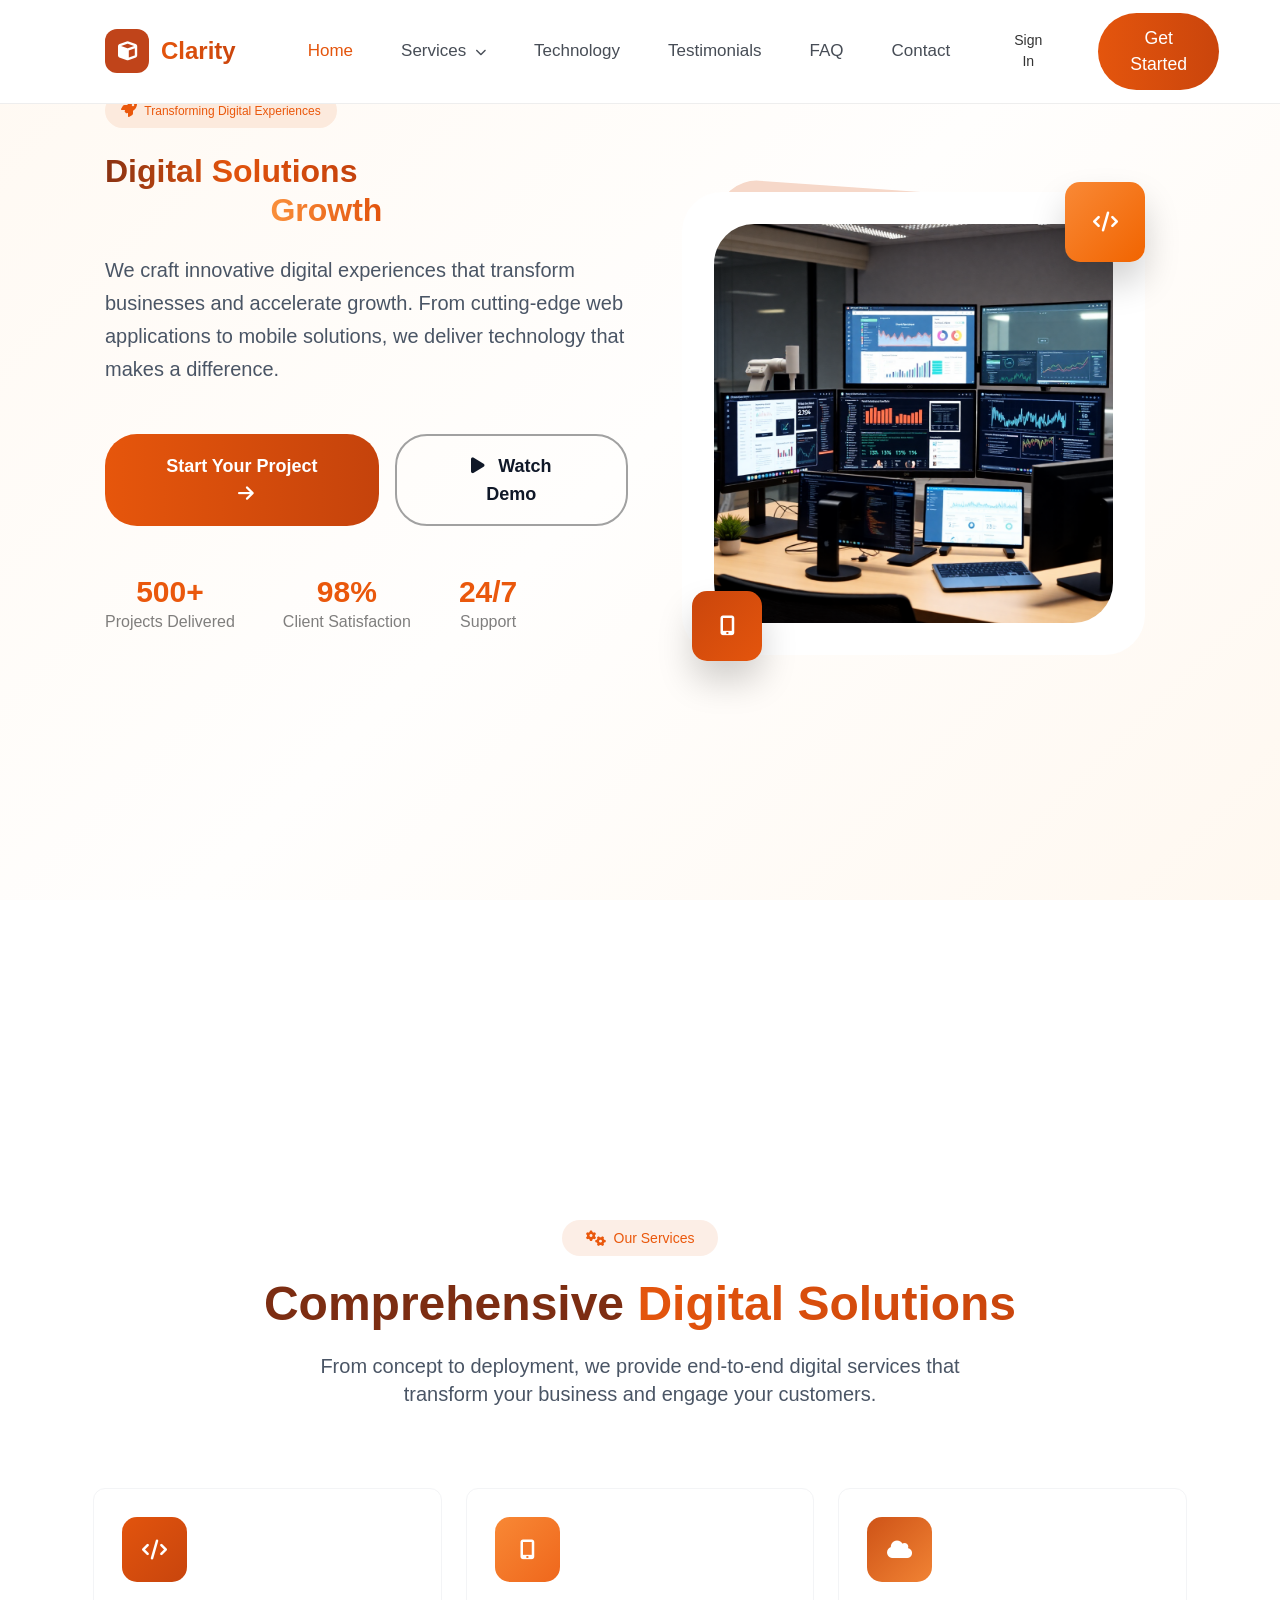
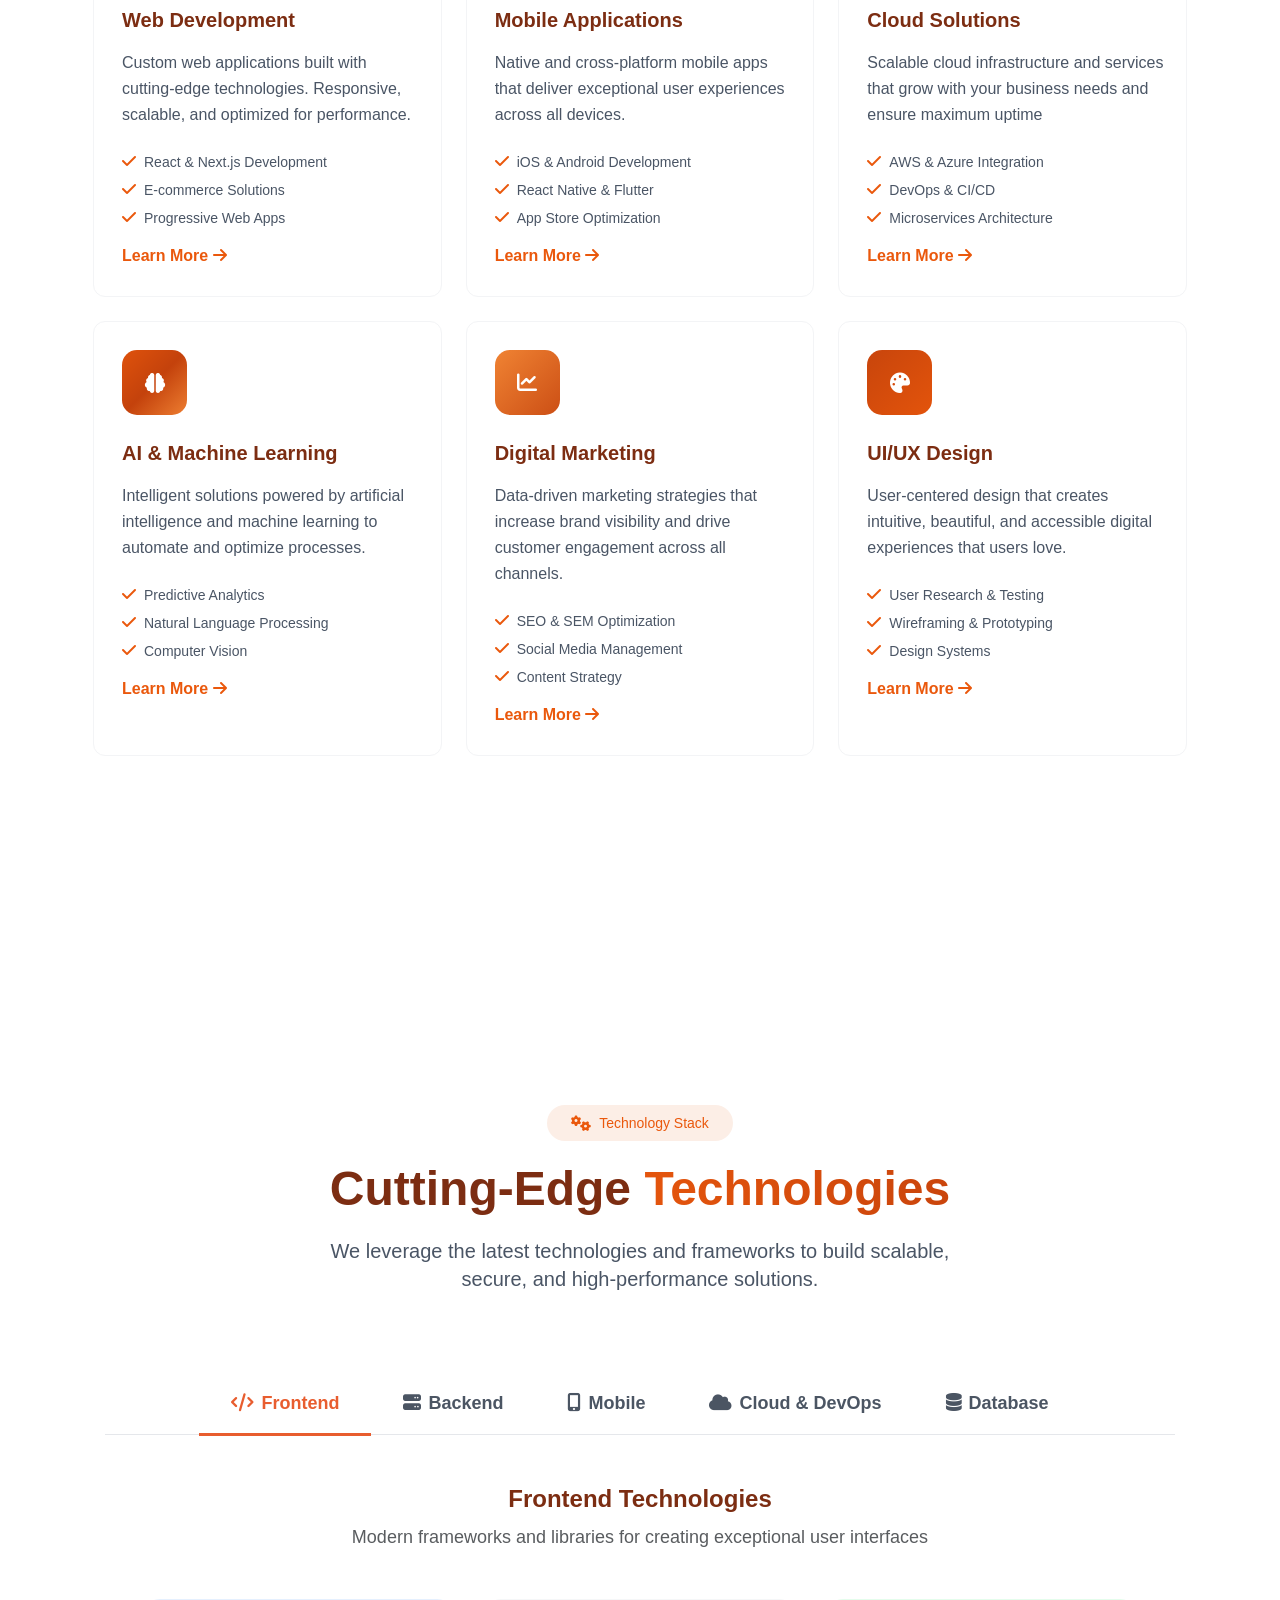
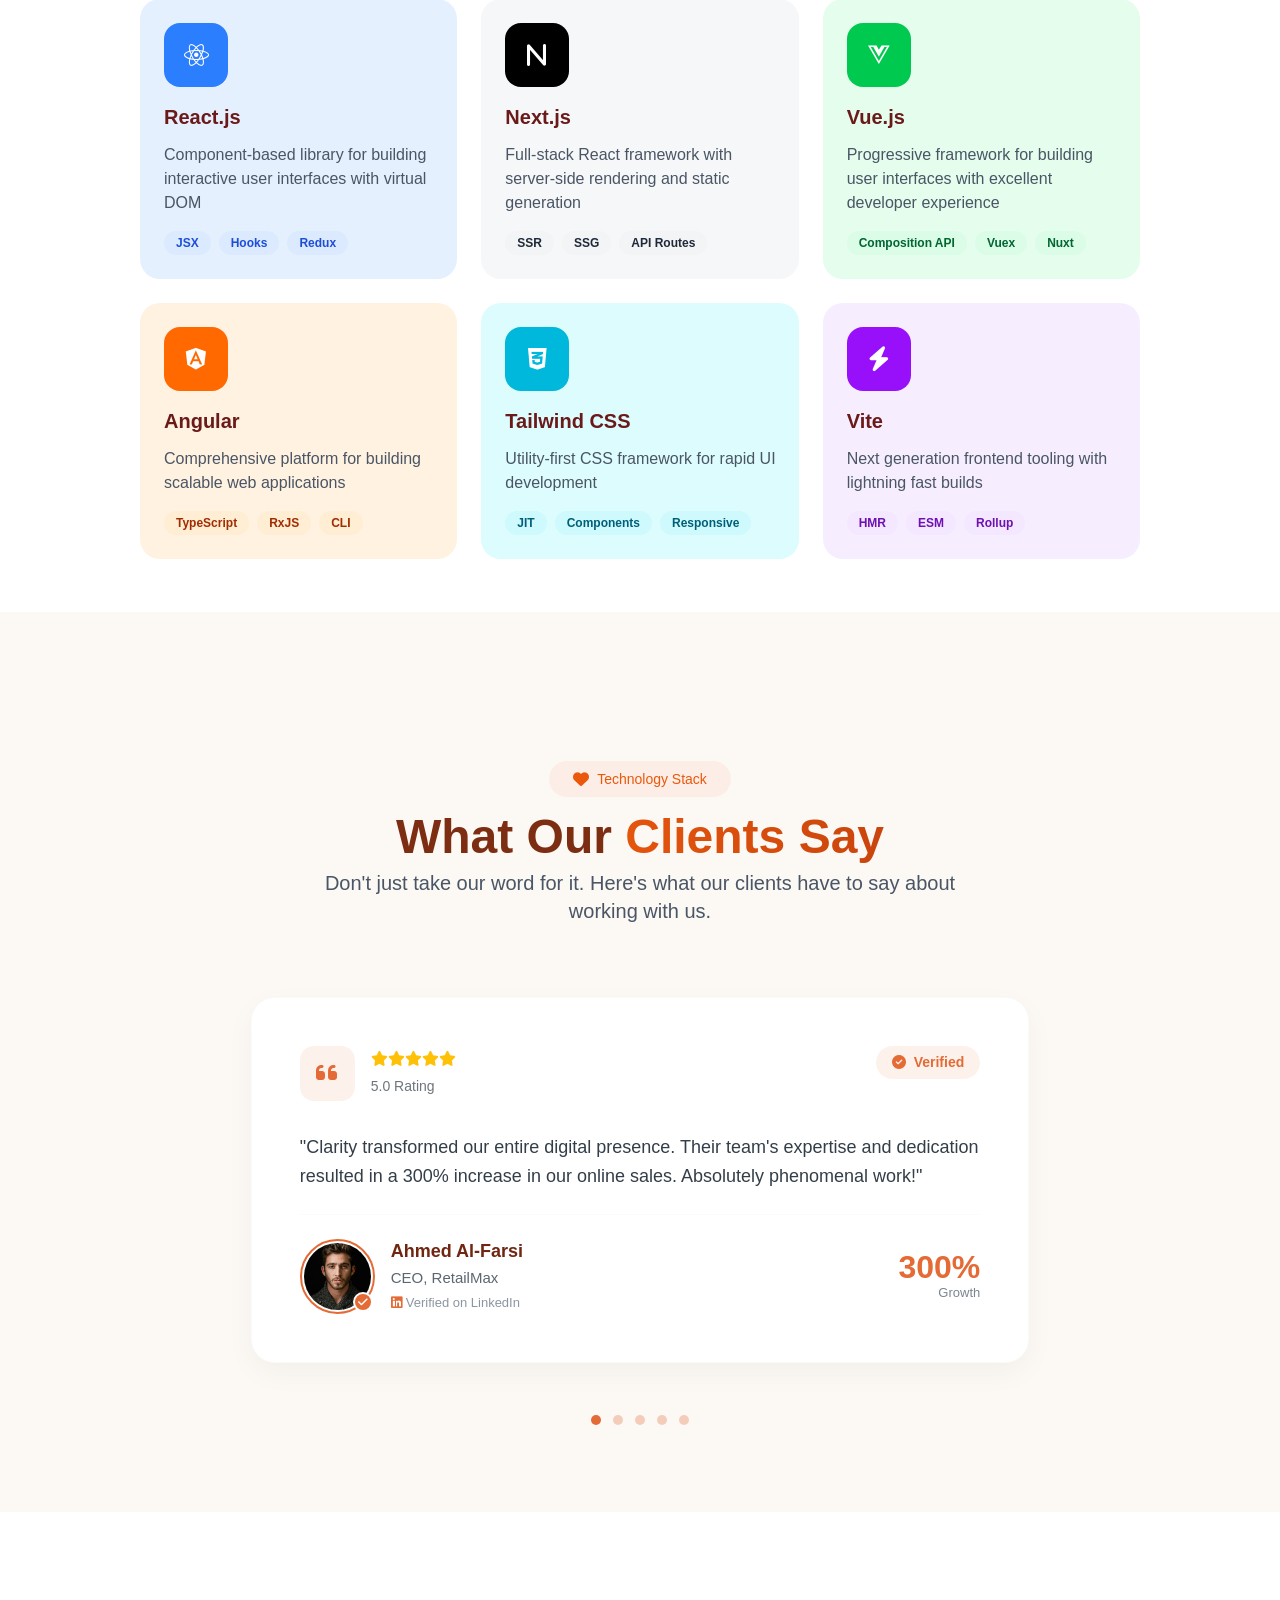
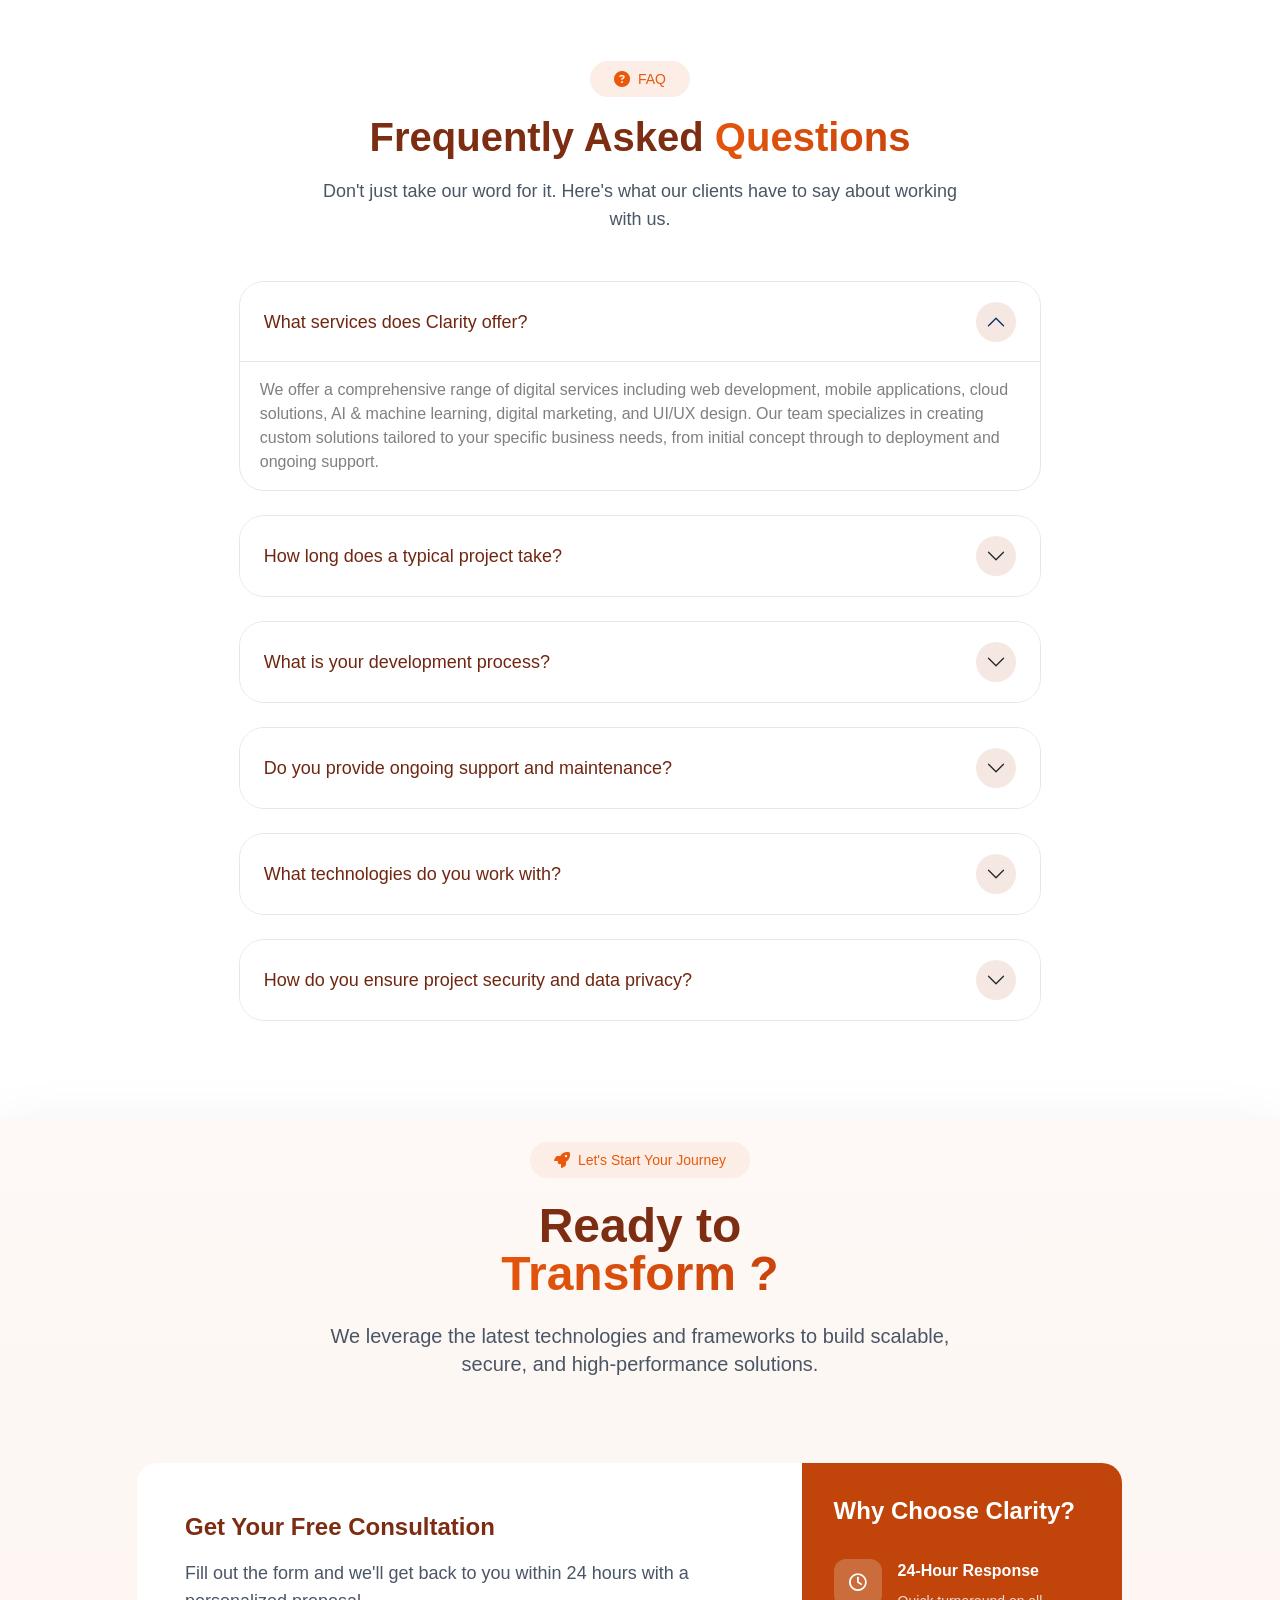
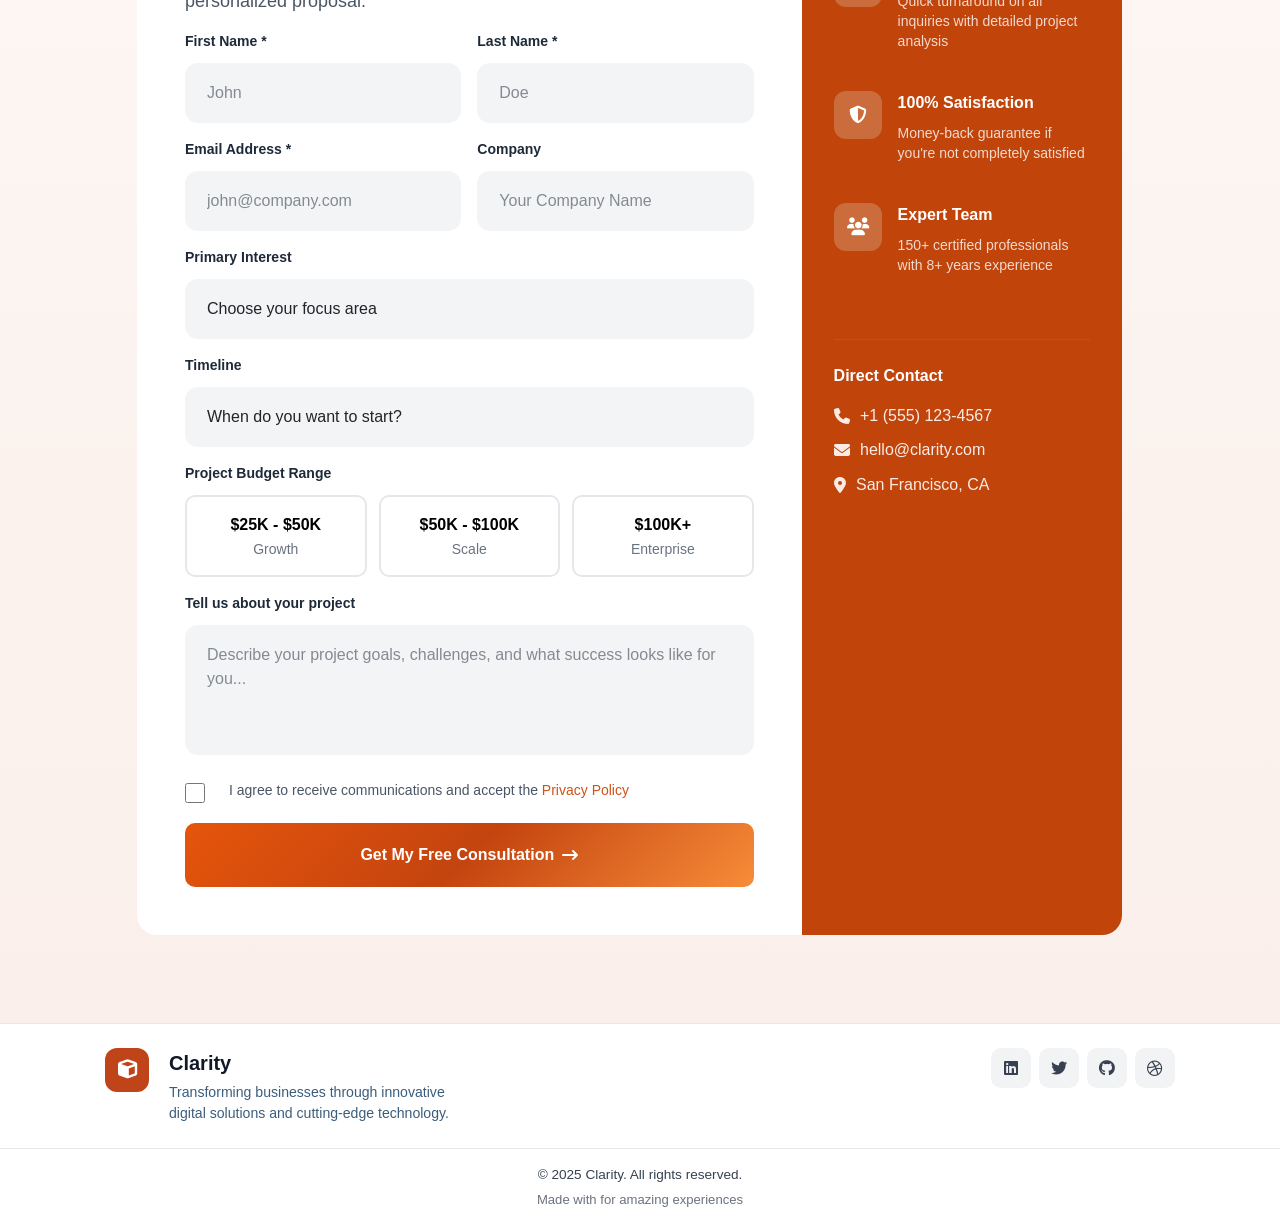
<file: index.html>
<!DOCTYPE html>
<html lang="en">
<head>
    <meta charset="UTF-8">
    <meta name="viewport" content="width=device-width, initial-scale=1.0">
    <title>Clarity</title>
    <link rel="stylesheet" href="css/bootstrap.css">
    <link rel="stylesheet" href="css/style.css">
    <link rel="stylesheet" href="css/media.css">
    <link rel="stylesheet" href="https://cdnjs.cloudflare.com/ajax/libs/font-awesome/6.5.0/css/all.min.css" crossorigin="anonymous" referrerpolicy="no-referrer" />
</head>
<body>
    <!-- NAVBAR -->
    <nav class="navbar navbar-expand-lg sticky-top">
        <div class="container">
            <a class="navbar-brand" href="#">
                <div class="logo-icon"><i class="fa-solid fa-cube"></i></div>
                <span class="clarity">Clarity</span>
            </a>

            <button class="navbar-toggler" type="button" data-bs-toggle="collapse" data-bs-target="#navMain" aria-controls="navMain" aria-expanded="false" aria-label="Toggle navigation">
                <span class="navbar-toggler-icon"></span>
            </button>

            <!-- Collapsible content -->
            <div class="collapse navbar-collapse" id="navMain">

                <ul class="navbar-nav ms-3 align-items-lg-center">

                    <li class="nav-item">
                        <a class="nav-link active-link" href="#">Home</a>
                    </li>

                    <!-- Services mega dropdown -->
                    <li class="nav-item dropdown">
                        <a class="nav-link dropdown-toggle" href="#" role="button" data-bs-toggle="dropdown" data-bs-auto-close="true" aria-expanded="false">
                            Services <span class="caret"><i class="fa-solid fa-chevron-down"></i></span>
                        </a>
                        <div class="dropdown-menu mega-menu">
                            <div class="row g-0 ">

                                <!-- Development -->
                                <div class="col-lg-4">
                                    <div class="col-label">Development</div>
                                    <a class="mega-item" href="#">
                                        <div class="mega-icon"><i class="fa-solid fa-code"></i></div>
                                        <div>
                                            <div class="mega-item-title">Web Development</div>
                                            <div class="mega-item-desc">Custom web applications &amp; websites</div>
                                        </div>
                                    </a>
                                    <a class="mega-item" href="#">
                                        <div class="mega-icon"><i class="fa-solid fa-mobile-screen-button"></i></div>
                                        <div>
                                            <div class="mega-item-title">Mobile Apps</div>
                                            <div class="mega-item-desc">iOS &amp; Android native apps</div>
                                        </div>
                                    </a>
                                    <a class="mega-item" href="#">
                                        <div class="mega-icon"><i class="fa-solid fa-palette"></i></div>
                                        <div>
                                            <div class="mega-item-title">UI/UX Design</div>
                                            <div class="mega-item-desc">User-centered design solutions</div>
                                        </div>
                                    </a>
                                </div>

                                <!-- Infrastructure & AI -->
                                <div class="col-lg-4">
                                    <div class="col-label">Infrastructure &amp; AI</div>
                                    <a class="mega-item" href="#">
                                        <div class="mega-icon"><i class="fa-solid fa-cloud"></i></div>
                                        <div>
                                            <div class="mega-item-title">Cloud Solutions</div>
                                            <div class="mega-item-desc">Scalable cloud infrastructure</div>
                                        </div>
                                    </a>
                                    <a class="mega-item" href="#">
                                        <div class="mega-icon"><i class="fa-solid fa-brain"></i></div>
                                        <div>
                                            <div class="mega-item-title">AI &amp; Machine Learning</div>
                                            <div class="mega-item-desc">Intelligent automation solutions</div>
                                        </div>
                                    </a>
                                    <a class="mega-item" href="#">
                                        <div class="mega-icon"><i class="fa-solid fa-database"></i></div>
                                        <div>
                                            <div class="mega-item-title">Data Solutions</div>
                                            <div class="mega-item-desc">Database &amp; analytics platforms</div>
                                        </div>
                                    </a>
                                </div>

                                <!-- Marketing -->
                                <div class="col-lg-4">
                                    <div class="col-label">Marketing</div>
                                    <a class="mega-item" href="#">
                                        <div class="mega-icon"><i class="fa-solid fa-chart-line"></i></div>
                                        <div>
                                            <div class="mega-item-title">Digital Marketing</div>
                                            <div class="mega-item-desc">SEO, SEM &amp; social media</div>
                                        </div>
                                    </a>
                                    <a class="mega-item" href="#">
                                        <div class="mega-icon"><i class="fa-solid fa-bullhorn"></i></div>
                                        <div>
                                            <div class="mega-item-title">Content Strategy</div>
                                            <div class="mega-item-desc">Engaging content creation</div>
                                        </div>
                                    </a>
                                    <div class="help-card">
                                        <h6>Need help choosing?</h6>
                                        <p>Talk to our experts to find the perfect solution for your business.</p>
                                        <a href="#">Contact us <i class="fa-solid fa-arrow-right-long"></i></a>
                                    </div>
                                </div>
                            </div>
                        </div>
                    </li>

                    <li class="nav-item">
                        <a class="nav-link" href="#">Technology</a>
                    </li>
                    <li class="nav-item">
                        <a class="nav-link" href="#">Testimonials</a>
                    </li>
                    <li class="nav-item">
                        <a class="nav-link" href="#">FAQ</a>
                    </li>
                    <li class="nav-item">
                        <a class="nav-link" href="#">Contact</a>
                    </li>
                </ul>

                <div class="d-flex align-items-center gap-3 ms-auto right-nav text-center">
                    <a href="#" class="btn-signinn text-decoration-none">Sign In</a>
                    <a href="#" class="btn-ctaa">Get Started</a>
                </div>

            </div>
        </div>
    </nav>

    <!-- HERO -->
    <section class="home pt-5" id="Home">
        <div class="container ">
            <div class="row">
                <div class="col-md-12  col-lg-6 pt-3 ">
                    <div class="info  border-0 d-inline-block  px-3  rounded-5 mt-4">
                        <i class="fa-solid fa-rocket fs-6"></i>
                        <span class="ms-1"> Transforming Digital Experiences</span>
                    </div>

                    <!-- titel  -->
                    <div class="titel">
                        <h1 class="mt-4 ">
                            <span class="Digital ">Digital Solutions</span>
                            <span class="Drive  ">That Drive</span>
                            <span class="Growth">Growth</span>
                        </h1>
                        <p class="mt-lg-4 mt-md-4">
                            We craft innovative digital experiences that transform businesses and accelerate growth. From
                            cutting-edge web applications to mobile solutions, we deliver technology that makes a difference.
                        </p>
                    </div>
                    <div class=" buttons  d-flex flex-column flex-md-row gap-3 mt-lg-5 mt-md-5">
                        <button type="button" class="btn btn-primary px-lg-5 py-lg-3 px-md-5 py-md-3 rounded-5 "> Start Your Project <i
                            class="fa-solid fa-arrow-right ms-2"></i></button>
                        <button type="button" class="btn  btn-outline-warning px-lg-5 py-lg-3 px-md-5 py-md-3 rounded-5  border-2 "><i
                            class="fa-solid fa-play me-2 "></i> Watch Demo</button>
                    </div>
                    <div class="there-span d-flex gap-lg-5 my-lg-5  gap-md-5 my-md-5 ">
                        <div class="text-center  d-flex flex-column ">
                            <span class="color">500+</span>
                            <span class="text text-black-50">Projects Delivered</span>
                        </div>
                        <div class="text-center d-flex flex-column">
                            <span class="color">98%</span>
                            <span class="text text-black-50">Client Satisfaction</span>
                        </div>
                        <div class="text-center d-flex flex-column">
                            <span class="color ">24/7</span>
                            <span class="text text-black-50">Support</span>
                        </div>
                    </div>
                </div>
                <!-- rigth side -->
                <div class="rigth-side col-md-12 col-lg-6 d-flex justify-content-center align-items-center pt-lg-5  pt-md-5 ">
                    <div class="hero-card position-relative ">
                        <figure class="  mx-auto">
                            <img  src="images/Clarity - Digital Solutions Platform_files/hero-img-sGwnWbTh.png" alt="hero-img">
                
                            <!-- الأيقونة اللي فوق -->
                            <div class="floating-icon top-icon">
                                <i class="fa-solid fa-code"></i>
                            </div>

                            <!-- الأيقونة اللي تحت -->
                            <div class="floating-icon bottom-icon">
                                <i class="fa-solid fa-mobile-screen-button"></i>
                            </div>
                        </figure>     
                    </div>
                </div>
            </div>
        </div>
    </section>

    <!-- Comprehensive Digital Solutions -->
    <section class="comprehensive" id="comprehensive">
        <div class="container">
            <div class="text text-center">
                <div class="icon d-inline-flex align-items-center  px-4 py-2 rounded-pill">
                    <i class="fa-solid fa-gears"></i>
                    <span class="our">Our Services</span>
                </div>
                <h2 class="comper">Comprehensive <span class="Digital"> Digital Solutions</span></h2>
                <p>From concept to deployment, we provide end-to-end digital services that transform your business and engage your customers.</p>
            </div>
            <div class="row gap-4 mb-4 ">
                <div class="group col">
                    <div class="icon-1 color-1">
                        <i class="fa-solid fa-code"></i>
                    </div>
                    <h2>Web Development</h2>
                    <p>Custom web applications built with cutting-edge technologies. Responsive, scalable, and optimized for performance.</p>
                    <ul>
                        <li><i class="fa-solid fa-check"></i>React & Next.js Development</li>
                        <li><i class="fa-solid fa-check"></i>E-commerce Solutions</li>
                        <li><i class="fa-solid fa-check"></i>Progressive Web Apps</li>
                    </ul>
                    <a href="">Learn More <i class="fa-solid fa-arrow-right"></i></a>
                </div>
                <div class="group col">
                    <div class="icon-1 color-2">
                        <i class="fa-solid fa-mobile-screen-button"></i>
                    </div>
                    <h2>Mobile Applications</h2>
                    <p>Native and cross-platform mobile apps that deliver exceptional user experiences across all devices.</p>
                    <ul>
                        <li><i class="fa-solid fa-check"></i>iOS & Android Development</li>
                        <li><i class="fa-solid fa-check"></i>React Native & Flutter</li>
                        <li><i class="fa-solid fa-check"></i>App Store Optimization</li>
                    </ul>
                    <a href="">Learn More <i class="fa-solid fa-arrow-right"></i></a>
                </div>
                <div class="group col">
                    <div class="icon-1 color-3">
                        <i class="fa-solid fa-cloud"></i>
                    </div>
                    <h2>Cloud Solutions</h2>
                    <p>Scalable cloud infrastructure and services that grow with your business needs and ensure maximum uptime</p>
                    <ul>
                        <li><i class="fa-solid fa-check"></i>AWS & Azure Integration</li>
                        <li><i class="fa-solid fa-check"></i>DevOps & CI/CD</li>
                        <li><i class="fa-solid fa-check"></i>Microservices Architecture</li>
                    </ul>
                    <a href="">Learn More <i class="fa-solid fa-arrow-right"></i></a>
                </div>
                <div class="group col">
                    <div class="icon-1 color-4">
                        <i class="fa-solid fa-brain"></i>
                    </div>
                    <h2>AI & Machine Learning</h2>
                    <p>Intelligent solutions powered by artificial intelligence and machine learning to automate and optimize processes.</p>
                    <ul>
                        <li><i class="fa-solid fa-check"></i>Predictive Analytics</li>
                        <li><i class="fa-solid fa-check"></i>Natural Language Processing</li>
                        <li><i class="fa-solid fa-check"></i>Computer Vision</li>
                    </ul>
                    <a href="">Learn More <i class="fa-solid fa-arrow-right"></i></a>
                </div>
                <div class="group col">
                    <div class="icon-1 color-5">
                        <i class="fa-solid fa-chart-line"></i>
                    </div>
                    <h2>Digital Marketing</h2>
                    <p>Data-driven marketing strategies that increase brand visibility and drive customer engagement across all channels.</p>
                    <ul>
                        <li><i class="fa-solid fa-check"></i>SEO & SEM Optimization</li>
                        <li><i class="fa-solid fa-check"></i>Social Media Management</li>
                        <li><i class="fa-solid fa-check"></i>Content Strategy</li>
                    </ul>
                    <a href="">Learn More <i class="fa-solid fa-arrow-right"></i></a>
                </div>
                <div class="group col">
                    <div class="icon-1 color-6">
                        <i class="fa-solid fa-palette"></i>
                    </div>
                    <h2>UI/UX Design</h2>
                    <p>User-centered design that creates intuitive, beautiful, and accessible digital experiences that users love.</p>
                    <ul>
                        <li><i class="fa-solid fa-check"></i>User Research & Testing</li>
                        <li><i class="fa-solid fa-check"></i>Wireframing & Prototyping</li>
                        <li><i class="fa-solid fa-check"></i>Design Systems</li>
                    </ul>
                    <a href="">Learn More <i class="fa-solid fa-arrow-right"></i></a>
                </div>
            </div>
        </div>
    </section>

    <!-- Cutting-Edge Technologies -->
    <div class="cutting">
        <div class="container">
            <div class="text text-center">
                <div class="icon d-inline-flex align-items-center  px-4 py-2 rounded-pill">
                    <i class="fa-solid fa-gears"></i>
                    <span class="our">Technology Stack</span>
                </div>
                <h2 class="comper">Cutting-Edge <span class="Digital"> Technologies</span></h2>
                <p>We leverage the latest technologies and frameworks to build scalable, secure, and high-performance solutions.</p>
            </div>
            <!-- ══ RADIO INPUTS ══ -->
            <input style="display: none;" type="radio" name="tabs" id="tab-fe"    checked>
            <input style="display: none;" type="radio" name="tabs" id="tab-be">
            <input style="display: none;" type="radio" name="tabs" id="tab-mob">
            <input style="display: none;" type="radio" name="tabs" id="tab-cloud">
            <input style="display: none;" type="radio" name="tabs" id="tab-db">

            <!-- ══ NAV ══ -->
            <div class="tab-nav">
                <div class="d-flex flex-wrap justify-content-center mb-12">
                    <label for="tab-fe">   <i class="fa-solid fa-code"></i> Frontend</label>
                    <label for="tab-be">   <i class="fa-solid fa-server"></i> Backend</label>
                    <label for="tab-mob">  <i class="fa-solid fa-mobile-screen-button"></i> Mobile</label>
                    <label for="tab-cloud"><i class="fa-solid fa-cloud"></i> Cloud &amp; DevOps</label>
                    <label for="tab-db">   <i class="fa-solid fa-database"></i> Database</label>
                </div>
            </div>

            <!-- ══ CONTENT ══ -->
            <div class="content container py-5">

                <!-- ════════ FRONTEND ════════ -->
                <div class="section sec-fe">
                    <div class="text-center mb-5">
                        <h1 class="section-title mb-2">Frontend Technologies</h1>
                        <p class="text-muted">Modern frameworks and libraries for creating exceptional user interfaces</p>
                    </div>
                    <div class="row g-4">
                        <!-- React (card only - no modal) -->
                        <div class="col-md-4">
                            <div class="db-card bg-blue-light p-4 h-100">
                                <div class="icon-box ic-blue mb-3"><i class="fa-brands fa-react"></i></div>
                                <div class="card-name">React.js</div>
                                <p class="card-desc">Component-based library for building interactive user interfaces with virtual DOM</p>
                                <div class="d-flex flex-wrap gap-2 mt-2">
                                    <span class="badge tech-badge b-blue">JSX</span>
                                    <span class="badge tech-badge b-blue">Hooks</span>
                                    <span class="badge tech-badge b-blue">Redux</span>
                                </div>
                            </div>
                        </div>

                        <!-- Next.js -->
                        <div class="col-md-4">
                            <div class="db-card bg-slate-light p-4 h-100">
                                <div class="icon-box ic-black mb-3"><i class="fa-solid fa-n"></i></div>
                                <div class="card-name">Next.js</div>
                                <p class="card-desc">Full-stack React framework with server-side rendering and static generation</p>
                                <div class="d-flex flex-wrap gap-2 mt-2">
                                    <span class="badge tech-badge b-slate">SSR</span>
                                    <span class="badge tech-badge b-slate">SSG</span>
                                    <span class="badge tech-badge b-slate">API Routes</span>
                                </div>
                            </div>
                        </div>

                        <!-- Vue.js -->
                        <div class="col-md-4">
                            <div class="db-card bg-green-light p-4 h-100">
                                <div class="icon-box ic-green mb-3"><i class="fa-brands fa-vuejs"></i></div>
                                <div class="card-name">Vue.js</div>
                                <p class="card-desc">Progressive framework for building user interfaces with excellent developer experience</p>
                                <div class="d-flex flex-wrap gap-2 mt-2">
                                    <span class="badge tech-badge b-green">Composition API</span>
                                    <span class="badge tech-badge b-green">Vuex</span>
                                    <span class="badge tech-badge b-green">Nuxt</span>
                                </div>
                            </div>
                        </div>

                        <!-- Angular -->
                        <div class="col-md-4">
                            <div class="db-card  bg-red-light p-4 h-100">
                                <div class="icon-box ic-red mb-3"><i class="fa-brands fa-angular"></i></div>
                                <div class="card-name">Angular</div>
                                <p class="card-desc">Comprehensive platform for building scalable web applications</p>
                                <div class="d-flex flex-wrap gap-2 mt-2">
                                    <span class="badge tech-badge b-red">TypeScript</span>
                                    <span class="badge tech-badge b-red">RxJS</span>
                                    <span class="badge tech-badge b-red">CLI</span>
                                </div>
                            </div>
                        </div>

                        <!-- Tailwind -->
                        <div class="col-md-4">
                            <div class="db-card bg-amber-light p-4 h-100">
                                <div class="icon-box ic-amber mb-3"><i class="fa-brands fa-css3-alt"></i></div>
                                <div class="card-name">Tailwind CSS</div>
                                <p class="card-desc">Utility-first CSS framework for rapid UI development</p>
                                <div class="d-flex flex-wrap gap-2 mt-2">
                                    <span class="badge tech-badge b-amber">JIT</span>
                                    <span class="badge tech-badge b-amber">Components</span>
                                    <span class="badge tech-badge b-amber">Responsive</span>
                                </div>
                            </div>
                        </div>

                        <!-- VITE -->
                        <div class="col-md-4">
                            <div class="db-card bg-violet-light p-4 h-100">
                                <div class="icon-box ic-violet mb-3"><i class="fa-solid fa-bolt"></i></div>
                                <div class="card-name">Vite</div>
                                <p class="card-desc">Next generation frontend tooling with lightning fast builds</p>
                                <div class="d-flex flex-wrap gap-2 mt-2">
                                    <span class="badge tech-badge b-violet">HMR</span>
                                    <span class="badge tech-badge b-violet">ESM</span>
                                    <span class="badge tech-badge b-violet">Rollup</span>
                                </div>
                            </div>
                        </div>
                    </div>
                </div>

                <!-- ════════ BACKEND ════════ -->
                <div class="section sec-be">
                    <div class="text-center mb-5">
                        <h1 class="section-title mb-2">Backend Technologies</h1>
                        <p class="text-muted">Robust server-side technologies for scalable and secure applications</p>
                    </div>
                    <div class="row g-4">

                        <div class="col-md-4">
                            <label for="m-node" class="db-card bg-green-light p-4 h-100">
                                <div class="icon-box ic-green mb-3"><i class="fa-brands fa-node-js"></i></div>
                                <div class="card-name">Node.js</div>
                                <p class="card-desc">JavaScript runtime built on Chrome's V8 engine for server-side developmen</p>
                                <div class="d-flex flex-wrap gap-2 mt-2">
                                    <span class="badge tech-badge b-green">Express.js</span>
                                    <span class="badge tech-badge b-green">NPM</span>
                                    <span class="badge tech-badge b-green">TypeScript</span>
                                </div>
                            </label>
                        </div>

                        <!-- Python -->
                        <div class="col-md-4">
                            <label for="m-express" class="db-card bg-blue-light p-4 h-100">
                                <div class="icon-box ic-blue mb-3"><i class="fa-brands fa-python"></i></div>
                                <div class="card-name">Python</div>
                                <p class="card-desc">Versatile programming language with powerful frameworks for web development</p>
                                <div class="d-flex flex-wrap gap-2 mt-2">
                                    <span class="badge tech-badge b-blue">Django</span>
                                    <span class="badge tech-badge b-blue">FastAPI</span>
                                    <span class="badge tech-badge b-blue">Flask</span>
                                </div>
                            </label>
                        </div>

                        <!-- Golang -->
                        <div class="col-md-4">
                            <label for="m-fastapi" class="db-card bg-sky-light p-4 h-100">
                                <div class="icon-box ic-sky mb-3"><i class="fa-solid fa-g"></i></div>
                                <div class="card-name">Golang</div>
                                <p class="card-desc">Fast, statically typed language designed for modern software development</p>
                                <div class="d-flex flex-wrap gap-2 mt-2">
                                    <span class="badge tech-badge b-sky">Gin</span>
                                    <span class="badge tech-badge b-sky">Goroutines</span>
                                    <span class="badge tech-badge b-sky">Microservices</span>
                                </div>
                            </label>
                        </div>

                        <!-- Java -->
                        <div class="col-md-4">
                            <label for="m-django" class="db-card bg-violet-light p-4 h-100">
                                <div class="icon-box ic-violet mb-3"><i class="fa-brands fa-java"></i></div>
                                <div class="card-name">Java</div>
                                <p class="card-desc">Enterprise-grade platform with robust frameworks for large-scale applications</p>
                                <div class="d-flex flex-wrap gap-2 mt-2">
                                    <span class="badge tech-badge b-violet">Spring Boot</span>
                                    <span class="badge tech-badge b-violet">Hibernate</span>
                                    <span class="badge tech-badge b-violet">Maven</span>
                                </div>
                            </label>
                        </div>

                        <!-- .NET Core -->
                        <div class="col-md-4">
                            <label for="m-spring" class="db-card bg-teal-light p-4 h-100">
                                <div class="icon-box ic-teal mb-3"><i class="fa-solid fa-code"></i></div>
                                <div class="card-name">.NET Core</div>
                                <p class="card-desc">Cross-platform framework for building modern, cloud-based applications</p>
                                <div class="d-flex flex-wrap gap-2 mt-2">
                                    <span class="badge tech-badge b-teal">C#</span>
                                    <span class="badge tech-badge b-teal">Entity Framework</span>
                                    <span class="badge tech-badge b-teal">Azure</span>
                                </div>
                            </label>
                        </div>

                        <!-- Ruby -->
                        <div class="col-md-4">
                            <label for="m-gqlb" class="db-card bg-indigo-light p-4 h-100">
                                <div class="icon-box ic-indigo mb-3"><i class="fa-regular fa-gem"></i></div>
                                <div class="card-name">Ruby</div>
                                <p class="card-desc">Dynamic language focused on simplicity and productivity</p>
                                <div class="d-flex flex-wrap gap-2 mt-2">
                                    <span class="badge tech-badge b-indigo">Rails</span>
                                    <span class="badge tech-badge b-indigo">Sinatra</span>
                                    <span class="badge tech-badge b-indigo">RubyGems</span>
                                </div>
                            </label>
                        </div>
                    </div>
                </div>

                <!-- ════════ MOBILE ════════ -->
                <div class="section sec-mob">
                    <div class="text-center mb-5">
                        <h1 class="section-title mb-2">Mobile Technologies</h1>
                        <p class="text-muted">Native and cross-platform solutions for iOS and Android development</p>
                    </div>
                    <div class="row g-4">

                    <!-- React Native -->
                    <div class="col-md-4">
                        <label for="m-rn" class="db-card bg-blue-light p-4 h-100">
                            <div class="icon-box ic-blue mb-3"><i class="fa-brands fa-react"></i></div>
                            <div class="card-name">React Native</div>
                            <p class="card-desc">Cross-platform mobile development using React and JavaScript</p>
                            <div class="d-flex flex-wrap gap-2 mt-2">
                                <span class="badge tech-badge b-blue">Expo</span>
                                <span class="badge tech-badge b-blue">Navigation</span>
                                <span class="badge tech-badge b-blue">Redux</span>
                            </div>
                        </label>
                    </div>

                    <!-- Flutter -->
                    <div class="col-md-4">
                        <label for="m-flutter" class="db-card bg-amber-light p-4 h-100">
                            <div class="icon-box ic-amber mb-3"><i class="fa-solid fa-mobile-screen-button"></i></div>
                            <div class="card-name">Flutter</div>
                            <p class="card-desc">Google's UI toolkit for building natively compiled applications</p>
                            <div class="d-flex flex-wrap gap-2 mt-2">
                                <span class="badge tech-badge b-amber">Dart</span>
                                <span class="badge tech-badge b-amber">Widgets</span>
                                <span class="badge tech-badge b-amber">Material</span>
                            </div>
                        </label>
                    </div>

                    <!-- iOS Native -->
                    <div class="col-md-4">
                        <label for="m-swift" class="db-card bg-slate-light p-4 h-100">
                            <div class="icon-box ic-slate mb-3"><i class="fa-brands fa-apple"></i></div>
                            <div class="card-name">iOS Native</div>
                            <p class="card-desc">Native iOS development using Swift and Xcode</p>
                            <div class="d-flex flex-wrap gap-2 mt-2">
                                <span class="badge tech-badge b-slate">Swift</span>
                                <span class="badge tech-badge b-slate">SwiftUI</span>
                                <span class="badge tech-badge b-slate">Core Data</span>
                            </div>
                        </label>
                    </div>

                    <!-- Android Native -->
                    <div class="col-md-4">
                        <label for="m-kotlin" class="db-card bg-green-light p-4 h-100">
                            <div class="icon-box ic-green mb-3"><i class="fa-brands fa-android"></i></div>
                            <div class="card-name">Android Native</div>
                            <p class="card-desc">Native Android development using Kotlin and Android Studio</p>
                            <div class="d-flex flex-wrap gap-2 mt-2">
                                <span class="badge tech-badge b-green">Kotlin</span>
                                <span class="badge tech-badge b-green">Jetpack</span>
                                <span class="badge tech-badge b-green">Room</span>
                            </div>
                        </label>
                    </div>

                    <!-- XAMARIN -->
                    <div class="col-md-4">
                        <label for="m-ionic" class="db-card bg-violet-light p-4 h-100">
                            <div class="icon-box ic-violet mb-3"><i class="fa-solid fa-code"></i></div>
                            <div class="card-name">Xamarin</div>
                            <p class="card-desc">Microsoft's cross-platform solution using C# and .NET</p>
                            <div class="d-flex flex-wrap gap-2 mt-2">
                                <span class="badge tech-badge b-violet">C#</span>
                                <span class="badge tech-badge b-violet">Forms</span>
                                <span class="badge tech-badge b-violet">MVVM</span>
                            </div>
                        </label>
                    </div>

                    <!-- PWA -->
                    <div class="col-md-4">
                        <label for="m-expo" class="db-card bg-red-light p-4 h-100">
                            <div class="icon-box ic-red mb-3"><i class="fa-solid fa-globe"></i></div>
                            <div class="card-name">PWA</div>
                            <p class="card-desc">Progressive Web Apps with native-like mobile experiences</p>
                            <div class="d-flex flex-wrap gap-2 mt-2">
                                <span class="badge tech-badge b-red">Service Worker</span>
                                <span class="badge tech-badge b-red">Manifest</span>
                                <span class="badge tech-badge b-red">Offline</span>
                            </div>
                        </label>
                    </div>

                    </div>
                </div>

                <!-- ════════ CLOUD ════════ -->
                <div class="section sec-cloud">
                    <div class="text-center mb-5">
                        <h1 class="section-title fs-2 mb-2">Cloud & DevOps</h1>
                        <p class="text-muted">Infrastructure, containerization and deployment tools for modern applications</p>
                    </div>
                    <div class="row g-4">

                        <!-- Docker -->
                        <div class="col-md-4">
                            <label for="m-docker" class="db-card bg-red-light p-4 h-100">
                                <div class="icon-box ic-red mb-3"><i class="fa-brands fa-aws"></i></div>
                                <div class="card-name">Amazon AWS</div>
                                <p class="card-desc">Comprehensive cloud computing platform with extensive services</p>
                                <div class="d-flex flex-wrap gap-2 mt-2">
                                    <span class="badge tech-badge b-red">EC2</span>
                                    <span class="badge tech-badge b-red">Lambda</span>
                                    <span class="badge tech-badge b-red">S3</span>
                                </div>
                            </label>
                        </div>

                        <!-- Microsoft Azure -->
                        <div class="col-md-4">
                            <label for="m-k8s" class="db-card bg-blue-light p-4 h-100">
                                <div class="icon-box ic-blue mb-3"><i class="fa-brands fa-microsoft"></i></div>
                                <div class="card-name">Microsoft Azure</div>
                                <p class="card-desc">Enterprise cloud platform with integrated development tools</p>
                                <div class="d-flex flex-wrap gap-2 mt-2">
                                    <span class="badge tech-badge b-blue">App Service</span>
                                    <span class="badge tech-badge b-blue">Functions</span>
                                    <span class="badge tech-badge b-blue">DevOps</span>
                                </div>
                            </label>
                        </div>

                        <!-- Google Cloud -->
                        <div class="col-md-4">
                            <label for="m-aws" class="db-card bg-sky-light p-4 h-100">
                                <div class="icon-box ic-sky mb-3"><i class="fa-brands fa-google"></i></div>
                                <div class="card-name">Google Cloud</div>
                                <p class="card-desc">Google's cloud computing platform with AI and ML capabilities</p>
                                <div class="d-flex flex-wrap gap-2 mt-2">
                                    <span class="badge tech-badge b-sky">Compute Engine</span>
                                    <span class="badge tech-badge b-sky">Cloud Run</span>
                                    <span class="badge tech-badge b-sky">BigQuery</span>
                                </div>
                            </label>
                        </div>

                        <!-- Docker -->
                        <div class="col-md-4">
                            <label for="m-tf" class="db-card bg-blue-light p-4 h-100">
                                <div class="icon-box ic-blue mb-3"><i class="fa-brands fa-docker"></i></div>
                                <div class="card-name">Docker</div>
                                <p class="card-desc">Containerization platform for consistent application deployment</p>
                                <div class="d-flex flex-wrap gap-2 mt-2">
                                    <span class="badge tech-badge b-blue">Containers</span>
                                    <span class="badge tech-badge b-blue">Images</span>
                                    <span class="badge tech-badge b-blue">Compose</span>
                                </div>
                            </label>
                        </div>

                        <!-- Kubernetes -->
                        <div class="col-md-4">
                            <label for="m-gh" class="db-card bg-violet-light p-4 h-100">
                                <div class="icon-box ic-violet mb-3"><i class="" style="font-size: 18px;">K8s</i></div>
                                <div class="card-name">Kubernetes</div>
                                <p class="card-desc">Container orchestration system for automating deployment and scaling</p>
                                <div class="d-flex flex-wrap gap-2 mt-2">
                                    <span class="badge tech-badge b-violet">Pods</span>
                                    <span class="badge tech-badge b-violet">Services</span>
                                    <span class="badge tech-badge b-violet">Helm</span>
                                </div>
                            </label>
                        </div>

                        <!-- CI/CD Pipeline -->
                        <div class="col-md-4">
                            <label for="m-nginx" class="db-card bg-slate-light p-4 h-100">
                                <div class="icon-box ic-slate mb-3"><i class="fa-brands fa-jenkins"></i></div>
                                <div class="card-name">CI/CD Pipeline</div>
                                <p class="card-desc">Automated build, test, and deployment workflows</p>
                                <div class="d-flex flex-wrap gap-2 mt-2">
                                    <span class="badge tech-badge b-slate">Jenkins</span>
                                    <span class="badge tech-badge b-slate">GitHub Actions</span>
                                    <span class="badge tech-badge b-slate">GitLab CI</span>
                                </div>
                            </label>
                        </div>
                    </div>
                </div>

                <!-- ════════ DATABASE ════════ -->
                <div class="section sec-db">
                    <div class="text-center mb-5">
                        <h1 class="section-title fs-2 mb-2">Database Technologies</h1>
                        <p class="text-muted">Robust data storage solutions for modern applications</p>
                    </div>
                    <div class="row g-4">

                        <!-- PostgreSQL -->
                        <div class="col-md-4">
                            <label for="m-pg" class="db-card bg-blue-light p-4 h-100">
                                <div class="icon-box mb-3" style="background: #1447E6;"><i class="fa-solid fa-database"></i></div>
                                <div class="card-name">PostgreSQL</div>
                                <p class="card-desc">Advanced open-source relational database with JSON support and ACID compliance</p>
                                <div class="d-flex flex-wrap gap-2 mt-2">
                                    <span class="badge tech-badge b-blue">ACID</span>
                                    <span class="badge tech-badge b-blue">JSON</span>
                                    <span class="badge tech-badge b-blue">Extensions</span>
                                </div>
                            </label>
                        </div>

                        <!-- MongoDB -->
                        <div class="col-md-4">
                            <label for="m-mongo" class="db-card bg-green-light p-4 h-100">
                                <div class="icon-box mb-3" style="background: #008236;"><span style="font-weight:900;font-size:.85rem">Mongo</span></div>
                                <div class="card-name">MongoDB</div>
                                <p class="card-desc">Flexible NoSQL document database for modern applications</p>
                                <div class="d-flex flex-wrap gap-2 mt-2">
                                    <span class="badge tech-badge b-green">Documents</span>
                                    <span class="badge tech-badge b-green">Aggregation</span>
                                    <span class="badge tech-badge b-green">Sharding</span>
                                </div>
                            </label>
                        </div>

                        <!-- Redis -->
                        <div class="col-md-4">
                            <label for="m-redis" class="db-card bg-sky-light p-4 h-100">
                                <div class="icon-box mb-3" style="background: #C10007;"><i class="fa-solid fa-fire"></i></div>
                                <div class="card-name">Redis</div>
                                <p class="card-desc">In-memory data structure store for caching and real-time applications</p>
                                <div class="d-flex flex-wrap gap-2 mt-2">
                                    <span class="badge tech-badge b-sky">Cache</span>
                                    <span class="badge tech-badge b-sky">Pub/Sub</span>
                                    <span class="badge tech-badge b-sky">Streams</span>
                                </div>
                            </label>
                        </div>

                        <!-- MySQL -->
                        <div class="col-md-4">
                            <label for="m-mysql" class="db-card bg-yell-light p-4 h-100">
                                <div class="icon-box ic-yell mb-3"><i class="fa-solid fa-database"></i></div>
                                <div class="card-name">MySQL</div>
                                <p class="card-desc">Popular open-source relational database management system</p>
                                <div class="d-flex flex-wrap gap-2 mt-2">
                                    <span class="badge tech-badge b-yell">InnoDB</span>
                                    <span class="badge tech-badge b-yell">Replication</span>
                                    <span class="badge tech-badge b-yell">Clustering</span>
                                </div>
                            </label>
                        </div>

                        <!-- Elasticsearch -->
                        <div class="col-md-4">
                            <label for="m-es" class="db-card bg-violet-light p-4 h-100">
                                <div class="icon-box ic-violet mb-3"><i class="fa-solid fa-chart-line"></i></div>
                                <div class="card-name">Elasticsearch</div>
                                <p class="card-desc">Distributed search and analytics engine for complex queries</p>
                                <div class="d-flex flex-wrap gap-2 mt-2">
                                    <span class="badge tech-badge b-violet">Search</span>
                                    <span class="badge tech-badge b-violet">Analytics</span>
                                    <span class="badge tech-badge b-violet">Kibana</span>
                                </div>
                            </label>
                        </div>

                        <!-- GraphQL DB -->
                        <div class="col-md-4">
                            <label for="m-gqldb" class="db-card bg-blue-light p-4 h-100">
                                <div class="icon-box mb-3" style="background-color: #1447E6;"><i class="fa-solid fa-circle-nodes"></i></div>
                                <div class="card-name">GraphQL</div>
                                <p class="card-desc">Query language and runtime for APIs with flexible data fetching</p>
                                <div class="d-flex flex-wrap gap-2 mt-2">
                                    <span class="badge tech-badge b-blue">Schema</span>
                                    <span class="badge tech-badge b-blue">Resolvers</span>
                                    <span class="badge tech-badge b-blue">Apollo</span>
                                </div>
                            </label>
                        </div>

                        </div>
                    </div><!-- /sec-db -->

            </div>
        </div>
    </div>

    <!--  Our Clients -->

    <section class="testimonials d-flex align-items-center justify-content-center mb-lg-5 py-5" id="Testimonials">
            <div class="container">

            <!-- title -->
            <div class="text text-center mt-lg-5 mb-4">
                <div class="icon d-inline-flex align-items-center px-4 py-2 rounded-pill mb-3">
                <i class="fa-solid fa-heart me-2"></i>
                <span class="our">Technology Stack</span>
                </div>

                <h2 class="comper mb-lg-2">What Our <span class="Digital mb-md-3"> Clients Say</span></h2>
                <p>Don't just take our word for it. Here's what our clients have to say about working with us.</p>
            </div>

            <div id="carouselExampleIndicators" class="carousel slide w-100" data-bs-ride="carousel" data-bs-interval="3000">
                <div class="carousel-indicators custom-indicators">
                <button type="button" data-bs-target="#carouselExampleIndicators" data-bs-slide-to="0" class="active"
                    aria-current="true" aria-label="Slide 1"></button>
                <button type="button" data-bs-target="#carouselExampleIndicators" data-bs-slide-to="1"
                    aria-label="Slide 2"></button>
                <button type="button" data-bs-target="#carouselExampleIndicators" data-bs-slide-to="2"
                    aria-label="Slide 3"></button>
                <button type="button" data-bs-target="#carouselExampleIndicators" data-bs-slide-to="3"
                    aria-label="Slide 4"></button>
                <button type="button" data-bs-target="#carouselExampleIndicators" data-bs-slide-to="4"
                    aria-label="Slide 5"></button>
                </div>

                <div class="carousel-inner">
                <!-- Slide 1 -->
                <div class="carousel-item active">
                    <div class="d-flex justify-content-center px-2 px-sm-3">
                    <div class="testimonial-card p-4 p-md-5 my-3 my-md-5 w-100 w-md-75">
                        <div class="d-flex flex-column flex-sm-row justify-content-sm-between align-items-start gap-3 mb-4">
                        <div class="d-flex align-items-center gap-3">
                            <div class="quote-icon-box d-flex justify-content-center align-items-center">
                            <i class="fa-solid fa-quote-left"></i>
                            </div>
                            <div>
                            <div class="star-rating mb-1">
                                <i class="fa-solid fa-star"></i><i class="fa-solid fa-star"></i><i
                                class="fa-solid fa-star"></i><i class="fa-solid fa-star"></i><i class="fa-solid fa-star"></i>
                            </div>
                            <span class="rating-text">5.0 Rating</span>
                            </div>
                        </div>
                        <div class="verified-badge-top d-flex align-items-center gap-2">
                            <i class="fa-solid fa-circle-check"></i> Verified
                        </div>
                        </div>
                        <div class="mb-4 pt-2">
                        <p class="testimonial-text m-0">
                            "Clarity transformed our entire digital presence. Their team's expertise and dedication resulted in
                            a 300% increase in our online sales. Absolutely phenomenal work!"
                        </p>
                        </div>
                        <hr class="my-4" style="border-color: rgba(0,0,0,0.06);">
                        <div
                        class="d-flex flex-column flex-sm-row justify-content-between align-items-start align-items-sm-center gap-3">
                        <div class="d-flex align-items-center gap-3">
                            <div class="avatar-wrapper">
                            <img src="images/Clarity - Digital Solutions Platform_files/avatar-1-CwUcGkzI.jpg" alt="Ahmed Al-Farsi" class="user-avatar">
                            <div class="verified-check-icon"><i class="fa-solid fa-check"></i></div>
                            </div>
                            <div>
                            <h5 class="user-name mb-1">Ahmed Al-Farsi</h5>
                            <p class="user-role mb-1">CEO, RetailMax</p>
                            <div class="linkedin-status d-flex align-items-center gap-1"><i class="fa-brands fa-linkedin"></i>
                                Verified on LinkedIn</div>
                            </div>
                        </div>
                        <div class="text-sm-end d-none d-sm-block">
                            <div class="metric-number">300%</div>
                            <div class="metric-label">Growth</div>
                        </div>
                        </div>
                    </div>
                    </div>
                </div>

                <!-- Slide 2 -->
                <div class="carousel-item">
                    <div class="d-flex justify-content-center px-2 px-sm-3">
                    <div class="testimonial-card p-4 p-md-5 my-3 my-md-5 w-100 w-md-75">
                        <div class="d-flex flex-column flex-sm-row justify-content-sm-between align-items-start gap-3 mb-4">
                        <div class="d-flex align-items-center gap-3">
                            <div class="quote-icon-box d-flex justify-content-center align-items-center">
                            <i class="fa-solid fa-quote-left"></i>
                            </div>
                            <div>
                            <div class="star-rating mb-1">
                                <i class="fa-solid fa-star"></i><i class="fa-solid fa-star"></i><i
                                class="fa-solid fa-star"></i><i class="fa-solid fa-star"></i><i class="fa-solid fa-star"></i>
                            </div>
                            <span class="rating-text">5.0 Rating</span>
                            </div>
                        </div>
                        <div class="verified-badge-top d-flex align-items-center gap-2">
                            <i class="fa-solid fa-circle-check"></i> Verified
                        </div>
                        </div>
                        <div class="mb-4 pt-2">
                        <p class="testimonial-text m-0">
                            "The telemedicine platform they built for us has revolutionized how we serve our patients. The
                            security, reliability, and user experience are all top-notch."
                        </p>
                        </div>
                        <hr class="my-4" style="border-color: rgba(0,0,0,0.06);">
                        <div
                        class="d-flex flex-column flex-sm-row justify-content-between align-items-start align-items-sm-center gap-3">
                        <div class="d-flex align-items-center gap-3">
                            <div class="avatar-wrapper">
                            <img src="images/Clarity - Digital Solutions Platform_files/avatar-2-DvihTPKl.jpg" alt="Dr. Michael Chen" class="user-avatar">
                            <div class="verified-check-icon"><i class="fa-solid fa-check"></i></div>
                            </div>
                            <div>
                            <h5 class="user-name mb-1">Dr. Michael Chen</h5>
                            <p class="user-role mb-1">Director, MedCare</p>
                            <div class="linkedin-status d-flex align-items-center gap-1"><i class="fa-brands fa-linkedin"></i>
                                Verified on LinkedIn</div>
                            </div>
                        </div>
                        <div class="text-sm-end d-none d-sm-block">
                            <div class="metric-number">100K+</div>
                            <div class="metric-label">Patients</div>
                        </div>
                        </div>
                    </div>
                    </div>
                </div>

                <!-- Slide 3 -->
                <div class="carousel-item">
                    <div class="d-flex justify-content-center px-2 px-sm-3">
                    <div class="testimonial-card p-4 p-md-5 my-3 my-md-5 w-100 w-md-75">
                        <div class="d-flex flex-column flex-sm-row justify-content-sm-between align-items-start gap-3 mb-4">
                        <div class="d-flex align-items-center gap-3">
                            <div class="quote-icon-box d-flex justify-content-center align-items-center">
                            <i class="fa-solid fa-quote-left"></i>
                            </div>
                            <div>
                            <div class="star-rating mb-1">
                                <i class="fa-solid fa-star"></i><i class="fa-solid fa-star"></i><i
                                class="fa-solid fa-star"></i><i class="fa-solid fa-star"></i><i class="fa-solid fa-star"></i>
                            </div>
                            <span class="rating-text">5.0 Rating</span>
                            </div>
                        </div>
                        <div class="verified-badge-top d-flex align-items-center gap-2">
                            <i class="fa-solid fa-circle-check"></i> Verified
                        </div>
                        </div>
                        <div class="mb-4 pt-2">
                        <p class="testimonial-text m-0">
                            "The AI-powered analytics dashboard they created has given us insights we never had before. Our
                            decision-making process has become so much more data-driven and effective."
                        </p>
                        </div>
                        <hr class="my-4" style="border-color: rgba(0,0,0,0.06);">
                        <div
                        class="d-flex flex-column flex-sm-row justify-content-between align-items-start align-items-sm-center gap-3">
                        <div class="d-flex align-items-center gap-3">
                            <div class="avatar-wrapper">
                            <img src="images/Clarity - Digital Solutions Platform_files/avatar-3-MKRsHcFc.jpg" alt="James Wilson" class="user-avatar">
                            <div class="verified-check-icon"><i class="fa-solid fa-check"></i></div>
                            </div>
                            <div>
                            <h5 class="user-name mb-1">James Wilson</h5>
                            <p class="user-role mb-1">VP of Operations, TechCorp</p>
                            <div class="linkedin-status d-flex align-items-center gap-1"><i class="fa-brands fa-linkedin"></i>
                                Verified on LinkedIn</div>
                            </div>
                        </div>
                        <div class="text-sm-end d-none d-sm-block">
                            <div class="metric-number">$1B+</div>
                            <div class="metric-label">Processed</div>
                        </div>
                        </div>
                    </div>
                    </div>
                </div>

                <!-- Slide 4 -->
                <div class="carousel-item w-75">
                    <div class="d-flex justify-content-center px-2 px-sm-3">
                    <div class="testimonial-card p-4 p-md-5 my-3 my-md-5 w-100 w-md-75">
                        <div class="d-flex flex-column flex-sm-row justify-content-sm-between align-items-start gap-3 mb-4">
                        <div class="d-flex align-items-center gap-3">
                            <div class="quote-icon-box d-flex justify-content-center align-items-center">
                            <i class="fa-solid fa-quote-left"></i>
                            </div>
                            <div>
                            <div class="star-rating mb-1">
                                <i class="fa-solid fa-star"></i><i class="fa-solid fa-star"></i><i
                                class="fa-solid fa-star"></i><i class="fa-solid fa-star"></i><i class="fa-solid fa-star"></i>
                            </div>
                            <span class="rating-text">5.0 Rating</span>
                            </div>
                        </div>
                        <div class="verified-badge-top d-flex align-items-center gap-2">
                            <i class="fa-solid fa-circle-check"></i> Verified
                        </div>
                        </div>
                        <div class="mb-4 pt-2">
                        <p class="testimonial-text m-0">
                            "The AI-powered analytics dashboard they created has given us insights we never had before. Our
                            decision-making process has become so much more data-driven and effective."
                        </p>
                        </div>
                        <hr class="my-4" style="border-color: rgba(0,0,0,0.06);">
                        <div
                        class="d-flex flex-column flex-sm-row justify-content-between align-items-start align-items-sm-center gap-3">
                        <div class="d-flex align-items-center gap-3">
                            <div class="avatar-wrapper">
                            <img src="images/Clarity - Digital Solutions Platform_files/avatar-4-CDQD_dyw.jpg" alt="James Wilson" class="user-avatar">
                            <div class="verified-check-icon"><i class="fa-solid fa-check"></i></div>
                            </div>
                            <div>
                            <h5 class="user-name mb-1">James Wilson</h5>
                            <p class="user-role mb-1">VP of Operations, TechCorp</p>
                            <div class="linkedin-status d-flex align-items-center gap-1"><i class="fa-brands fa-linkedin"></i>
                                Verified on LinkedIn</div>
                            </div>
                        </div>
                        <div class="text-sm-end d-none d-sm-block">
                            <div class="metric-number">10X</div>
                            <div class="metric-label">Insights</div>
                        </div>
                        </div>
                    </div>
                    </div>
                </div>

                <!-- Slide 5 -->
                <div class="carousel-item">
                    <div class="d-flex justify-content-center px-2 px-sm-3">
                    <div class="testimonial-card p-4 p-md-5 my-3 my-md-5 w-100 w-md-75">
                        <div class="d-flex flex-column flex-sm-row justify-content-sm-between align-items-start gap-3 mb-4">
                        <div class="d-flex align-items-center gap-3">
                            <div class="quote-icon-box d-flex justify-content-center align-items-center">
                            <i class="fa-solid fa-quote-left"></i>
                            </div>
                            <div>
                            <div class="star-rating mb-1">
                                <i class="fa-solid fa-star"></i><i class="fa-solid fa-star"></i><i
                                class="fa-solid fa-star"></i><i class="fa-solid fa-star"></i><i class="fa-solid fa-star"></i>
                            </div>
                            <span class="rating-text">5.0 Rating</span>
                            </div>
                        </div>
                        <div class="verified-badge-top d-flex align-items-center gap-2">
                            <i class="fa-solid fa-circle-check"></i> Verified
                        </div>
                        </div>
                        <div class="mb-4 pt-2">
                        <p class="testimonial-text m-0">
                            "The AI-powered analytics dashboard they created has given us insights we never had before. Our
                            decision-making process has become so much more data-driven and effective."
                        </p>
                        </div>
                        <hr class="my-4" style="border-color: rgba(0,0,0,0.06);">
                        <div
                        class="d-flex flex-column flex-sm-row justify-content-between align-items-start align-items-sm-center gap-3">
                        <div class="d-flex align-items-center gap-3">
                            <div class="avatar-wrapper">
                            <img src="images/Clarity - Digital Solutions Platform_files/avatar-3-MKRsHcFc.jpg" alt="James Wilson" class="user-avatar">
                            <div class="verified-check-icon"><i class="fa-solid fa-check"></i></div>
                            </div>
                            <div>
                            <h5 class="user-name mb-1">James Wilson</h5>
                            <p class="user-role mb-1">VP of Operations, TechCorp</p>
                            <div class="linkedin-status d-flex align-items-center gap-1"><i class="fa-brands fa-linkedin"></i>
                                Verified on LinkedIn</div>
                            </div>
                        </div>
                        <div class="text-sm-end d-none d-sm-block">
                            <div class="metric-number">0%</div>
                            <div class="metric-label">Insights</div>
                        </div>
                        </div>
                    </div>
                    </div>
                </div>

                </div>
            </div>

            </div>
    </section>

    <!-- /* Asked Questions Section */ -->
    <section id="FAQ" class="asked py-5">
            <div class="container">
            <!-- title -->
            <div class="text text-center mt-lg-5 mb-5">
                <div class="icon d-inline-flex align-items-center px-4 py-2 rounded-pill mb-3">
                <i class="fa-solid fa-circle-question me-2"></i>
                <span class="our">FAQ</span>
                </div>

                <h2 class="comper mb-3">Frequently Asked <span class="Digital">Questions</span></h2>
                <p class="mx-auto">Don't just take our word for it. Here's what our clients have to say about working with us.
                </p>
            </div>

            <!-- Accordion Wrapper - Responsive width added -->
            <div class="accordion w-75 w-md-75 mx-auto" id="accordionPanelsStayOpenExample">

                <!-- Item 1 -->
                <div class="accordion-item">
                <h2 class="accordion-header">
                    <button class="accordion-button" type="button" data-bs-toggle="collapse"
                    data-bs-target="#panelsStayOpen-collapseOne" aria-expanded="true"
                    aria-controls="panelsStayOpen-collapseOne">
                    What services does Clarity offer?
                    </button>
                </h2>
                <div id="panelsStayOpen-collapseOne" class="accordion-collapse collapse show">
                    <div class="accordion-body text-black-50">
                    We offer a comprehensive range of digital services including web development, mobile applications, cloud
                    solutions, AI & machine learning, digital marketing, and UI/UX design. Our team specializes in creating
                    custom solutions tailored to your specific business needs, from initial concept through to deployment and
                    ongoing support.
                    </div>
                </div>
                </div>

                <!-- Item 2 -->
                <div class="accordion-item">
                <h2 class="accordion-header">
                    <button class="accordion-button collapsed" type="button" data-bs-toggle="collapse"
                    data-bs-target="#panelsStayOpen-collapseTwo" aria-expanded="false"
                    aria-controls="panelsStayOpen-collapseTwo">
                    How long does a typical project take?
                    </button>
                </h2>
                <div id="panelsStayOpen-collapseTwo" class="accordion-collapse collapse">
                    <div class="accordion-body text-black-50">
                    Project timelines vary based on complexity and scope. A simple website might take 4-6 weeks, while a
                    complex web application or mobile app could take 3-6 months. We provide detailed project timelines during
                    our initial consultation and keep you updated throughout the development process with regular milestones
                    and deliverables.
                    </div>
                </div>
                </div>

                <!-- Item 3 -->
                <div class="accordion-item">
                <h2 class="accordion-header">
                    <button class="accordion-button collapsed" type="button" data-bs-toggle="collapse"
                    data-bs-target="#panelsStayOpen-collapseThree" aria-expanded="false"
                    aria-controls="panelsStayOpen-collapseThree">
                    What is your development process?
                    </button>
                </h2>
                <div id="panelsStayOpen-collapseThree" class="accordion-collapse collapse">
                    <div class="accordion-body">
                    We follow an agile development methodology that includes:

                    <ul class="last-icons text-black-50">
                        <li class="my-3"><i class="fa-solid fa-check "></i><span class="fw-bold text-black-75">Discovery & Planning: </span>
                        <span class="ms-1">Understanding your requirements and goals</span>
                        </li>
                        <li class="my-3"><i class="fa-solid fa-check"></i><span class="fw-bold text-black-75">Design: </span> <span
                            class="ms-1">Creating wireframes and visual designs</span></li>
                        <li class="my-3"><i class="fa-solid fa-check"></i><span class="fw-bold text-black-75">Development: </span> <span
                            class="ms-1">Building your solution with regular updates</span></li>
                        <li class="my-3"><i class="fa-solid fa-check"></i><span class="fw-bold text-black-75">Testing: </span> <span
                            class="ms-1">Rigorous QA and user testing</span></li>
                        <li class="my-3"><i class="fa-solid fa-check"></i><span class="fw-bold text-black-75">Deployment: </span> <span
                            class="ms-1">Launch and ongoing support</span></li>

                    </ul>

                    </div>
                </div>
                </div>

                <!-- Item 4 -->
                <div class="accordion-item">
                <h2 class="accordion-header">
                    <button class="accordion-button collapsed" type="button" data-bs-toggle="collapse"
                    data-bs-target="#panelsStayOpen-collapseFour" aria-expanded="false"
                    aria-controls="panelsStayOpen-collapseFour">
                    Do you provide ongoing support and maintenance?
                    </button>
                </h2>
                <div id="panelsStayOpen-collapseFour" class="accordion-collapse collapse">
                    <div class="accordion-body text-black-50">
                    Yes! We offer comprehensive support and maintenance packages to ensure your solution continues to perform
                    optimally. This includes bug fixes, security updates, performance optimization, feature enhancements, and
                    technical support. We can customize a maintenance plan that fits your specific needs and budget.
                    </div>
                </div>
                </div>
                <!-- Item 5 -->
                <div class="accordion-item">
                <h2 class="accordion-header">
                    <button class="accordion-button collapsed" type="button" data-bs-toggle="collapse"
                    data-bs-target="#panelsStayOpen-collapseFive" aria-expanded="false"
                    aria-controls="panelsStayOpen-collapseFive">
                    What technologies do you work with?
                    </button>
                </h2>
                <div id="panelsStayOpen-collapseFive" class="accordion-collapse collapse">
                    <div class="accordion-body text-black-50">
                    We work with cutting-edge technologies across the full stack. For frontend, we use React, Vue.js, Angular,
                    and Next.js. Our backend expertise includes Node.js, Python, Golang, and Java. We're proficient in cloud
                    platforms like AWS, Azure, and Google Cloud, and work with both SQL and NoSQL databases. We always choose
                    the best technology stack for your specific project requirements.
                    </div>
                </div>
                </div>
                <!-- Item 6 -->
                <div class="accordion-item">
                <h2 class="accordion-header">
                    <button class="accordion-button collapsed" type="button" data-bs-toggle="collapse"
                    data-bs-target="#panelsStayOpen-collapseSix" aria-expanded="false"
                    aria-controls="panelsStayOpen-collapseSix">
                    How do you ensure project security and data privacy?
                    </button>
                </h2>
                <div id="panelsStayOpen-collapseSix" class="accordion-collapse collapse">
                    <div class="accordion-body text-black-50">
                    Security is our top priority. We implement industry-standard security practices including encryption,
                    secure authentication, regular security audits, and compliance with data protection regulations (GDPR,
                    HIPAA, etc.). All our developers sign NDAs, and we use secure development practices throughout the entire
                    project lifecycle. We also provide security documentation and training for your team.
                    </div>
                </div>
                </div>


            </div>
            </div>
    </section>

    <!--Ready to Transform  -->
    <div class="card-wrap">
        <div class="text text-center mt-4">
            <div class="icon d-inline-flex align-items-center  px-4 py-2 rounded-pill">
                <i class="fa-solid fa-rocket"></i>
                <span class="our">Let's Start Your Journey</span>
            </div>
            <h2 class="comper">Ready to <br> <span class="Digital"> Transform ?</span></h2>
            <p>We leverage the latest technologies and frameworks to build scalable, secure, and high-performance solutions.</p>
        </div>
        <div class="container">
            <div class="ready d-flex" style=" padding: 0px 32px; width: 98%;">
                <!-- ══ LEFT: FORM ══ -->
                <form class="form-side">
                    <h2>Get Your Free Consultation</h2>
                    <p class="subtitle">Fill out the form and we'll get back to you within 24 hours with a personalized proposal.</p>

                    <!-- Name row -->
                    <div class="row g-3 mb-3">
                        <div class="col-6">
                            <label class="field-label">First Name *</label>
                            <input type="text" class="form-control" placeholder="John"/>
                        </div>
                        <div class="col-6">
                            <label class="field-label">Last Name *</label>
                            <input type="text" class="form-control" placeholder="Doe"/>
                        </div>
                    </div>

                    <!-- Email + Company -->
                    <div class="row g-3 mb-3">
                        <div class="col-6">
                            <label class="field-label">Email Address *</label>
                            <input type="email" class="form-control" placeholder="john@company.com"/>
                        </div>
                        <div class="col-6">
                            <label class="field-label">Company</label>
                            <input type="text" class="form-control" placeholder="Your Company Name"/>
                        </div>
                    </div>

                    <!-- Primary Interest -->
                    <div class="mb-3">
                        <label class="field-label">Primary Interest</label>
                        <div class="select-wrap">
                            <select class="form-select">
                                <option value="" disabled selected>Choose your focus area</option>
                                <option>Web Development</option>
                                <option>Mobile Apps</option>
                                <option>UI/UX Design</option>
                                <option>Cloud Solutions</option>
                                <option>AI &amp; Machine Learning</option>
                                <option>Digital Marketing</option>
                            </select>
                        </div>
                    </div>

                    <!-- Timeline -->
                    <div class="mb-3">
                        <label class="field-label orange-label">Timeline</label>
                        <div class="select-wrap">
                            <select class="form-select">
                                <option value="" disabled selected>When do you want to start?</option>
                                <option>Immediately</option>
                                <option>Within 1 month</option>
                                <option>1-3 months</option>
                                <option>3-6 months</option>
                                <option>Just exploring</option>
                            </select>
                        </div>
                    </div>

                    <!-- Budget -->
                    <div class="mb-3">
                        <label class="field-label">Project Budget Range</label>
                        <div class="budget-grid">
                            <label class="budget-btn">
                            <input type="radio" name="budget" value="25-50k"/>
                            <span class="amount">$25K - $50K</span>
                            <span class="tier">Growth</span>
                            </label>
                            <label class="budget-btn">
                            <input type="radio" name="budget" value="50-100k"/>
                            <span class="amount">$50K - $100K</span>
                            <span class="tier">Scale</span>
                            </label>
                            <label class="budget-btn">
                            <input type="radio" name="budget" value="100k+"/>
                            <span class="amount">$100K+</span>
                            <span class="tier">Enterprise</span>
                            </label>
                        </div>
                    </div>

                    <!-- Project description -->
                    <div class="mb-1">
                        <label class="field-label">Tell us about your project</label>
                        <textarea class="form-control" placeholder="Describe your project goals, challenges, and what success looks like for you..."></textarea>
                    </div>

                    <!-- Agree -->
                    <div class="agree-row">
                        <input type="checkbox" id="agree"/>
                        <label for="agree">I agree to receive communications and accept the <a href="#">Privacy Policy</a></label>
                    </div>

                    <!-- Submit -->
                    <button class="btn-cta">
                        Get My Free Consultation <i class="fa-solid fa-arrow-right-long"></i>
                    </button>
                </form>

                <!-- ══ RIGHT: SIDEBAR ══ -->
                <div class="info-side">
                    <h3>Why Choose Clarity?</h3>

                    <div class="feature-item">
                        <div class="feat-icon"><i class="fa-regular fa-clock"></i></div>
                        <div class="feat-body">
                            <h6>24-Hour Response</h6>
                            <p>Quick turnaround on all inquiries with detailed project analysis</p>
                        </div>
                    </div>

                    <div class="feature-item">
                        <div class="feat-icon"><i class="fa-solid fa-shield-halved"></i></div>
                        <div class="feat-body">
                            <h6>100% Satisfaction</h6>
                            <p>Money-back guarantee if you're not completely satisfied</p>
                        </div>
                    </div>

                    <div class="feature-item">
                        <div class="feat-icon"><i class="fa-solid fa-users"></i></div>
                        <div class="feat-body">
                            <h6>Expert Team</h6>
                            <p>150+ certified professionals with 8+ years experience</p>
                        </div>
                    </div>

                    <hr class="info-divider"/>

                    <p class="contact-label">Direct Contact</p>
                    <div class="contact-item"><i class="fa-solid fa-phone"></i> +1 (555) 123-4567</div>
                    <div class="contact-item"><i class="fa-solid fa-envelope"></i> hello@clarity.com</div>
                    <div class="contact-item"><i class="fa-solid fa-location-dot"></i> San Francisco, CA</div>
                </div>
            </div>
        </div>
    </div>


    <!-- Footer -->
    <footer>
        <!-- Top row -->
        <div class="container py-4">
            <div class="d-flex align-items-start justify-content-between flex-wrap gap-4">

                <!-- Left: Logo + tagline -->
                <div class="d-flex align-items-start gap-3">
                    <div class="logo-icon">
                        <i class="fa-solid fa-cube"></i>
                    </div>
                    <div>
                        <div class="logo-name">Clarity</div>
                        <p class="footer-tagline mb-0 mt-1">
                            Transforming businesses through innovative digital solutions and cutting-edge technology.
                        </p>
                    </div>
                </div>

                <!-- Right: Social icons -->
                <div class="d-flex align-items-center gap-2">
                    <a href="#" class="social-btn" title="LinkedIn">
                        <i class="fa-brands fa-linkedin"></i>
                    </a>
                    <a href="#" class="social-btn" title="Twitter / X">
                        <i class="fa-brands fa-twitter"></i>
                    </a>
                    <a href="#" class="social-btn" title="GitHub">
                        <i class="fa-brands fa-github"></i>
                    </a>
                    <a href="#" class="social-btn" title="Dribbble">
                        <i class="fa-brands fa-dribbble"></i>
                    </a>
                </div>
            </div>
        </div>

        <!-- Bottom bar -->
        <div class="footer-bottom">
            <div class="container py-3 text-center">
                <div class="footer-copy mb-1">© 2025 Clarity. All rights reserved.</div>
                <div class="footer-made">
                    Made with <i class="bi bi-heart-fill heart"></i> for amazing experiences
                </div>
            </div>
        </div>
    </footer>

    <script src="js/bootstrap.bundle.min.js"></script>
</body>
</html>
</file>
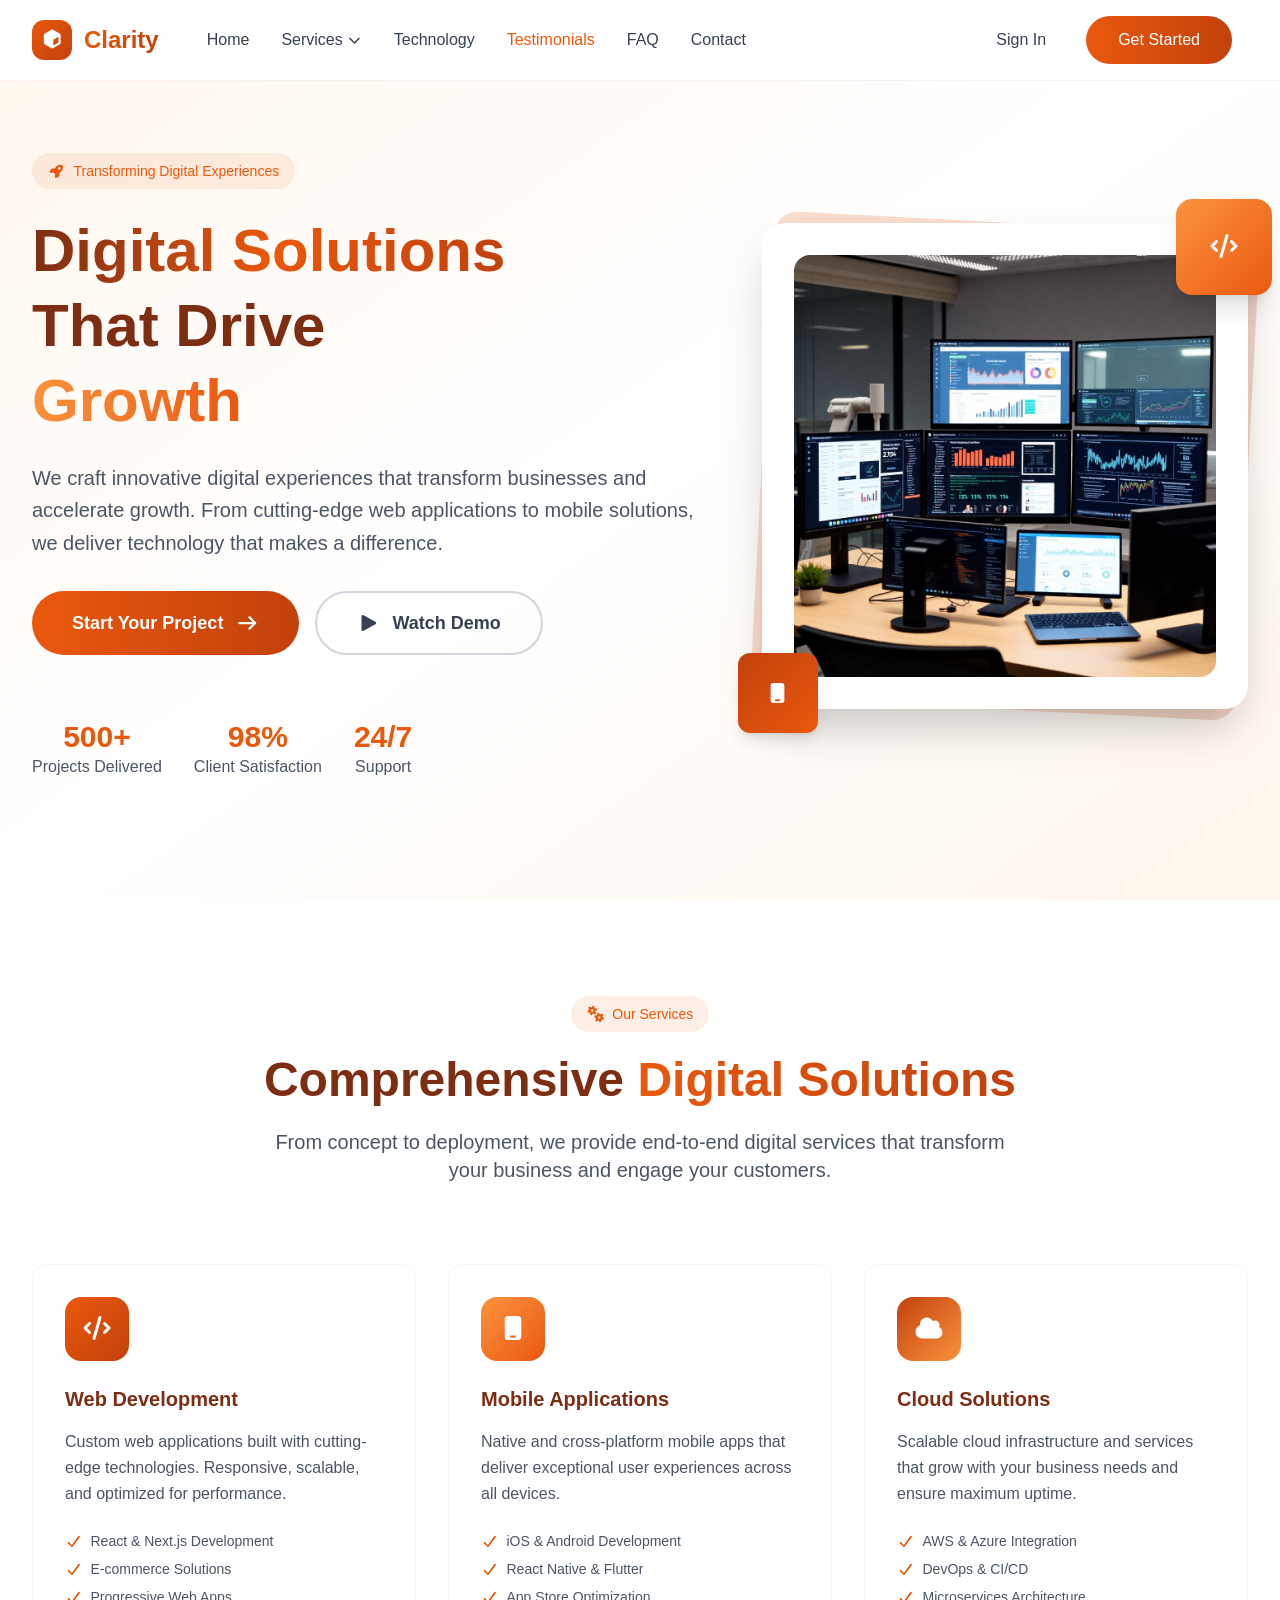
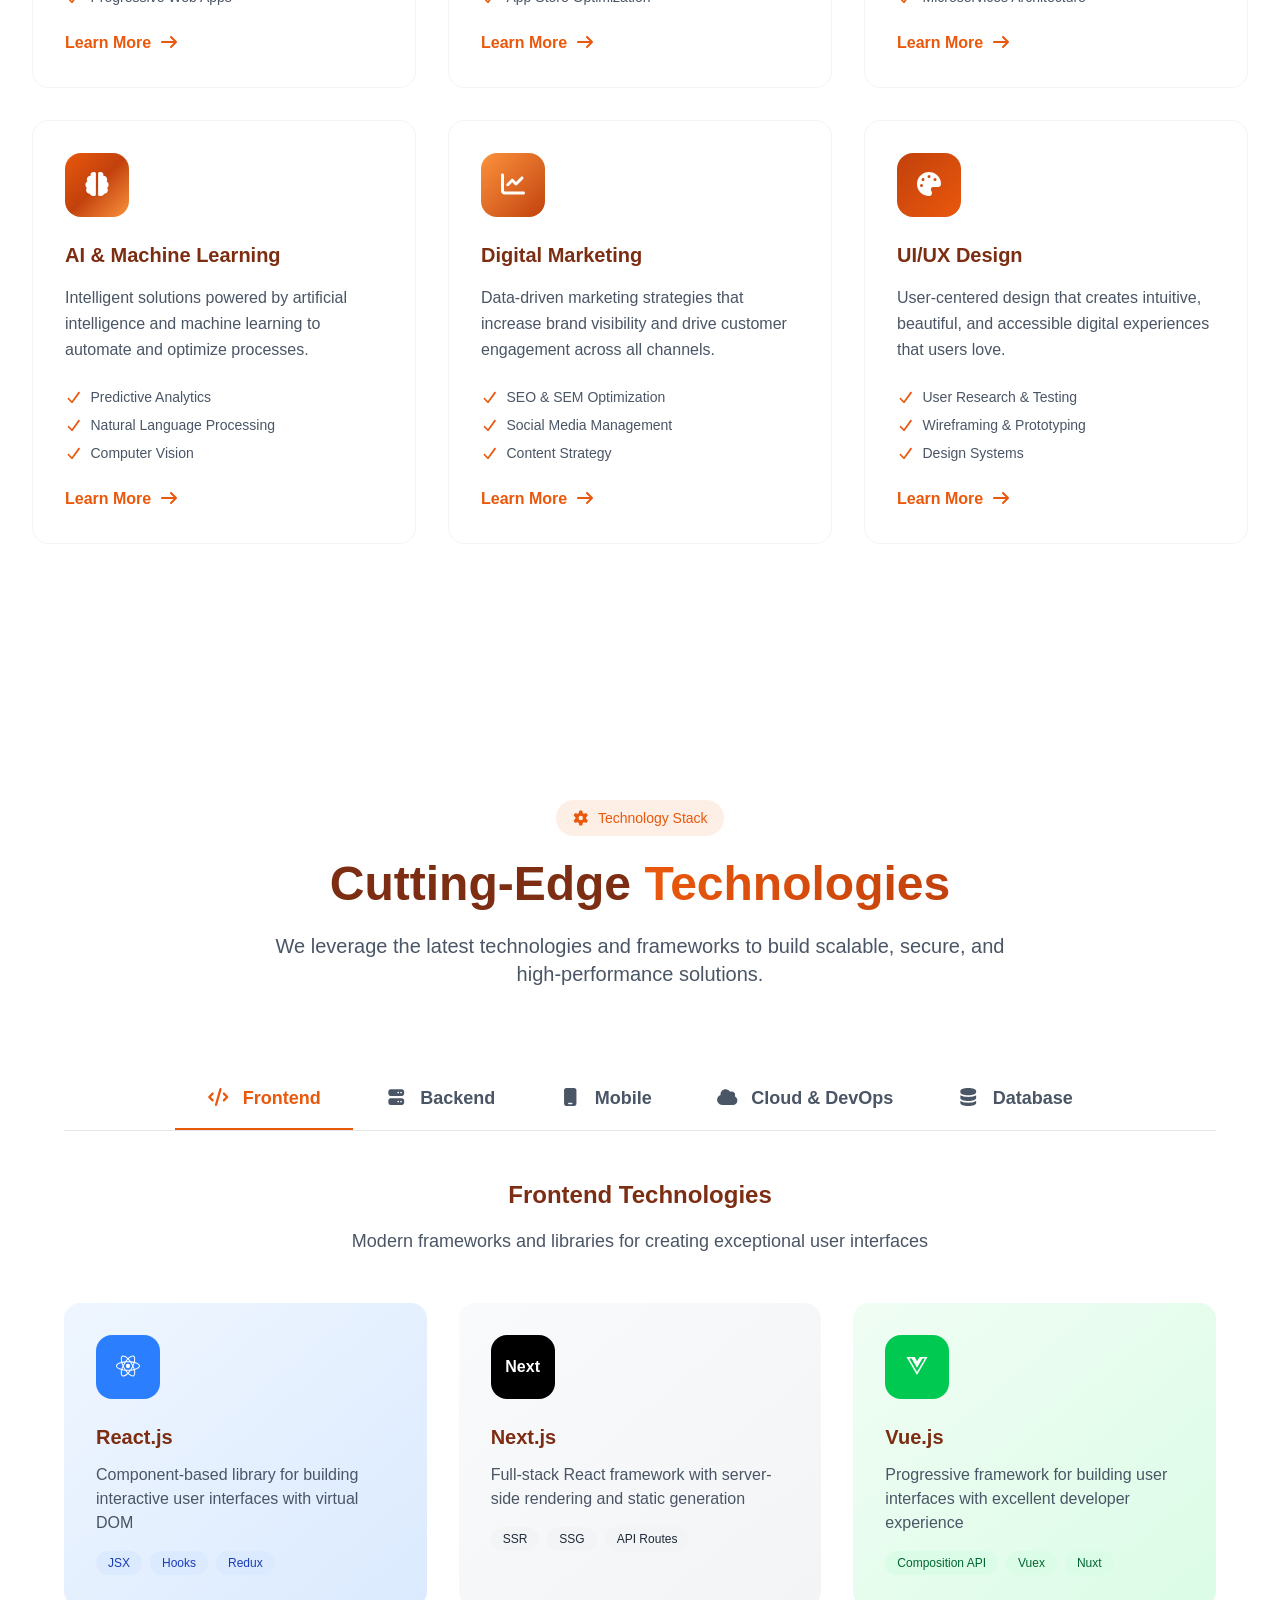
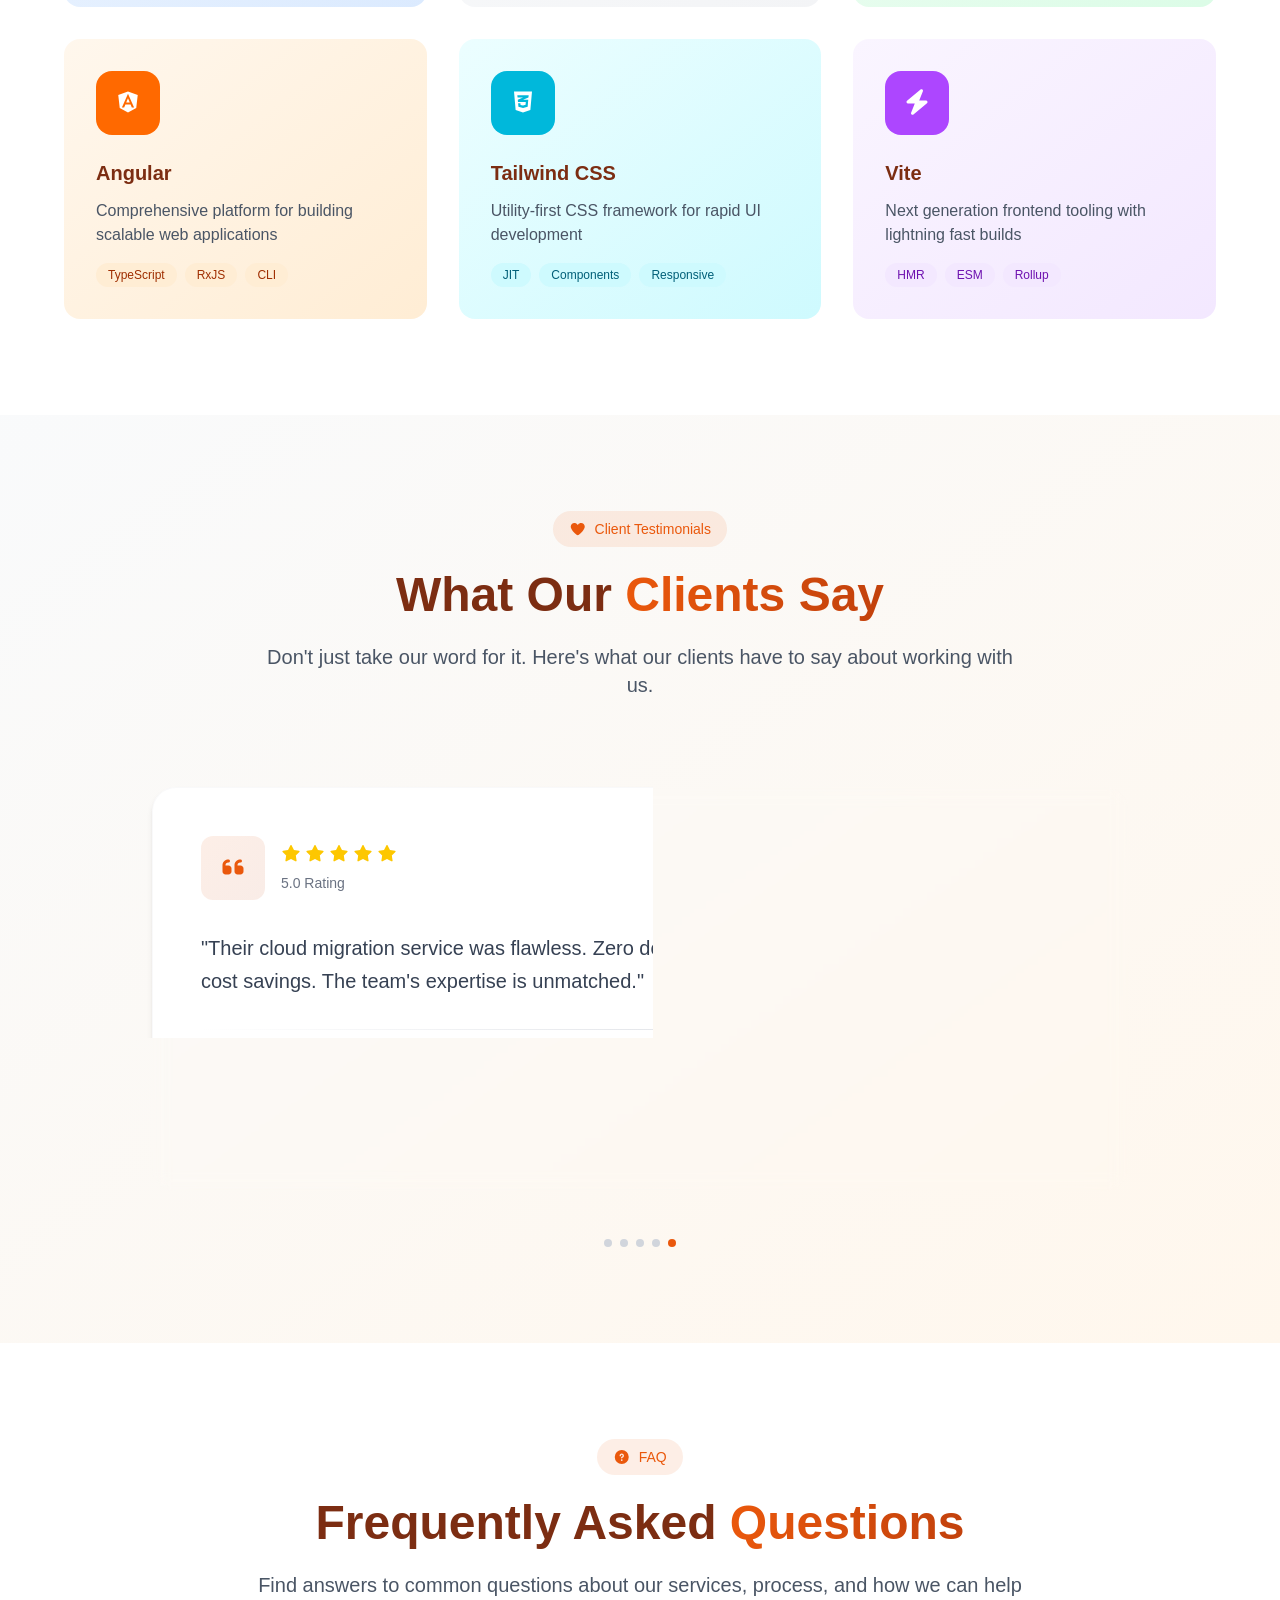
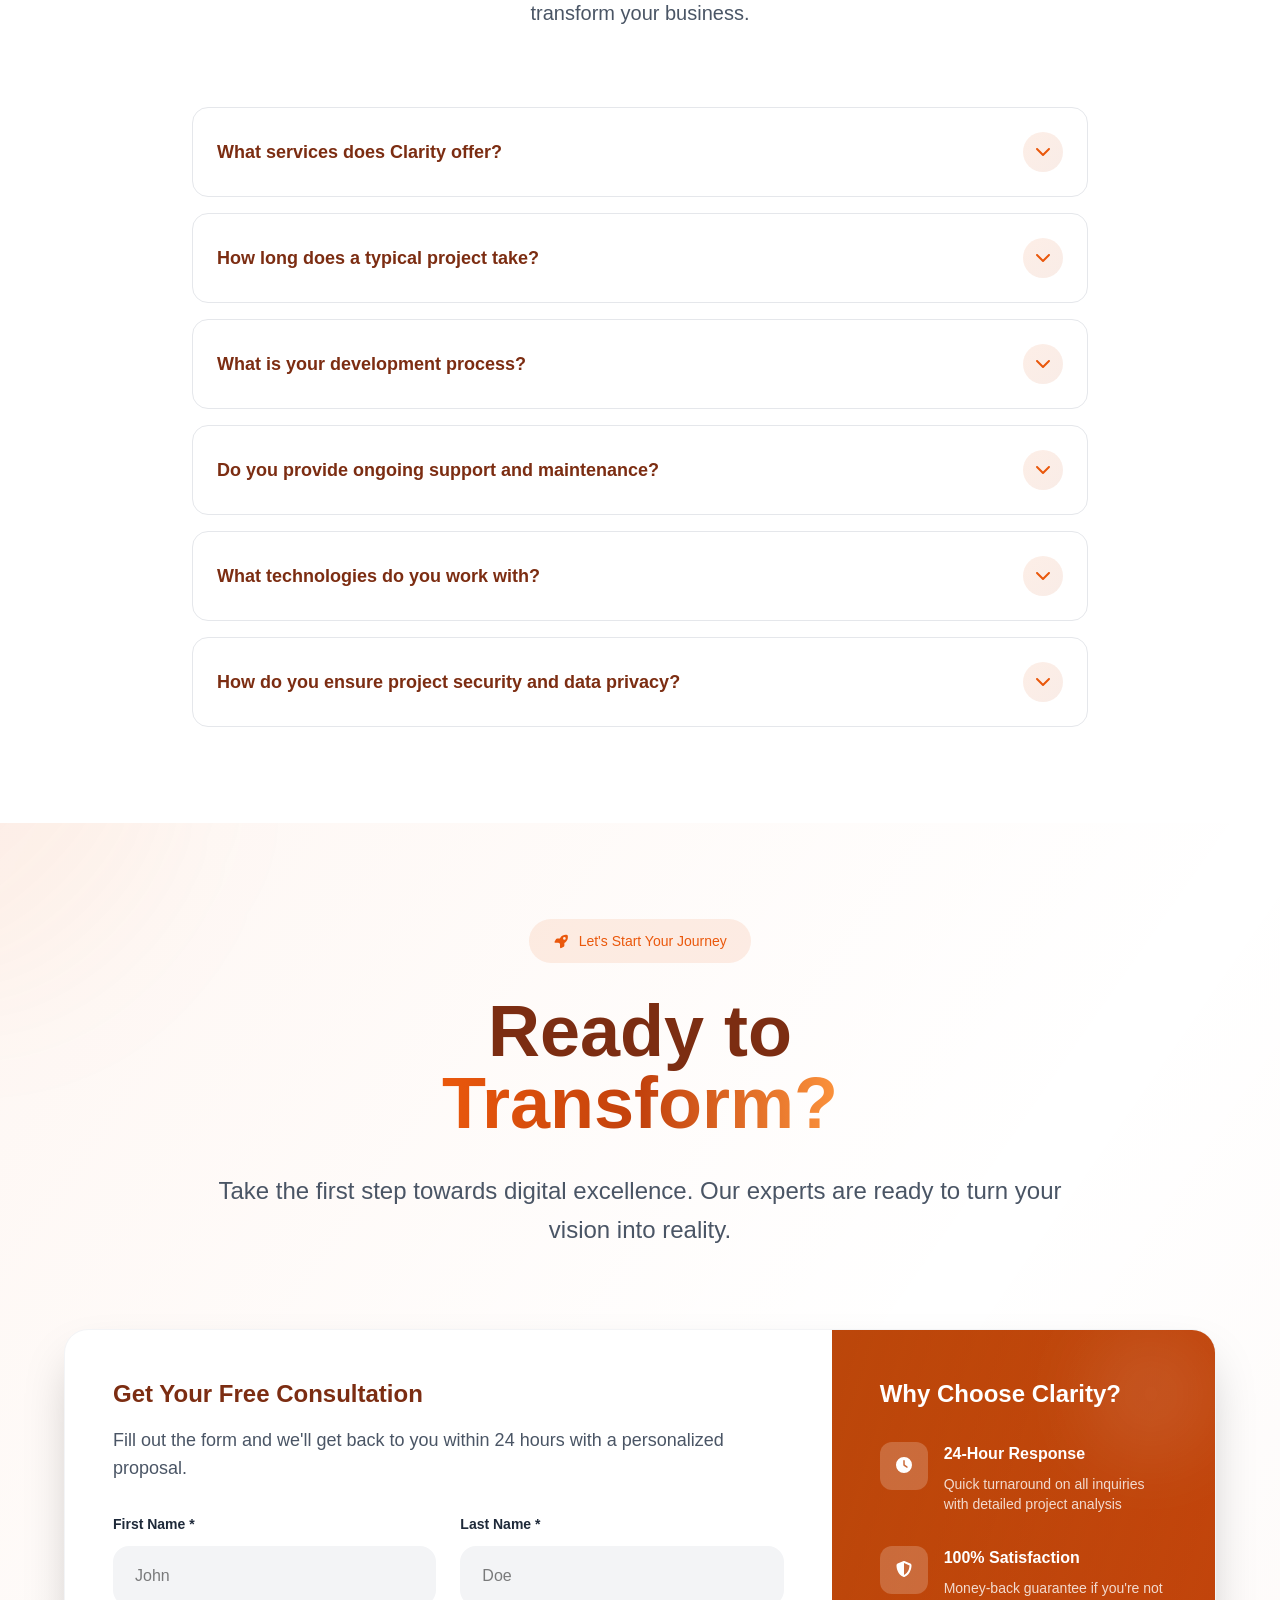
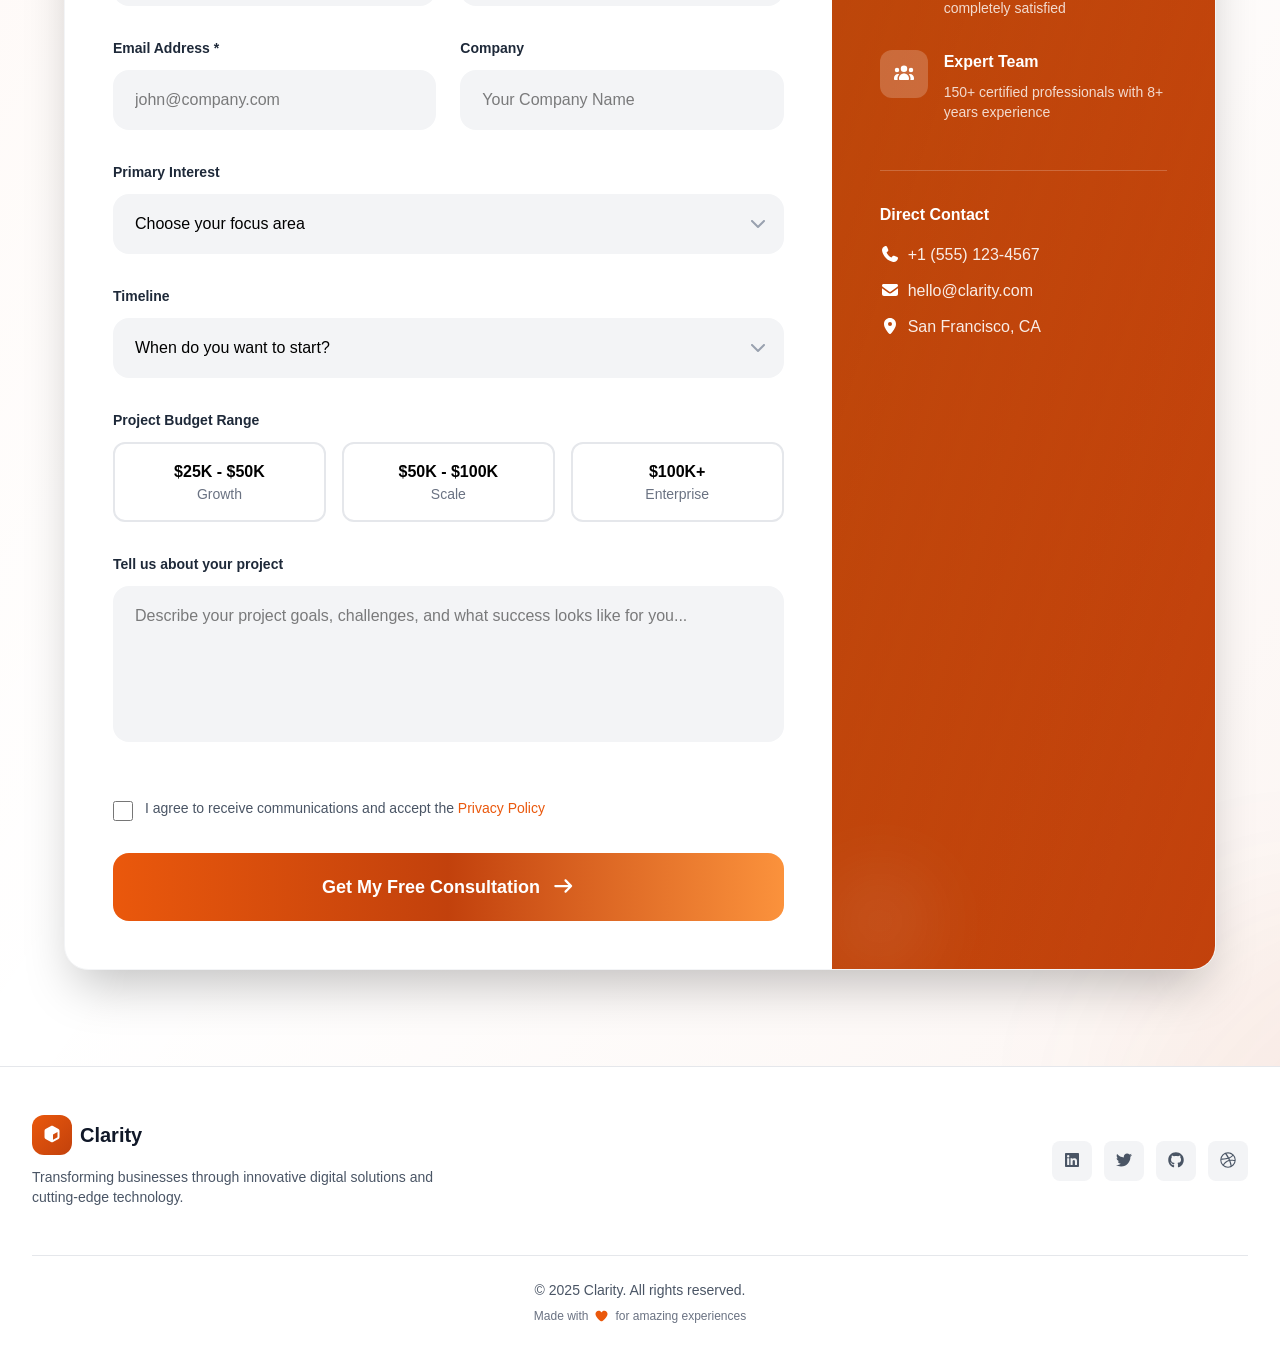
<file: images/Clarity - Digital Solutions Platform.html>
<!DOCTYPE html>
<!-- saved from url=(0038)https://clarity-seven-drab.vercel.app/ -->
<html class="fontawesome-i2svg-active fontawesome-i2svg-complete"><head><meta http-equiv="Content-Type" content="text/html; charset=UTF-8">
    
    <meta name="viewport" content="width=device-width, initial-scale=1.0">
    <title>Clarity - Digital Solutions Platform</title>
    <style type="text/css">:root, :host {
  --fa-font-solid: normal 900 1em/1 "Font Awesome 7 Free";
  --fa-font-regular: normal 400 1em/1 "Font Awesome 7 Free";
  --fa-font-light: normal 300 1em/1 "Font Awesome 7 Pro";
  --fa-font-thin: normal 100 1em/1 "Font Awesome 7 Pro";
  --fa-font-duotone: normal 900 1em/1 "Font Awesome 7 Duotone";
  --fa-font-duotone-regular: normal 400 1em/1 "Font Awesome 7 Duotone";
  --fa-font-duotone-light: normal 300 1em/1 "Font Awesome 7 Duotone";
  --fa-font-duotone-thin: normal 100 1em/1 "Font Awesome 7 Duotone";
  --fa-font-brands: normal 400 1em/1 "Font Awesome 7 Brands";
  --fa-font-sharp-solid: normal 900 1em/1 "Font Awesome 7 Sharp";
  --fa-font-sharp-regular: normal 400 1em/1 "Font Awesome 7 Sharp";
  --fa-font-sharp-light: normal 300 1em/1 "Font Awesome 7 Sharp";
  --fa-font-sharp-thin: normal 100 1em/1 "Font Awesome 7 Sharp";
  --fa-font-sharp-duotone-solid: normal 900 1em/1 "Font Awesome 7 Sharp Duotone";
  --fa-font-sharp-duotone-regular: normal 400 1em/1 "Font Awesome 7 Sharp Duotone";
  --fa-font-sharp-duotone-light: normal 300 1em/1 "Font Awesome 7 Sharp Duotone";
  --fa-font-sharp-duotone-thin: normal 100 1em/1 "Font Awesome 7 Sharp Duotone";
  --fa-font-slab-regular: normal 400 1em/1 "Font Awesome 7 Slab";
  --fa-font-slab-press-regular: normal 400 1em/1 "Font Awesome 7 Slab Press";
  --fa-font-whiteboard-semibold: normal 600 1em/1 "Font Awesome 7 Whiteboard";
  --fa-font-thumbprint-light: normal 300 1em/1 "Font Awesome 7 Thumbprint";
  --fa-font-notdog-solid: normal 900 1em/1 "Font Awesome 7 Notdog";
  --fa-font-notdog-duo-solid: normal 900 1em/1 "Font Awesome 7 Notdog Duo";
  --fa-font-etch-solid: normal 900 1em/1 "Font Awesome 7 Etch";
  --fa-font-jelly-regular: normal 400 1em/1 "Font Awesome 7 Jelly";
  --fa-font-jelly-fill-regular: normal 400 1em/1 "Font Awesome 7 Jelly Fill";
  --fa-font-jelly-duo-regular: normal 400 1em/1 "Font Awesome 7 Jelly Duo";
  --fa-font-chisel-regular: normal 400 1em/1 "Font Awesome 7 Chisel";
}

.svg-inline--fa {
  box-sizing: content-box;
  display: var(--fa-display, inline-block);
  height: 1em;
  overflow: visible;
  vertical-align: -0.125em;
  width: var(--fa-width, 1.25em);
}
.svg-inline--fa.fa-2xs {
  vertical-align: 0.1em;
}
.svg-inline--fa.fa-xs {
  vertical-align: 0em;
}
.svg-inline--fa.fa-sm {
  vertical-align: -0.0714285714em;
}
.svg-inline--fa.fa-lg {
  vertical-align: -0.2em;
}
.svg-inline--fa.fa-xl {
  vertical-align: -0.25em;
}
.svg-inline--fa.fa-2xl {
  vertical-align: -0.3125em;
}
.svg-inline--fa.fa-pull-left,
.svg-inline--fa .fa-pull-start {
  float: inline-start;
  margin-inline-end: var(--fa-pull-margin, 0.3em);
}
.svg-inline--fa.fa-pull-right,
.svg-inline--fa .fa-pull-end {
  float: inline-end;
  margin-inline-start: var(--fa-pull-margin, 0.3em);
}
.svg-inline--fa.fa-li {
  width: var(--fa-li-width, 2em);
  inset-inline-start: calc(-1 * var(--fa-li-width, 2em));
  inset-block-start: 0.25em; /* syncing vertical alignment with Web Font rendering */
}

.fa-layers-counter, .fa-layers-text {
  display: inline-block;
  position: absolute;
  text-align: center;
}

.fa-layers {
  display: inline-block;
  height: 1em;
  position: relative;
  text-align: center;
  vertical-align: -0.125em;
  width: var(--fa-width, 1.25em);
}
.fa-layers .svg-inline--fa {
  inset: 0;
  margin: auto;
  position: absolute;
  transform-origin: center center;
}

.fa-layers-text {
  left: 50%;
  top: 50%;
  transform: translate(-50%, -50%);
  transform-origin: center center;
}

.fa-layers-counter {
  background-color: var(--fa-counter-background-color, #ff253a);
  border-radius: var(--fa-counter-border-radius, 1em);
  box-sizing: border-box;
  color: var(--fa-inverse, #fff);
  line-height: var(--fa-counter-line-height, 1);
  max-width: var(--fa-counter-max-width, 5em);
  min-width: var(--fa-counter-min-width, 1.5em);
  overflow: hidden;
  padding: var(--fa-counter-padding, 0.25em 0.5em);
  right: var(--fa-right, 0);
  text-overflow: ellipsis;
  top: var(--fa-top, 0);
  transform: scale(var(--fa-counter-scale, 0.25));
  transform-origin: top right;
}

.fa-layers-bottom-right {
  bottom: var(--fa-bottom, 0);
  right: var(--fa-right, 0);
  top: auto;
  transform: scale(var(--fa-layers-scale, 0.25));
  transform-origin: bottom right;
}

.fa-layers-bottom-left {
  bottom: var(--fa-bottom, 0);
  left: var(--fa-left, 0);
  right: auto;
  top: auto;
  transform: scale(var(--fa-layers-scale, 0.25));
  transform-origin: bottom left;
}

.fa-layers-top-right {
  top: var(--fa-top, 0);
  right: var(--fa-right, 0);
  transform: scale(var(--fa-layers-scale, 0.25));
  transform-origin: top right;
}

.fa-layers-top-left {
  left: var(--fa-left, 0);
  right: auto;
  top: var(--fa-top, 0);
  transform: scale(var(--fa-layers-scale, 0.25));
  transform-origin: top left;
}

.fa-1x {
  font-size: 1em;
}

.fa-2x {
  font-size: 2em;
}

.fa-3x {
  font-size: 3em;
}

.fa-4x {
  font-size: 4em;
}

.fa-5x {
  font-size: 5em;
}

.fa-6x {
  font-size: 6em;
}

.fa-7x {
  font-size: 7em;
}

.fa-8x {
  font-size: 8em;
}

.fa-9x {
  font-size: 9em;
}

.fa-10x {
  font-size: 10em;
}

.fa-2xs {
  font-size: calc(10 / 16 * 1em); /* converts a 10px size into an em-based value that's relative to the scale's 16px base */
  line-height: calc(1 / 10 * 1em); /* sets the line-height of the icon back to that of it's parent */
  vertical-align: calc((6 / 10 - 0.375) * 1em); /* vertically centers the icon taking into account the surrounding text's descender */
}

.fa-xs {
  font-size: calc(12 / 16 * 1em); /* converts a 12px size into an em-based value that's relative to the scale's 16px base */
  line-height: calc(1 / 12 * 1em); /* sets the line-height of the icon back to that of it's parent */
  vertical-align: calc((6 / 12 - 0.375) * 1em); /* vertically centers the icon taking into account the surrounding text's descender */
}

.fa-sm {
  font-size: calc(14 / 16 * 1em); /* converts a 14px size into an em-based value that's relative to the scale's 16px base */
  line-height: calc(1 / 14 * 1em); /* sets the line-height of the icon back to that of it's parent */
  vertical-align: calc((6 / 14 - 0.375) * 1em); /* vertically centers the icon taking into account the surrounding text's descender */
}

.fa-lg {
  font-size: calc(20 / 16 * 1em); /* converts a 20px size into an em-based value that's relative to the scale's 16px base */
  line-height: calc(1 / 20 * 1em); /* sets the line-height of the icon back to that of it's parent */
  vertical-align: calc((6 / 20 - 0.375) * 1em); /* vertically centers the icon taking into account the surrounding text's descender */
}

.fa-xl {
  font-size: calc(24 / 16 * 1em); /* converts a 24px size into an em-based value that's relative to the scale's 16px base */
  line-height: calc(1 / 24 * 1em); /* sets the line-height of the icon back to that of it's parent */
  vertical-align: calc((6 / 24 - 0.375) * 1em); /* vertically centers the icon taking into account the surrounding text's descender */
}

.fa-2xl {
  font-size: calc(32 / 16 * 1em); /* converts a 32px size into an em-based value that's relative to the scale's 16px base */
  line-height: calc(1 / 32 * 1em); /* sets the line-height of the icon back to that of it's parent */
  vertical-align: calc((6 / 32 - 0.375) * 1em); /* vertically centers the icon taking into account the surrounding text's descender */
}

.fa-width-auto {
  --fa-width: auto;
}

.fa-fw,
.fa-width-fixed {
  --fa-width: 1.25em;
}

.fa-ul {
  list-style-type: none;
  margin-inline-start: var(--fa-li-margin, 2.5em);
  padding-inline-start: 0;
}
.fa-ul > li {
  position: relative;
}

.fa-li {
  inset-inline-start: calc(-1 * var(--fa-li-width, 2em));
  position: absolute;
  text-align: center;
  width: var(--fa-li-width, 2em);
  line-height: inherit;
}

/* Heads Up: Bordered Icons will not be supported in the future!
  - This feature will be deprecated in the next major release of Font Awesome (v8)!
  - You may continue to use it in this version *v7), but it will not be supported in Font Awesome v8.
*/
/* Notes:
* --@{v.$css-prefix}-border-width = 1/16 by default (to render as ~1px based on a 16px default font-size)
* --@{v.$css-prefix}-border-padding =
  ** 3/16 for vertical padding (to give ~2px of vertical whitespace around an icon considering it's vertical alignment)
  ** 4/16 for horizontal padding (to give ~4px of horizontal whitespace around an icon)
*/
.fa-border {
  border-color: var(--fa-border-color, #eee);
  border-radius: var(--fa-border-radius, 0.1em);
  border-style: var(--fa-border-style, solid);
  border-width: var(--fa-border-width, 0.0625em);
  box-sizing: var(--fa-border-box-sizing, content-box);
  padding: var(--fa-border-padding, 0.1875em 0.25em);
}

.fa-pull-left,
.fa-pull-start {
  float: inline-start;
  margin-inline-end: var(--fa-pull-margin, 0.3em);
}

.fa-pull-right,
.fa-pull-end {
  float: inline-end;
  margin-inline-start: var(--fa-pull-margin, 0.3em);
}

.fa-beat {
  animation-name: fa-beat;
  animation-delay: var(--fa-animation-delay, 0s);
  animation-direction: var(--fa-animation-direction, normal);
  animation-duration: var(--fa-animation-duration, 1s);
  animation-iteration-count: var(--fa-animation-iteration-count, infinite);
  animation-timing-function: var(--fa-animation-timing, ease-in-out);
}

.fa-bounce {
  animation-name: fa-bounce;
  animation-delay: var(--fa-animation-delay, 0s);
  animation-direction: var(--fa-animation-direction, normal);
  animation-duration: var(--fa-animation-duration, 1s);
  animation-iteration-count: var(--fa-animation-iteration-count, infinite);
  animation-timing-function: var(--fa-animation-timing, cubic-bezier(0.28, 0.84, 0.42, 1));
}

.fa-fade {
  animation-name: fa-fade;
  animation-delay: var(--fa-animation-delay, 0s);
  animation-direction: var(--fa-animation-direction, normal);
  animation-duration: var(--fa-animation-duration, 1s);
  animation-iteration-count: var(--fa-animation-iteration-count, infinite);
  animation-timing-function: var(--fa-animation-timing, cubic-bezier(0.4, 0, 0.6, 1));
}

.fa-beat-fade {
  animation-name: fa-beat-fade;
  animation-delay: var(--fa-animation-delay, 0s);
  animation-direction: var(--fa-animation-direction, normal);
  animation-duration: var(--fa-animation-duration, 1s);
  animation-iteration-count: var(--fa-animation-iteration-count, infinite);
  animation-timing-function: var(--fa-animation-timing, cubic-bezier(0.4, 0, 0.6, 1));
}

.fa-flip {
  animation-name: fa-flip;
  animation-delay: var(--fa-animation-delay, 0s);
  animation-direction: var(--fa-animation-direction, normal);
  animation-duration: var(--fa-animation-duration, 1s);
  animation-iteration-count: var(--fa-animation-iteration-count, infinite);
  animation-timing-function: var(--fa-animation-timing, ease-in-out);
}

.fa-shake {
  animation-name: fa-shake;
  animation-delay: var(--fa-animation-delay, 0s);
  animation-direction: var(--fa-animation-direction, normal);
  animation-duration: var(--fa-animation-duration, 1s);
  animation-iteration-count: var(--fa-animation-iteration-count, infinite);
  animation-timing-function: var(--fa-animation-timing, linear);
}

.fa-spin {
  animation-name: fa-spin;
  animation-delay: var(--fa-animation-delay, 0s);
  animation-direction: var(--fa-animation-direction, normal);
  animation-duration: var(--fa-animation-duration, 2s);
  animation-iteration-count: var(--fa-animation-iteration-count, infinite);
  animation-timing-function: var(--fa-animation-timing, linear);
}

.fa-spin-reverse {
  --fa-animation-direction: reverse;
}

.fa-pulse,
.fa-spin-pulse {
  animation-name: fa-spin;
  animation-direction: var(--fa-animation-direction, normal);
  animation-duration: var(--fa-animation-duration, 1s);
  animation-iteration-count: var(--fa-animation-iteration-count, infinite);
  animation-timing-function: var(--fa-animation-timing, steps(8));
}

@media (prefers-reduced-motion: reduce) {
  .fa-beat,
  .fa-bounce,
  .fa-fade,
  .fa-beat-fade,
  .fa-flip,
  .fa-pulse,
  .fa-shake,
  .fa-spin,
  .fa-spin-pulse {
    animation: none !important;
    transition: none !important;
  }
}
@keyframes fa-beat {
  0%, 90% {
    transform: scale(1);
  }
  45% {
    transform: scale(var(--fa-beat-scale, 1.25));
  }
}
@keyframes fa-bounce {
  0% {
    transform: scale(1, 1) translateY(0);
  }
  10% {
    transform: scale(var(--fa-bounce-start-scale-x, 1.1), var(--fa-bounce-start-scale-y, 0.9)) translateY(0);
  }
  30% {
    transform: scale(var(--fa-bounce-jump-scale-x, 0.9), var(--fa-bounce-jump-scale-y, 1.1)) translateY(var(--fa-bounce-height, -0.5em));
  }
  50% {
    transform: scale(var(--fa-bounce-land-scale-x, 1.05), var(--fa-bounce-land-scale-y, 0.95)) translateY(0);
  }
  57% {
    transform: scale(1, 1) translateY(var(--fa-bounce-rebound, -0.125em));
  }
  64% {
    transform: scale(1, 1) translateY(0);
  }
  100% {
    transform: scale(1, 1) translateY(0);
  }
}
@keyframes fa-fade {
  50% {
    opacity: var(--fa-fade-opacity, 0.4);
  }
}
@keyframes fa-beat-fade {
  0%, 100% {
    opacity: var(--fa-beat-fade-opacity, 0.4);
    transform: scale(1);
  }
  50% {
    opacity: 1;
    transform: scale(var(--fa-beat-fade-scale, 1.125));
  }
}
@keyframes fa-flip {
  50% {
    transform: rotate3d(var(--fa-flip-x, 0), var(--fa-flip-y, 1), var(--fa-flip-z, 0), var(--fa-flip-angle, -180deg));
  }
}
@keyframes fa-shake {
  0% {
    transform: rotate(-15deg);
  }
  4% {
    transform: rotate(15deg);
  }
  8%, 24% {
    transform: rotate(-18deg);
  }
  12%, 28% {
    transform: rotate(18deg);
  }
  16% {
    transform: rotate(-22deg);
  }
  20% {
    transform: rotate(22deg);
  }
  32% {
    transform: rotate(-12deg);
  }
  36% {
    transform: rotate(12deg);
  }
  40%, 100% {
    transform: rotate(0deg);
  }
}
@keyframes fa-spin {
  0% {
    transform: rotate(0deg);
  }
  100% {
    transform: rotate(360deg);
  }
}
.fa-rotate-90 {
  transform: rotate(90deg);
}

.fa-rotate-180 {
  transform: rotate(180deg);
}

.fa-rotate-270 {
  transform: rotate(270deg);
}

.fa-flip-horizontal {
  transform: scale(-1, 1);
}

.fa-flip-vertical {
  transform: scale(1, -1);
}

.fa-flip-both,
.fa-flip-horizontal.fa-flip-vertical {
  transform: scale(-1, -1);
}

.fa-rotate-by {
  transform: rotate(var(--fa-rotate-angle, 0));
}

.svg-inline--fa .fa-primary {
  fill: var(--fa-primary-color, currentColor);
  opacity: var(--fa-primary-opacity, 1);
}

.svg-inline--fa .fa-secondary {
  fill: var(--fa-secondary-color, currentColor);
  opacity: var(--fa-secondary-opacity, 0.4);
}

.svg-inline--fa.fa-swap-opacity .fa-primary {
  opacity: var(--fa-secondary-opacity, 0.4);
}

.svg-inline--fa.fa-swap-opacity .fa-secondary {
  opacity: var(--fa-primary-opacity, 1);
}

.svg-inline--fa mask .fa-primary,
.svg-inline--fa mask .fa-secondary {
  fill: black;
}

.svg-inline--fa.fa-inverse {
  fill: var(--fa-inverse, #fff);
}

.fa-stack {
  display: inline-block;
  height: 2em;
  line-height: 2em;
  position: relative;
  vertical-align: middle;
  width: 2.5em;
}

.fa-inverse {
  color: var(--fa-inverse, #fff);
}

.svg-inline--fa.fa-stack-1x {
  --fa-width: 1.25em;
  height: 1em;
  width: var(--fa-width);
}
.svg-inline--fa.fa-stack-2x {
  --fa-width: 2.5em;
  height: 2em;
  width: var(--fa-width);
}

.fa-stack-1x,
.fa-stack-2x {
  inset: 0;
  margin: auto;
  position: absolute;
  z-index: var(--fa-stack-z-index, auto);
}</style><link rel="icon" href="https://clarity-seven-drab.vercel.app/favicon.png">
    <script>
      window.FontAwesomeConfig = { autoReplaceSvg: "nest" };
    </script>
    <script src="./Clarity - Digital Solutions Platform_files/all.min.js.download" integrity="sha512-6BTOlkauINO65nLhXhthZMtepgJSghyimIalb+crKRPhvhmsCdnIuGcVbR5/aQY2A+260iC1OPy1oCdB6pSSwQ==" crossorigin="anonymous" referrerpolicy="no-referrer"></script>
    <link href="./Clarity - Digital Solutions Platform_files/css2" rel="stylesheet">

    <script type="module" crossorigin="" src="./Clarity - Digital Solutions Platform_files/index-C93Yukbf.js.download"></script>
    <link rel="stylesheet" crossorigin="" href="./Clarity - Digital Solutions Platform_files/index-DCIzDaZv.css">
  </head>
  <body class="font-sans bg-white" cz-shortcut-listen="true">
    <!-- Header Navigation -->
    <header id="header" class="fixed top-0 left-0 right-0 z-50 backdrop-blur-md border-b border-gray-100 bg-white/98">
      <div class="container mx-auto px-6 lg:px-8">
        <nav class="flex items-center justify-between py-4">
          <div class="flex items-center space-x-12">
            <div class="flex items-center space-x-3">
              <div class="w-10 h-10 bg-linear-to-br from-primary to-secondary rounded-xl flex items-center justify-center">
                <i class="text-lg text-white" data-fa-i2svg=""><svg class="svg-inline--fa fa-cube" data-prefix="fas" data-icon="cube" role="img" viewBox="0 0 512 512" aria-hidden="true" data-fa-i2svg=""><path fill="currentColor" d="M224.3-2.5c19.8-11.4 44.2-11.4 64 0L464.2 99c19.8 11.4 32 32.6 32 55.4l0 203c0 22.9-12.2 44-32 55.4L288.3 514.5c-19.8 11.4-44.2 11.4-64 0L48.5 413c-19.8-11.4-32-32.6-32-55.4l0-203c0-22.9 12.2-44 32-55.4L224.3-2.5zm207.8 360l0-166.1-143.8 83 0 166.1 143.8-83z"></path></svg></i>
              </div>
              <span class="text-2xl font-bold bg-linear-to-r from-primary to-secondary bg-clip-text text-transparent">Clarity</span>
            </div>
            <div class="hidden xl:flex items-center space-x-8">
              <a href="https://clarity-seven-drab.vercel.app/#hero" class="hover:text-primary font-medium transition-colors duration-200 text-gray-700">Home</a>
              <div class="relative">
                <button id="services-menu-btn" class="flex items-center text-gray-700 hover:text-primary font-medium transition-colors duration-200 cursor-pointer">
                  Services
                  <i id="services-chevron" class="duration-200 ml-1 text-xs transition-transform" data-fa-i2svg=""><svg class="svg-inline--fa fa-chevron-down" data-prefix="fas" data-icon="chevron-down" role="img" viewBox="0 0 448 512" aria-hidden="true" data-fa-i2svg=""><path fill="currentColor" d="M201.4 406.6c12.5 12.5 32.8 12.5 45.3 0l192-192c12.5-12.5 12.5-32.8 0-45.3s-32.8-12.5-45.3 0L224 338.7 54.6 169.4c-12.5-12.5-32.8-12.5-45.3 0s-12.5 32.8 0 45.3l192 192z"></path></svg></i>
                </button>
                <!-- Mega Menu -->
                <div id="services-mega-menu" class="absolute top-full left-1/2 -translate-x-1/4 mt-2 w-screen max-w-6xl bg-white shadow-2xl rounded-2xl border border-gray-100 transition-all duration-300 transform z-50 opacity-0 invisible translate-y-2">
                  <div class="p-8">
                    <div class="grid grid-cols-3 gap-8">
                      <!-- Column 1: Development Services -->
                      <div>
                        <h3 class="text-sm font-bold text-primary uppercase tracking-wide mb-4">
                          Development
                        </h3>
                        <div class="space-y-2">
                          <a href="https://clarity-seven-drab.vercel.app/#" class="flex items-start space-x-3 p-3 rounded-xl hover:bg-linear-to-r hover:from-primary/5 hover:to-secondary/5 transition-all duration-200 group cursor-pointer">
                            <div class="w-10 h-10 bg-linear-to-br from-primary/10 to-secondary/10 rounded-lg flex items-center justify-center shrink-0 group-hover:scale-110 transition-transform duration-200">
                              <i class="text-primary text-sm" data-fa-i2svg=""><svg class="svg-inline--fa fa-code" data-prefix="fas" data-icon="code" role="img" viewBox="0 0 576 512" aria-hidden="true" data-fa-i2svg=""><path fill="currentColor" d="M360.8 1.2c-17-4.9-34.7 5-39.6 22l-128 448c-4.9 17 5 34.7 22 39.6s34.7-5 39.6-22l128-448c4.9-17-5-34.7-22-39.6zm64.6 136.1c-12.5 12.5-12.5 32.8 0 45.3l73.4 73.4-73.4 73.4c-12.5 12.5-12.5 32.8 0 45.3s32.8 12.5 45.3 0l96-96c12.5-12.5 12.5-32.8 0-45.3l-96-96c-12.5-12.5-32.8-12.5-45.3 0zm-274.7 0c-12.5-12.5-32.8-12.5-45.3 0l-96 96c-12.5 12.5-12.5 32.8 0 45.3l96 96c12.5 12.5 32.8 12.5 45.3 0s12.5-32.8 0-45.3L77.3 256 150.6 182.6c12.5-12.5 12.5-32.8 0-45.3z"></path></svg></i>
                            </div>
                            <div>
                              <div class="font-semibold text-gray-900 group-hover:text-primary transition-colors">
                                Web Development
                              </div>
                              <div class="text-sm text-gray-500">
                                Custom web applications &amp; websites
                              </div>
                            </div>
                          </a>
                          <a href="https://clarity-seven-drab.vercel.app/#" class="flex items-start space-x-3 p-3 rounded-xl hover:bg-linear-to-r hover:from-primary/5 hover:to-secondary/5 transition-all duration-200 group cursor-pointer">
                            <div class="w-10 h-10 bg-linear-to-br from-primary/10 to-secondary/10 rounded-lg flex items-center justify-center shrink-0 group-hover:scale-110 transition-transform duration-200">
                              <i class="text-primary text-sm" data-fa-i2svg=""><svg class="svg-inline--fa fa-mobile" data-prefix="fas" data-icon="mobile" role="img" viewBox="0 0 384 512" aria-hidden="true" data-fa-i2svg=""><path fill="currentColor" d="M80 0C44.7 0 16 28.7 16 64l0 384c0 35.3 28.7 64 64 64l224 0c35.3 0 64-28.7 64-64l0-384c0-35.3-28.7-64-64-64L80 0zm72 416l80 0c13.3 0 24 10.7 24 24s-10.7 24-24 24l-80 0c-13.3 0-24-10.7-24-24s10.7-24 24-24z"></path></svg></i>
                            </div>
                            <div>
                              <div class="font-semibold text-gray-900 group-hover:text-primary transition-colors">
                                Mobile Apps
                              </div>
                              <div class="text-sm text-gray-500">
                                iOS &amp; Android native apps
                              </div>
                            </div>
                          </a>
                          <a href="https://clarity-seven-drab.vercel.app/#" class="flex items-start space-x-3 p-3 rounded-xl hover:bg-linear-to-r hover:from-primary/5 hover:to-secondary/5 transition-all duration-200 group cursor-pointer">
                            <div class="w-10 h-10 bg-linear-to-br from-primary/10 to-secondary/10 rounded-lg flex items-center justify-center shrink-0 group-hover:scale-110 transition-transform duration-200">
                              <i class="text-primary text-sm" data-fa-i2svg=""><svg class="svg-inline--fa fa-palette" data-prefix="fas" data-icon="palette" role="img" viewBox="0 0 512 512" aria-hidden="true" data-fa-i2svg=""><path fill="currentColor" d="M512 256c0 .9 0 1.8 0 2.7-.4 36.5-33.6 61.3-70.1 61.3L344 320c-26.5 0-48 21.5-48 48 0 3.4 .4 6.7 1 9.9 2.1 10.2 6.5 20 10.8 29.9 6.1 13.8 12.1 27.5 12.1 42 0 31.8-21.6 60.7-53.4 62-3.5 .1-7 .2-10.6 .2-141.4 0-256-114.6-256-256S114.6 0 256 0 512 114.6 512 256zM128 288a32 32 0 1 0 -64 0 32 32 0 1 0 64 0zm0-96a32 32 0 1 0 0-64 32 32 0 1 0 0 64zM288 96a32 32 0 1 0 -64 0 32 32 0 1 0 64 0zm96 96a32 32 0 1 0 0-64 32 32 0 1 0 0 64z"></path></svg></i>
                            </div>
                            <div>
                              <div class="font-semibold text-gray-900 group-hover:text-primary transition-colors">
                                UI/UX Design
                              </div>
                              <div class="text-sm text-gray-500">
                                User-centered design solutions
                              </div>
                            </div>
                          </a>
                        </div>
                      </div>

                      <!-- Column 2: Infrastructure & AI -->
                      <div>
                        <h3 class="text-sm font-bold text-primary uppercase tracking-wide mb-4">
                          Infrastructure &amp; AI
                        </h3>
                        <div class="space-y-2">
                          <a href="https://clarity-seven-drab.vercel.app/#" class="flex items-start space-x-3 p-3 rounded-xl hover:bg-linear-to-r hover:from-primary/5 hover:to-secondary/5 transition-all duration-200 group">
                            <div class="w-10 h-10 bg-linear-to-br from-primary/10 to-secondary/10 rounded-lg flex items-center justify-center shrink-0 group-hover:scale-110 transition-transform duration-200">
                              <i class="text-primary text-sm" data-fa-i2svg=""><svg class="svg-inline--fa fa-cloud" data-prefix="fas" data-icon="cloud" role="img" viewBox="0 0 576 512" aria-hidden="true" data-fa-i2svg=""><path fill="currentColor" d="M0 336c0 79.5 64.5 144 144 144l304 0c70.7 0 128-57.3 128-128 0-51.6-30.5-96.1-74.5-116.3 6.7-13.1 10.5-28 10.5-43.7 0-53-43-96-96-96-17.7 0-34.2 4.8-48.4 13.1-24.1-45.8-72.2-77.1-127.6-77.1-79.5 0-144 64.5-144 144 0 8 .7 15.9 1.9 23.5-56.9 19.2-97.9 73.1-97.9 136.5z"></path></svg></i>
                            </div>
                            <div>
                              <div class="font-semibold text-gray-900 group-hover:text-primary transition-colors">
                                Cloud Solutions
                              </div>
                              <div class="text-sm text-gray-500">
                                Scalable cloud infrastructure
                              </div>
                            </div>
                          </a>
                          <a href="https://clarity-seven-drab.vercel.app/#" class="flex items-start space-x-3 p-3 rounded-xl hover:bg-linear-to-r hover:from-primary/5 hover:to-secondary/5 transition-all duration-200 group">
                            <div class="w-10 h-10 bg-linear-to-br from-primary/10 to-secondary/10 rounded-lg flex items-center justify-center shrink-0 group-hover:scale-110 transition-transform duration-200">
                              <i class="text-primary text-sm" data-fa-i2svg=""><svg class="svg-inline--fa fa-brain" data-prefix="fas" data-icon="brain" role="img" viewBox="0 0 512 512" aria-hidden="true" data-fa-i2svg=""><path fill="currentColor" d="M120 56c0-30.9 25.1-56 56-56l24 0c17.7 0 32 14.3 32 32l0 448c0 17.7-14.3 32-32 32l-32 0c-29.8 0-54.9-20.4-62-48-.7 0-1.3 0-2 0-44.2 0-80-35.8-80-80 0-18 6-34.6 16-48-19.4-14.6-32-37.8-32-64 0-30.9 17.6-57.8 43.2-71.1-7.1-12-11.2-26-11.2-40.9 0-44.2 35.8-80 80-80l0-24zm272 0l0 24c44.2 0 80 35.8 80 80 0 15-4.1 29-11.2 40.9 25.7 13.3 43.2 40.1 43.2 71.1 0 26.2-12.6 49.4-32 64 10 13.4 16 30 16 48 0 44.2-35.8 80-80 80-.7 0-1.3 0-2 0-7.1 27.6-32.2 48-62 48l-32 0c-17.7 0-32-14.3-32-32l0-448c0-17.7 14.3-32 32-32l24 0c30.9 0 56 25.1 56 56z"></path></svg></i>
                            </div>
                            <div>
                              <div class="font-semibold text-gray-900 group-hover:text-primary transition-colors">
                                AI &amp; Machine Learning
                              </div>
                              <div class="text-sm text-gray-500">
                                Intelligent automation solutions
                              </div>
                            </div>
                          </a>
                          <a href="https://clarity-seven-drab.vercel.app/#" class="flex items-start space-x-3 p-3 rounded-xl hover:bg-linear-to-r hover:from-primary/5 hover:to-secondary/5 transition-all duration-200 group">
                            <div class="w-10 h-10 bg-linear-to-br from-primary/10 to-secondary/10 rounded-lg flex items-center justify-center shrink-0 group-hover:scale-110 transition-transform duration-200">
                              <i class="text-primary text-sm" data-fa-i2svg=""><svg class="svg-inline--fa fa-database" data-prefix="fas" data-icon="database" role="img" viewBox="0 0 448 512" aria-hidden="true" data-fa-i2svg=""><path fill="currentColor" d="M448 205.8c-14.8 9.8-31.8 17.7-49.5 24-47 16.8-108.7 26.2-174.5 26.2S96.4 246.5 49.5 229.8c-17.6-6.3-34.7-14.2-49.5-24L0 288c0 44.2 100.3 80 224 80s224-35.8 224-80l0-82.2zm0-77.8l0-48C448 35.8 347.7 0 224 0S0 35.8 0 80l0 48c0 44.2 100.3 80 224 80s224-35.8 224-80zM398.5 389.8C351.6 406.5 289.9 416 224 416S96.4 406.5 49.5 389.8c-17.6-6.3-34.7-14.2-49.5-24L0 432c0 44.2 100.3 80 224 80s224-35.8 224-80l0-66.2c-14.8 9.8-31.8 17.7-49.5 24z"></path></svg></i>
                            </div>
                            <div>
                              <div class="font-semibold text-gray-900 group-hover:text-primary transition-colors">
                                Data Solutions
                              </div>
                              <div class="text-sm text-gray-500">
                                Database &amp; analytics platforms
                              </div>
                            </div>
                          </a>
                        </div>
                      </div>

                      <!-- Column 3: Marketing & CTA -->
                      <div>
                        <h3 class="text-sm font-bold text-primary uppercase tracking-wide mb-4">
                          Marketing
                        </h3>
                        <div class="space-y-2 mb-6">
                          <a href="https://clarity-seven-drab.vercel.app/#" class="flex items-start space-x-3 p-3 rounded-xl hover:bg-linear-to-r hover:from-primary/5 hover:to-secondary/5 transition-all duration-200 group">
                            <div class="w-10 h-10 bg-linear-to-br from-primary/10 to-secondary/10 rounded-lg flex items-center justify-center shrink-0 group-hover:scale-110 transition-transform duration-200">
                              <i class="text-primary text-sm" data-fa-i2svg=""><svg class="svg-inline--fa fa-chart-line" data-prefix="fas" data-icon="chart-line" role="img" viewBox="0 0 512 512" aria-hidden="true" data-fa-i2svg=""><path fill="currentColor" d="M64 64c0-17.7-14.3-32-32-32S0 46.3 0 64L0 400c0 44.2 35.8 80 80 80l400 0c17.7 0 32-14.3 32-32s-14.3-32-32-32L80 416c-8.8 0-16-7.2-16-16L64 64zm406.6 86.6c12.5-12.5 12.5-32.8 0-45.3s-32.8-12.5-45.3 0L320 210.7 262.6 153.4c-12.5-12.5-32.8-12.5-45.3 0l-96 96c-12.5 12.5-12.5 32.8 0 45.3s32.8 12.5 45.3 0l73.4-73.4 57.4 57.4c12.5 12.5 32.8 12.5 45.3 0l128-128z"></path></svg></i>
                            </div>
                            <div>
                              <div class="font-semibold text-gray-900 group-hover:text-primary transition-colors">
                                Digital Marketing
                              </div>
                              <div class="text-sm text-gray-500">
                                SEO, SEM &amp; social media
                              </div>
                            </div>
                          </a>
                          <a href="https://clarity-seven-drab.vercel.app/#" class="flex items-start space-x-3 p-3 rounded-xl hover:bg-linear-to-r hover:from-primary/5 hover:to-secondary/5 transition-all duration-200 group">
                            <div class="w-10 h-10 bg-linear-to-br from-primary/10 to-secondary/10 rounded-lg flex items-center justify-center shrink-0 group-hover:scale-110 transition-transform duration-200">
                              <i class="text-primary text-sm" data-fa-i2svg=""><svg class="svg-inline--fa fa-bullhorn" data-prefix="fas" data-icon="bullhorn" role="img" viewBox="0 0 512 512" aria-hidden="true" data-fa-i2svg=""><path fill="currentColor" d="M461.2 18.9C472.7 24 480 35.4 480 48l0 416c0 12.6-7.3 24-18.8 29.1s-24.8 3.2-34.3-5.1l-46.6-40.7c-43.6-38.1-98.7-60.3-156.4-63l0 95.7c0 17.7-14.3 32-32 32l-32 0c-17.7 0-32-14.3-32-32l0-96C57.3 384 0 326.7 0 256S57.3 128 128 128l84.5 0c61.8-.2 121.4-22.7 167.9-63.3l46.6-40.7c9.4-8.3 22.9-10.2 34.3-5.1zM224 320l0 .2c70.3 2.7 137.8 28.5 192 73.4l0-275.3c-54.2 44.9-121.7 70.7-192 73.4L224 320z"></path></svg></i>
                            </div>
                            <div>
                              <div class="font-semibold text-gray-900 group-hover:text-primary transition-colors">
                                Content Strategy
                              </div>
                              <div class="text-sm text-gray-500">
                                Engaging content creation
                              </div>
                            </div>
                          </a>
                        </div>
                        <!-- CTA Box -->
                        <div class="bg-linear-to-br from-primary/10 to-secondary/10 rounded-xl p-4 border border-primary/20">
                          <h4 class="font-bold text-gray-900 mb-2">
                            Need help choosing?
                          </h4>
                          <p class="text-sm text-gray-600 mb-3">
                            Talk to our experts to find the perfect solution for
                            your business.
                          </p>
                          <a href="https://clarity-seven-drab.vercel.app/#contact" class="inline-flex items-center text-sm font-semibold text-primary hover:text-secondary transition-colors">
                            Contact us
                            <i class="ml-2 text-xs" data-fa-i2svg=""><svg class="svg-inline--fa fa-arrow-right" data-prefix="fas" data-icon="arrow-right" role="img" viewBox="0 0 512 512" aria-hidden="true" data-fa-i2svg=""><path fill="currentColor" d="M502.6 278.6c12.5-12.5 12.5-32.8 0-45.3l-160-160c-12.5-12.5-32.8-12.5-45.3 0s-12.5 32.8 0 45.3L402.7 224 32 224c-17.7 0-32 14.3-32 32s14.3 32 32 32l370.7 0-105.4 105.4c-12.5 12.5-12.5 32.8 0 45.3s32.8 12.5 45.3 0l160-160z"></path></svg></i>
                          </a>
                        </div>
                      </div>
                    </div>
                  </div>
                </div>
              </div>
              <a href="https://clarity-seven-drab.vercel.app/#technology" class="hover:text-primary font-medium transition-colors duration-200 text-gray-700">Technology</a>
              <a href="https://clarity-seven-drab.vercel.app/#testimonials" class="hover:text-primary font-medium transition-colors duration-200 text-primary font-bold nav-active">Testimonials</a>
              <a href="https://clarity-seven-drab.vercel.app/#faq" class="hover:text-primary font-medium transition-colors duration-200 text-gray-700">FAQ</a>
              <a href="https://clarity-seven-drab.vercel.app/#contact" class="hover:text-primary font-medium transition-colors duration-200 text-gray-700">Contact</a>
            </div>
          </div>
          <div class="flex items-center space-x-4">
            <button class="hidden xl:block px-6 py-2 text-gray-700 hover:text-primary font-medium transition-colors duration-200">
              Sign In
            </button>
            <button class="hidden xl:block bg-linear-to-r from-primary to-secondary text-white px-8 py-3 rounded-full font-medium hover:shadow-lg hover:shadow-primary/25 transition-all duration-300">
              Get Started
            </button>
            <button id="mobile-menu-toggle" class="xl:hidden text-gray-700">
              <i class="text-xl" data-fa-i2svg=""><svg class="svg-inline--fa fa-bars" data-prefix="fas" data-icon="bars" role="img" viewBox="0 0 448 512" aria-hidden="true" data-fa-i2svg=""><path fill="currentColor" d="M0 96C0 78.3 14.3 64 32 64l384 0c17.7 0 32 14.3 32 32s-14.3 32-32 32L32 128C14.3 128 0 113.7 0 96zM0 256c0-17.7 14.3-32 32-32l384 0c17.7 0 32 14.3 32 32s-14.3 32-32 32L32 288c-17.7 0-32-14.3-32-32zM448 416c0 17.7-14.3 32-32 32L32 448c-17.7 0-32-14.3-32-32s14.3-32 32-32l384 0c17.7 0 32 14.3 32 32z"></path></svg></i>
            </button>
          </div>
        </nav>

        <!-- Mobile Menu -->
        <div id="mobile-menu" class="xl:hidden hidden bg-white border-t border-gray-100">
          <div class="px-6 py-4 space-y-4">
            <a href="https://clarity-seven-drab.vercel.app/#home" class="block text-gray-700 hover:text-primary font-medium py-2 transition-colors duration-200">Home</a>

            <!-- Mobile Services Accordion -->
            <div>
              <button id="mobile-services-toggle" class="w-full flex items-center justify-between text-gray-700 hover:text-primary font-medium py-2 transition-colors duration-200">
                <span>Services</span>
                <i id="mobile-services-icon" class="duration-200 text-xs transition-transform" data-fa-i2svg=""><svg class="svg-inline--fa fa-chevron-down" data-prefix="fas" data-icon="chevron-down" role="img" viewBox="0 0 448 512" aria-hidden="true" data-fa-i2svg=""><path fill="currentColor" d="M201.4 406.6c12.5 12.5 32.8 12.5 45.3 0l192-192c12.5-12.5 12.5-32.8 0-45.3s-32.8-12.5-45.3 0L224 338.7 54.6 169.4c-12.5-12.5-32.8-12.5-45.3 0s-12.5 32.8 0 45.3l192 192z"></path></svg></i>
              </button>
              <div id="mobile-services-menu" class="hidden mt-4 h-[350px] overflow-auto grid-cols-1 md:grid-cols-2 gap-6">
                <!-- Development Services -->
                <div class="mb-6">
                  <h3 class="text-sm font-bold text-primary uppercase tracking-wide mb-3">
                    Development
                  </h3>
                  <div class="space-y-2">
                    <a href="https://clarity-seven-drab.vercel.app/#" class="flex items-start space-x-3 p-3 rounded-xl hover:bg-linear-to-r hover:from-primary/5 hover:to-secondary/5 transition-all duration-200 group">
                      <div class="w-10 h-10 bg-linear-to-br from-primary/10 to-secondary/10 rounded-lg flex items-center justify-center shrink-0 group-hover:scale-110 transition-transform duration-200">
                        <i class="text-primary text-sm" data-fa-i2svg=""><svg class="svg-inline--fa fa-code" data-prefix="fas" data-icon="code" role="img" viewBox="0 0 576 512" aria-hidden="true" data-fa-i2svg=""><path fill="currentColor" d="M360.8 1.2c-17-4.9-34.7 5-39.6 22l-128 448c-4.9 17 5 34.7 22 39.6s34.7-5 39.6-22l128-448c4.9-17-5-34.7-22-39.6zm64.6 136.1c-12.5 12.5-12.5 32.8 0 45.3l73.4 73.4-73.4 73.4c-12.5 12.5-12.5 32.8 0 45.3s32.8 12.5 45.3 0l96-96c12.5-12.5 12.5-32.8 0-45.3l-96-96c-12.5-12.5-32.8-12.5-45.3 0zm-274.7 0c-12.5-12.5-32.8-12.5-45.3 0l-96 96c-12.5 12.5-12.5 32.8 0 45.3l96 96c12.5 12.5 32.8 12.5 45.3 0s12.5-32.8 0-45.3L77.3 256 150.6 182.6c12.5-12.5 12.5-32.8 0-45.3z"></path></svg></i>
                      </div>
                      <div>
                        <div class="font-semibold text-gray-900 group-hover:text-primary transition-colors">
                          Web Development
                        </div>
                        <div class="text-sm text-gray-500">
                          Custom websites &amp; web apps
                        </div>
                      </div>
                    </a>
                    <a href="https://clarity-seven-drab.vercel.app/#" class="flex items-start space-x-3 p-3 rounded-xl hover:bg-linear-to-r hover:from-primary/5 hover:to-secondary/5 transition-all duration-200 group">
                      <div class="w-10 h-10 bg-linear-to-br from-primary/10 to-secondary/10 rounded-lg flex items-center justify-center shrink-0 group-hover:scale-110 transition-transform duration-200">
                        <i class="text-primary text-sm" data-fa-i2svg=""><svg class="svg-inline--fa fa-mobile" data-prefix="fas" data-icon="mobile" role="img" viewBox="0 0 384 512" aria-hidden="true" data-fa-i2svg=""><path fill="currentColor" d="M80 0C44.7 0 16 28.7 16 64l0 384c0 35.3 28.7 64 64 64l224 0c35.3 0 64-28.7 64-64l0-384c0-35.3-28.7-64-64-64L80 0zm72 416l80 0c13.3 0 24 10.7 24 24s-10.7 24-24 24l-80 0c-13.3 0-24-10.7-24-24s10.7-24 24-24z"></path></svg></i>
                      </div>
                      <div>
                        <div class="font-semibold text-gray-900 group-hover:text-primary transition-colors">
                          Mobile Apps
                        </div>
                        <div class="text-sm text-gray-500">
                          iOS &amp; Android native apps
                        </div>
                      </div>
                    </a>
                    <a href="https://clarity-seven-drab.vercel.app/#" class="flex items-start space-x-3 p-3 rounded-xl hover:bg-linear-to-r hover:from-primary/5 hover:to-secondary/5 transition-all duration-200 group">
                      <div class="w-10 h-10 bg-linear-to-br from-primary/10 to-secondary/10 rounded-lg flex items-center justify-center shrink-0 group-hover:scale-110 transition-transform duration-200">
                        <i class="text-primary text-sm" data-fa-i2svg=""><svg class="svg-inline--fa fa-palette" data-prefix="fas" data-icon="palette" role="img" viewBox="0 0 512 512" aria-hidden="true" data-fa-i2svg=""><path fill="currentColor" d="M512 256c0 .9 0 1.8 0 2.7-.4 36.5-33.6 61.3-70.1 61.3L344 320c-26.5 0-48 21.5-48 48 0 3.4 .4 6.7 1 9.9 2.1 10.2 6.5 20 10.8 29.9 6.1 13.8 12.1 27.5 12.1 42 0 31.8-21.6 60.7-53.4 62-3.5 .1-7 .2-10.6 .2-141.4 0-256-114.6-256-256S114.6 0 256 0 512 114.6 512 256zM128 288a32 32 0 1 0 -64 0 32 32 0 1 0 64 0zm0-96a32 32 0 1 0 0-64 32 32 0 1 0 0 64zM288 96a32 32 0 1 0 -64 0 32 32 0 1 0 64 0zm96 96a32 32 0 1 0 0-64 32 32 0 1 0 0 64z"></path></svg></i>
                      </div>
                      <div>
                        <div class="font-semibold text-gray-900 group-hover:text-primary transition-colors">
                          UI/UX Design
                        </div>
                        <div class="text-sm text-gray-500">
                          User-centered design solutions
                        </div>
                      </div>
                    </a>
                  </div>
                </div>

                <!-- Infrastructure & AI Services -->
                <div class="mb-6">
                  <h3 class="text-sm font-bold text-primary uppercase tracking-wide mb-3">
                    Infrastructure &amp; AI
                  </h3>
                  <div class="space-y-2">
                    <a href="https://clarity-seven-drab.vercel.app/#" class="flex items-start space-x-3 p-3 rounded-xl hover:bg-linear-to-r hover:from-primary/5 hover:to-secondary/5 transition-all duration-200 group">
                      <div class="w-10 h-10 bg-linear-to-br from-primary/10 to-secondary/10 rounded-lg flex items-center justify-center shrink-0 group-hover:scale-110 transition-transform duration-200">
                        <i class="text-primary text-sm" data-fa-i2svg=""><svg class="svg-inline--fa fa-cloud" data-prefix="fas" data-icon="cloud" role="img" viewBox="0 0 576 512" aria-hidden="true" data-fa-i2svg=""><path fill="currentColor" d="M0 336c0 79.5 64.5 144 144 144l304 0c70.7 0 128-57.3 128-128 0-51.6-30.5-96.1-74.5-116.3 6.7-13.1 10.5-28 10.5-43.7 0-53-43-96-96-96-17.7 0-34.2 4.8-48.4 13.1-24.1-45.8-72.2-77.1-127.6-77.1-79.5 0-144 64.5-144 144 0 8 .7 15.9 1.9 23.5-56.9 19.2-97.9 73.1-97.9 136.5z"></path></svg></i>
                      </div>
                      <div>
                        <div class="font-semibold text-gray-900 group-hover:text-primary transition-colors">
                          Cloud Solutions
                        </div>
                        <div class="text-sm text-gray-500">
                          Scalable cloud infrastructure
                        </div>
                      </div>
                    </a>
                    <a href="https://clarity-seven-drab.vercel.app/#" class="flex items-start space-x-3 p-3 rounded-xl hover:bg-linear-to-r hover:from-primary/5 hover:to-secondary/5 transition-all duration-200 group">
                      <div class="w-10 h-10 bg-linear-to-br from-primary/10 to-secondary/10 rounded-lg flex items-center justify-center shrink-0 group-hover:scale-110 transition-transform duration-200">
                        <i class="text-primary text-sm" data-fa-i2svg=""><svg class="svg-inline--fa fa-brain" data-prefix="fas" data-icon="brain" role="img" viewBox="0 0 512 512" aria-hidden="true" data-fa-i2svg=""><path fill="currentColor" d="M120 56c0-30.9 25.1-56 56-56l24 0c17.7 0 32 14.3 32 32l0 448c0 17.7-14.3 32-32 32l-32 0c-29.8 0-54.9-20.4-62-48-.7 0-1.3 0-2 0-44.2 0-80-35.8-80-80 0-18 6-34.6 16-48-19.4-14.6-32-37.8-32-64 0-30.9 17.6-57.8 43.2-71.1-7.1-12-11.2-26-11.2-40.9 0-44.2 35.8-80 80-80l0-24zm272 0l0 24c44.2 0 80 35.8 80 80 0 15-4.1 29-11.2 40.9 25.7 13.3 43.2 40.1 43.2 71.1 0 26.2-12.6 49.4-32 64 10 13.4 16 30 16 48 0 44.2-35.8 80-80 80-.7 0-1.3 0-2 0-7.1 27.6-32.2 48-62 48l-32 0c-17.7 0-32-14.3-32-32l0-448c0-17.7 14.3-32 32-32l24 0c30.9 0 56 25.1 56 56z"></path></svg></i>
                      </div>
                      <div>
                        <div class="font-semibold text-gray-900 group-hover:text-primary transition-colors">
                          AI &amp; Machine Learning
                        </div>
                        <div class="text-sm text-gray-500">
                          Intelligent automation solutions
                        </div>
                      </div>
                    </a>
                    <a href="https://clarity-seven-drab.vercel.app/#" class="flex items-start space-x-3 p-3 rounded-xl hover:bg-linear-to-r hover:from-primary/5 hover:to-secondary/5 transition-all duration-200 group">
                      <div class="w-10 h-10 bg-linear-to-br from-primary/10 to-secondary/10 rounded-lg flex items-center justify-center shrink-0 group-hover:scale-110 transition-transform duration-200">
                        <i class="text-primary text-sm" data-fa-i2svg=""><svg class="svg-inline--fa fa-database" data-prefix="fas" data-icon="database" role="img" viewBox="0 0 448 512" aria-hidden="true" data-fa-i2svg=""><path fill="currentColor" d="M448 205.8c-14.8 9.8-31.8 17.7-49.5 24-47 16.8-108.7 26.2-174.5 26.2S96.4 246.5 49.5 229.8c-17.6-6.3-34.7-14.2-49.5-24L0 288c0 44.2 100.3 80 224 80s224-35.8 224-80l0-82.2zm0-77.8l0-48C448 35.8 347.7 0 224 0S0 35.8 0 80l0 48c0 44.2 100.3 80 224 80s224-35.8 224-80zM398.5 389.8C351.6 406.5 289.9 416 224 416S96.4 406.5 49.5 389.8c-17.6-6.3-34.7-14.2-49.5-24L0 432c0 44.2 100.3 80 224 80s224-35.8 224-80l0-66.2c-14.8 9.8-31.8 17.7-49.5 24z"></path></svg></i>
                      </div>
                      <div>
                        <div class="font-semibold text-gray-900 group-hover:text-primary transition-colors">
                          Data Solutions
                        </div>
                        <div class="text-sm text-gray-500">
                          Database &amp; analytics platforms
                        </div>
                      </div>
                    </a>
                  </div>
                </div>

                <!-- Marketing Services -->
                <div class="mb-6">
                  <h3 class="text-sm font-bold text-primary uppercase tracking-wide mb-3">
                    Marketing
                  </h3>
                  <div class="space-y-2">
                    <a href="https://clarity-seven-drab.vercel.app/#" class="flex items-start space-x-3 p-3 rounded-xl hover:bg-linear-to-r hover:from-primary/5 hover:to-secondary/5 transition-all duration-200 group">
                      <div class="w-10 h-10 bg-linear-to-br from-primary/10 to-secondary/10 rounded-lg flex items-center justify-center shrink-0 group-hover:scale-110 transition-transform duration-200">
                        <i class="text-primary text-sm" data-fa-i2svg=""><svg class="svg-inline--fa fa-chart-line" data-prefix="fas" data-icon="chart-line" role="img" viewBox="0 0 512 512" aria-hidden="true" data-fa-i2svg=""><path fill="currentColor" d="M64 64c0-17.7-14.3-32-32-32S0 46.3 0 64L0 400c0 44.2 35.8 80 80 80l400 0c17.7 0 32-14.3 32-32s-14.3-32-32-32L80 416c-8.8 0-16-7.2-16-16L64 64zm406.6 86.6c12.5-12.5 12.5-32.8 0-45.3s-32.8-12.5-45.3 0L320 210.7 262.6 153.4c-12.5-12.5-32.8-12.5-45.3 0l-96 96c-12.5 12.5-12.5 32.8 0 45.3s32.8 12.5 45.3 0l73.4-73.4 57.4 57.4c12.5 12.5 32.8 12.5 45.3 0l128-128z"></path></svg></i>
                      </div>
                      <div>
                        <div class="font-semibold text-gray-900 group-hover:text-primary transition-colors">
                          Digital Marketing
                        </div>
                        <div class="text-sm text-gray-500">
                          SEO, SEM &amp; social media
                        </div>
                      </div>
                    </a>
                    <a href="https://clarity-seven-drab.vercel.app/#" class="flex items-start space-x-3 p-3 rounded-xl hover:bg-linear-to-r hover:from-primary/5 hover:to-secondary/5 transition-all duration-200 group">
                      <div class="w-10 h-10 bg-linear-to-br from-primary/10 to-secondary/10 rounded-lg flex items-center justify-center shrink-0 group-hover:scale-110 transition-transform duration-200">
                        <i class="text-primary text-sm" data-fa-i2svg=""><svg class="svg-inline--fa fa-bullhorn" data-prefix="fas" data-icon="bullhorn" role="img" viewBox="0 0 512 512" aria-hidden="true" data-fa-i2svg=""><path fill="currentColor" d="M461.2 18.9C472.7 24 480 35.4 480 48l0 416c0 12.6-7.3 24-18.8 29.1s-24.8 3.2-34.3-5.1l-46.6-40.7c-43.6-38.1-98.7-60.3-156.4-63l0 95.7c0 17.7-14.3 32-32 32l-32 0c-17.7 0-32-14.3-32-32l0-96C57.3 384 0 326.7 0 256S57.3 128 128 128l84.5 0c61.8-.2 121.4-22.7 167.9-63.3l46.6-40.7c9.4-8.3 22.9-10.2 34.3-5.1zM224 320l0 .2c70.3 2.7 137.8 28.5 192 73.4l0-275.3c-54.2 44.9-121.7 70.7-192 73.4L224 320z"></path></svg></i>
                      </div>
                      <div>
                        <div class="font-semibold text-gray-900 group-hover:text-primary transition-colors">
                          Content Strategy
                        </div>
                        <div class="text-sm text-gray-500">
                          Engaging content creation
                        </div>
                      </div>
                    </a>
                  </div>
                </div>

                <!-- CTA Box -->
                <div class="bg-linear-to-br from-primary/10 to-secondary/10 rounded-xl p-4 border border-primary/20">
                  <h4 class="font-bold text-gray-900 mb-2">
                    Need help choosing?
                  </h4>
                  <p class="text-sm text-gray-600 mb-3">
                    Talk to our experts to find the perfect solution for your
                    business.
                  </p>
                  <a href="https://clarity-seven-drab.vercel.app/#contact" class="inline-flex items-center text-sm font-semibold text-primary hover:text-secondary transition-colors">
                    Contact us
                    <i class="ml-2 text-xs" data-fa-i2svg=""><svg class="svg-inline--fa fa-arrow-right" data-prefix="fas" data-icon="arrow-right" role="img" viewBox="0 0 512 512" aria-hidden="true" data-fa-i2svg=""><path fill="currentColor" d="M502.6 278.6c12.5-12.5 12.5-32.8 0-45.3l-160-160c-12.5-12.5-32.8-12.5-45.3 0s-12.5 32.8 0 45.3L402.7 224 32 224c-17.7 0-32 14.3-32 32s14.3 32 32 32l370.7 0-105.4 105.4c-12.5 12.5-12.5 32.8 0 45.3s32.8 12.5 45.3 0l160-160z"></path></svg></i>
                  </a>
                </div>
              </div>
            </div>

            <a href="https://clarity-seven-drab.vercel.app/#technology" class="block text-gray-700 hover:text-primary font-medium py-2 transition-colors duration-200">Technology</a>
            <a href="https://clarity-seven-drab.vercel.app/#testimonials" class="block text-gray-700 hover:text-primary font-medium py-2 transition-colors duration-200">Testimonials</a>
            <a href="https://clarity-seven-drab.vercel.app/#faq" class="block text-gray-700 hover:text-primary font-medium py-2 transition-colors duration-200">FAQ</a>
            <a href="https://clarity-seven-drab.vercel.app/#contact" class="block text-gray-700 hover:text-primary font-medium py-2 transition-colors duration-200">Contact</a>

            <div class="pt-4 space-y-2">
              <button class="w-full px-6 py-2 text-gray-700 hover:text-primary font-medium transition-colors duration-200 border border-gray-200 rounded-full">
                Sign In
              </button>
              <button class="w-full bg-linear-to-r from-primary to-secondary text-white px-8 py-3 rounded-full font-medium hover:shadow-lg hover:shadow-primary/25 transition-all duration-300">
                Get Started
              </button>
            </div>
          </div>
        </div>
      </div>
    </header>

    <!-- Hero Section -->
    <section id="hero" class="min-h-screen flex justify-center items-center pt-24 pb-16 bg-linear-to-br from-light via-white to-orange-50 overflow-hidden animate-fade-in-up">
      <div class="container mx-auto px-6 lg:px-8">
        <div class="grid lg:grid-cols-5   items-center">
          <div class="lg:col-span-3 pb-16 lg:pr-16 lg:pb-0 space-y-8">
            <div class="space-y-6">
              <div class="inline-flex items-center space-x-2 bg-primary/10 text-primary px-4 py-2 rounded-full text-sm font-medium">
                <i data-fa-i2svg=""><svg class="svg-inline--fa fa-rocket" data-prefix="fas" data-icon="rocket" role="img" viewBox="0 0 512 512" aria-hidden="true" data-fa-i2svg=""><path fill="currentColor" d="M128 320L24.5 320c-24.9 0-40.2-27.1-27.4-48.5L50 183.3C58.7 168.8 74.3 160 91.2 160l95 0c76.1-128.9 189.6-135.4 265.5-124.3 12.8 1.9 22.8 11.9 24.6 24.6 11.1 75.9 4.6 189.4-124.3 265.5l0 95c0 16.9-8.8 32.5-23.3 41.2l-88.2 52.9c-21.3 12.8-48.5-2.6-48.5-27.4L192 384c0-35.3-28.7-64-64-64l-.1 0zM400 160a48 48 0 1 0 -96 0 48 48 0 1 0 96 0z"></path></svg></i>
                <span>Transforming Digital Experiences</span>
              </div>
              <h1 class="text-4xl lg:text-6xl font-black leading-tight">
                <span class="bg-linear-to-r from-dark via-primary to-secondary bg-clip-text text-transparent">
                  Digital Solutions
                </span>
                <br>
                <span class="text-dark">That Drive</span>
                <br>
                <span class="bg-linear-to-r from-accent to-primary bg-clip-text text-transparent">Growth</span>
              </h1>
              <p class="text-xl text-gray-600 leading-relaxed max-w-2xl">
                We craft innovative digital experiences that transform
                businesses and accelerate growth. From cutting-edge web
                applications to mobile solutions, we deliver technology that
                makes a difference.
              </p>
            </div>
            <div class="flex flex-col sm:flex-row gap-4">
              <button class="bg-linear-to-r from-primary to-secondary text-white px-6 xl:px-10 py-4 rounded-full font-semibold text-lg hover:shadow-xl hover:shadow-primary/25 transition-all duration-300 transform hover:-translate-y-1">
                Start Your Project
                <i class="ml-2" data-fa-i2svg=""><svg class="svg-inline--fa fa-arrow-right" data-prefix="fas" data-icon="arrow-right" role="img" viewBox="0 0 512 512" aria-hidden="true" data-fa-i2svg=""><path fill="currentColor" d="M502.6 278.6c12.5-12.5 12.5-32.8 0-45.3l-160-160c-12.5-12.5-32.8-12.5-45.3 0s-12.5 32.8 0 45.3L402.7 224 32 224c-17.7 0-32 14.3-32 32s14.3 32 32 32l370.7 0-105.4 105.4c-12.5 12.5-12.5 32.8 0 45.3s32.8 12.5 45.3 0l160-160z"></path></svg></i>
              </button>
              <button class="border-2 border-gray-300 text-gray-700 px-6 xl:px-10 py-4 rounded-full font-semibold text-lg hover:border-primary hover:text-primary transition-all duration-300">
                <i class="mr-2" data-fa-i2svg=""><svg class="svg-inline--fa fa-play" data-prefix="fas" data-icon="play" role="img" viewBox="0 0 448 512" aria-hidden="true" data-fa-i2svg=""><path fill="currentColor" d="M91.2 36.9c-12.4-6.8-27.4-6.5-39.6 .7S32 57.9 32 72l0 368c0 14.1 7.5 27.2 19.6 34.4s27.2 7.5 39.6 .7l336-184c12.8-7 20.8-20.5 20.8-35.1s-8-28.1-20.8-35.1l-336-184z"></path></svg></i>
                Watch Demo
              </button>
            </div>
            <div class="flex items-center space-x-8 pt-8">
              <div class="text-center">
                <div class="text-3xl font-bold text-primary">500+</div>
                <div class="text-gray-600">Projects Delivered</div>
              </div>
              <div class="text-center">
                <div class="text-3xl font-bold text-primary">98%</div>
                <div class="text-gray-600">Client Satisfaction</div>
              </div>
              <div class="text-center">
                <div class="text-3xl font-bold text-primary">24/7</div>
                <div class="text-gray-600">Support</div>
              </div>
            </div>
          </div>
          <div class="lg:col-span-2 scale-90 lg:scale-100 relative">
            <div class="absolute inset-0 bg-linear-to-r from-primary/20 to-secondary/20 rounded-3xl transform rotate-3"></div>
            <div class="relative bg-white rounded-3xl shadow-2xl p-8">
              <img class="w-full h-auto rounded-2xl" src="./Clarity - Digital Solutions Platform_files/hero-img-sGwnWbTh.png" alt="modern digital workspace with multiple screens showing web development, mobile apps, and analytics dashboards, professional tech environment">
            </div>
            <div class="absolute -top-6 -right-6 w-24 h-24 bg-linear-to-br from-accent to-primary rounded-2xl flex items-center justify-center shadow-xl">
              <i class="text-2xl text-white" data-fa-i2svg=""><svg class="svg-inline--fa fa-code" data-prefix="fas" data-icon="code" role="img" viewBox="0 0 576 512" aria-hidden="true" data-fa-i2svg=""><path fill="currentColor" d="M360.8 1.2c-17-4.9-34.7 5-39.6 22l-128 448c-4.9 17 5 34.7 22 39.6s34.7-5 39.6-22l128-448c4.9-17-5-34.7-22-39.6zm64.6 136.1c-12.5 12.5-12.5 32.8 0 45.3l73.4 73.4-73.4 73.4c-12.5 12.5-12.5 32.8 0 45.3s32.8 12.5 45.3 0l96-96c12.5-12.5 12.5-32.8 0-45.3l-96-96c-12.5-12.5-32.8-12.5-45.3 0zm-274.7 0c-12.5-12.5-32.8-12.5-45.3 0l-96 96c-12.5 12.5-12.5 32.8 0 45.3l96 96c12.5 12.5 32.8 12.5 45.3 0s12.5-32.8 0-45.3L77.3 256 150.6 182.6c12.5-12.5 12.5-32.8 0-45.3z"></path></svg></i>
            </div>
            <div class="absolute -bottom-6 -left-6 w-20 h-20 bg-linear-to-br from-secondary to-primary rounded-xl flex items-center justify-center shadow-lg">
              <i class="text-white text-xl" data-fa-i2svg=""><svg class="svg-inline--fa fa-mobile" data-prefix="fas" data-icon="mobile" role="img" viewBox="0 0 384 512" aria-hidden="true" data-fa-i2svg=""><path fill="currentColor" d="M80 0C44.7 0 16 28.7 16 64l0 384c0 35.3 28.7 64 64 64l224 0c35.3 0 64-28.7 64-64l0-384c0-35.3-28.7-64-64-64L80 0zm72 416l80 0c13.3 0 24 10.7 24 24s-10.7 24-24 24l-80 0c-13.3 0-24-10.7-24-24s10.7-24 24-24z"></path></svg></i>
            </div>
          </div>
        </div>
      </div>
    </section>

    <!-- Services Overview Section -->
    <section id="services" class="py-24 bg-white animate-fade-in-up">
      <div class="container mx-auto px-6 lg:px-8">
        <div class="text-center mb-20">
          <div class="inline-flex items-center space-x-2 bg-primary/10 text-primary px-4 py-2 rounded-full text-sm font-medium mb-6">
            <i data-fa-i2svg=""><svg class="svg-inline--fa fa-gears" data-prefix="fas" data-icon="gears" role="img" viewBox="0 0 640 512" aria-hidden="true" data-fa-i2svg=""><path fill="currentColor" d="M415.9 210.5c12.2-3.3 25 2.5 30.5 13.8L465 261.9c10.3 1.4 20.4 4.2 29.9 8.1l35-23.3c10.5-7 24.4-5.6 33.3 3.3l19.2 19.2c8.9 8.9 10.3 22.9 3.3 33.3l-23.3 34.9c1.9 4.7 3.6 9.6 5 14.7 1.4 5.1 2.3 10.1 3 15.2l37.7 18.6c11.3 5.6 17.1 18.4 13.8 30.5l-7 26.2c-3.3 12.1-14.6 20.3-27.2 19.5l-42-2.7c-6.3 8.1-13.6 15.6-21.9 22l2.7 41.9c.8 12.6-7.4 24-19.5 27.2l-26.2 7c-12.2 3.3-24.9-2.5-30.5-13.8l-18.6-37.6c-10.3-1.4-20.4-4.2-29.9-8.1l-35 23.3c-10.5 7-24.4 5.6-33.3-3.3l-19.2-19.2c-8.9-8.9-10.3-22.8-3.3-33.3l23.3-35c-1.9-4.7-3.6-9.6-5-14.7s-2.3-10.2-3-15.2l-37.7-18.6c-11.3-5.6-17-18.4-13.8-30.5l7-26.2c3.3-12.1 14.6-20.3 27.2-19.5l41.9 2.7c6.3-8.1 13.6-15.6 21.9-22l-2.7-41.8c-.8-12.6 7.4-24 19.5-27.2l26.2-7zM448.4 340a44 44 0 1 0 .1 88 44 44 0 1 0 -.1-88zM224.9-45.5l26.2 7c12.1 3.3 20.3 14.7 19.5 27.2l-2.7 41.8c8.3 6.4 15.6 13.8 21.9 22l42-2.7c12.5-.8 23.9 7.4 27.2 19.5l7 26.2c3.2 12.1-2.5 24.9-13.8 30.5l-37.7 18.6c-.7 5.1-1.7 10.2-3 15.2s-3.1 10-5 14.7l23.3 35c7 10.5 5.6 24.4-3.3 33.3L307.3 262c-8.9 8.9-22.8 10.3-33.3 3.3L239 242c-9.5 3.9-19.6 6.7-29.9 8.1l-18.6 37.6c-5.6 11.3-18.4 17-30.5 13.8l-26.2-7c-12.2-3.3-20.3-14.7-19.5-27.2l2.7-41.9c-8.3-6.4-15.6-13.8-21.9-22l-42 2.7c-12.5 .8-23.9-7.4-27.2-19.5l-7-26.2c-3.2-12.1 2.5-24.9 13.8-30.5l37.7-18.6c.7-5.1 1.7-10.1 3-15.2 1.4-5.1 3-10 5-14.7L55.1 46.5c-7-10.5-5.6-24.4 3.3-33.3L77.6-6c8.9-8.9 22.8-10.3 33.3-3.3l35 23.3c9.5-3.9 19.6-6.7 29.9-8.1l18.6-37.6c5.6-11.3 18.3-17 30.5-13.8zM192.4 84a44 44 0 1 0 0 88 44 44 0 1 0 0-88z"></path></svg></i>
            <span>Our Services</span>
          </div>
          <h2 class="text-3xl lg:text-5xl font-black mb-6">
            <span class="text-dark">Comprehensive</span>
            <span class="bg-linear-to-r from-primary to-secondary bg-clip-text text-transparent">
              Digital Solutions</span>
          </h2>
          <p class="text-xl text-gray-600 max-w-3xl mx-auto">
            From concept to deployment, we provide end-to-end digital services
            that transform your business and engage your customers.
          </p>
        </div>

        <div class="grid md:grid-cols-2 lg:grid-cols-3 gap-8 mb-16">
          <div class="group bg-white rounded-2xl border border-gray-100 p-8 hover:shadow-2xl hover:shadow-primary/10 transition-all duration-500 hover:-translate-y-2">
            <div class="w-16 h-16 bg-linear-to-br from-primary to-secondary rounded-2xl flex items-center justify-center mb-6 group-hover:scale-110 transition-transform duration-300">
              <i class="text-2xl text-white" data-fa-i2svg=""><svg class="svg-inline--fa fa-code" data-prefix="fas" data-icon="code" role="img" viewBox="0 0 576 512" aria-hidden="true" data-fa-i2svg=""><path fill="currentColor" d="M360.8 1.2c-17-4.9-34.7 5-39.6 22l-128 448c-4.9 17 5 34.7 22 39.6s34.7-5 39.6-22l128-448c4.9-17-5-34.7-22-39.6zm64.6 136.1c-12.5 12.5-12.5 32.8 0 45.3l73.4 73.4-73.4 73.4c-12.5 12.5-12.5 32.8 0 45.3s32.8 12.5 45.3 0l96-96c12.5-12.5 12.5-32.8 0-45.3l-96-96c-12.5-12.5-32.8-12.5-45.3 0zm-274.7 0c-12.5-12.5-32.8-12.5-45.3 0l-96 96c-12.5 12.5-12.5 32.8 0 45.3l96 96c12.5 12.5 32.8 12.5 45.3 0s12.5-32.8 0-45.3L77.3 256 150.6 182.6c12.5-12.5 12.5-32.8 0-45.3z"></path></svg></i>
            </div>
            <h3 class="text-xl font-bold mb-4 text-dark">Web Development</h3>
            <p class="text-gray-600 mb-6 leading-relaxed">
              Custom web applications built with cutting-edge technologies.
              Responsive, scalable, and optimized for performance.
            </p>
            <ul class="space-y-2 mb-6">
              <li class="flex items-center text-sm text-gray-600">
                <i class="mr-2 text-primary" data-fa-i2svg=""><svg class="svg-inline--fa fa-check" data-prefix="fas" data-icon="check" role="img" viewBox="0 0 448 512" aria-hidden="true" data-fa-i2svg=""><path fill="currentColor" d="M434.8 70.1c14.3 10.4 17.5 30.4 7.1 44.7l-256 352c-5.5 7.6-14 12.3-23.4 13.1s-18.5-2.7-25.1-9.3l-128-128c-12.5-12.5-12.5-32.8 0-45.3s32.8-12.5 45.3 0l101.5 101.5 234-321.7c10.4-14.3 30.4-17.5 44.7-7.1z"></path></svg></i>
                React &amp; Next.js Development
              </li>
              <li class="flex items-center text-sm text-gray-600">
                <i class="mr-2 text-primary" data-fa-i2svg=""><svg class="svg-inline--fa fa-check" data-prefix="fas" data-icon="check" role="img" viewBox="0 0 448 512" aria-hidden="true" data-fa-i2svg=""><path fill="currentColor" d="M434.8 70.1c14.3 10.4 17.5 30.4 7.1 44.7l-256 352c-5.5 7.6-14 12.3-23.4 13.1s-18.5-2.7-25.1-9.3l-128-128c-12.5-12.5-12.5-32.8 0-45.3s32.8-12.5 45.3 0l101.5 101.5 234-321.7c10.4-14.3 30.4-17.5 44.7-7.1z"></path></svg></i>
                E-commerce Solutions
              </li>
              <li class="flex items-center text-sm text-gray-600">
                <i class="mr-2 text-primary" data-fa-i2svg=""><svg class="svg-inline--fa fa-check" data-prefix="fas" data-icon="check" role="img" viewBox="0 0 448 512" aria-hidden="true" data-fa-i2svg=""><path fill="currentColor" d="M434.8 70.1c14.3 10.4 17.5 30.4 7.1 44.7l-256 352c-5.5 7.6-14 12.3-23.4 13.1s-18.5-2.7-25.1-9.3l-128-128c-12.5-12.5-12.5-32.8 0-45.3s32.8-12.5 45.3 0l101.5 101.5 234-321.7c10.4-14.3 30.4-17.5 44.7-7.1z"></path></svg></i>
                Progressive Web Apps
              </li>
            </ul>
            <a href="https://clarity-seven-drab.vercel.app/#" class="inline-flex items-center text-primary font-semibold hover:text-secondary transition-colors duration-200">
              Learn More
              <i class="duration-200 group-hover:translate-x-1 ml-2 transition-transform" data-fa-i2svg=""><svg class="svg-inline--fa fa-arrow-right" data-prefix="fas" data-icon="arrow-right" role="img" viewBox="0 0 512 512" aria-hidden="true" data-fa-i2svg=""><path fill="currentColor" d="M502.6 278.6c12.5-12.5 12.5-32.8 0-45.3l-160-160c-12.5-12.5-32.8-12.5-45.3 0s-12.5 32.8 0 45.3L402.7 224 32 224c-17.7 0-32 14.3-32 32s14.3 32 32 32l370.7 0-105.4 105.4c-12.5 12.5-12.5 32.8 0 45.3s32.8 12.5 45.3 0l160-160z"></path></svg></i>
            </a>
          </div>

          <div class="group bg-white rounded-2xl border border-gray-100 p-8 hover:shadow-2xl hover:shadow-primary/10 transition-all duration-500 hover:-translate-y-2">
            <div class="w-16 h-16 bg-linear-to-br from-accent to-primary rounded-2xl flex items-center justify-center mb-6 group-hover:scale-110 transition-transform duration-300">
              <i class="text-2xl text-white" data-fa-i2svg=""><svg class="svg-inline--fa fa-mobile" data-prefix="fas" data-icon="mobile" role="img" viewBox="0 0 384 512" aria-hidden="true" data-fa-i2svg=""><path fill="currentColor" d="M80 0C44.7 0 16 28.7 16 64l0 384c0 35.3 28.7 64 64 64l224 0c35.3 0 64-28.7 64-64l0-384c0-35.3-28.7-64-64-64L80 0zm72 416l80 0c13.3 0 24 10.7 24 24s-10.7 24-24 24l-80 0c-13.3 0-24-10.7-24-24s10.7-24 24-24z"></path></svg></i>
            </div>
            <h3 class="text-xl font-bold mb-4 text-dark">
              Mobile Applications
            </h3>
            <p class="text-gray-600 mb-6 leading-relaxed">
              Native and cross-platform mobile apps that deliver exceptional
              user experiences across all devices.
            </p>
            <ul class="space-y-2 mb-6">
              <li class="flex items-center text-sm text-gray-600">
                <i class="mr-2 text-primary" data-fa-i2svg=""><svg class="svg-inline--fa fa-check" data-prefix="fas" data-icon="check" role="img" viewBox="0 0 448 512" aria-hidden="true" data-fa-i2svg=""><path fill="currentColor" d="M434.8 70.1c14.3 10.4 17.5 30.4 7.1 44.7l-256 352c-5.5 7.6-14 12.3-23.4 13.1s-18.5-2.7-25.1-9.3l-128-128c-12.5-12.5-12.5-32.8 0-45.3s32.8-12.5 45.3 0l101.5 101.5 234-321.7c10.4-14.3 30.4-17.5 44.7-7.1z"></path></svg></i>
                iOS &amp; Android Development
              </li>
              <li class="flex items-center text-sm text-gray-600">
                <i class="mr-2 text-primary" data-fa-i2svg=""><svg class="svg-inline--fa fa-check" data-prefix="fas" data-icon="check" role="img" viewBox="0 0 448 512" aria-hidden="true" data-fa-i2svg=""><path fill="currentColor" d="M434.8 70.1c14.3 10.4 17.5 30.4 7.1 44.7l-256 352c-5.5 7.6-14 12.3-23.4 13.1s-18.5-2.7-25.1-9.3l-128-128c-12.5-12.5-12.5-32.8 0-45.3s32.8-12.5 45.3 0l101.5 101.5 234-321.7c10.4-14.3 30.4-17.5 44.7-7.1z"></path></svg></i>
                React Native &amp; Flutter
              </li>
              <li class="flex items-center text-sm text-gray-600">
                <i class="mr-2 text-primary" data-fa-i2svg=""><svg class="svg-inline--fa fa-check" data-prefix="fas" data-icon="check" role="img" viewBox="0 0 448 512" aria-hidden="true" data-fa-i2svg=""><path fill="currentColor" d="M434.8 70.1c14.3 10.4 17.5 30.4 7.1 44.7l-256 352c-5.5 7.6-14 12.3-23.4 13.1s-18.5-2.7-25.1-9.3l-128-128c-12.5-12.5-12.5-32.8 0-45.3s32.8-12.5 45.3 0l101.5 101.5 234-321.7c10.4-14.3 30.4-17.5 44.7-7.1z"></path></svg></i>
                App Store Optimization
              </li>
            </ul>
            <a href="https://clarity-seven-drab.vercel.app/#" class="inline-flex items-center text-primary font-semibold hover:text-secondary transition-colors duration-200">
              Learn More
              <i class="duration-200 group-hover:translate-x-1 ml-2 transition-transform" data-fa-i2svg=""><svg class="svg-inline--fa fa-arrow-right" data-prefix="fas" data-icon="arrow-right" role="img" viewBox="0 0 512 512" aria-hidden="true" data-fa-i2svg=""><path fill="currentColor" d="M502.6 278.6c12.5-12.5 12.5-32.8 0-45.3l-160-160c-12.5-12.5-32.8-12.5-45.3 0s-12.5 32.8 0 45.3L402.7 224 32 224c-17.7 0-32 14.3-32 32s14.3 32 32 32l370.7 0-105.4 105.4c-12.5 12.5-12.5 32.8 0 45.3s32.8 12.5 45.3 0l160-160z"></path></svg></i>
            </a>
          </div>

          <div class="group bg-white rounded-2xl border border-gray-100 p-8 hover:shadow-2xl hover:shadow-primary/10 transition-all duration-500 hover:-translate-y-2">
            <div class="w-16 h-16 bg-linear-to-br from-secondary to-accent rounded-2xl flex items-center justify-center mb-6 group-hover:scale-110 transition-transform duration-300">
              <i class="text-2xl text-white" data-fa-i2svg=""><svg class="svg-inline--fa fa-cloud" data-prefix="fas" data-icon="cloud" role="img" viewBox="0 0 576 512" aria-hidden="true" data-fa-i2svg=""><path fill="currentColor" d="M0 336c0 79.5 64.5 144 144 144l304 0c70.7 0 128-57.3 128-128 0-51.6-30.5-96.1-74.5-116.3 6.7-13.1 10.5-28 10.5-43.7 0-53-43-96-96-96-17.7 0-34.2 4.8-48.4 13.1-24.1-45.8-72.2-77.1-127.6-77.1-79.5 0-144 64.5-144 144 0 8 .7 15.9 1.9 23.5-56.9 19.2-97.9 73.1-97.9 136.5z"></path></svg></i>
            </div>
            <h3 class="text-xl font-bold mb-4 text-dark">Cloud Solutions</h3>
            <p class="text-gray-600 mb-6 leading-relaxed">
              Scalable cloud infrastructure and services that grow with your
              business needs and ensure maximum uptime.
            </p>
            <ul class="space-y-2 mb-6">
              <li class="flex items-center text-sm text-gray-600">
                <i class="mr-2 text-primary" data-fa-i2svg=""><svg class="svg-inline--fa fa-check" data-prefix="fas" data-icon="check" role="img" viewBox="0 0 448 512" aria-hidden="true" data-fa-i2svg=""><path fill="currentColor" d="M434.8 70.1c14.3 10.4 17.5 30.4 7.1 44.7l-256 352c-5.5 7.6-14 12.3-23.4 13.1s-18.5-2.7-25.1-9.3l-128-128c-12.5-12.5-12.5-32.8 0-45.3s32.8-12.5 45.3 0l101.5 101.5 234-321.7c10.4-14.3 30.4-17.5 44.7-7.1z"></path></svg></i>
                AWS &amp; Azure Integration
              </li>
              <li class="flex items-center text-sm text-gray-600">
                <i class="mr-2 text-primary" data-fa-i2svg=""><svg class="svg-inline--fa fa-check" data-prefix="fas" data-icon="check" role="img" viewBox="0 0 448 512" aria-hidden="true" data-fa-i2svg=""><path fill="currentColor" d="M434.8 70.1c14.3 10.4 17.5 30.4 7.1 44.7l-256 352c-5.5 7.6-14 12.3-23.4 13.1s-18.5-2.7-25.1-9.3l-128-128c-12.5-12.5-12.5-32.8 0-45.3s32.8-12.5 45.3 0l101.5 101.5 234-321.7c10.4-14.3 30.4-17.5 44.7-7.1z"></path></svg></i>
                DevOps &amp; CI/CD
              </li>
              <li class="flex items-center text-sm text-gray-600">
                <i class="mr-2 text-primary" data-fa-i2svg=""><svg class="svg-inline--fa fa-check" data-prefix="fas" data-icon="check" role="img" viewBox="0 0 448 512" aria-hidden="true" data-fa-i2svg=""><path fill="currentColor" d="M434.8 70.1c14.3 10.4 17.5 30.4 7.1 44.7l-256 352c-5.5 7.6-14 12.3-23.4 13.1s-18.5-2.7-25.1-9.3l-128-128c-12.5-12.5-12.5-32.8 0-45.3s32.8-12.5 45.3 0l101.5 101.5 234-321.7c10.4-14.3 30.4-17.5 44.7-7.1z"></path></svg></i>
                Microservices Architecture
              </li>
            </ul>
            <a href="https://clarity-seven-drab.vercel.app/#" class="inline-flex items-center text-primary font-semibold hover:text-secondary transition-colors duration-200">
              Learn More
              <i class="duration-200 group-hover:translate-x-1 ml-2 transition-transform" data-fa-i2svg=""><svg class="svg-inline--fa fa-arrow-right" data-prefix="fas" data-icon="arrow-right" role="img" viewBox="0 0 512 512" aria-hidden="true" data-fa-i2svg=""><path fill="currentColor" d="M502.6 278.6c12.5-12.5 12.5-32.8 0-45.3l-160-160c-12.5-12.5-32.8-12.5-45.3 0s-12.5 32.8 0 45.3L402.7 224 32 224c-17.7 0-32 14.3-32 32s14.3 32 32 32l370.7 0-105.4 105.4c-12.5 12.5-12.5 32.8 0 45.3s32.8 12.5 45.3 0l160-160z"></path></svg></i>
            </a>
          </div>

          <div class="group bg-white rounded-2xl border border-gray-100 p-8 hover:shadow-2xl hover:shadow-primary/10 transition-all duration-500 hover:-translate-y-2">
            <div class="w-16 h-16 bg-linear-to-br from-primary via-secondary to-accent rounded-2xl flex items-center justify-center mb-6 group-hover:scale-110 transition-transform duration-300">
              <i class="text-2xl text-white" data-fa-i2svg=""><svg class="svg-inline--fa fa-brain" data-prefix="fas" data-icon="brain" role="img" viewBox="0 0 512 512" aria-hidden="true" data-fa-i2svg=""><path fill="currentColor" d="M120 56c0-30.9 25.1-56 56-56l24 0c17.7 0 32 14.3 32 32l0 448c0 17.7-14.3 32-32 32l-32 0c-29.8 0-54.9-20.4-62-48-.7 0-1.3 0-2 0-44.2 0-80-35.8-80-80 0-18 6-34.6 16-48-19.4-14.6-32-37.8-32-64 0-30.9 17.6-57.8 43.2-71.1-7.1-12-11.2-26-11.2-40.9 0-44.2 35.8-80 80-80l0-24zm272 0l0 24c44.2 0 80 35.8 80 80 0 15-4.1 29-11.2 40.9 25.7 13.3 43.2 40.1 43.2 71.1 0 26.2-12.6 49.4-32 64 10 13.4 16 30 16 48 0 44.2-35.8 80-80 80-.7 0-1.3 0-2 0-7.1 27.6-32.2 48-62 48l-32 0c-17.7 0-32-14.3-32-32l0-448c0-17.7 14.3-32 32-32l24 0c30.9 0 56 25.1 56 56z"></path></svg></i>
            </div>
            <h3 class="text-xl font-bold mb-4 text-dark">
              AI &amp; Machine Learning
            </h3>
            <p class="text-gray-600 mb-6 leading-relaxed">
              Intelligent solutions powered by artificial intelligence and
              machine learning to automate and optimize processes.
            </p>
            <ul class="space-y-2 mb-6">
              <li class="flex items-center text-sm text-gray-600">
                <i class="mr-2 text-primary" data-fa-i2svg=""><svg class="svg-inline--fa fa-check" data-prefix="fas" data-icon="check" role="img" viewBox="0 0 448 512" aria-hidden="true" data-fa-i2svg=""><path fill="currentColor" d="M434.8 70.1c14.3 10.4 17.5 30.4 7.1 44.7l-256 352c-5.5 7.6-14 12.3-23.4 13.1s-18.5-2.7-25.1-9.3l-128-128c-12.5-12.5-12.5-32.8 0-45.3s32.8-12.5 45.3 0l101.5 101.5 234-321.7c10.4-14.3 30.4-17.5 44.7-7.1z"></path></svg></i>
                Predictive Analytics
              </li>
              <li class="flex items-center text-sm text-gray-600">
                <i class="mr-2 text-primary" data-fa-i2svg=""><svg class="svg-inline--fa fa-check" data-prefix="fas" data-icon="check" role="img" viewBox="0 0 448 512" aria-hidden="true" data-fa-i2svg=""><path fill="currentColor" d="M434.8 70.1c14.3 10.4 17.5 30.4 7.1 44.7l-256 352c-5.5 7.6-14 12.3-23.4 13.1s-18.5-2.7-25.1-9.3l-128-128c-12.5-12.5-12.5-32.8 0-45.3s32.8-12.5 45.3 0l101.5 101.5 234-321.7c10.4-14.3 30.4-17.5 44.7-7.1z"></path></svg></i>
                Natural Language Processing
              </li>
              <li class="flex items-center text-sm text-gray-600">
                <i class="mr-2 text-primary" data-fa-i2svg=""><svg class="svg-inline--fa fa-check" data-prefix="fas" data-icon="check" role="img" viewBox="0 0 448 512" aria-hidden="true" data-fa-i2svg=""><path fill="currentColor" d="M434.8 70.1c14.3 10.4 17.5 30.4 7.1 44.7l-256 352c-5.5 7.6-14 12.3-23.4 13.1s-18.5-2.7-25.1-9.3l-128-128c-12.5-12.5-12.5-32.8 0-45.3s32.8-12.5 45.3 0l101.5 101.5 234-321.7c10.4-14.3 30.4-17.5 44.7-7.1z"></path></svg></i>
                Computer Vision
              </li>
            </ul>
            <a href="https://clarity-seven-drab.vercel.app/#" class="inline-flex items-center text-primary font-semibold hover:text-secondary transition-colors duration-200">
              Learn More
              <i class="duration-200 group-hover:translate-x-1 ml-2 transition-transform" data-fa-i2svg=""><svg class="svg-inline--fa fa-arrow-right" data-prefix="fas" data-icon="arrow-right" role="img" viewBox="0 0 512 512" aria-hidden="true" data-fa-i2svg=""><path fill="currentColor" d="M502.6 278.6c12.5-12.5 12.5-32.8 0-45.3l-160-160c-12.5-12.5-32.8-12.5-45.3 0s-12.5 32.8 0 45.3L402.7 224 32 224c-17.7 0-32 14.3-32 32s14.3 32 32 32l370.7 0-105.4 105.4c-12.5 12.5-12.5 32.8 0 45.3s32.8 12.5 45.3 0l160-160z"></path></svg></i>
            </a>
          </div>

          <div class="group bg-white rounded-2xl border border-gray-100 p-8 hover:shadow-2xl hover:shadow-primary/10 transition-all duration-500 hover:-translate-y-2">
            <div class="w-16 h-16 bg-linear-to-br from-accent to-secondary rounded-2xl flex items-center justify-center mb-6 group-hover:scale-110 transition-transform duration-300">
              <i class="text-2xl text-white" data-fa-i2svg=""><svg class="svg-inline--fa fa-chart-line" data-prefix="fas" data-icon="chart-line" role="img" viewBox="0 0 512 512" aria-hidden="true" data-fa-i2svg=""><path fill="currentColor" d="M64 64c0-17.7-14.3-32-32-32S0 46.3 0 64L0 400c0 44.2 35.8 80 80 80l400 0c17.7 0 32-14.3 32-32s-14.3-32-32-32L80 416c-8.8 0-16-7.2-16-16L64 64zm406.6 86.6c12.5-12.5 12.5-32.8 0-45.3s-32.8-12.5-45.3 0L320 210.7 262.6 153.4c-12.5-12.5-32.8-12.5-45.3 0l-96 96c-12.5 12.5-12.5 32.8 0 45.3s32.8 12.5 45.3 0l73.4-73.4 57.4 57.4c12.5 12.5 32.8 12.5 45.3 0l128-128z"></path></svg></i>
            </div>
            <h3 class="text-xl font-bold mb-4 text-dark">Digital Marketing</h3>
            <p class="text-gray-600 mb-6 leading-relaxed">
              Data-driven marketing strategies that increase brand visibility
              and drive customer engagement across all channels.
            </p>
            <ul class="space-y-2 mb-6">
              <li class="flex items-center text-sm text-gray-600">
                <i class="mr-2 text-primary" data-fa-i2svg=""><svg class="svg-inline--fa fa-check" data-prefix="fas" data-icon="check" role="img" viewBox="0 0 448 512" aria-hidden="true" data-fa-i2svg=""><path fill="currentColor" d="M434.8 70.1c14.3 10.4 17.5 30.4 7.1 44.7l-256 352c-5.5 7.6-14 12.3-23.4 13.1s-18.5-2.7-25.1-9.3l-128-128c-12.5-12.5-12.5-32.8 0-45.3s32.8-12.5 45.3 0l101.5 101.5 234-321.7c10.4-14.3 30.4-17.5 44.7-7.1z"></path></svg></i>
                SEO &amp; SEM Optimization
              </li>
              <li class="flex items-center text-sm text-gray-600">
                <i class="mr-2 text-primary" data-fa-i2svg=""><svg class="svg-inline--fa fa-check" data-prefix="fas" data-icon="check" role="img" viewBox="0 0 448 512" aria-hidden="true" data-fa-i2svg=""><path fill="currentColor" d="M434.8 70.1c14.3 10.4 17.5 30.4 7.1 44.7l-256 352c-5.5 7.6-14 12.3-23.4 13.1s-18.5-2.7-25.1-9.3l-128-128c-12.5-12.5-12.5-32.8 0-45.3s32.8-12.5 45.3 0l101.5 101.5 234-321.7c10.4-14.3 30.4-17.5 44.7-7.1z"></path></svg></i>
                Social Media Management
              </li>
              <li class="flex items-center text-sm text-gray-600">
                <i class="mr-2 text-primary" data-fa-i2svg=""><svg class="svg-inline--fa fa-check" data-prefix="fas" data-icon="check" role="img" viewBox="0 0 448 512" aria-hidden="true" data-fa-i2svg=""><path fill="currentColor" d="M434.8 70.1c14.3 10.4 17.5 30.4 7.1 44.7l-256 352c-5.5 7.6-14 12.3-23.4 13.1s-18.5-2.7-25.1-9.3l-128-128c-12.5-12.5-12.5-32.8 0-45.3s32.8-12.5 45.3 0l101.5 101.5 234-321.7c10.4-14.3 30.4-17.5 44.7-7.1z"></path></svg></i>
                Content Strategy
              </li>
            </ul>
            <a href="https://clarity-seven-drab.vercel.app/#" class="inline-flex items-center text-primary font-semibold hover:text-secondary transition-colors duration-200">
              Learn More
              <i class="duration-200 group-hover:translate-x-1 ml-2 transition-transform" data-fa-i2svg=""><svg class="svg-inline--fa fa-arrow-right" data-prefix="fas" data-icon="arrow-right" role="img" viewBox="0 0 512 512" aria-hidden="true" data-fa-i2svg=""><path fill="currentColor" d="M502.6 278.6c12.5-12.5 12.5-32.8 0-45.3l-160-160c-12.5-12.5-32.8-12.5-45.3 0s-12.5 32.8 0 45.3L402.7 224 32 224c-17.7 0-32 14.3-32 32s14.3 32 32 32l370.7 0-105.4 105.4c-12.5 12.5-12.5 32.8 0 45.3s32.8 12.5 45.3 0l160-160z"></path></svg></i>
            </a>
          </div>

          <div class="group bg-white rounded-2xl border border-gray-100 p-8 hover:shadow-2xl hover:shadow-primary/10 transition-all duration-500 hover:-translate-y-2">
            <div class="w-16 h-16 bg-linear-to-br from-secondary to-primary rounded-2xl flex items-center justify-center mb-6 group-hover:scale-110 transition-transform duration-300">
              <i class="text-2xl text-white" data-fa-i2svg=""><svg class="svg-inline--fa fa-palette" data-prefix="fas" data-icon="palette" role="img" viewBox="0 0 512 512" aria-hidden="true" data-fa-i2svg=""><path fill="currentColor" d="M512 256c0 .9 0 1.8 0 2.7-.4 36.5-33.6 61.3-70.1 61.3L344 320c-26.5 0-48 21.5-48 48 0 3.4 .4 6.7 1 9.9 2.1 10.2 6.5 20 10.8 29.9 6.1 13.8 12.1 27.5 12.1 42 0 31.8-21.6 60.7-53.4 62-3.5 .1-7 .2-10.6 .2-141.4 0-256-114.6-256-256S114.6 0 256 0 512 114.6 512 256zM128 288a32 32 0 1 0 -64 0 32 32 0 1 0 64 0zm0-96a32 32 0 1 0 0-64 32 32 0 1 0 0 64zM288 96a32 32 0 1 0 -64 0 32 32 0 1 0 64 0zm96 96a32 32 0 1 0 0-64 32 32 0 1 0 0 64z"></path></svg></i>
            </div>
            <h3 class="text-xl font-bold mb-4 text-dark">UI/UX Design</h3>
            <p class="text-gray-600 mb-6 leading-relaxed">
              User-centered design that creates intuitive, beautiful, and
              accessible digital experiences that users love.
            </p>
            <ul class="space-y-2 mb-6">
              <li class="flex items-center text-sm text-gray-600">
                <i class="mr-2 text-primary" data-fa-i2svg=""><svg class="svg-inline--fa fa-check" data-prefix="fas" data-icon="check" role="img" viewBox="0 0 448 512" aria-hidden="true" data-fa-i2svg=""><path fill="currentColor" d="M434.8 70.1c14.3 10.4 17.5 30.4 7.1 44.7l-256 352c-5.5 7.6-14 12.3-23.4 13.1s-18.5-2.7-25.1-9.3l-128-128c-12.5-12.5-12.5-32.8 0-45.3s32.8-12.5 45.3 0l101.5 101.5 234-321.7c10.4-14.3 30.4-17.5 44.7-7.1z"></path></svg></i>
                User Research &amp; Testing
              </li>
              <li class="flex items-center text-sm text-gray-600">
                <i class="mr-2 text-primary" data-fa-i2svg=""><svg class="svg-inline--fa fa-check" data-prefix="fas" data-icon="check" role="img" viewBox="0 0 448 512" aria-hidden="true" data-fa-i2svg=""><path fill="currentColor" d="M434.8 70.1c14.3 10.4 17.5 30.4 7.1 44.7l-256 352c-5.5 7.6-14 12.3-23.4 13.1s-18.5-2.7-25.1-9.3l-128-128c-12.5-12.5-12.5-32.8 0-45.3s32.8-12.5 45.3 0l101.5 101.5 234-321.7c10.4-14.3 30.4-17.5 44.7-7.1z"></path></svg></i>
                Wireframing &amp; Prototyping
              </li>
              <li class="flex items-center text-sm text-gray-600">
                <i class="mr-2 text-primary" data-fa-i2svg=""><svg class="svg-inline--fa fa-check" data-prefix="fas" data-icon="check" role="img" viewBox="0 0 448 512" aria-hidden="true" data-fa-i2svg=""><path fill="currentColor" d="M434.8 70.1c14.3 10.4 17.5 30.4 7.1 44.7l-256 352c-5.5 7.6-14 12.3-23.4 13.1s-18.5-2.7-25.1-9.3l-128-128c-12.5-12.5-12.5-32.8 0-45.3s32.8-12.5 45.3 0l101.5 101.5 234-321.7c10.4-14.3 30.4-17.5 44.7-7.1z"></path></svg></i>
                Design Systems
              </li>
            </ul>
            <a href="https://clarity-seven-drab.vercel.app/#" class="inline-flex items-center text-primary font-semibold hover:text-secondary transition-colors duration-200">
              Learn More
              <i class="duration-200 group-hover:translate-x-1 ml-2 transition-transform" data-fa-i2svg=""><svg class="svg-inline--fa fa-arrow-right" data-prefix="fas" data-icon="arrow-right" role="img" viewBox="0 0 512 512" aria-hidden="true" data-fa-i2svg=""><path fill="currentColor" d="M502.6 278.6c12.5-12.5 12.5-32.8 0-45.3l-160-160c-12.5-12.5-32.8-12.5-45.3 0s-12.5 32.8 0 45.3L402.7 224 32 224c-17.7 0-32 14.3-32 32s14.3 32 32 32l370.7 0-105.4 105.4c-12.5 12.5-12.5 32.8 0 45.3s32.8 12.5 45.3 0l160-160z"></path></svg></i>
            </a>
          </div>
        </div>
      </div>
    </section>

    <!-- Technology Stack Section -->
    <section id="technology" class="py-24 bg-white animate-fade-in-up">
      <div class="container mx-auto px-6 lg:px-8">
        <div class="text-center mb-20">
          <div class="inline-flex items-center space-x-2 bg-primary/10 text-primary px-4 py-2 rounded-full text-sm font-medium mb-6">
            <i data-fa-i2svg=""><svg class="svg-inline--fa fa-gear" data-prefix="fas" data-icon="gear" role="img" viewBox="0 0 512 512" aria-hidden="true" data-fa-i2svg=""><path fill="currentColor" d="M195.1 9.5C198.1-5.3 211.2-16 226.4-16l59.8 0c15.2 0 28.3 10.7 31.3 25.5L332 79.5c14.1 6 27.3 13.7 39.3 22.8l67.8-22.5c14.4-4.8 30.2 1.2 37.8 14.4l29.9 51.8c7.6 13.2 4.9 29.8-6.5 39.9L447 233.3c.9 7.4 1.3 15 1.3 22.7s-.5 15.3-1.3 22.7l53.4 47.5c11.4 10.1 14 26.8 6.5 39.9l-29.9 51.8c-7.6 13.1-23.4 19.2-37.8 14.4l-67.8-22.5c-12.1 9.1-25.3 16.7-39.3 22.8l-14.4 69.9c-3.1 14.9-16.2 25.5-31.3 25.5l-59.8 0c-15.2 0-28.3-10.7-31.3-25.5l-14.4-69.9c-14.1-6-27.2-13.7-39.3-22.8L73.5 432.3c-14.4 4.8-30.2-1.2-37.8-14.4L5.8 366.1c-7.6-13.2-4.9-29.8 6.5-39.9l53.4-47.5c-.9-7.4-1.3-15-1.3-22.7s.5-15.3 1.3-22.7L12.3 185.8c-11.4-10.1-14-26.8-6.5-39.9L35.7 94.1c7.6-13.2 23.4-19.2 37.8-14.4l67.8 22.5c12.1-9.1 25.3-16.7 39.3-22.8L195.1 9.5zM256.3 336a80 80 0 1 0 -.6-160 80 80 0 1 0 .6 160z"></path></svg></i>
            <span>Technology Stack</span>
          </div>
          <h2 class="text-3xl lg:text-5xl font-black mb-6">
            <span class="text-dark">Cutting-Edge</span>
            <span class="bg-linear-to-r from-primary to-secondary bg-clip-text text-transparent">
              Technologies</span>
          </h2>
          <p class="text-xl text-gray-600 max-w-3xl mx-auto">
            We leverage the latest technologies and frameworks to build
            scalable, secure, and high-performance solutions.
          </p>
        </div>

        <div class="max-w-6xl mx-auto">
          <div class="flex flex-wrap justify-center mb-12 border-b border-gray-200">
            <button class="tech-tab px-4 py-2 md:px-8 md:py-4 text-lg font-semibold text-gray-600 hover:text-primary border-b-2 border-transparent hover:border-primary transition-all duration-300 active" data-tab="frontend">
              <i class="mr-2" data-fa-i2svg=""><svg class="svg-inline--fa fa-code" data-prefix="fas" data-icon="code" role="img" viewBox="0 0 576 512" aria-hidden="true" data-fa-i2svg=""><path fill="currentColor" d="M360.8 1.2c-17-4.9-34.7 5-39.6 22l-128 448c-4.9 17 5 34.7 22 39.6s34.7-5 39.6-22l128-448c4.9-17-5-34.7-22-39.6zm64.6 136.1c-12.5 12.5-12.5 32.8 0 45.3l73.4 73.4-73.4 73.4c-12.5 12.5-12.5 32.8 0 45.3s32.8 12.5 45.3 0l96-96c12.5-12.5 12.5-32.8 0-45.3l-96-96c-12.5-12.5-32.8-12.5-45.3 0zm-274.7 0c-12.5-12.5-32.8-12.5-45.3 0l-96 96c-12.5 12.5-12.5 32.8 0 45.3l96 96c12.5 12.5 32.8 12.5 45.3 0s12.5-32.8 0-45.3L77.3 256 150.6 182.6c12.5-12.5 12.5-32.8 0-45.3z"></path></svg></i>
              Frontend
            </button>
            <button class="tech-tab px-4 py-2 md:px-8 md:py-4 text-lg font-semibold text-gray-600 hover:text-primary border-b-2 border-transparent hover:border-primary transition-all duration-300" data-tab="backend">
              <i class="mr-2" data-fa-i2svg=""><svg class="svg-inline--fa fa-server" data-prefix="fas" data-icon="server" role="img" viewBox="0 0 448 512" aria-hidden="true" data-fa-i2svg=""><path fill="currentColor" d="M64 32C28.7 32 0 60.7 0 96l0 64c0 35.3 28.7 64 64 64l320 0c35.3 0 64-28.7 64-64l0-64c0-35.3-28.7-64-64-64L64 32zm216 72a24 24 0 1 1 0 48 24 24 0 1 1 0-48zm56 24a24 24 0 1 1 48 0 24 24 0 1 1 -48 0zM64 288c-35.3 0-64 28.7-64 64l0 64c0 35.3 28.7 64 64 64l320 0c35.3 0 64-28.7 64-64l0-64c0-35.3-28.7-64-64-64L64 288zm216 72a24 24 0 1 1 0 48 24 24 0 1 1 0-48zm56 24a24 24 0 1 1 48 0 24 24 0 1 1 -48 0z"></path></svg></i>
              Backend
            </button>
            <button class="tech-tab px-4 py-2 md:px-8 md:py-4 text-lg font-semibold text-gray-600 hover:text-primary border-b-2 border-transparent hover:border-primary transition-all duration-300" data-tab="mobile">
              <i class="mr-2" data-fa-i2svg=""><svg class="svg-inline--fa fa-mobile" data-prefix="fas" data-icon="mobile" role="img" viewBox="0 0 384 512" aria-hidden="true" data-fa-i2svg=""><path fill="currentColor" d="M80 0C44.7 0 16 28.7 16 64l0 384c0 35.3 28.7 64 64 64l224 0c35.3 0 64-28.7 64-64l0-384c0-35.3-28.7-64-64-64L80 0zm72 416l80 0c13.3 0 24 10.7 24 24s-10.7 24-24 24l-80 0c-13.3 0-24-10.7-24-24s10.7-24 24-24z"></path></svg></i>
              Mobile
            </button>
            <button class="tech-tab px-4 py-2 md:px-8 md:py-4 text-lg font-semibold text-gray-600 hover:text-primary border-b-2 border-transparent hover:border-primary transition-all duration-300" data-tab="cloud">
              <i class="mr-2" data-fa-i2svg=""><svg class="svg-inline--fa fa-cloud" data-prefix="fas" data-icon="cloud" role="img" viewBox="0 0 576 512" aria-hidden="true" data-fa-i2svg=""><path fill="currentColor" d="M0 336c0 79.5 64.5 144 144 144l304 0c70.7 0 128-57.3 128-128 0-51.6-30.5-96.1-74.5-116.3 6.7-13.1 10.5-28 10.5-43.7 0-53-43-96-96-96-17.7 0-34.2 4.8-48.4 13.1-24.1-45.8-72.2-77.1-127.6-77.1-79.5 0-144 64.5-144 144 0 8 .7 15.9 1.9 23.5-56.9 19.2-97.9 73.1-97.9 136.5z"></path></svg></i>
              Cloud &amp; DevOps
            </button>
            <button class="tech-tab px-4 py-2 md:px-8 md:py-4 text-lg font-semibold text-gray-600 hover:text-primary border-b-2 border-transparent hover:border-primary transition-all duration-300" data-tab="database">
              <i class="mr-2" data-fa-i2svg=""><svg class="svg-inline--fa fa-database" data-prefix="fas" data-icon="database" role="img" viewBox="0 0 448 512" aria-hidden="true" data-fa-i2svg=""><path fill="currentColor" d="M448 205.8c-14.8 9.8-31.8 17.7-49.5 24-47 16.8-108.7 26.2-174.5 26.2S96.4 246.5 49.5 229.8c-17.6-6.3-34.7-14.2-49.5-24L0 288c0 44.2 100.3 80 224 80s224-35.8 224-80l0-82.2zm0-77.8l0-48C448 35.8 347.7 0 224 0S0 35.8 0 80l0 48c0 44.2 100.3 80 224 80s224-35.8 224-80zM398.5 389.8C351.6 406.5 289.9 416 224 416S96.4 406.5 49.5 389.8c-17.6-6.3-34.7-14.2-49.5-24L0 432c0 44.2 100.3 80 224 80s224-35.8 224-80l0-66.2c-14.8 9.8-31.8 17.7-49.5 24z"></path></svg></i>
              Database
            </button>
          </div>

          <div class="tab-content">
            <div id="frontend" class="tech-panel active">
              <div class="text-center mb-12">
                <h3 class="text-2xl font-bold text-dark mb-4">
                  Frontend Technologies
                </h3>
                <p class="text-gray-600 text-lg">
                  Modern frameworks and libraries for creating exceptional user
                  interfaces
                </p>
              </div>
              <div class="grid md:grid-cols-2 lg:grid-cols-3 gap-8">
                <div class="bg-linear-to-br from-blue-50 to-blue-100 rounded-2xl p-8 hover:shadow-xl transition-all duration-300 hover:-translate-y-2">
                  <div class="w-16 h-16 bg-blue-500 rounded-2xl flex items-center justify-center mb-6">
                    <i class="text-2xl text-white" data-fa-i2svg=""><svg class="svg-inline--fa fa-react" data-prefix="fab" data-icon="react" role="img" viewBox="0 0 512 512" aria-hidden="true" data-fa-i2svg=""><path fill="currentColor" d="M418.2 177.2c-5.4-1.8-10.8-3.5-16.2-5.1 .9-3.7 1.7-7.4 2.5-11.1 12.3-59.6 4.2-107.5-23.1-123.3-26.3-15.1-69.2 .6-112.6 38.4-4.3 3.7-8.5 7.6-12.5 11.5-2.7-2.6-5.5-5.2-8.3-7.7-45.5-40.4-91.1-57.4-118.4-41.5-26.2 15.2-34 60.3-23 116.7 1.1 5.6 2.3 11.1 3.7 16.7-6.4 1.8-12.7 3.8-18.6 5.9-53.4 18.5-91.7 47.7-91.7 77.9 0 31.2 40.8 62.5 96.3 81.5 4.5 1.5 9 3 13.6 4.3-1.5 6-2.8 11.9-4 18-10.5 55.5-2.3 99.5 23.9 114.6 27 15.6 72.4-.4 116.6-39.1 3.5-3.1 7-6.3 10.5-9.7 4.4 4.3 9 8.4 13.6 12.4 42.8 36.8 85.1 51.7 111.2 36.6 27-15.6 35.8-62.9 24.4-120.5-.9-4.4-1.9-8.9-3-13.5 3.2-.9 6.3-1.9 9.4-2.9 57.7-19.1 99.5-50 99.5-81.7 0-30.3-39.4-59.7-93.8-78.4zM282.9 92.3c37.2-32.4 71.9-45.1 87.7-36 16.9 9.7 23.4 48.9 12.8 100.4-.7 3.4-1.4 6.7-2.3 10-22.2-5-44.7-8.6-67.3-10.6-13-18.6-27.2-36.4-42.6-53.1 3.9-3.7 7.7-7.2 11.7-10.7zM167.2 307.5c5.1 8.7 10.3 17.4 15.8 25.9-15.6-1.7-31.1-4.2-46.4-7.5 4.4-14.4 9.9-29.3 16.3-44.5 4.6 8.8 9.3 17.5 14.3 26.1zM136.9 187.2c14.4-3.2 29.7-5.8 45.6-7.8-5.3 8.3-10.5 16.8-15.4 25.4-4.9 8.5-9.7 17.2-14.2 26-6.3-14.9-11.6-29.5-16-43.6zm27.4 68.9c6.6-13.8 13.8-27.3 21.4-40.6s15.8-26.2 24.4-38.9c15-1.1 30.3-1.7 45.9-1.7s31 .6 45.9 1.7c8.5 12.6 16.6 25.5 24.3 38.7s14.9 26.7 21.7 40.4c-6.7 13.8-13.9 27.4-21.6 40.8-7.6 13.3-15.7 26.2-24.2 39-14.9 1.1-30.4 1.6-46.1 1.6s-30.9-.5-45.6-1.4c-8.7-12.7-16.9-25.7-24.6-39s-14.8-26.8-21.5-40.6zm180.6 51.2c5.1-8.8 9.9-17.7 14.6-26.7 6.4 14.5 12 29.2 16.9 44.3-15.5 3.5-31.2 6.2-47 8 5.4-8.4 10.5-17 15.5-25.6zm14.4-76.5c-4.7-8.8-9.5-17.6-14.5-26.2-4.9-8.5-10-16.9-15.3-25.2 16.1 2 31.5 4.7 45.9 8-4.6 14.8-10 29.2-16.1 43.4zM256.2 118.3c10.5 11.4 20.4 23.4 29.6 35.8-19.8-.9-39.7-.9-59.5 0 9.8-12.9 19.9-24.9 29.9-35.8zM140.2 57c16.8-9.8 54.1 4.2 93.4 39 2.5 2.2 5 4.6 7.6 7-15.5 16.7-29.8 34.5-42.9 53.1-22.6 2-45 5.5-67.2 10.4-1.3-5.1-2.4-10.3-3.5-15.5-9.4-48.4-3.2-84.9 12.6-94zM115.7 320.6c-4.2-1.2-8.3-2.5-12.4-3.9-21.3-6.7-45.5-17.3-63-31.2-10.1-7-16.9-17.8-18.8-29.9 0-18.3 31.6-41.7 77.2-57.6 5.7-2 11.5-3.8 17.3-5.5 6.8 21.7 15 43 24.5 63.6-9.6 20.9-17.9 42.5-24.8 64.5zm116.6 98c-16.5 15.1-35.6 27.1-56.4 35.3-11.1 5.3-23.9 5.8-35.3 1.3-15.9-9.2-22.5-44.5-13.5-92 1.1-5.6 2.3-11.2 3.7-16.7 22.4 4.8 45 8.1 67.9 9.8 13.2 18.7 27.7 36.6 43.2 53.4-3.2 3.1-6.4 6.1-9.6 8.9zm24.5-24.3c-10.2-11-20.4-23.2-30.3-36.3 9.6 .4 19.5 .6 29.5 .6 10.3 0 20.4-.2 30.4-.7-9.2 12.7-19.1 24.8-29.6 36.4zm130.7 30c-.9 12.2-6.9 23.6-16.5 31.3-15.9 9.2-49.8-2.8-86.4-34.2-4.2-3.6-8.4-7.5-12.7-11.5 15.3-16.9 29.4-34.8 42.2-53.6 22.9-1.9 45.7-5.4 68.2-10.5 1 4.1 1.9 8.2 2.7 12.2 4.9 21.6 5.7 44.1 2.5 66.3zm18.2-107.5c-2.8 .9-5.6 1.8-8.5 2.6-7-21.8-15.6-43.1-25.5-63.8 9.6-20.4 17.7-41.4 24.5-62.9 5.2 1.5 10.2 3.1 15 4.7 46.6 16 79.3 39.8 79.3 58 0 19.6-34.9 44.9-84.8 61.4zM256 301.8a45.8 45.8 0 1 0 0-91.6 45.8 45.8 0 1 0 0 91.6z"></path></svg></i>
                  </div>
                  <h4 class="text-xl font-bold text-dark mb-3">React.js</h4>
                  <p class="text-gray-600 mb-4">
                    Component-based library for building interactive user
                    interfaces with virtual DOM
                  </p>
                  <div class="flex flex-wrap gap-2">
                    <span class="bg-blue-100 text-blue-800 px-3 py-1 rounded-full text-xs font-medium">JSX</span>
                    <span class="bg-blue-100 text-blue-800 px-3 py-1 rounded-full text-xs font-medium">Hooks</span>
                    <span class="bg-blue-100 text-blue-800 px-3 py-1 rounded-full text-xs font-medium">Redux</span>
                  </div>
                </div>
                <div class="bg-linear-to-br from-gray-50 to-gray-100 rounded-2xl p-8 hover:shadow-xl transition-all duration-300 hover:-translate-y-2">
                  <div class="w-16 h-16 bg-black rounded-2xl flex items-center justify-center mb-6">
                    <span class="text-white font-bold">Next</span>
                  </div>
                  <h4 class="text-xl font-bold text-dark mb-3">Next.js</h4>
                  <p class="text-gray-600 mb-4">
                    Full-stack React framework with server-side rendering and
                    static generation
                  </p>
                  <div class="flex flex-wrap gap-2">
                    <span class="bg-gray-100 text-gray-800 px-3 py-1 rounded-full text-xs font-medium">SSR</span>
                    <span class="bg-gray-100 text-gray-800 px-3 py-1 rounded-full text-xs font-medium">SSG</span>
                    <span class="bg-gray-100 text-gray-800 px-3 py-1 rounded-full text-xs font-medium">API Routes</span>
                  </div>
                </div>
                <div class="bg-linear-to-br from-green-50 to-green-100 rounded-2xl p-8 hover:shadow-xl transition-all duration-300 hover:-translate-y-2">
                  <div class="w-16 h-16 bg-green-500 rounded-2xl flex items-center justify-center mb-6">
                    <i class="text-2xl text-white" data-fa-i2svg=""><svg class="svg-inline--fa fa-vuejs" data-prefix="fab" data-icon="vuejs" role="img" viewBox="0 0 448 512" aria-hidden="true" data-fa-i2svg=""><path fill="currentColor" d="M356.9 64.3l-76.9 0-56 88.6-48-88.6-176 0 224 383.7 224-383.7-91.1 0zM55.7 96.3l53.8 0 114.5 198.2 114.4-198.2 53.8 0-168.2 288.2-168.3-288.2z"></path></svg></i>
                  </div>
                  <h4 class="text-xl font-bold text-dark mb-3">Vue.js</h4>
                  <p class="text-gray-600 mb-4">
                    Progressive framework for building user interfaces with
                    excellent developer experience
                  </p>
                  <div class="flex flex-wrap gap-2">
                    <span class="bg-green-100 text-green-800 px-3 py-1 rounded-full text-xs font-medium">Composition API</span>
                    <span class="bg-green-100 text-green-800 px-3 py-1 rounded-full text-xs font-medium">Vuex</span>
                    <span class="bg-green-100 text-green-800 px-3 py-1 rounded-full text-xs font-medium">Nuxt</span>
                  </div>
                </div>
                <div class="bg-linear-to-br from-orange-50 to-orange-100 rounded-2xl p-8 hover:shadow-xl transition-all duration-300 hover:-translate-y-2">
                  <div class="w-16 h-16 bg-orange-500 rounded-2xl flex items-center justify-center mb-6">
                    <i class="text-2xl text-white" data-fa-i2svg=""><svg class="svg-inline--fa fa-angular" data-prefix="fab" data-icon="angular" role="img" viewBox="0 0 448 512" aria-hidden="true" data-fa-i2svg=""><path fill="currentColor" d="M185.7 268.1l76.2 0-38.1-91.6-38.1 91.6zM223.8 32L16 106.4 47.8 382.1 223.8 480 399.8 382.1 431.6 106.4 223.8 32zM354 373.8l-48.6 0-26.2-65.4-110.6 0-26.2 65.4-48.7 0 130.1-292.3 130.2 292.3z"></path></svg></i>
                  </div>
                  <h4 class="text-xl font-bold text-dark mb-3">Angular</h4>
                  <p class="text-gray-600 mb-4">
                    Comprehensive platform for building scalable web
                    applications
                  </p>
                  <div class="flex flex-wrap gap-2">
                    <span class="bg-orange-100 text-orange-800 px-3 py-1 rounded-full text-xs font-medium">TypeScript</span>
                    <span class="bg-orange-100 text-orange-800 px-3 py-1 rounded-full text-xs font-medium">RxJS</span>
                    <span class="bg-orange-100 text-orange-800 px-3 py-1 rounded-full text-xs font-medium">CLI</span>
                  </div>
                </div>
                <div class="bg-linear-to-br from-cyan-50 to-cyan-100 rounded-2xl p-8 hover:shadow-xl transition-all duration-300 hover:-translate-y-2">
                  <div class="w-16 h-16 bg-cyan-500 rounded-2xl flex items-center justify-center mb-6">
                    <i class="text-2xl text-white" data-fa-i2svg=""><svg class="svg-inline--fa fa-css3-alt" data-prefix="fab" data-icon="css3-alt" role="img" viewBox="0 0 384 512" aria-hidden="true" data-fa-i2svg=""><path fill="currentColor" d="M0 32L34.9 427.8 192 480 349.1 427.8 384 32 0 32zm313.1 80l-4.8 47.3-115.3 49.3-.3 .1 111.5 0-12.8 146.6-98.2 28.7-98.8-29.2-6.4-73.9 48.9 0 3.2 38.3 52.6 13.3 54.7-15.4 3.7-61.6-166.3-.5 0-.1-.2 .1-3.6-46.3 112.1-46.7 6.5-2.7-122.9 0-5.8-47.3 242.2 0z"></path></svg></i>
                  </div>
                  <h4 class="text-xl font-bold text-dark mb-3">Tailwind CSS</h4>
                  <p class="text-gray-600 mb-4">
                    Utility-first CSS framework for rapid UI development
                  </p>
                  <div class="flex flex-wrap gap-2">
                    <span class="bg-cyan-100 text-cyan-800 px-3 py-1 rounded-full text-xs font-medium">JIT</span>
                    <span class="bg-cyan-100 text-cyan-800 px-3 py-1 rounded-full text-xs font-medium">Components</span>
                    <span class="bg-cyan-100 text-cyan-800 px-3 py-1 rounded-full text-xs font-medium">Responsive</span>
                  </div>
                </div>
                <div class="bg-linear-to-br from-purple-50 to-purple-100 rounded-2xl p-8 hover:shadow-xl transition-all duration-300 hover:-translate-y-2">
                  <div class="w-16 h-16 bg-purple-500 rounded-2xl flex items-center justify-center mb-6">
                    <i class="text-2xl text-white" data-fa-i2svg=""><svg class="svg-inline--fa fa-bolt" data-prefix="fas" data-icon="bolt" role="img" viewBox="0 0 448 512" aria-hidden="true" data-fa-i2svg=""><path fill="currentColor" d="M338.8-9.9c11.9 8.6 16.3 24.2 10.9 37.8L271.3 224 416 224c13.5 0 25.5 8.4 30.1 21.1s.7 26.9-9.6 35.5l-288 240c-11.3 9.4-27.4 9.9-39.3 1.3s-16.3-24.2-10.9-37.8L176.7 288 32 288c-13.5 0-25.5-8.4-30.1-21.1s-.7-26.9 9.6-35.5l288-240c11.3-9.4 27.4-9.9 39.3-1.3z"></path></svg></i>
                  </div>
                  <h4 class="text-xl font-bold text-dark mb-3">Vite</h4>
                  <p class="text-gray-600 mb-4">
                    Next generation frontend tooling with lightning fast builds
                  </p>
                  <div class="flex flex-wrap gap-2">
                    <span class="bg-purple-100 text-purple-800 px-3 py-1 rounded-full text-xs font-medium">HMR</span>
                    <span class="bg-purple-100 text-purple-800 px-3 py-1 rounded-full text-xs font-medium">ESM</span>
                    <span class="bg-purple-100 text-purple-800 px-3 py-1 rounded-full text-xs font-medium">Rollup</span>
                  </div>
                </div>
              </div>
            </div>

            <div id="backend" class="tech-panel">
              <div class="text-center mb-12">
                <h3 class="text-2xl font-bold text-dark mb-4">
                  Backend Technologies
                </h3>
                <p class="text-gray-600 text-lg">
                  Robust server-side technologies for scalable and secure
                  applications
                </p>
              </div>
              <div class="grid md:grid-cols-2 lg:grid-cols-3 gap-8">
                <div class="bg-linear-to-br from-green-50 to-green-100 rounded-2xl p-8 hover:shadow-xl transition-all duration-300 hover:-translate-y-2">
                  <div class="w-16 h-16 bg-green-600 rounded-2xl flex items-center justify-center mb-6">
                    <i class="text-2xl text-white" data-fa-i2svg=""><svg class="svg-inline--fa fa-node-js" data-prefix="fab" data-icon="node-js" role="img" viewBox="0 0 448 512" aria-hidden="true" data-fa-i2svg=""><path fill="currentColor" d="M224.5 508c-6.7 0-13.5-1.8-19.4-5.2l-61.7-36.5c-9.2-5.2-4.7-7-1.7-8 12.3-4.3 14.8-5.2 27.9-12.7 1.4-.8 3.2-.5 4.6 .4l47.4 28.1c1.7 1 4.1 1 5.7 0L412 367.5c1.7-1 2.8-3 2.8-5l0-213.2c0-2.1-1.1-4-2.9-5.1L227.3 37.7c-1.7-1-4-1-5.7 0L37.1 144.3c-1.8 1-2.9 3-2.9 5.1l0 213.1c0 2 1.1 4 2.9 4.9l50.6 29.2c27.5 13.7 44.3-2.4 44.3-18.7l0-210.4c0-3 2.4-5.3 5.4-5.3l23.4 0c2.9 0 5.4 2.3 5.4 5.3l0 210.5c0 36.6-20 57.6-54.7 57.6-10.7 0-19.1 0-42.5-11.6L20.6 396.1c-12-6.9-19.4-19.8-19.4-33.7l0-213.1c0-13.8 7.4-26.8 19.4-33.7L205.1 9c11.7-6.6 27.2-6.6 38.8 0L428.6 115.7c12 6.9 19.4 19.8 19.4 33.7l0 213.1c0 13.8-7.4 26.7-19.4 33.7L243.9 502.8c-5.9 3.4-12.6 5.2-19.4 5.2zM373.6 297.9c0-39.9-27-50.5-83.7-58-57.4-7.6-63.2-11.5-63.2-24.9 0-11.1 4.9-25.9 47.4-25.9 37.9 0 51.9 8.2 57.7 33.8 .5 2.4 2.7 4.2 5.2 4.2l24 0c1.5 0 2.9-.6 3.9-1.7s1.5-2.6 1.4-4.1c-3.7-44.1-33-64.6-92.2-64.6-52.7 0-84.1 22.2-84.1 59.5 0 40.4 31.3 51.6 81.8 56.6 60.5 5.9 65.2 14.8 65.2 26.7 0 20.6-16.6 29.4-55.5 29.4-48.9 0-59.6-12.3-63.2-36.6-.4-2.6-2.6-4.5-5.3-4.5l-23.9 0c-3 0-5.3 2.4-5.3 5.3 0 31.1 16.9 68.2 97.8 68.2 58.4-.1 92-23.2 92-63.4z"></path></svg></i>
                  </div>
                  <h4 class="text-xl font-bold text-dark mb-3">Node.js</h4>
                  <p class="text-gray-600 mb-4">
                    JavaScript runtime built on Chrome's V8 engine for
                    server-side development
                  </p>
                  <div class="flex flex-wrap gap-2">
                    <span class="bg-green-100 text-green-800 px-3 py-1 rounded-full text-xs font-medium">Express.js</span>
                    <span class="bg-green-100 text-green-800 px-3 py-1 rounded-full text-xs font-medium">NPM</span>
                    <span class="bg-green-100 text-green-800 px-3 py-1 rounded-full text-xs font-medium">TypeScript</span>
                  </div>
                </div>
                <div class="bg-linear-to-br from-blue-50 to-blue-100 rounded-2xl p-8 hover:shadow-xl transition-all duration-300 hover:-translate-y-2">
                  <div class="w-16 h-16 bg-blue-600 rounded-2xl flex items-center justify-center mb-6">
                    <i class="text-2xl text-white" data-fa-i2svg=""><svg class="svg-inline--fa fa-python" data-prefix="fab" data-icon="python" role="img" viewBox="0 0 448 512" aria-hidden="true" data-fa-i2svg=""><path fill="currentColor" d="M439.8 200.5c-7.7-30.9-22.3-54.2-53.4-54.2l-40.1 0 0 47.4c0 36.8-31.2 67.8-66.8 67.8l-106.8 0c-29.2 0-53.4 25-53.4 54.3l0 101.8c0 29 25.2 46 53.4 54.3 33.8 9.9 66.3 11.7 106.8 0 26.9-7.8 53.4-23.5 53.4-54.3l0-40.7-106.7 0 0-13.6 160.2 0c31.1 0 42.6-21.7 53.4-54.2 11.2-33.5 10.7-65.7 0-108.6zM286.2 444.7a20.4 20.4 0 1 1 0-40.7 20.4 20.4 0 1 1 0 40.7zM167.8 248.1l106.8 0c29.7 0 53.4-24.5 53.4-54.3l0-101.9c0-29-24.4-50.7-53.4-55.6-35.8-5.9-74.7-5.6-106.8 .1-45.2 8-53.4 24.7-53.4 55.6l0 40.7 106.9 0 0 13.6-147 0c-31.1 0-58.3 18.7-66.8 54.2-9.8 40.7-10.2 66.1 0 108.6 7.6 31.6 25.7 54.2 56.8 54.2l36.7 0 0-48.8c0-35.3 30.5-66.4 66.8-66.4zM161.2 64.7a20.4 20.4 0 1 1 0 40.8 20.4 20.4 0 1 1 0-40.8z"></path></svg></i>
                  </div>
                  <h4 class="text-xl font-bold text-dark mb-3">Python</h4>
                  <p class="text-gray-600 mb-4">
                    Versatile programming language with powerful frameworks for
                    web development
                  </p>
                  <div class="flex flex-wrap gap-2">
                    <span class="bg-blue-100 text-blue-800 px-3 py-1 rounded-full text-xs font-medium">Django</span>
                    <span class="bg-blue-100 text-blue-800 px-3 py-1 rounded-full text-xs font-medium">FastAPI</span>
                    <span class="bg-blue-100 text-blue-800 px-3 py-1 rounded-full text-xs font-medium">Flask</span>
                  </div>
                </div>
                <div class="bg-linear-to-br from-red-50 to-red-100 rounded-2xl p-8 hover:shadow-xl transition-all duration-300 hover:-translate-y-2">
                  <div class="w-16 h-16 bg-red-600 rounded-2xl flex items-center justify-center mb-6">
                    <span class="text-white font-bold text-lg">Go</span>
                  </div>
                  <h4 class="text-xl font-bold text-dark mb-3">Golang</h4>
                  <p class="text-gray-600 mb-4">
                    Fast, statically typed language designed for modern software
                    development
                  </p>
                  <div class="flex flex-wrap gap-2">
                    <span class="bg-red-100 text-red-800 px-3 py-1 rounded-full text-xs font-medium">Gin</span>
                    <span class="bg-red-100 text-red-800 px-3 py-1 rounded-full text-xs font-medium">Goroutines</span>
                    <span class="bg-red-100 text-red-800 px-3 py-1 rounded-full text-xs font-medium">Microservices</span>
                  </div>
                </div>
                <div class="bg-linear-to-br from-purple-50 to-purple-100 rounded-2xl p-8 hover:shadow-xl transition-all duration-300 hover:-translate-y-2">
                  <div class="w-16 h-16 bg-purple-600 rounded-2xl flex items-center justify-center mb-6">
                    <i class="text-2xl text-white" data-fa-i2svg=""><svg class="svg-inline--fa fa-java" data-prefix="fab" data-icon="java" role="img" viewBox="0 0 384 512" aria-hidden="true" data-fa-i2svg=""><path fill="currentColor" d="M277.8 312.9c9.8-6.7 23.4-12.5 23.4-12.5s-38.7 7-77.2 10.2c-47.1 3.9-97.7 4.7-123.1 1.3-60.1-8 33-30.1 33-30.1s-36.1-2.4-80.6 19c-52.5 25.4 130 37 224.5 12.1zm-85.4-32.1c-19-42.7-83.1-80.2 0-145.8 103.7-81.8 50.5-135 50.5-135 21.5 84.5-75.6 110.1-110.7 162.6-23.9 35.9 11.7 74.4 60.2 118.2zM307 104.6c.1 0-175.2 43.8-91.5 140.2 24.7 28.4-6.5 54-6.5 54s62.7-32.4 33.9-72.9C216 188.1 195.4 169.3 307 104.6zm-6.1 270.5c-.5 1-1.2 1.8-2 2.6 128.3-33.7 81.1-118.9 19.8-97.3-3.3 1.2-6.2 3.4-8.2 6.3 3.6-1.3 7.3-2.3 11-3 31-6.5 75.5 41.5-20.6 91.4zM348 437.4s14.5 11.9-15.9 21.2c-57.9 17.5-240.8 22.8-291.6 .7-18.3-7.9 16-19 26.8-21.3 11.2-2.4 17.7-2 17.7-2-20.3-14.3-131.3 28.1-56.4 40.2 204.2 33.2 372.4-14.9 319.4-38.8zM124.5 396c-78.7 22 47.9 67.4 148.1 24.5-9.8-3.8-19.2-8.4-28.2-13.8-44.7 8.5-65.4 9.1-106 4.5-33.5-3.8-13.9-15.2-13.9-15.2zm179.8 97.2c-78.7 14.8-175.8 13.1-233.3 3.6 0-.1 11.8 9.7 72.4 13.6 92.2 5.9 233.8-3.3 237.1-46.9 0 0-6.4 16.5-76.2 29.7zM260.7 353c-59.2 11.4-93.5 11.1-136.8 6.6-33.5-3.5-11.6-19.7-11.6-19.7-86.8 28.8 48.2 61.4 169.5 25.9-7.8-2.8-15-7.1-21.1-12.8z"></path></svg></i>
                  </div>
                  <h4 class="text-xl font-bold text-dark mb-3">Java</h4>
                  <p class="text-gray-600 mb-4">
                    Enterprise-grade platform with robust frameworks for
                    large-scale applications
                  </p>
                  <div class="flex flex-wrap gap-2">
                    <span class="bg-purple-100 text-purple-800 px-3 py-1 rounded-full text-xs font-medium">Spring Boot</span>
                    <span class="bg-purple-100 text-purple-800 px-3 py-1 rounded-full text-xs font-medium">Hibernate</span>
                    <span class="bg-purple-100 text-purple-800 px-3 py-1 rounded-full text-xs font-medium">Maven</span>
                  </div>
                </div>
                <div class="bg-linear-to-br from-indigo-50 to-indigo-100 rounded-2xl p-8 hover:shadow-xl transition-all duration-300 hover:-translate-y-2">
                  <div class="w-16 h-16 bg-indigo-600 rounded-2xl flex items-center justify-center mb-6">
                    <span class="text-white font-bold text-sm">.NET</span>
                  </div>
                  <h4 class="text-xl font-bold text-dark mb-3">.NET Core</h4>
                  <p class="text-gray-600 mb-4">
                    Cross-platform framework for building modern, cloud-based
                    applications
                  </p>
                  <div class="flex flex-wrap gap-2">
                    <span class="bg-indigo-100 text-indigo-800 px-3 py-1 rounded-full text-xs font-medium">C#</span>
                    <span class="bg-indigo-100 text-indigo-800 px-3 py-1 rounded-full text-xs font-medium">Entity Framework</span>
                    <span class="bg-indigo-100 text-indigo-800 px-3 py-1 rounded-full text-xs font-medium">Azure</span>
                  </div>
                </div>
                <div class="bg-linear-to-br from-teal-50 to-teal-100 rounded-2xl p-8 hover:shadow-xl transition-all duration-300 hover:-translate-y-2">
                  <div class="w-16 h-16 bg-teal-600 rounded-2xl flex items-center justify-center mb-6">
                    <i class="text-2xl text-white" data-fa-i2svg=""><svg class="svg-inline--fa fa-gem" data-prefix="fas" data-icon="gem" role="img" viewBox="0 0 512 512" aria-hidden="true" data-fa-i2svg=""><path fill="currentColor" d="M116.7 33.8c4.5-6.1 11.7-9.8 19.3-9.8l240 0c7.6 0 14.8 3.6 19.3 9.8l112 152c6.8 9.2 6.1 21.9-1.5 30.4l-232 256c-4.5 5-11 7.9-17.8 7.9s-13.2-2.9-17.8-7.9l-232-256c-7.7-8.5-8.3-21.2-1.5-30.4l112-152zm38.5 39.8c-3.3 2.5-4.2 7-2.1 10.5L210.5 179.8 63.3 192c-4.1 .3-7.3 3.8-7.3 8s3.2 7.6 7.3 8l192 16c.4 0 .9 0 1.3 0l192-16c4.1-.3 7.3-3.8 7.3-8s-3.2-7.6-7.3-8l-147.2-12.3 57.4-95.6c2.1-3.5 1.2-8.1-2.1-10.5s-7.9-2-10.7 1L256 172.2 165.9 74.6c-2.8-3-7.4-3.4-10.7-1z"></path></svg></i>
                  </div>
                  <h4 class="text-xl font-bold text-dark mb-3">Ruby</h4>
                  <p class="text-gray-600 mb-4">
                    Dynamic language focused on simplicity and productivity
                  </p>
                  <div class="flex flex-wrap gap-2">
                    <span class="bg-teal-100 text-teal-800 px-3 py-1 rounded-full text-xs font-medium">Rails</span>
                    <span class="bg-teal-100 text-teal-800 px-3 py-1 rounded-full text-xs font-medium">Sinatra</span>
                    <span class="bg-teal-100 text-teal-800 px-3 py-1 rounded-full text-xs font-medium">RubyGems</span>
                  </div>
                </div>
              </div>
            </div>

            <div id="mobile" class="tech-panel">
              <div class="text-center mb-12">
                <h3 class="text-2xl font-bold text-dark mb-4">
                  Mobile Technologies
                </h3>
                <p class="text-gray-600 text-lg">
                  Native and cross-platform solutions for iOS and Android
                  development
                </p>
              </div>
              <div class="grid md:grid-cols-2 lg:grid-cols-3 gap-8">
                <div class="bg-linear-to-br from-blue-50 to-blue-100 rounded-2xl p-8 hover:shadow-xl transition-all duration-300 hover:-translate-y-2">
                  <div class="w-16 h-16 bg-blue-500 rounded-2xl flex items-center justify-center mb-6">
                    <i class="text-2xl text-white" data-fa-i2svg=""><svg class="svg-inline--fa fa-react" data-prefix="fab" data-icon="react" role="img" viewBox="0 0 512 512" aria-hidden="true" data-fa-i2svg=""><path fill="currentColor" d="M418.2 177.2c-5.4-1.8-10.8-3.5-16.2-5.1 .9-3.7 1.7-7.4 2.5-11.1 12.3-59.6 4.2-107.5-23.1-123.3-26.3-15.1-69.2 .6-112.6 38.4-4.3 3.7-8.5 7.6-12.5 11.5-2.7-2.6-5.5-5.2-8.3-7.7-45.5-40.4-91.1-57.4-118.4-41.5-26.2 15.2-34 60.3-23 116.7 1.1 5.6 2.3 11.1 3.7 16.7-6.4 1.8-12.7 3.8-18.6 5.9-53.4 18.5-91.7 47.7-91.7 77.9 0 31.2 40.8 62.5 96.3 81.5 4.5 1.5 9 3 13.6 4.3-1.5 6-2.8 11.9-4 18-10.5 55.5-2.3 99.5 23.9 114.6 27 15.6 72.4-.4 116.6-39.1 3.5-3.1 7-6.3 10.5-9.7 4.4 4.3 9 8.4 13.6 12.4 42.8 36.8 85.1 51.7 111.2 36.6 27-15.6 35.8-62.9 24.4-120.5-.9-4.4-1.9-8.9-3-13.5 3.2-.9 6.3-1.9 9.4-2.9 57.7-19.1 99.5-50 99.5-81.7 0-30.3-39.4-59.7-93.8-78.4zM282.9 92.3c37.2-32.4 71.9-45.1 87.7-36 16.9 9.7 23.4 48.9 12.8 100.4-.7 3.4-1.4 6.7-2.3 10-22.2-5-44.7-8.6-67.3-10.6-13-18.6-27.2-36.4-42.6-53.1 3.9-3.7 7.7-7.2 11.7-10.7zM167.2 307.5c5.1 8.7 10.3 17.4 15.8 25.9-15.6-1.7-31.1-4.2-46.4-7.5 4.4-14.4 9.9-29.3 16.3-44.5 4.6 8.8 9.3 17.5 14.3 26.1zM136.9 187.2c14.4-3.2 29.7-5.8 45.6-7.8-5.3 8.3-10.5 16.8-15.4 25.4-4.9 8.5-9.7 17.2-14.2 26-6.3-14.9-11.6-29.5-16-43.6zm27.4 68.9c6.6-13.8 13.8-27.3 21.4-40.6s15.8-26.2 24.4-38.9c15-1.1 30.3-1.7 45.9-1.7s31 .6 45.9 1.7c8.5 12.6 16.6 25.5 24.3 38.7s14.9 26.7 21.7 40.4c-6.7 13.8-13.9 27.4-21.6 40.8-7.6 13.3-15.7 26.2-24.2 39-14.9 1.1-30.4 1.6-46.1 1.6s-30.9-.5-45.6-1.4c-8.7-12.7-16.9-25.7-24.6-39s-14.8-26.8-21.5-40.6zm180.6 51.2c5.1-8.8 9.9-17.7 14.6-26.7 6.4 14.5 12 29.2 16.9 44.3-15.5 3.5-31.2 6.2-47 8 5.4-8.4 10.5-17 15.5-25.6zm14.4-76.5c-4.7-8.8-9.5-17.6-14.5-26.2-4.9-8.5-10-16.9-15.3-25.2 16.1 2 31.5 4.7 45.9 8-4.6 14.8-10 29.2-16.1 43.4zM256.2 118.3c10.5 11.4 20.4 23.4 29.6 35.8-19.8-.9-39.7-.9-59.5 0 9.8-12.9 19.9-24.9 29.9-35.8zM140.2 57c16.8-9.8 54.1 4.2 93.4 39 2.5 2.2 5 4.6 7.6 7-15.5 16.7-29.8 34.5-42.9 53.1-22.6 2-45 5.5-67.2 10.4-1.3-5.1-2.4-10.3-3.5-15.5-9.4-48.4-3.2-84.9 12.6-94zM115.7 320.6c-4.2-1.2-8.3-2.5-12.4-3.9-21.3-6.7-45.5-17.3-63-31.2-10.1-7-16.9-17.8-18.8-29.9 0-18.3 31.6-41.7 77.2-57.6 5.7-2 11.5-3.8 17.3-5.5 6.8 21.7 15 43 24.5 63.6-9.6 20.9-17.9 42.5-24.8 64.5zm116.6 98c-16.5 15.1-35.6 27.1-56.4 35.3-11.1 5.3-23.9 5.8-35.3 1.3-15.9-9.2-22.5-44.5-13.5-92 1.1-5.6 2.3-11.2 3.7-16.7 22.4 4.8 45 8.1 67.9 9.8 13.2 18.7 27.7 36.6 43.2 53.4-3.2 3.1-6.4 6.1-9.6 8.9zm24.5-24.3c-10.2-11-20.4-23.2-30.3-36.3 9.6 .4 19.5 .6 29.5 .6 10.3 0 20.4-.2 30.4-.7-9.2 12.7-19.1 24.8-29.6 36.4zm130.7 30c-.9 12.2-6.9 23.6-16.5 31.3-15.9 9.2-49.8-2.8-86.4-34.2-4.2-3.6-8.4-7.5-12.7-11.5 15.3-16.9 29.4-34.8 42.2-53.6 22.9-1.9 45.7-5.4 68.2-10.5 1 4.1 1.9 8.2 2.7 12.2 4.9 21.6 5.7 44.1 2.5 66.3zm18.2-107.5c-2.8 .9-5.6 1.8-8.5 2.6-7-21.8-15.6-43.1-25.5-63.8 9.6-20.4 17.7-41.4 24.5-62.9 5.2 1.5 10.2 3.1 15 4.7 46.6 16 79.3 39.8 79.3 58 0 19.6-34.9 44.9-84.8 61.4zM256 301.8a45.8 45.8 0 1 0 0-91.6 45.8 45.8 0 1 0 0 91.6z"></path></svg></i>
                  </div>
                  <h4 class="text-xl font-bold text-dark mb-3">React Native</h4>
                  <p class="text-gray-600 mb-4">
                    Cross-platform mobile development using React and JavaScript
                  </p>
                  <div class="flex flex-wrap gap-2">
                    <span class="bg-blue-100 text-blue-800 px-3 py-1 rounded-full text-xs font-medium">Expo</span>
                    <span class="bg-blue-100 text-blue-800 px-3 py-1 rounded-full text-xs font-medium">Navigation</span>
                    <span class="bg-blue-100 text-blue-800 px-3 py-1 rounded-full text-xs font-medium">Redux</span>
                  </div>
                </div>
                <div class="bg-linear-to-br from-cyan-50 to-cyan-100 rounded-2xl p-8 hover:shadow-xl transition-all duration-300 hover:-translate-y-2">
                  <div class="w-16 h-16 bg-cyan-500 rounded-2xl flex items-center justify-center mb-6">
                    <i class="text-2xl text-white" data-fa-i2svg=""><svg class="svg-inline--fa fa-mobile" data-prefix="fas" data-icon="mobile" role="img" viewBox="0 0 384 512" aria-hidden="true" data-fa-i2svg=""><path fill="currentColor" d="M80 0C44.7 0 16 28.7 16 64l0 384c0 35.3 28.7 64 64 64l224 0c35.3 0 64-28.7 64-64l0-384c0-35.3-28.7-64-64-64L80 0zm72 416l80 0c13.3 0 24 10.7 24 24s-10.7 24-24 24l-80 0c-13.3 0-24-10.7-24-24s10.7-24 24-24z"></path></svg></i>
                  </div>
                  <h4 class="text-xl font-bold text-dark mb-3">Flutter</h4>
                  <p class="text-gray-600 mb-4">
                    Google's UI toolkit for building natively compiled
                    applications
                  </p>
                  <div class="flex flex-wrap gap-2">
                    <span class="bg-cyan-100 text-cyan-800 px-3 py-1 rounded-full text-xs font-medium">Dart</span>
                    <span class="bg-cyan-100 text-cyan-800 px-3 py-1 rounded-full text-xs font-medium">Widgets</span>
                    <span class="bg-cyan-100 text-cyan-800 px-3 py-1 rounded-full text-xs font-medium">Material</span>
                  </div>
                </div>
                <div class="bg-linear-to-br from-gray-50 to-gray-100 rounded-2xl p-8 hover:shadow-xl transition-all duration-300 hover:-translate-y-2">
                  <div class="w-16 h-16 bg-gray-700 rounded-2xl flex items-center justify-center mb-6">
                    <i class="text-2xl text-white" data-fa-i2svg=""><svg class="svg-inline--fa fa-apple" data-prefix="fab" data-icon="apple" role="img" viewBox="0 0 384 512" aria-hidden="true" data-fa-i2svg=""><path fill="currentColor" d="M319.1 268.7c-.2-36.7 16.4-64.4 50-84.8-18.8-26.9-47.2-41.7-84.7-44.6-35.5-2.8-74.3 20.7-88.5 20.7-15 0-49.4-19.7-76.4-19.7-55.8 .9-115.1 44.5-115.1 133.2 0 26.2 4.8 53.3 14.4 81.2 12.8 36.7 59 126.7 107.2 125.2 25.2-.6 43-17.9 75.8-17.9 31.8 0 48.3 17.9 76.4 17.9 48.6-.7 90.4-82.5 102.6-119.3-65.2-30.7-61.7-90-61.7-91.9zM262.5 104.5c27.3-32.4 24.8-61.9 24-72.5-24.1 1.4-52 16.4-67.9 34.9-17.5 19.8-27.8 44.3-25.6 71.9 26.1 2 49.9-11.4 69.5-34.3z"></path></svg></i>
                  </div>
                  <h4 class="text-xl font-bold text-dark mb-3">iOS Native</h4>
                  <p class="text-gray-600 mb-4">
                    Native iOS development using Swift and Xcode
                  </p>
                  <div class="flex flex-wrap gap-2">
                    <span class="bg-gray-100 text-gray-800 px-3 py-1 rounded-full text-xs font-medium">Swift</span>
                    <span class="bg-gray-100 text-gray-800 px-3 py-1 rounded-full text-xs font-medium">SwiftUI</span>
                    <span class="bg-gray-100 text-gray-800 px-3 py-1 rounded-full text-xs font-medium">Core Data</span>
                  </div>
                </div>
                <div class="bg-linear-to-br from-green-50 to-green-100 rounded-2xl p-8 hover:shadow-xl transition-all duration-300 hover:-translate-y-2">
                  <div class="w-16 h-16 bg-green-600 rounded-2xl flex items-center justify-center mb-6">
                    <i class="text-2xl text-white" data-fa-i2svg=""><svg class="svg-inline--fa fa-android" data-prefix="fab" data-icon="android" role="img" viewBox="0 0 576 512" aria-hidden="true" data-fa-i2svg=""><path fill="currentColor" d="M420.5 253.9a24 24 0 1 1 0 48 24 24 0 1 1 0-48zm-265.1 0a24 24 0 1 1 0 48 24 24 0 1 1 0-48zm273.7-96.5l47.9-83c.8-1.1 1.3-2.4 1.5-3.8s.2-2.7-.1-4.1-.9-2.6-1.7-3.7-1.8-2-3-2.7-2.5-1.1-3.9-1.3-2.7 0-4 .4-2.5 1.1-3.6 1.9-1.9 2-2.5 3.2l-48.5 84.1c-38.8-17.4-80.8-26.4-123.3-26.4s-84.5 9-123.3 26.4L116.2 64.4c-.6-1.2-1.5-2.3-2.5-3.2s-2.3-1.5-3.6-1.9-2.7-.5-4-.4-2.7 .6-3.9 1.3-2.2 1.6-3 2.7-1.4 2.4-1.7 3.7-.3 2.7-.1 4.1 .8 2.6 1.5 3.8l47.9 83C64.5 202.2 8.2 285.5 0 384l576 0c-8.2-98.5-64.5-181.8-146.9-226.6z"></path></svg></i>
                  </div>
                  <h4 class="text-xl font-bold text-dark mb-3">
                    Android Native
                  </h4>
                  <p class="text-gray-600 mb-4">
                    Native Android development using Kotlin and Android Studio
                  </p>
                  <div class="flex flex-wrap gap-2">
                    <span class="bg-green-100 text-green-800 px-3 py-1 rounded-full text-xs font-medium">Kotlin</span>
                    <span class="bg-green-100 text-green-800 px-3 py-1 rounded-full text-xs font-medium">Jetpack</span>
                    <span class="bg-green-100 text-green-800 px-3 py-1 rounded-full text-xs font-medium">Room</span>
                  </div>
                </div>
                <div class="bg-linear-to-br from-purple-50 to-purple-100 rounded-2xl p-8 hover:shadow-xl transition-all duration-300 hover:-translate-y-2">
                  <div class="w-16 h-16 bg-purple-600 rounded-2xl flex items-center justify-center mb-6">
                    <i class="text-2xl text-white" data-fa-i2svg=""><svg class="svg-inline--fa fa-code" data-prefix="fas" data-icon="code" role="img" viewBox="0 0 576 512" aria-hidden="true" data-fa-i2svg=""><path fill="currentColor" d="M360.8 1.2c-17-4.9-34.7 5-39.6 22l-128 448c-4.9 17 5 34.7 22 39.6s34.7-5 39.6-22l128-448c4.9-17-5-34.7-22-39.6zm64.6 136.1c-12.5 12.5-12.5 32.8 0 45.3l73.4 73.4-73.4 73.4c-12.5 12.5-12.5 32.8 0 45.3s32.8 12.5 45.3 0l96-96c12.5-12.5 12.5-32.8 0-45.3l-96-96c-12.5-12.5-32.8-12.5-45.3 0zm-274.7 0c-12.5-12.5-32.8-12.5-45.3 0l-96 96c-12.5 12.5-12.5 32.8 0 45.3l96 96c12.5 12.5 32.8 12.5 45.3 0s12.5-32.8 0-45.3L77.3 256 150.6 182.6c12.5-12.5 12.5-32.8 0-45.3z"></path></svg></i>
                  </div>
                  <h4 class="text-xl font-bold text-dark mb-3">Xamarin</h4>
                  <p class="text-gray-600 mb-4">
                    Microsoft's cross-platform solution using C# and .NET
                  </p>
                  <div class="flex flex-wrap gap-2">
                    <span class="bg-purple-100 text-purple-800 px-3 py-1 rounded-full text-xs font-medium">C#</span>
                    <span class="bg-purple-100 text-purple-800 px-3 py-1 rounded-full text-xs font-medium">Forms</span>
                    <span class="bg-purple-100 text-purple-800 px-3 py-1 rounded-full text-xs font-medium">MVVM</span>
                  </div>
                </div>
                <div class="bg-linear-to-br from-orange-50 to-orange-100 rounded-2xl p-8 hover:shadow-xl transition-all duration-300 hover:-translate-y-2">
                  <div class="w-16 h-16 bg-orange-600 rounded-2xl flex items-center justify-center mb-6">
                    <i class="text-2xl text-white" data-fa-i2svg=""><svg class="svg-inline--fa fa-globe" data-prefix="fas" data-icon="globe" role="img" viewBox="0 0 512 512" aria-hidden="true" data-fa-i2svg=""><path fill="currentColor" d="M351.9 280l-190.9 0c2.9 64.5 17.2 123.9 37.5 167.4 11.4 24.5 23.7 41.8 35.1 52.4 11.2 10.5 18.9 12.2 22.9 12.2s11.7-1.7 22.9-12.2c11.4-10.6 23.7-28 35.1-52.4 20.3-43.5 34.6-102.9 37.5-167.4zM160.9 232l190.9 0C349 167.5 334.7 108.1 314.4 64.6 303 40.2 290.7 22.8 279.3 12.2 268.1 1.7 260.4 0 256.4 0s-11.7 1.7-22.9 12.2c-11.4 10.6-23.7 28-35.1 52.4-20.3 43.5-34.6 102.9-37.5 167.4zm-48 0C116.4 146.4 138.5 66.9 170.8 14.7 78.7 47.3 10.9 131.2 1.5 232l111.4 0zM1.5 280c9.4 100.8 77.2 184.7 169.3 217.3-32.3-52.2-54.4-131.7-57.9-217.3L1.5 280zm398.4 0c-3.5 85.6-25.6 165.1-57.9 217.3 92.1-32.7 159.9-116.5 169.3-217.3l-111.4 0zm111.4-48C501.9 131.2 434.1 47.3 342 14.7 374.3 66.9 396.4 146.4 399.9 232l111.4 0z"></path></svg></i>
                  </div>
                  <h4 class="text-xl font-bold text-dark mb-3">PWA</h4>
                  <p class="text-gray-600 mb-4">
                    Progressive Web Apps with native-like mobile experiences
                  </p>
                  <div class="flex flex-wrap gap-2">
                    <span class="bg-orange-100 text-orange-800 px-3 py-1 rounded-full text-xs font-medium">Service Worker</span>
                    <span class="bg-orange-100 text-orange-800 px-3 py-1 rounded-full text-xs font-medium">Manifest</span>
                    <span class="bg-orange-100 text-orange-800 px-3 py-1 rounded-full text-xs font-medium">Offline</span>
                  </div>
                </div>
              </div>
            </div>

            <div id="cloud" class="tech-panel">
              <div class="text-center mb-12">
                <h3 class="text-2xl font-bold text-dark mb-4">
                  Cloud &amp; DevOps
                </h3>
                <p class="text-gray-600 text-lg">
                  Modern cloud infrastructure and deployment technologies
                </p>
              </div>
              <div class="grid md:grid-cols-2 lg:grid-cols-3 gap-8">
                <div class="bg-linear-to-br from-orange-50 to-orange-100 rounded-2xl p-8 hover:shadow-xl transition-all duration-300 hover:-translate-y-2">
                  <div class="w-16 h-16 bg-orange-500 rounded-2xl flex items-center justify-center mb-6">
                    <i class="text-2xl text-white" data-fa-i2svg=""><svg class="svg-inline--fa fa-aws" data-prefix="fab" data-icon="aws" role="img" viewBox="0 0 640 512" aria-hidden="true" data-fa-i2svg=""><path fill="currentColor" d="M180.4 203c-.7 22.6 10.6 32.7 10.9 39-.1 1.3-.6 2.5-1.3 3.6s-1.7 2-2.8 2.6l-12.8 9c-1.7 1.2-3.6 1.8-5.6 1.9-.4 0-8.2 1.8-20.5-25.6-7.5 9.4-17 16.9-27.9 22s-22.7 7.7-34.7 7.5c-16.3 .9-60.4-9.2-58.1-56.2-1.6-38.3 34.1-62.1 70.9-60 7.1 0 21.6 .4 47 6.3l0-15.6c2.7-26.5-14.7-47-44.8-43.9-2.4 0-19.4-.5-45.8 10.1-7.4 3.4-8.3 2.8-10.8 2.8-7.4 0-4.4-21.5-2.9-24.2 5.2-6.4 35.9-18.4 65.9-18.2 20.1-1.8 40.1 4.4 55.7 17.3 6.3 7.1 11.2 15.4 14.2 24.4s4.2 18.5 3.5 28l0 69.3zM94 235.4c32.4-.5 46.2-20 49.3-30.5 2.5-10.1 2.1-16.4 2.1-27.4-9.7-2.3-23.6-4.9-39.6-4.9-15.2-1.1-42.8 5.6-41.7 32.3-1.2 16.8 11.1 31.4 30 30.5zm170.9 23.1c-7.9 .7-11.5-4.9-12.7-10.4L202.4 83.4c-1-2.8-1.6-5.6-1.9-8.6-.2-1.2 .1-2.4 .8-3.4s1.8-1.6 3-1.8c.2 0-2.1 0 22.2 0 8.8-.9 11.6 6 12.6 10.4L274.9 220.8 308.1 80c.5-3.2 2.9-11.1 12.8-10.2l17.2 0c2.2-.2 11.1-.5 12.7 10.4L384.1 222.7 421 80.1c.5-2.2 2.7-11.4 12.7-10.4l19.7 0c.9-.1 6.2-.8 5.3 8.6-.4 1.8 3.4-10.7-52.8 169.9-1.1 5.5-4.8 11.1-12.7 10.4l-18.7 0c-10.9 1.2-12.5-9.7-12.7-10.7l-33.2-137.1-32.8 137c-.2 1.1-1.7 11.9-12.7 10.7l-18.3 0 0 0zm273.5 5.6c-5.9 0-33.9-.3-57.4-12.3-2.3-1-4.3-2.6-5.7-4.8s-2.1-4.6-2.1-7.1l0-10.7c0-8.5 6.2-6.9 8.8-5.9 10 4.1 16.5 7.1 28.8 9.6 36.7 7.5 52.8-2.3 56.7-4.5 13.2-7.8 14.2-25.7 5.3-34.9-10.5-8.8-15.5-9.1-53.1-21-4.6-1.3-43.7-13.6-43.8-52.4-.6-28.2 25-56.2 69.5-56 12.7 0 46.4 4.1 55.6 15.6 1.4 2.1 2 4.6 1.9 7l0 10.1c0 4.4-1.6 6.7-4.9 6.7-7.7-.9-21.4-11.2-49.2-10.8-6.9-.4-39.9 .9-38.4 25-.4 19 26.6 26.1 29.7 26.9 36.5 11 48.6 12.8 63.1 29.6 17.1 22.2 7.9 48.3 4.3 55.4-19.1 37.5-68.4 34.4-69.3 34.4zm40.2 104.9c-70 51.7-171.7 79.2-258.5 79.2-117.1 .8-230.3-42.3-317.3-120.7-6.5-5.9-.8-14 7.2-9.5 96.5 55.2 205.7 84.2 316.9 84.1 83-.4 165.1-17.3 241.6-49.5 11.8-5 21.8 7.8 10.1 16.4zm29.2-33.3c-9-11.5-59.3-5.4-81.8-2.7-6.8 .8-7.9-5.1-1.8-9.5 40.1-28.2 105.9-20.1 113.4-10.6 7.5 9.5-2.1 75.4-39.6 106.9-5.8 4.9-11.3 2.3-8.7-4.1 8.4-21.3 27.4-68.5 18.4-80z"></path></svg></i>
                  </div>
                  <h4 class="text-xl font-bold text-dark mb-3">Amazon AWS</h4>
                  <p class="text-gray-600 mb-4">
                    Comprehensive cloud computing platform with extensive
                    services
                  </p>
                  <div class="flex flex-wrap gap-2">
                    <span class="bg-orange-100 text-orange-800 px-3 py-1 rounded-full text-xs font-medium">EC2</span>
                    <span class="bg-orange-100 text-orange-800 px-3 py-1 rounded-full text-xs font-medium">Lambda</span>
                    <span class="bg-orange-100 text-orange-800 px-3 py-1 rounded-full text-xs font-medium">S3</span>
                  </div>
                </div>
                <div class="bg-linear-to-br from-blue-50 to-blue-100 rounded-2xl p-8 hover:shadow-xl transition-all duration-300 hover:-translate-y-2">
                  <div class="w-16 h-16 bg-blue-500 rounded-2xl flex items-center justify-center mb-6">
                    <i class="text-2xl text-white" data-fa-i2svg=""><svg class="svg-inline--fa fa-microsoft" data-prefix="fab" data-icon="microsoft" role="img" viewBox="0 0 448 512" aria-hidden="true" data-fa-i2svg=""><path fill="currentColor" d="M0 32l214.6 0 0 214.6-214.6 0 0-214.6zm233.4 0l214.6 0 0 214.6-214.6 0 0-214.6zM0 265.4l214.6 0 0 214.6-214.6 0 0-214.6zm233.4 0l214.6 0 0 214.6-214.6 0 0-214.6z"></path></svg></i>
                  </div>
                  <h4 class="text-xl font-bold text-dark mb-3">
                    Microsoft Azure
                  </h4>
                  <p class="text-gray-600 mb-4">
                    Enterprise cloud platform with integrated development tools
                  </p>
                  <div class="flex flex-wrap gap-2">
                    <span class="bg-blue-100 text-blue-800 px-3 py-1 rounded-full text-xs font-medium">App Service</span>
                    <span class="bg-blue-100 text-blue-800 px-3 py-1 rounded-full text-xs font-medium">Functions</span>
                    <span class="bg-blue-100 text-blue-800 px-3 py-1 rounded-full text-xs font-medium">DevOps</span>
                  </div>
                </div>
                <div class="bg-linear-to-br from-red-50 to-red-100 rounded-2xl p-8 hover:shadow-xl transition-all duration-300 hover:-translate-y-2">
                  <div class="w-16 h-16 bg-red-500 rounded-2xl flex items-center justify-center mb-6">
                    <i class="text-2xl text-white" data-fa-i2svg=""><svg class="svg-inline--fa fa-google" data-prefix="fab" data-icon="google" role="img" viewBox="0 0 512 512" aria-hidden="true" data-fa-i2svg=""><path fill="currentColor" d="M500 261.8C500 403.3 403.1 504 260 504 122.8 504 12 393.2 12 256S122.8 8 260 8c66.8 0 123 24.5 166.3 64.9l-67.5 64.9c-88.3-85.2-252.5-21.2-252.5 118.2 0 86.5 69.1 156.6 153.7 156.6 98.2 0 135-70.4 140.8-106.9l-140.8 0 0-85.3 236.1 0c2.3 12.7 3.9 24.9 3.9 41.4z"></path></svg></i>
                  </div>
                  <h4 class="text-xl font-bold text-dark mb-3">Google Cloud</h4>
                  <p class="text-gray-600 mb-4">
                    Google's cloud computing platform with AI and ML
                    capabilities
                  </p>
                  <div class="flex flex-wrap gap-2">
                    <span class="bg-red-100 text-red-800 px-3 py-1 rounded-full text-xs font-medium">Compute Engine</span>
                    <span class="bg-red-100 text-red-800 px-3 py-1 rounded-full text-xs font-medium">Cloud Run</span>
                    <span class="bg-red-100 text-red-800 px-3 py-1 rounded-full text-xs font-medium">BigQuery</span>
                  </div>
                </div>
                <div class="bg-linear-to-br from-blue-50 to-blue-100 rounded-2xl p-8 hover:shadow-xl transition-all duration-300 hover:-translate-y-2">
                  <div class="w-16 h-16 bg-blue-500 rounded-2xl flex items-center justify-center mb-6">
                    <i class="text-2xl text-white" data-fa-i2svg=""><svg class="svg-inline--fa fa-docker" data-prefix="fab" data-icon="docker" role="img" viewBox="0 0 640 512" aria-hidden="true" data-fa-i2svg=""><path fill="currentColor" d="M349.9 236.3l-66.1 0 0-59.4 66.1 0 0 59.4zm0-204.3l-66.1 0 0 60.7 66.1 0 0-60.7zm78.2 144.8l-66.1 0 0 59.4 66.1 0 0-59.4zM271.8 104.7l-66.1 0 0 60.1 66.1 0 0-60.1zm78.1 0l-66.1 0 0 60.1 66.1 0 0-60.1zm276.8 100c-14.4-9.7-47.6-13.2-73.1-8.4-3.3-24-16.7-44.9-41.1-63.7l-14-9.3-9.3 14c-18.4 27.8-23.4 73.6-3.7 103.8-8.7 4.7-25.8 11.1-48.4 10.7l-434.7 0c-8.7 50.8 5.8 116.8 44 162.1 37.1 43.9 92.7 66.2 165.4 66.2 157.4 0 273.9-72.5 328.4-204.2 21.4 .4 67.6 .1 91.3-45.2 1.5-2.5 6.6-13.2 8.5-17.1l-13.3-8.9zM115.6 176.8l-66 0 0 59.4 66.1 0 0-59.4-.1 0zm78.1 0l-66.1 0 0 59.4 66.1 0 0-59.4zm78.1 0l-66.1 0 0 59.4 66.1 0 0-59.4zm-78.1-72.1l-66.1 0 0 60.1 66.1 0 0-60.1z"></path></svg></i>
                  </div>
                  <h4 class="text-xl font-bold text-dark mb-3">Docker</h4>
                  <p class="text-gray-600 mb-4">
                    Containerization platform for consistent application
                    deployment
                  </p>
                  <div class="flex flex-wrap gap-2">
                    <span class="bg-blue-100 text-blue-800 px-3 py-1 rounded-full text-xs font-medium">Containers</span>
                    <span class="bg-blue-100 text-blue-800 px-3 py-1 rounded-full text-xs font-medium">Images</span>
                    <span class="bg-blue-100 text-blue-800 px-3 py-1 rounded-full text-xs font-medium">Compose</span>
                  </div>
                </div>
                <div class="bg-linear-to-br from-purple-50 to-purple-100 rounded-2xl p-8 hover:shadow-xl transition-all duration-300 hover:-translate-y-2">
                  <div class="w-16 h-16 bg-purple-600 rounded-2xl flex items-center justify-center mb-6">
                    <span class="text-white font-bold text-sm">K8s</span>
                  </div>
                  <h4 class="text-xl font-bold text-dark mb-3">Kubernetes</h4>
                  <p class="text-gray-600 mb-4">
                    Container orchestration system for automating deployment and
                    scaling
                  </p>
                  <div class="flex flex-wrap gap-2">
                    <span class="bg-purple-100 text-purple-800 px-3 py-1 rounded-full text-xs font-medium">Pods</span>
                    <span class="bg-purple-100 text-purple-800 px-3 py-1 rounded-full text-xs font-medium">Services</span>
                    <span class="bg-purple-100 text-purple-800 px-3 py-1 rounded-full text-xs font-medium">Helm</span>
                  </div>
                </div>
                <div class="bg-linear-to-br from-gray-50 to-gray-100 rounded-2xl p-8 hover:shadow-xl transition-all duration-300 hover:-translate-y-2">
                  <div class="w-16 h-16 bg-gray-700 rounded-2xl flex items-center justify-center mb-6">
                    <i class="text-2xl text-white" data-fa-i2svg=""><svg class="svg-inline--fa fa-jenkins" data-prefix="fab" data-icon="jenkins" role="img" viewBox="0 0 448 512" aria-hidden="true" data-fa-i2svg=""><path fill="currentColor" d="M455.4 425c-1.4-11.2-19-23.1-28.2-31.9-5.1-5-29-23.1-30.4-29.9-1.4-6.6 9.7-21.5 13.3-28.9 5.1-10.7 8.8-23.7 11.3-32.6 18.8-66.1 20.7-156.9-6.2-211.2-10.2-20.6-38.6-49-56.4-62.5-42-31.7-119.6-35.3-170.1-16.6-14.1 5.2-27.8 9.8-40.1 17.1-33.1 19.4-68.3 32.5-78.1 71.6-24.2 10.8-31.5 41.8-30.3 77.8 .2 7 4.1 15.8 2.7 22.4-.7 3.3-5.2 7.6-6.1 9.8-11.6 27.7-2.3 64 11.1 83.7 8.1 11.9 21.5 22.4 39.2 25.2 .7 10.6 3.3 19.7 8.2 30.4 3.1 6.8 14.7 19 10.4 27.7-2.2 4.4-21 13.8-27.3 17.6-21.1 12.5-36.4 20.3-55.9 34.3-12.6 9-32.3 10.2-29.2 31.1 2.1 14.1 10.1 31.6 14.7 45.8 .7 2 1.4 4.1 2.1 6l422 0c4.9-15.3 9.7-30.9 14.6-47.2 3.4-11.4 10.2-27.8 8.7-39.7zM174.2 33.7c1.8-.5 3.4 .7 4.9 2.4-.2 5.2-5.4 5.1-8.9 6.8-5.4 6.7-13.4 9.8-20 17.2-6.8 7.5-14.4 27.7-23.4 30-4.5 1.1-9.7-.8-13.6-.5-10.4 .7-17.7 6-28.3 7.5 13.6-29.9 56.1-54 89.3-63.4zM69.4 127.3c13.5-14.9 32.1-24.1 54.8-25.9 11.7 29.7-8.4 65-.9 97.6 2.3 9.9 10.2 25.4-2.4 25.7 .3-28.3-34.8-46.3-61.3-29.6-1.8-21.5-4.9-51.7 9.8-67.8zm36.7 200.2c-1-4.1-2.7-12.9-2.3-15.1 1.6-8.7 17.1-12.5 11-24.7-11.3-.1-13.8 10.2-24.1 11.3-26.7 2.6-45.6-35.4-44.4-58.4 1-19.5 17.6-38.2 40.1-35.8 16 1.8 21.4 19.2 24.5 34.7 9.2 .5 22.5-.4 26.9-7.6-.6-17.5-8.8-31.6-8.2-47.7 1-30.3 17.5-57.6 4.8-87.4 13.6-30.9 53.5-55.3 83.1-70 36.6-18.3 94.9-3.7 129.3 15.8 19.7 11.1 34.4 32.7 48.3 50.7-19.5-5.8-36.1 4.2-33.1 20.3 16.3-14.9 44.2-.2 52.5 16.4 7.9 15.8 7.8 39.3 9 62.8 2.9 57-10.4 115.9-39.1 157.1-7.7 11-14.1 23-24.9 30.6-26 18.2-65.4 34.7-99.2 23.4-44.7-15-65-44.8-89.5-78.8 .7 18.7 13.8 34.1 26.8 48.4 11.3 12.5 25 26.6 39.7 32.4-12.3-2.9-31.1-3.8-36.2 7.2-28.6-1.9-55.1-4.8-68.7-24.2-10.6-15.4-21.4-41.4-26.3-61.4zm222 124.1c4.1-3 11.1-2.9 17.4-3.6-5.4-2.7-13-3.7-19.3-2.2-.1-4.2-2-6.8-3.2-10.2 10.6-3.8 35.5-28.5 49.6-20.3 6.7 3.9 9.5 26.2 10.1 37 .4 9-.8 18-4.5 22.8-18.8-.6-35.8-2.8-50.7-7 .9-6.1-1-12.1 .6-16.5zm-17.2-20c-16.8 .8-26-1.2-38.3-10.8 .2-.8 1.4-.5 1.5-1.4 18 8 40.8-3.3 59-4.9-7.9 5.1-14.6 11.6-22.2 17.1zm-12.1 33.2c-1.6-9.4-3.5-12-2.8-20.2 25-16.6 29.7 28.6 2.8 20.2zM194.3 438.6c-11.6-.7-48.1-14-38.5-23.7 9.4 6.5 27.5 4.9 41.3 7.3 .8 4.4-2.8 10.2-2.8 16.4zM26 497.1c-4.3-12.7-9.2-25.1-14.8-36.9 30.8-23.8 65.3-48.9 102.2-63.5 2.8-1.1 23.2 25.4 26.2 27.6 16.5 11.7 37 21 56.2 30.2 1.2 8.8 3.9 20.2 8.7 35.5 .7 2.3 1.4 4.7 2.2 7.2l-180.7 0 0-.1zm240.6 5.7l-.8 0c.3-.2 .5-.4 .8-.5l0 .5zm7.5-5.7c2.1-1.4 4.3-2.8 6.4-4.3 1.1 1.4 2.2 2.8 3.2 4.3l-9.6 0zm15.1-24.7c-10.8 7.3-20.6 18.3-33.3 25.2-6 3.3-27 11.7-33.4 10.2-3.6-.8-3.9-5.3-5.4-9.5-3.1-9-10.1-23.4-10.8-37-.8-17.2-2.5-46 16-42.4 14.9 2.9 32.3 9.7 43.9 16.1 7.1 3.9 11.1 8.6 21.9 9.5-.1 1.4-.1 2.8-.2 4.3-5.9 3.9-15.3 3.8-21.8 7.1 9.5 .4 17 2.7 23.5 5.9-.1 3.4-.3 7-.4 10.6zm53.4 24.7l-14 0c-.1-3.2-2.8-5.8-6.1-5.8s-5.9 2.6-6.1 5.8l-17.4 0c-2.8-4.4-5.7-8.6-8.9-12.5 2.1-2.2 4-4.7 6-6.9 9 3.7 14.8-4.9 21.7-4.2 7.9 .8 14.2 11.7 25.4 11l-.6 12.6zm8.7 0c.2-4 .4-7.8 .6-11.5 15.6-7.3 29 1.3 35.7 11.5l-36.3 0zm83.4-37c-2.3 11.2-5.8 24-9.9 37.1-.2-.1-.4-.1-.6-.1l-27.9 0c.6-1.1 1.2-2.2 1.9-3.3-2.6-6.1-9-8.7-10.9-15.5 12.1-22.7 6.5-93.4-24.2-78.5 4.3-6.3 15.6-11.5 20.8-19.3 13 10.4 20.8 20.3 33.2 31.4 6.8 6 20 13.3 21.4 23.1 .8 5.5-2.6 18.9-3.8 25.1zM190.5 130.5c5.4-14.9 27.2-34.7 45-32 7.7 1.2 18 8.2 12.2 17.7-30.2-7-45.2 12.6-54.4 33.1-8.1-2-4.9-13.1-2.8-18.8zm184.1 63.1c8.2-3.6 22.4-.7 29.6-5.3-4.2-11.5-10.3-21.4-9.3-37.7 .5 0 1 0 1.4 .1 6.8 14.2 12.7 29.2 21.4 41.7-5.7 13.5-43.6 25.4-43.1 1.2zm-96.8 2.7c-6.8-10.9-19-32.5-14.5-45.3 6.5 11.9 8.6 24.4 17.8 33.3 4.1 4 12.2 9 8.2 20.2-.9 2.7-7.8 8.6-11.7 9.7-14.4 4.3-47.9 .9-36.6-17.1 11.9 .7 27.9 7.8 36.8-.8zm27.3 70c3.8 6.6 1.4 18.7 12.1 20.6 20.2 3.4 43.6-12.3 58.1-17.8 9-15.2-.8-20.7-8.9-30.5-16.6-20-38.8-44.8-38-74.7 6.7-4.9 7.3 7.4 8.2 9.7 8.7 20.3 30.4 46.2 46.3 63.5 3.9 4.3 10.3 8.4 11 11.2 2.1 8.2-5.4 18-4.5 23.5-21.7 13.9-45.8 29.1-81.4 25.6-7.4-6.7-10.3-21.4-2.9-31.1zm-201.3-9.2c-6.8-3.9-8.4-21-16.4-21.4-11.4-.7-9.3 22.2-9.3 35.5-7.8-7.1-9.2-29.1-3.5-40.3-6.6-3.2-9.5 3.6-13.1 5.9 4.7-34.1 49.8-15.8 42.3 20.3zm299.6 28.8c-10.1 19.2-24.4 40.4-54 41-.6-6.2-1.1-15.6 0-19.4 22.7-2.2 36.6-13.7 54-21.6zM261.5 298.3c18.9 9.9 53.6 11 79.3 10.2 1.4 5.6 1.3 12.6 1.4 19.4-33 1.8-72-6.4-80.7-29.6zM353.7 345c-1.7 4.3-5.3 9.3-9.8 11.1-12.1 4.9-45.6 8.7-62.4-.3-10.7-5.7-17.5-18.5-23.4-26-2.8-3.6-16.9-12.9-.2-12.9 13.1 32.7 58 29 95.8 28.1z"></path></svg></i>
                  </div>
                  <h4 class="text-xl font-bold text-dark mb-3">
                    CI/CD Pipeline
                  </h4>
                  <p class="text-gray-600 mb-4">
                    Automated build, test, and deployment workflows
                  </p>
                  <div class="flex flex-wrap gap-2">
                    <span class="bg-gray-100 text-gray-800 px-3 py-1 rounded-full text-xs font-medium">Jenkins</span>
                    <span class="bg-gray-100 text-gray-800 px-3 py-1 rounded-full text-xs font-medium">GitHub Actions</span>
                    <span class="bg-gray-100 text-gray-800 px-3 py-1 rounded-full text-xs font-medium">GitLab CI</span>
                  </div>
                </div>
              </div>
            </div>

            <div id="database" class="tech-panel">
              <div class="text-center mb-12">
                <h3 class="text-2xl font-bold text-dark mb-4">
                  Database Technologies
                </h3>
                <p class="text-gray-600 text-lg">
                  Robust data storage solutions for modern applications
                </p>
              </div>
              <div class="grid md:grid-cols-2 lg:grid-cols-3 gap-8">
                <div class="bg-linear-to-br from-blue-50 to-blue-100 rounded-2xl p-8 hover:shadow-xl transition-all duration-300 hover:-translate-y-2">
                  <div class="w-16 h-16 bg-blue-700 rounded-2xl flex items-center justify-center mb-6">
                    <i class="text-2xl text-white" data-fa-i2svg=""><svg class="svg-inline--fa fa-database" data-prefix="fas" data-icon="database" role="img" viewBox="0 0 448 512" aria-hidden="true" data-fa-i2svg=""><path fill="currentColor" d="M448 205.8c-14.8 9.8-31.8 17.7-49.5 24-47 16.8-108.7 26.2-174.5 26.2S96.4 246.5 49.5 229.8c-17.6-6.3-34.7-14.2-49.5-24L0 288c0 44.2 100.3 80 224 80s224-35.8 224-80l0-82.2zm0-77.8l0-48C448 35.8 347.7 0 224 0S0 35.8 0 80l0 48c0 44.2 100.3 80 224 80s224-35.8 224-80zM398.5 389.8C351.6 406.5 289.9 416 224 416S96.4 406.5 49.5 389.8c-17.6-6.3-34.7-14.2-49.5-24L0 432c0 44.2 100.3 80 224 80s224-35.8 224-80l0-66.2c-14.8 9.8-31.8 17.7-49.5 24z"></path></svg></i>
                  </div>
                  <h4 class="text-xl font-bold text-dark mb-3">PostgreSQL</h4>
                  <p class="text-gray-600 mb-4">
                    Advanced open-source relational database with JSON support
                  </p>
                  <div class="flex flex-wrap gap-2">
                    <span class="bg-blue-100 text-blue-800 px-3 py-1 rounded-full text-xs font-medium">ACID</span>
                    <span class="bg-blue-100 text-blue-800 px-3 py-1 rounded-full text-xs font-medium">JSON</span>
                    <span class="bg-blue-100 text-blue-800 px-3 py-1 rounded-full text-xs font-medium">Extensions</span>
                  </div>
                </div>
                <div class="bg-linear-to-br from-green-50 to-green-100 rounded-2xl p-8 hover:shadow-xl transition-all duration-300 hover:-translate-y-2">
                  <div class="w-16 h-16 bg-green-700 rounded-2xl flex items-center justify-center mb-6">
                    <span class="text-white font-bold text-xs">Mongo</span>
                  </div>
                  <h4 class="text-xl font-bold text-dark mb-3">MongoDB</h4>
                  <p class="text-gray-600 mb-4">
                    Flexible NoSQL document database for modern applications
                  </p>
                  <div class="flex flex-wrap gap-2">
                    <span class="bg-green-100 text-green-800 px-3 py-1 rounded-full text-xs font-medium">Documents</span>
                    <span class="bg-green-100 text-green-800 px-3 py-1 rounded-full text-xs font-medium">Aggregation</span>
                    <span class="bg-green-100 text-green-800 px-3 py-1 rounded-full text-xs font-medium">Sharding</span>
                  </div>
                </div>
                <div class="bg-linear-to-br from-red-50 to-red-100 rounded-2xl p-8 hover:shadow-xl transition-all duration-300 hover:-translate-y-2">
                  <div class="w-16 h-16 bg-red-700 rounded-2xl flex items-center justify-center mb-6">
                    <i class="text-2xl text-white" data-fa-i2svg=""><svg class="svg-inline--fa fa-fire" data-prefix="fas" data-icon="fire" role="img" viewBox="0 0 448 512" aria-hidden="true" data-fa-i2svg=""><path fill="currentColor" d="M160.5-26.4c9.3-7.8 23-7.5 31.9 .9 12.3 11.6 23.3 24.4 33.9 37.4 13.5 16.5 29.7 38.3 45.3 64.2 5.2-6.8 10-12.8 14.2-17.9 1.1-1.3 2.2-2.7 3.3-4.1 7.9-9.8 17.7-22.1 30.8-22.1 13.4 0 22.8 11.9 30.8 22.1 1.3 1.7 2.6 3.3 3.9 4.8 10.3 12.4 24 30.3 37.7 52.4 27.2 43.9 55.6 106.4 55.6 176.6 0 123.7-100.3 224-224 224S0 411.7 0 288c0-91.1 41.1-170 80.5-225 19.9-27.7 39.7-49.9 54.6-65.1 8.2-8.4 16.5-16.7 25.5-24.2zM225.7 416c25.3 0 47.7-7 68.8-21 42.1-29.4 53.4-88.2 28.1-134.4-4.5-9-16-9.6-22.5-2l-25.2 29.3c-6.6 7.6-18.5 7.4-24.7-.5-17.3-22.1-49.1-62.4-65.3-83-5.4-6.9-15.2-8-21.5-1.9-18.3 17.8-51.5 56.8-51.5 104.3 0 68.6 50.6 109.2 113.7 109.2z"></path></svg></i>
                  </div>
                  <h4 class="text-xl font-bold text-dark mb-3">Redis</h4>
                  <p class="text-gray-600 mb-4">
                    In-memory data structure store for caching and real-time
                    applications
                  </p>
                  <div class="flex flex-wrap gap-2">
                    <span class="bg-red-100 text-red-800 px-3 py-1 rounded-full text-xs font-medium">Cache</span>
                    <span class="bg-red-100 text-red-800 px-3 py-1 rounded-full text-xs font-medium">Pub/Sub</span>
                    <span class="bg-red-100 text-red-800 px-3 py-1 rounded-full text-xs font-medium">Streams</span>
                  </div>
                </div>
                <div class="bg-linear-to-br from-yellow-50 to-yellow-100 rounded-2xl p-8 hover:shadow-xl transition-all duration-300 hover:-translate-y-2">
                  <div class="w-16 h-16 bg-yellow-600 rounded-2xl flex items-center justify-center mb-6">
                    <i class="text-2xl text-white" data-fa-i2svg=""><svg class="svg-inline--fa fa-database" data-prefix="fas" data-icon="database" role="img" viewBox="0 0 448 512" aria-hidden="true" data-fa-i2svg=""><path fill="currentColor" d="M448 205.8c-14.8 9.8-31.8 17.7-49.5 24-47 16.8-108.7 26.2-174.5 26.2S96.4 246.5 49.5 229.8c-17.6-6.3-34.7-14.2-49.5-24L0 288c0 44.2 100.3 80 224 80s224-35.8 224-80l0-82.2zm0-77.8l0-48C448 35.8 347.7 0 224 0S0 35.8 0 80l0 48c0 44.2 100.3 80 224 80s224-35.8 224-80zM398.5 389.8C351.6 406.5 289.9 416 224 416S96.4 406.5 49.5 389.8c-17.6-6.3-34.7-14.2-49.5-24L0 432c0 44.2 100.3 80 224 80s224-35.8 224-80l0-66.2c-14.8 9.8-31.8 17.7-49.5 24z"></path></svg></i>
                  </div>
                  <h4 class="text-xl font-bold text-dark mb-3">MySQL</h4>
                  <p class="text-gray-600 mb-4">
                    Popular open-source relational database management system
                  </p>
                  <div class="flex flex-wrap gap-2">
                    <span class="bg-yellow-100 text-yellow-800 px-3 py-1 rounded-full text-xs font-medium">InnoDB</span>
                    <span class="bg-yellow-100 text-yellow-800 px-3 py-1 rounded-full text-xs font-medium">Replication</span>
                    <span class="bg-yellow-100 text-yellow-800 px-3 py-1 rounded-full text-xs font-medium">Clustering</span>
                  </div>
                </div>
                <div class="bg-linear-to-br from-purple-50 to-purple-100 rounded-2xl p-8 hover:shadow-xl transition-all duration-300 hover:-translate-y-2">
                  <div class="w-16 h-16 bg-purple-600 rounded-2xl flex items-center justify-center mb-6">
                    <i class="text-2xl text-white" data-fa-i2svg=""><svg class="svg-inline--fa fa-chart-line" data-prefix="fas" data-icon="chart-line" role="img" viewBox="0 0 512 512" aria-hidden="true" data-fa-i2svg=""><path fill="currentColor" d="M64 64c0-17.7-14.3-32-32-32S0 46.3 0 64L0 400c0 44.2 35.8 80 80 80l400 0c17.7 0 32-14.3 32-32s-14.3-32-32-32L80 416c-8.8 0-16-7.2-16-16L64 64zm406.6 86.6c12.5-12.5 12.5-32.8 0-45.3s-32.8-12.5-45.3 0L320 210.7 262.6 153.4c-12.5-12.5-32.8-12.5-45.3 0l-96 96c-12.5 12.5-12.5 32.8 0 45.3s32.8 12.5 45.3 0l73.4-73.4 57.4 57.4c12.5 12.5 32.8 12.5 45.3 0l128-128z"></path></svg></i>
                  </div>
                  <h4 class="text-xl font-bold text-dark mb-3">
                    Elasticsearch
                  </h4>
                  <p class="text-gray-600 mb-4">
                    Distributed search and analytics engine for complex queries
                  </p>
                  <div class="flex flex-wrap gap-2">
                    <span class="bg-purple-100 text-purple-800 px-3 py-1 rounded-full text-xs font-medium">Search</span>
                    <span class="bg-purple-100 text-purple-800 px-3 py-1 rounded-full text-xs font-medium">Analytics</span>
                    <span class="bg-purple-100 text-purple-800 px-3 py-1 rounded-full text-xs font-medium">Kibana</span>
                  </div>
                </div>
                <div class="bg-linear-to-br from-indigo-50 to-indigo-100 rounded-2xl p-8 hover:shadow-xl transition-all duration-300 hover:-translate-y-2">
                  <div class="w-16 h-16 bg-indigo-600 rounded-2xl flex items-center justify-center mb-6">
                    <i class="text-2xl text-white" data-fa-i2svg=""><svg class="svg-inline--fa fa-diagram-project" data-prefix="fas" data-icon="diagram-project" role="img" viewBox="0 0 512 512" aria-hidden="true" data-fa-i2svg=""><path fill="currentColor" d="M0 80C0 53.5 21.5 32 48 32l96 0c26.5 0 48 21.5 48 48l0 16 128 0 0-16c0-26.5 21.5-48 48-48l96 0c26.5 0 48 21.5 48 48l0 96c0 26.5-21.5 48-48 48l-96 0c-26.5 0-48-21.5-48-48l0-16-128 0 0 16c0 7.3-1.7 14.3-4.6 20.5l68.6 91.5 80 0c26.5 0 48 21.5 48 48l0 96c0 26.5-21.5 48-48 48l-96 0c-26.5 0-48-21.5-48-48l0-96c0-7.3 1.7-14.3 4.6-20.5L128 224 48 224c-26.5 0-48-21.5-48-48L0 80z"></path></svg></i>
                  </div>
                  <h4 class="text-xl font-bold text-dark mb-3">GraphQL</h4>
                  <p class="text-gray-600 mb-4">
                    Query language and runtime for APIs with flexible data
                    fetching
                  </p>
                  <div class="flex flex-wrap gap-2">
                    <span class="bg-indigo-100 text-indigo-800 px-3 py-1 rounded-full text-xs font-medium">Schema</span>
                    <span class="bg-indigo-100 text-indigo-800 px-3 py-1 rounded-full text-xs font-medium">Resolvers</span>
                    <span class="bg-indigo-100 text-indigo-800 px-3 py-1 rounded-full text-xs font-medium">Apollo</span>
                  </div>
                </div>
              </div>
            </div>
          </div>
        </div>
      </div>
    </section>

    <!-- Testimonials Section -->
    <section id="testimonials" class="py-24 bg-linear-to-br from-gray-50 to-orange-50 animate-fade-in-up">
      <div class="container mx-auto px-6 lg:px-8">
        <div class="text-center mb-20">
          <div class="inline-flex items-center space-x-2 bg-primary/10 text-primary px-4 py-2 rounded-full text-sm font-medium mb-6">
            <i data-fa-i2svg=""><svg class="svg-inline--fa fa-heart" data-prefix="fas" data-icon="heart" role="img" viewBox="0 0 512 512" aria-hidden="true" data-fa-i2svg=""><path fill="currentColor" d="M241 87.1l15 20.7 15-20.7C296 52.5 336.2 32 378.9 32 452.4 32 512 91.6 512 165.1l0 2.6c0 112.2-139.9 242.5-212.9 298.2-12.4 9.4-27.6 14.1-43.1 14.1s-30.8-4.6-43.1-14.1C139.9 410.2 0 279.9 0 167.7l0-2.6C0 91.6 59.6 32 133.1 32 175.8 32 216 52.5 241 87.1z"></path></svg></i>
            <span>Client Testimonials</span>
          </div>
          <h2 class="text-3xl lg:text-5xl font-black mb-6">
            <span class="text-dark">What Our</span>
            <span class="bg-linear-to-r from-primary to-secondary bg-clip-text text-transparent">
              Clients Say</span>
          </h2>
          <p class="text-xl text-gray-600 max-w-3xl mx-auto">
            Don't just take our word for it. Here's what our clients have to say
            about working with us.
          </p>
        </div>

        <!-- Testimonials Carousel -->
        <div class="relative max-w-5xl mx-auto">
          <!-- Carousel Container -->
          <div class="overflow-hidden p-2">
            <div id="testimonials-track" class="flex transition-transform duration-500 ease-in-out" style="transform: translateX(-400%);">
              <!-- Testimonial 1 -->
              <div class="min-w-full px-4">
                <div class="relative bg-white rounded-3xl p-12 shadow-md border border-gray-100/50 transition-all duration-500 max-w-5xl mx-auto overflow-hidden group backdrop-blur-sm">
                  <!-- Gradient Overlay -->
                  <div class="absolute inset-0 bg-linear-to-br from-primary/5 via-transparent to-secondary/5 opacity-0 group-hover:opacity-100 transition-opacity duration-500"></div>

                  <!-- Top Section - Quote Icon & Stars -->
                  <div class="relative flex-col md:flex-row gap-4 items-start flex md:items-center justify-between mb-8">
                    <div class="flex  items-center gap-4">
                      <div class="w-16 h-16 bg-linear-to-br from-primary/10 to-secondary/10 rounded-xl flex items-center justify-center group-hover:scale-110 transition-transform duration-300">
                        <i class="text-2xl text-primary" data-fa-i2svg=""><svg class="svg-inline--fa fa-quote-left" data-prefix="fas" data-icon="quote-left" role="img" viewBox="0 0 448 512" aria-hidden="true" data-fa-i2svg=""><path fill="currentColor" d="M0 216C0 149.7 53.7 96 120 96l8 0c17.7 0 32 14.3 32 32s-14.3 32-32 32l-8 0c-30.9 0-56 25.1-56 56l0 8 64 0c35.3 0 64 28.7 64 64l0 64c0 35.3-28.7 64-64 64l-64 0c-35.3 0-64-28.7-64-64L0 216zm256 0c0-66.3 53.7-120 120-120l8 0c17.7 0 32 14.3 32 32s-14.3 32-32 32l-8 0c-30.9 0-56 25.1-56 56l0 8 64 0c35.3 0 64 28.7 64 64l0 64c0 35.3-28.7 64-64 64l-64 0c-35.3 0-64-28.7-64-64l0-136z"></path></svg></i>
                      </div>
                      <div class="flex flex-col">
                        <div class="flex gap-1">
                          <i class="text-base text-yellow-400" data-fa-i2svg=""><svg class="svg-inline--fa fa-star" data-prefix="fas" data-icon="star" role="img" viewBox="0 0 576 512" aria-hidden="true" data-fa-i2svg=""><path fill="currentColor" d="M309.5-18.9c-4.1-8-12.4-13.1-21.4-13.1s-17.3 5.1-21.4 13.1L193.1 125.3 33.2 150.7c-8.9 1.4-16.3 7.7-19.1 16.3s-.5 18 5.8 24.4l114.4 114.5-25.2 159.9c-1.4 8.9 2.3 17.9 9.6 23.2s16.9 6.1 25 2L288.1 417.6 432.4 491c8 4.1 17.7 3.3 25-2s11-14.2 9.6-23.2L441.7 305.9 556.1 191.4c6.4-6.4 8.6-15.8 5.8-24.4s-10.1-14.9-19.1-16.3L383 125.3 309.5-18.9z"></path></svg></i>
                          <i class="text-base text-yellow-400" data-fa-i2svg=""><svg class="svg-inline--fa fa-star" data-prefix="fas" data-icon="star" role="img" viewBox="0 0 576 512" aria-hidden="true" data-fa-i2svg=""><path fill="currentColor" d="M309.5-18.9c-4.1-8-12.4-13.1-21.4-13.1s-17.3 5.1-21.4 13.1L193.1 125.3 33.2 150.7c-8.9 1.4-16.3 7.7-19.1 16.3s-.5 18 5.8 24.4l114.4 114.5-25.2 159.9c-1.4 8.9 2.3 17.9 9.6 23.2s16.9 6.1 25 2L288.1 417.6 432.4 491c8 4.1 17.7 3.3 25-2s11-14.2 9.6-23.2L441.7 305.9 556.1 191.4c6.4-6.4 8.6-15.8 5.8-24.4s-10.1-14.9-19.1-16.3L383 125.3 309.5-18.9z"></path></svg></i>
                          <i class="text-base text-yellow-400" data-fa-i2svg=""><svg class="svg-inline--fa fa-star" data-prefix="fas" data-icon="star" role="img" viewBox="0 0 576 512" aria-hidden="true" data-fa-i2svg=""><path fill="currentColor" d="M309.5-18.9c-4.1-8-12.4-13.1-21.4-13.1s-17.3 5.1-21.4 13.1L193.1 125.3 33.2 150.7c-8.9 1.4-16.3 7.7-19.1 16.3s-.5 18 5.8 24.4l114.4 114.5-25.2 159.9c-1.4 8.9 2.3 17.9 9.6 23.2s16.9 6.1 25 2L288.1 417.6 432.4 491c8 4.1 17.7 3.3 25-2s11-14.2 9.6-23.2L441.7 305.9 556.1 191.4c6.4-6.4 8.6-15.8 5.8-24.4s-10.1-14.9-19.1-16.3L383 125.3 309.5-18.9z"></path></svg></i>
                          <i class="text-base text-yellow-400" data-fa-i2svg=""><svg class="svg-inline--fa fa-star" data-prefix="fas" data-icon="star" role="img" viewBox="0 0 576 512" aria-hidden="true" data-fa-i2svg=""><path fill="currentColor" d="M309.5-18.9c-4.1-8-12.4-13.1-21.4-13.1s-17.3 5.1-21.4 13.1L193.1 125.3 33.2 150.7c-8.9 1.4-16.3 7.7-19.1 16.3s-.5 18 5.8 24.4l114.4 114.5-25.2 159.9c-1.4 8.9 2.3 17.9 9.6 23.2s16.9 6.1 25 2L288.1 417.6 432.4 491c8 4.1 17.7 3.3 25-2s11-14.2 9.6-23.2L441.7 305.9 556.1 191.4c6.4-6.4 8.6-15.8 5.8-24.4s-10.1-14.9-19.1-16.3L383 125.3 309.5-18.9z"></path></svg></i>
                          <i class="text-base text-yellow-400" data-fa-i2svg=""><svg class="svg-inline--fa fa-star" data-prefix="fas" data-icon="star" role="img" viewBox="0 0 576 512" aria-hidden="true" data-fa-i2svg=""><path fill="currentColor" d="M309.5-18.9c-4.1-8-12.4-13.1-21.4-13.1s-17.3 5.1-21.4 13.1L193.1 125.3 33.2 150.7c-8.9 1.4-16.3 7.7-19.1 16.3s-.5 18 5.8 24.4l114.4 114.5-25.2 159.9c-1.4 8.9 2.3 17.9 9.6 23.2s16.9 6.1 25 2L288.1 417.6 432.4 491c8 4.1 17.7 3.3 25-2s11-14.2 9.6-23.2L441.7 305.9 556.1 191.4c6.4-6.4 8.6-15.8 5.8-24.4s-10.1-14.9-19.1-16.3L383 125.3 309.5-18.9z"></path></svg></i>
                        </div>
                        <span class="text-sm text-gray-500 font-medium mt-1.5">5.0 Rating</span>
                      </div>
                    </div>
                    <div class="flex items-center gap-2 bg-linear-to-r from-primary/10 to-secondary/10 px-4 py-2 rounded-full">
                      <i class="text-primary text-sm" data-fa-i2svg=""><svg class="svg-inline--fa fa-circle-check" data-prefix="fas" data-icon="circle-check" role="img" viewBox="0 0 512 512" aria-hidden="true" data-fa-i2svg=""><path fill="currentColor" d="M256 512a256 256 0 1 1 0-512 256 256 0 1 1 0 512zM374 145.7c-10.7-7.8-25.7-5.4-33.5 5.3L221.1 315.2 169 263.1c-9.4-9.4-24.6-9.4-33.9 0s-9.4 24.6 0 33.9l72 72c5 5 11.8 7.5 18.8 7s13.4-4.1 17.5-9.8L379.3 179.2c7.8-10.7 5.4-25.7-5.3-33.5z"></path></svg></i>
                      <span class="text-sm font-semibold text-primary">Verified</span>
                    </div>
                  </div>

                  <!-- Testimonial Text -->
                  <blockquote class="relative text-gray-700 text-xl font-normal leading-relaxed mb-8">
                    "Clarity transformed our entire digital presence. Their
                    team's expertise and dedication resulted in a 300% increase
                    in our online sales. Absolutely phenomenal work!"
                  </blockquote>

                  <!-- Divider -->
                  <div class="h-px bg-linear-to-r from-transparent via-gray-200 to-transparent mb-8"></div>

                  <!-- Author Info -->
                  <div class="relative flex items-center justify-center md:justify-between">
                    <div class="flex flex-col md:flex-row items-center gap-5">
                      <div class="relative">
                        <img src="./Clarity - Digital Solutions Platform_files/avatar-1-CwUcGkzI.jpg" alt="Ahmed Al-Farsi" class="w-20 h-20 rounded-full object-cover ring-2 ring-primary/20 ring-offset-2">
                        <div class="absolute -bottom-1 -right-1 w-7 h-7 bg-linear-to-br from-primary to-secondary rounded-full flex items-center justify-center border-2 border-white">
                          <i class="text-sm text-white" data-fa-i2svg=""><svg class="svg-inline--fa fa-check" data-prefix="fas" data-icon="check" role="img" viewBox="0 0 448 512" aria-hidden="true" data-fa-i2svg=""><path fill="currentColor" d="M434.8 70.1c14.3 10.4 17.5 30.4 7.1 44.7l-256 352c-5.5 7.6-14 12.3-23.4 13.1s-18.5-2.7-25.1-9.3l-128-128c-12.5-12.5-12.5-32.8 0-45.3s32.8-12.5 45.3 0l101.5 101.5 234-321.7c10.4-14.3 30.4-17.5 44.7-7.1z"></path></svg></i>
                        </div>
                      </div>
                      <div>
                        <div class="font-bold text-dark text-lg">
                          Ahmed Al-Farsi
                        </div>
                        <div class="text-base text-gray-600">
                          CEO, RetailMax
                        </div>
                        <div class="flex items-center gap-1.5 mt-1.5">
                          <i class="text-primary text-sm" data-fa-i2svg=""><svg class="svg-inline--fa fa-linkedin" data-prefix="fab" data-icon="linkedin" role="img" viewBox="0 0 448 512" aria-hidden="true" data-fa-i2svg=""><path fill="currentColor" d="M416 32L31.9 32C14.3 32 0 46.5 0 64.3L0 447.7C0 465.5 14.3 480 31.9 480L416 480c17.6 0 32-14.5 32-32.3l0-383.4C448 46.5 433.6 32 416 32zM135.4 416l-66.4 0 0-213.8 66.5 0 0 213.8-.1 0zM102.2 96a38.5 38.5 0 1 1 0 77 38.5 38.5 0 1 1 0-77zM384.3 416l-66.4 0 0-104c0-24.8-.5-56.7-34.5-56.7-34.6 0-39.9 27-39.9 54.9l0 105.8-66.4 0 0-213.8 63.7 0 0 29.2 .9 0c8.9-16.8 30.6-34.5 62.9-34.5 67.2 0 79.7 44.3 79.7 101.9l0 117.2z"></path></svg></i>
                          <span class="text-sm text-gray-500">Verified on LinkedIn</span>
                        </div>
                      </div>
                    </div>
                    <div class="text-right hidden md:block">
                      <div class=" text-3xl font-bold bg-linear-to-r from-primary to-secondary bg-clip-text text-transparent">
                        300%
                      </div>
                      <div class="text-sm text-gray-500 font-medium">
                        Growth
                      </div>
                    </div>
                  </div>
                </div>
              </div>

              <!-- Testimonial 2 -->
              <div class="min-w-full px-4">
                <div class="relative bg-white rounded-3xl p-12 shadow-md border border-gray-100/50 transition-all duration-500 max-w-5xl mx-auto overflow-hidden group backdrop-blur-sm">
                  <!-- Gradient Overlay -->
                  <div class="absolute inset-0 bg-linear-to-br from-primary/5 via-transparent to-secondary/5 opacity-0 group-hover:opacity-100 transition-opacity duration-500"></div>

                  <!-- Top Section - Quote Icon & Stars -->
                  <div class="relative flex-col md:flex-row gap-4 items-start flex md:items-center justify-between mb-8">
                    <div class="flex  items-center gap-4">
                      <div class="w-16 h-16 bg-linear-to-br from-primary/10 to-secondary/10 rounded-xl flex items-center justify-center group-hover:scale-110 transition-transform duration-300">
                        <i class="text-2xl text-primary" data-fa-i2svg=""><svg class="svg-inline--fa fa-quote-left" data-prefix="fas" data-icon="quote-left" role="img" viewBox="0 0 448 512" aria-hidden="true" data-fa-i2svg=""><path fill="currentColor" d="M0 216C0 149.7 53.7 96 120 96l8 0c17.7 0 32 14.3 32 32s-14.3 32-32 32l-8 0c-30.9 0-56 25.1-56 56l0 8 64 0c35.3 0 64 28.7 64 64l0 64c0 35.3-28.7 64-64 64l-64 0c-35.3 0-64-28.7-64-64L0 216zm256 0c0-66.3 53.7-120 120-120l8 0c17.7 0 32 14.3 32 32s-14.3 32-32 32l-8 0c-30.9 0-56 25.1-56 56l0 8 64 0c35.3 0 64 28.7 64 64l0 64c0 35.3-28.7 64-64 64l-64 0c-35.3 0-64-28.7-64-64l0-136z"></path></svg></i>
                      </div>
                      <div class="flex flex-col">
                        <div class="flex gap-1">
                          <i class="text-base text-yellow-400" data-fa-i2svg=""><svg class="svg-inline--fa fa-star" data-prefix="fas" data-icon="star" role="img" viewBox="0 0 576 512" aria-hidden="true" data-fa-i2svg=""><path fill="currentColor" d="M309.5-18.9c-4.1-8-12.4-13.1-21.4-13.1s-17.3 5.1-21.4 13.1L193.1 125.3 33.2 150.7c-8.9 1.4-16.3 7.7-19.1 16.3s-.5 18 5.8 24.4l114.4 114.5-25.2 159.9c-1.4 8.9 2.3 17.9 9.6 23.2s16.9 6.1 25 2L288.1 417.6 432.4 491c8 4.1 17.7 3.3 25-2s11-14.2 9.6-23.2L441.7 305.9 556.1 191.4c6.4-6.4 8.6-15.8 5.8-24.4s-10.1-14.9-19.1-16.3L383 125.3 309.5-18.9z"></path></svg></i>
                          <i class="text-base text-yellow-400" data-fa-i2svg=""><svg class="svg-inline--fa fa-star" data-prefix="fas" data-icon="star" role="img" viewBox="0 0 576 512" aria-hidden="true" data-fa-i2svg=""><path fill="currentColor" d="M309.5-18.9c-4.1-8-12.4-13.1-21.4-13.1s-17.3 5.1-21.4 13.1L193.1 125.3 33.2 150.7c-8.9 1.4-16.3 7.7-19.1 16.3s-.5 18 5.8 24.4l114.4 114.5-25.2 159.9c-1.4 8.9 2.3 17.9 9.6 23.2s16.9 6.1 25 2L288.1 417.6 432.4 491c8 4.1 17.7 3.3 25-2s11-14.2 9.6-23.2L441.7 305.9 556.1 191.4c6.4-6.4 8.6-15.8 5.8-24.4s-10.1-14.9-19.1-16.3L383 125.3 309.5-18.9z"></path></svg></i>
                          <i class="text-base text-yellow-400" data-fa-i2svg=""><svg class="svg-inline--fa fa-star" data-prefix="fas" data-icon="star" role="img" viewBox="0 0 576 512" aria-hidden="true" data-fa-i2svg=""><path fill="currentColor" d="M309.5-18.9c-4.1-8-12.4-13.1-21.4-13.1s-17.3 5.1-21.4 13.1L193.1 125.3 33.2 150.7c-8.9 1.4-16.3 7.7-19.1 16.3s-.5 18 5.8 24.4l114.4 114.5-25.2 159.9c-1.4 8.9 2.3 17.9 9.6 23.2s16.9 6.1 25 2L288.1 417.6 432.4 491c8 4.1 17.7 3.3 25-2s11-14.2 9.6-23.2L441.7 305.9 556.1 191.4c6.4-6.4 8.6-15.8 5.8-24.4s-10.1-14.9-19.1-16.3L383 125.3 309.5-18.9z"></path></svg></i>
                          <i class="text-base text-yellow-400" data-fa-i2svg=""><svg class="svg-inline--fa fa-star" data-prefix="fas" data-icon="star" role="img" viewBox="0 0 576 512" aria-hidden="true" data-fa-i2svg=""><path fill="currentColor" d="M309.5-18.9c-4.1-8-12.4-13.1-21.4-13.1s-17.3 5.1-21.4 13.1L193.1 125.3 33.2 150.7c-8.9 1.4-16.3 7.7-19.1 16.3s-.5 18 5.8 24.4l114.4 114.5-25.2 159.9c-1.4 8.9 2.3 17.9 9.6 23.2s16.9 6.1 25 2L288.1 417.6 432.4 491c8 4.1 17.7 3.3 25-2s11-14.2 9.6-23.2L441.7 305.9 556.1 191.4c6.4-6.4 8.6-15.8 5.8-24.4s-10.1-14.9-19.1-16.3L383 125.3 309.5-18.9z"></path></svg></i>
                          <i class="text-base text-yellow-400" data-fa-i2svg=""><svg class="svg-inline--fa fa-star" data-prefix="fas" data-icon="star" role="img" viewBox="0 0 576 512" aria-hidden="true" data-fa-i2svg=""><path fill="currentColor" d="M309.5-18.9c-4.1-8-12.4-13.1-21.4-13.1s-17.3 5.1-21.4 13.1L193.1 125.3 33.2 150.7c-8.9 1.4-16.3 7.7-19.1 16.3s-.5 18 5.8 24.4l114.4 114.5-25.2 159.9c-1.4 8.9 2.3 17.9 9.6 23.2s16.9 6.1 25 2L288.1 417.6 432.4 491c8 4.1 17.7 3.3 25-2s11-14.2 9.6-23.2L441.7 305.9 556.1 191.4c6.4-6.4 8.6-15.8 5.8-24.4s-10.1-14.9-19.1-16.3L383 125.3 309.5-18.9z"></path></svg></i>
                        </div>
                        <span class="text-sm text-gray-500 font-medium mt-1.5">5.0 Rating</span>
                      </div>
                    </div>
                    <div class="flex items-center gap-2 bg-linear-to-r from-primary/10 to-secondary/10 px-4 py-2 rounded-full">
                      <i class="text-primary text-sm" data-fa-i2svg=""><svg class="svg-inline--fa fa-circle-check" data-prefix="fas" data-icon="circle-check" role="img" viewBox="0 0 512 512" aria-hidden="true" data-fa-i2svg=""><path fill="currentColor" d="M256 512a256 256 0 1 1 0-512 256 256 0 1 1 0 512zM374 145.7c-10.7-7.8-25.7-5.4-33.5 5.3L221.1 315.2 169 263.1c-9.4-9.4-24.6-9.4-33.9 0s-9.4 24.6 0 33.9l72 72c5 5 11.8 7.5 18.8 7s13.4-4.1 17.5-9.8L379.3 179.2c7.8-10.7 5.4-25.7-5.3-33.5z"></path></svg></i>
                      <span class="text-sm font-semibold text-primary">Verified</span>
                    </div>
                  </div>

                  <!-- Testimonial Text -->
                  <blockquote class="relative text-gray-700 text-xl font-normal leading-relaxed mb-8">
                    "The telemedicine platform they built for us has
                    revolutionized how we serve our patients. The security,
                    reliability, and user experience are all top-notch."
                  </blockquote>

                  <!-- Divider -->
                  <div class="h-px bg-linear-to-r from-transparent via-gray-200 to-transparent mb-8"></div>

                  <!-- Author Info -->
                  <div class="relative flex items-center justify-center md:justify-between">
                    <div class="flex flex-col md:flex-row items-center gap-5">
                      <div class="relative">
                        <img src="./Clarity - Digital Solutions Platform_files/avatar-2-DvihTPKl.jpg" alt="Dr. Michael Chen" class="w-20 h-20 rounded-full object-cover ring-2 ring-primary/20 ring-offset-2">
                        <div class="absolute -bottom-1 -right-1 w-7 h-7 bg-linear-to-br from-primary to-secondary rounded-full flex items-center justify-center border-2 border-white">
                          <i class="text-sm text-white" data-fa-i2svg=""><svg class="svg-inline--fa fa-check" data-prefix="fas" data-icon="check" role="img" viewBox="0 0 448 512" aria-hidden="true" data-fa-i2svg=""><path fill="currentColor" d="M434.8 70.1c14.3 10.4 17.5 30.4 7.1 44.7l-256 352c-5.5 7.6-14 12.3-23.4 13.1s-18.5-2.7-25.1-9.3l-128-128c-12.5-12.5-12.5-32.8 0-45.3s32.8-12.5 45.3 0l101.5 101.5 234-321.7c10.4-14.3 30.4-17.5 44.7-7.1z"></path></svg></i>
                        </div>
                      </div>
                      <div>
                        <div class="font-bold text-dark text-lg">
                          Dr. Michael Chen
                        </div>
                        <div class="text-base text-gray-600">
                          Director, MedCare
                        </div>
                        <div class="flex items-center gap-1.5 mt-1.5">
                          <i class="text-primary text-sm" data-fa-i2svg=""><svg class="svg-inline--fa fa-linkedin" data-prefix="fab" data-icon="linkedin" role="img" viewBox="0 0 448 512" aria-hidden="true" data-fa-i2svg=""><path fill="currentColor" d="M416 32L31.9 32C14.3 32 0 46.5 0 64.3L0 447.7C0 465.5 14.3 480 31.9 480L416 480c17.6 0 32-14.5 32-32.3l0-383.4C448 46.5 433.6 32 416 32zM135.4 416l-66.4 0 0-213.8 66.5 0 0 213.8-.1 0zM102.2 96a38.5 38.5 0 1 1 0 77 38.5 38.5 0 1 1 0-77zM384.3 416l-66.4 0 0-104c0-24.8-.5-56.7-34.5-56.7-34.6 0-39.9 27-39.9 54.9l0 105.8-66.4 0 0-213.8 63.7 0 0 29.2 .9 0c8.9-16.8 30.6-34.5 62.9-34.5 67.2 0 79.7 44.3 79.7 101.9l0 117.2z"></path></svg></i>
                          <span class="text-sm text-gray-500">Verified on LinkedIn</span>
                        </div>
                      </div>
                    </div>
                    <div class="text-right hidden md:block">
                      <div class="text-3xl font-bold bg-linear-to-r from-primary to-secondary bg-clip-text text-transparent">
                        100K+
                      </div>
                      <div class="text-sm text-gray-500 font-medium">
                        Patients
                      </div>
                    </div>
                  </div>
                </div>
              </div>

              <!-- Testimonial 3 -->
              <div class="min-w-full px-4">
                <div class="relative bg-white rounded-3xl p-12 shadow-md border border-gray-100/50 transition-all duration-500 max-w-5xl mx-auto overflow-hidden group backdrop-blur-sm">
                  <!-- Gradient Overlay -->
                  <div class="absolute inset-0 bg-linear-to-br from-primary/5 via-transparent to-secondary/5 opacity-0 group-hover:opacity-100 transition-opacity duration-500"></div>

                  <!-- Top Section - Quote Icon & Stars -->
                  <div class="relative flex-col md:flex-row gap-4 items-start flex md:items-center justify-between mb-8">
                    <div class="flex  items-center gap-4">
                      <div class="w-16 h-16 bg-linear-to-br from-primary/10 to-secondary/10 rounded-xl flex items-center justify-center group-hover:scale-110 transition-transform duration-300">
                        <i class="text-2xl text-primary" data-fa-i2svg=""><svg class="svg-inline--fa fa-quote-left" data-prefix="fas" data-icon="quote-left" role="img" viewBox="0 0 448 512" aria-hidden="true" data-fa-i2svg=""><path fill="currentColor" d="M0 216C0 149.7 53.7 96 120 96l8 0c17.7 0 32 14.3 32 32s-14.3 32-32 32l-8 0c-30.9 0-56 25.1-56 56l0 8 64 0c35.3 0 64 28.7 64 64l0 64c0 35.3-28.7 64-64 64l-64 0c-35.3 0-64-28.7-64-64L0 216zm256 0c0-66.3 53.7-120 120-120l8 0c17.7 0 32 14.3 32 32s-14.3 32-32 32l-8 0c-30.9 0-56 25.1-56 56l0 8 64 0c35.3 0 64 28.7 64 64l0 64c0 35.3-28.7 64-64 64l-64 0c-35.3 0-64-28.7-64-64l0-136z"></path></svg></i>
                      </div>
                      <div class="flex flex-col">
                        <div class="flex gap-1">
                          <i class="text-base text-yellow-400" data-fa-i2svg=""><svg class="svg-inline--fa fa-star" data-prefix="fas" data-icon="star" role="img" viewBox="0 0 576 512" aria-hidden="true" data-fa-i2svg=""><path fill="currentColor" d="M309.5-18.9c-4.1-8-12.4-13.1-21.4-13.1s-17.3 5.1-21.4 13.1L193.1 125.3 33.2 150.7c-8.9 1.4-16.3 7.7-19.1 16.3s-.5 18 5.8 24.4l114.4 114.5-25.2 159.9c-1.4 8.9 2.3 17.9 9.6 23.2s16.9 6.1 25 2L288.1 417.6 432.4 491c8 4.1 17.7 3.3 25-2s11-14.2 9.6-23.2L441.7 305.9 556.1 191.4c6.4-6.4 8.6-15.8 5.8-24.4s-10.1-14.9-19.1-16.3L383 125.3 309.5-18.9z"></path></svg></i>
                          <i class="text-base text-yellow-400" data-fa-i2svg=""><svg class="svg-inline--fa fa-star" data-prefix="fas" data-icon="star" role="img" viewBox="0 0 576 512" aria-hidden="true" data-fa-i2svg=""><path fill="currentColor" d="M309.5-18.9c-4.1-8-12.4-13.1-21.4-13.1s-17.3 5.1-21.4 13.1L193.1 125.3 33.2 150.7c-8.9 1.4-16.3 7.7-19.1 16.3s-.5 18 5.8 24.4l114.4 114.5-25.2 159.9c-1.4 8.9 2.3 17.9 9.6 23.2s16.9 6.1 25 2L288.1 417.6 432.4 491c8 4.1 17.7 3.3 25-2s11-14.2 9.6-23.2L441.7 305.9 556.1 191.4c6.4-6.4 8.6-15.8 5.8-24.4s-10.1-14.9-19.1-16.3L383 125.3 309.5-18.9z"></path></svg></i>
                          <i class="text-base text-yellow-400" data-fa-i2svg=""><svg class="svg-inline--fa fa-star" data-prefix="fas" data-icon="star" role="img" viewBox="0 0 576 512" aria-hidden="true" data-fa-i2svg=""><path fill="currentColor" d="M309.5-18.9c-4.1-8-12.4-13.1-21.4-13.1s-17.3 5.1-21.4 13.1L193.1 125.3 33.2 150.7c-8.9 1.4-16.3 7.7-19.1 16.3s-.5 18 5.8 24.4l114.4 114.5-25.2 159.9c-1.4 8.9 2.3 17.9 9.6 23.2s16.9 6.1 25 2L288.1 417.6 432.4 491c8 4.1 17.7 3.3 25-2s11-14.2 9.6-23.2L441.7 305.9 556.1 191.4c6.4-6.4 8.6-15.8 5.8-24.4s-10.1-14.9-19.1-16.3L383 125.3 309.5-18.9z"></path></svg></i>
                          <i class="text-base text-yellow-400" data-fa-i2svg=""><svg class="svg-inline--fa fa-star" data-prefix="fas" data-icon="star" role="img" viewBox="0 0 576 512" aria-hidden="true" data-fa-i2svg=""><path fill="currentColor" d="M309.5-18.9c-4.1-8-12.4-13.1-21.4-13.1s-17.3 5.1-21.4 13.1L193.1 125.3 33.2 150.7c-8.9 1.4-16.3 7.7-19.1 16.3s-.5 18 5.8 24.4l114.4 114.5-25.2 159.9c-1.4 8.9 2.3 17.9 9.6 23.2s16.9 6.1 25 2L288.1 417.6 432.4 491c8 4.1 17.7 3.3 25-2s11-14.2 9.6-23.2L441.7 305.9 556.1 191.4c6.4-6.4 8.6-15.8 5.8-24.4s-10.1-14.9-19.1-16.3L383 125.3 309.5-18.9z"></path></svg></i>
                          <i class="text-base text-yellow-400" data-fa-i2svg=""><svg class="svg-inline--fa fa-star" data-prefix="fas" data-icon="star" role="img" viewBox="0 0 576 512" aria-hidden="true" data-fa-i2svg=""><path fill="currentColor" d="M309.5-18.9c-4.1-8-12.4-13.1-21.4-13.1s-17.3 5.1-21.4 13.1L193.1 125.3 33.2 150.7c-8.9 1.4-16.3 7.7-19.1 16.3s-.5 18 5.8 24.4l114.4 114.5-25.2 159.9c-1.4 8.9 2.3 17.9 9.6 23.2s16.9 6.1 25 2L288.1 417.6 432.4 491c8 4.1 17.7 3.3 25-2s11-14.2 9.6-23.2L441.7 305.9 556.1 191.4c6.4-6.4 8.6-15.8 5.8-24.4s-10.1-14.9-19.1-16.3L383 125.3 309.5-18.9z"></path></svg></i>
                        </div>
                        <span class="text-sm text-gray-500 font-medium mt-1.5">5.0 Rating</span>
                      </div>
                    </div>
                    <div class="flex items-center gap-2 bg-linear-to-r from-primary/10 to-secondary/10 px-4 py-2 rounded-full">
                      <i class="text-primary text-sm" data-fa-i2svg=""><svg class="svg-inline--fa fa-circle-check" data-prefix="fas" data-icon="circle-check" role="img" viewBox="0 0 512 512" aria-hidden="true" data-fa-i2svg=""><path fill="currentColor" d="M256 512a256 256 0 1 1 0-512 256 256 0 1 1 0 512zM374 145.7c-10.7-7.8-25.7-5.4-33.5 5.3L221.1 315.2 169 263.1c-9.4-9.4-24.6-9.4-33.9 0s-9.4 24.6 0 33.9l72 72c5 5 11.8 7.5 18.8 7s13.4-4.1 17.5-9.8L379.3 179.2c7.8-10.7 5.4-25.7-5.3-33.5z"></path></svg></i>
                      <span class="text-sm font-semibold text-primary">Verified</span>
                    </div>
                  </div>

                  <!-- Testimonial Text -->
                  <blockquote class="relative text-gray-700 text-xl font-normal leading-relaxed mb-8">
                    "Working with Clarity was a game-changer. Their mobile
                    banking app exceeded all our expectations and has processed
                    over $1 billion in transactions."
                  </blockquote>

                  <!-- Divider -->
                  <div class="h-px bg-linear-to-r from-transparent via-gray-200 to-transparent mb-8"></div>

                  <!-- Author Info -->
                  <div class="relative flex items-center justify-center md:justify-between">
                    <div class="flex flex-col md:flex-row items-center gap-5">
                      <div class="relative">
                        <img src="./Clarity - Digital Solutions Platform_files/avatar-3-MKRsHcFc.jpg" alt="Eslam Salah" class="w-20 h-20 rounded-full object-cover ring-2 ring-primary/20 ring-offset-2">
                        <div class="absolute -bottom-1 -right-1 w-7 h-7 bg-linear-to-br from-primary to-secondary rounded-full flex items-center justify-center border-2 border-white">
                          <i class="text-sm text-white" data-fa-i2svg=""><svg class="svg-inline--fa fa-check" data-prefix="fas" data-icon="check" role="img" viewBox="0 0 448 512" aria-hidden="true" data-fa-i2svg=""><path fill="currentColor" d="M434.8 70.1c14.3 10.4 17.5 30.4 7.1 44.7l-256 352c-5.5 7.6-14 12.3-23.4 13.1s-18.5-2.7-25.1-9.3l-128-128c-12.5-12.5-12.5-32.8 0-45.3s32.8-12.5 45.3 0l101.5 101.5 234-321.7c10.4-14.3 30.4-17.5 44.7-7.1z"></path></svg></i>
                        </div>
                      </div>
                      <div>
                        <div class="font-bold text-dark text-lg">
                          Eslam Salah
                        </div>
                        <div class="text-base text-gray-600">
                          CTO, FinanceFlow
                        </div>
                        <div class="flex items-center gap-1.5 mt-1.5">
                          <i class="text-primary text-sm" data-fa-i2svg=""><svg class="svg-inline--fa fa-linkedin" data-prefix="fab" data-icon="linkedin" role="img" viewBox="0 0 448 512" aria-hidden="true" data-fa-i2svg=""><path fill="currentColor" d="M416 32L31.9 32C14.3 32 0 46.5 0 64.3L0 447.7C0 465.5 14.3 480 31.9 480L416 480c17.6 0 32-14.5 32-32.3l0-383.4C448 46.5 433.6 32 416 32zM135.4 416l-66.4 0 0-213.8 66.5 0 0 213.8-.1 0zM102.2 96a38.5 38.5 0 1 1 0 77 38.5 38.5 0 1 1 0-77zM384.3 416l-66.4 0 0-104c0-24.8-.5-56.7-34.5-56.7-34.6 0-39.9 27-39.9 54.9l0 105.8-66.4 0 0-213.8 63.7 0 0 29.2 .9 0c8.9-16.8 30.6-34.5 62.9-34.5 67.2 0 79.7 44.3 79.7 101.9l0 117.2z"></path></svg></i>
                          <span class="text-sm text-gray-500">Verified on LinkedIn</span>
                        </div>
                      </div>
                    </div>
                    <div class="text-right hidden md:block">
                      <div class="text-3xl font-bold bg-linear-to-r from-primary to-secondary bg-clip-text text-transparent">
                        $1B+
                      </div>
                      <div class="text-sm text-gray-500 font-medium">
                        Processed
                      </div>
                    </div>
                  </div>
                </div>
              </div>

              <!-- Testimonial 4 -->
              <div class="min-w-full px-4">
                <div class="relative bg-white rounded-3xl p-12 shadow-md border border-gray-100/50 transition-all duration-500 max-w-5xl mx-auto overflow-hidden group backdrop-blur-sm">
                  <!-- Gradient Overlay -->
                  <div class="absolute inset-0 bg-linear-to-br from-primary/5 via-transparent to-secondary/5 opacity-0 group-hover:opacity-100 transition-opacity duration-500"></div>

                  <!-- Top Section - Quote Icon & Stars -->
                  <div class="relative flex-col md:flex-row gap-4 items-start flex md:items-center justify-between mb-8">
                    <div class="flex  items-center gap-4">
                      <div class="w-16 h-16 bg-linear-to-br from-primary/10 to-secondary/10 rounded-xl flex items-center justify-center group-hover:scale-110 transition-transform duration-300">
                        <i class="text-2xl text-primary" data-fa-i2svg=""><svg class="svg-inline--fa fa-quote-left" data-prefix="fas" data-icon="quote-left" role="img" viewBox="0 0 448 512" aria-hidden="true" data-fa-i2svg=""><path fill="currentColor" d="M0 216C0 149.7 53.7 96 120 96l8 0c17.7 0 32 14.3 32 32s-14.3 32-32 32l-8 0c-30.9 0-56 25.1-56 56l0 8 64 0c35.3 0 64 28.7 64 64l0 64c0 35.3-28.7 64-64 64l-64 0c-35.3 0-64-28.7-64-64L0 216zm256 0c0-66.3 53.7-120 120-120l8 0c17.7 0 32 14.3 32 32s-14.3 32-32 32l-8 0c-30.9 0-56 25.1-56 56l0 8 64 0c35.3 0 64 28.7 64 64l0 64c0 35.3-28.7 64-64 64l-64 0c-35.3 0-64-28.7-64-64l0-136z"></path></svg></i>
                      </div>
                      <div class="flex flex-col">
                        <div class="flex gap-1">
                          <i class="text-base text-yellow-400" data-fa-i2svg=""><svg class="svg-inline--fa fa-star" data-prefix="fas" data-icon="star" role="img" viewBox="0 0 576 512" aria-hidden="true" data-fa-i2svg=""><path fill="currentColor" d="M309.5-18.9c-4.1-8-12.4-13.1-21.4-13.1s-17.3 5.1-21.4 13.1L193.1 125.3 33.2 150.7c-8.9 1.4-16.3 7.7-19.1 16.3s-.5 18 5.8 24.4l114.4 114.5-25.2 159.9c-1.4 8.9 2.3 17.9 9.6 23.2s16.9 6.1 25 2L288.1 417.6 432.4 491c8 4.1 17.7 3.3 25-2s11-14.2 9.6-23.2L441.7 305.9 556.1 191.4c6.4-6.4 8.6-15.8 5.8-24.4s-10.1-14.9-19.1-16.3L383 125.3 309.5-18.9z"></path></svg></i>
                          <i class="text-base text-yellow-400" data-fa-i2svg=""><svg class="svg-inline--fa fa-star" data-prefix="fas" data-icon="star" role="img" viewBox="0 0 576 512" aria-hidden="true" data-fa-i2svg=""><path fill="currentColor" d="M309.5-18.9c-4.1-8-12.4-13.1-21.4-13.1s-17.3 5.1-21.4 13.1L193.1 125.3 33.2 150.7c-8.9 1.4-16.3 7.7-19.1 16.3s-.5 18 5.8 24.4l114.4 114.5-25.2 159.9c-1.4 8.9 2.3 17.9 9.6 23.2s16.9 6.1 25 2L288.1 417.6 432.4 491c8 4.1 17.7 3.3 25-2s11-14.2 9.6-23.2L441.7 305.9 556.1 191.4c6.4-6.4 8.6-15.8 5.8-24.4s-10.1-14.9-19.1-16.3L383 125.3 309.5-18.9z"></path></svg></i>
                          <i class="text-base text-yellow-400" data-fa-i2svg=""><svg class="svg-inline--fa fa-star" data-prefix="fas" data-icon="star" role="img" viewBox="0 0 576 512" aria-hidden="true" data-fa-i2svg=""><path fill="currentColor" d="M309.5-18.9c-4.1-8-12.4-13.1-21.4-13.1s-17.3 5.1-21.4 13.1L193.1 125.3 33.2 150.7c-8.9 1.4-16.3 7.7-19.1 16.3s-.5 18 5.8 24.4l114.4 114.5-25.2 159.9c-1.4 8.9 2.3 17.9 9.6 23.2s16.9 6.1 25 2L288.1 417.6 432.4 491c8 4.1 17.7 3.3 25-2s11-14.2 9.6-23.2L441.7 305.9 556.1 191.4c6.4-6.4 8.6-15.8 5.8-24.4s-10.1-14.9-19.1-16.3L383 125.3 309.5-18.9z"></path></svg></i>
                          <i class="text-base text-yellow-400" data-fa-i2svg=""><svg class="svg-inline--fa fa-star" data-prefix="fas" data-icon="star" role="img" viewBox="0 0 576 512" aria-hidden="true" data-fa-i2svg=""><path fill="currentColor" d="M309.5-18.9c-4.1-8-12.4-13.1-21.4-13.1s-17.3 5.1-21.4 13.1L193.1 125.3 33.2 150.7c-8.9 1.4-16.3 7.7-19.1 16.3s-.5 18 5.8 24.4l114.4 114.5-25.2 159.9c-1.4 8.9 2.3 17.9 9.6 23.2s16.9 6.1 25 2L288.1 417.6 432.4 491c8 4.1 17.7 3.3 25-2s11-14.2 9.6-23.2L441.7 305.9 556.1 191.4c6.4-6.4 8.6-15.8 5.8-24.4s-10.1-14.9-19.1-16.3L383 125.3 309.5-18.9z"></path></svg></i>
                          <i class="text-base text-yellow-400" data-fa-i2svg=""><svg class="svg-inline--fa fa-star" data-prefix="fas" data-icon="star" role="img" viewBox="0 0 576 512" aria-hidden="true" data-fa-i2svg=""><path fill="currentColor" d="M309.5-18.9c-4.1-8-12.4-13.1-21.4-13.1s-17.3 5.1-21.4 13.1L193.1 125.3 33.2 150.7c-8.9 1.4-16.3 7.7-19.1 16.3s-.5 18 5.8 24.4l114.4 114.5-25.2 159.9c-1.4 8.9 2.3 17.9 9.6 23.2s16.9 6.1 25 2L288.1 417.6 432.4 491c8 4.1 17.7 3.3 25-2s11-14.2 9.6-23.2L441.7 305.9 556.1 191.4c6.4-6.4 8.6-15.8 5.8-24.4s-10.1-14.9-19.1-16.3L383 125.3 309.5-18.9z"></path></svg></i>
                        </div>
                        <span class="text-sm text-gray-500 font-medium mt-1.5">5.0 Rating</span>
                      </div>
                    </div>
                    <div class="flex items-center gap-2 bg-linear-to-r from-primary/10 to-secondary/10 px-4 py-2 rounded-full">
                      <i class="text-primary text-sm" data-fa-i2svg=""><svg class="svg-inline--fa fa-circle-check" data-prefix="fas" data-icon="circle-check" role="img" viewBox="0 0 512 512" aria-hidden="true" data-fa-i2svg=""><path fill="currentColor" d="M256 512a256 256 0 1 1 0-512 256 256 0 1 1 0 512zM374 145.7c-10.7-7.8-25.7-5.4-33.5 5.3L221.1 315.2 169 263.1c-9.4-9.4-24.6-9.4-33.9 0s-9.4 24.6 0 33.9l72 72c5 5 11.8 7.5 18.8 7s13.4-4.1 17.5-9.8L379.3 179.2c7.8-10.7 5.4-25.7-5.3-33.5z"></path></svg></i>
                      <span class="text-sm font-semibold text-primary">Verified</span>
                    </div>
                  </div>

                  <!-- Testimonial Text -->
                  <blockquote class="relative text-gray-700 text-xl font-normal leading-relaxed mb-8">
                    "The AI-powered analytics dashboard they created has given
                    us insights we never had before. Our decision-making process
                    has become so much more data-driven and effective."
                  </blockquote>

                  <!-- Divider -->
                  <div class="h-px bg-linear-to-r from-transparent via-gray-200 to-transparent mb-8"></div>

                  <!-- Author Info -->
                  <div class="relative flex items-center justify-center md:justify-between">
                    <div class="flex flex-col md:flex-row items-center gap-5">
                      <div class="relative">
                        <img src="./Clarity - Digital Solutions Platform_files/avatar-4-CDQD_dyw.jpg" alt="James Wilson" class="w-20 h-20 rounded-full object-cover ring-2 ring-primary/20 ring-offset-2">
                        <div class="absolute -bottom-1 -right-1 w-7 h-7 bg-linear-to-br from-primary to-secondary rounded-full flex items-center justify-center border-2 border-white">
                          <i class="text-sm text-white" data-fa-i2svg=""><svg class="svg-inline--fa fa-check" data-prefix="fas" data-icon="check" role="img" viewBox="0 0 448 512" aria-hidden="true" data-fa-i2svg=""><path fill="currentColor" d="M434.8 70.1c14.3 10.4 17.5 30.4 7.1 44.7l-256 352c-5.5 7.6-14 12.3-23.4 13.1s-18.5-2.7-25.1-9.3l-128-128c-12.5-12.5-12.5-32.8 0-45.3s32.8-12.5 45.3 0l101.5 101.5 234-321.7c10.4-14.3 30.4-17.5 44.7-7.1z"></path></svg></i>
                        </div>
                      </div>
                      <div>
                        <div class="font-bold text-dark text-lg">
                          James Wilson
                        </div>
                        <div class="text-base text-gray-600">
                          VP of Operations, TechCorp
                        </div>
                        <div class="flex items-center gap-1.5 mt-1.5">
                          <i class="text-primary text-sm" data-fa-i2svg=""><svg class="svg-inline--fa fa-linkedin" data-prefix="fab" data-icon="linkedin" role="img" viewBox="0 0 448 512" aria-hidden="true" data-fa-i2svg=""><path fill="currentColor" d="M416 32L31.9 32C14.3 32 0 46.5 0 64.3L0 447.7C0 465.5 14.3 480 31.9 480L416 480c17.6 0 32-14.5 32-32.3l0-383.4C448 46.5 433.6 32 416 32zM135.4 416l-66.4 0 0-213.8 66.5 0 0 213.8-.1 0zM102.2 96a38.5 38.5 0 1 1 0 77 38.5 38.5 0 1 1 0-77zM384.3 416l-66.4 0 0-104c0-24.8-.5-56.7-34.5-56.7-34.6 0-39.9 27-39.9 54.9l0 105.8-66.4 0 0-213.8 63.7 0 0 29.2 .9 0c8.9-16.8 30.6-34.5 62.9-34.5 67.2 0 79.7 44.3 79.7 101.9l0 117.2z"></path></svg></i>
                          <span class="text-sm text-gray-500">Verified on LinkedIn</span>
                        </div>
                      </div>
                    </div>
                    <div class="text-right hidden md:block">
                      <div class="text-3xl font-bold bg-linear-to-r from-primary to-secondary bg-clip-text text-transparent">
                        10X
                      </div>
                      <div class="text-sm text-gray-500 font-medium">
                        Insights
                      </div>
                    </div>
                  </div>
                </div>
              </div>

              <!-- Testimonial 5 -->
              <div class="min-w-full px-4">
                <div class="relative bg-white rounded-3xl p-12 shadow-md border border-gray-100/50 transition-all duration-500 max-w-5xl mx-auto overflow-hidden group backdrop-blur-sm">
                  <!-- Gradient Overlay -->
                  <div class="absolute inset-0 bg-linear-to-br from-primary/5 via-transparent to-secondary/5 opacity-0 group-hover:opacity-100 transition-opacity duration-500"></div>

                  <!-- Top Section - Quote Icon & Stars -->
                  <div class="relative flex-col md:flex-row gap-4 items-start flex md:items-center justify-between mb-8">
                    <div class="flex  items-center gap-4">
                      <div class="w-16 h-16 bg-linear-to-br from-primary/10 to-secondary/10 rounded-xl flex items-center justify-center group-hover:scale-110 transition-transform duration-300">
                        <i class="text-2xl text-primary" data-fa-i2svg=""><svg class="svg-inline--fa fa-quote-left" data-prefix="fas" data-icon="quote-left" role="img" viewBox="0 0 448 512" aria-hidden="true" data-fa-i2svg=""><path fill="currentColor" d="M0 216C0 149.7 53.7 96 120 96l8 0c17.7 0 32 14.3 32 32s-14.3 32-32 32l-8 0c-30.9 0-56 25.1-56 56l0 8 64 0c35.3 0 64 28.7 64 64l0 64c0 35.3-28.7 64-64 64l-64 0c-35.3 0-64-28.7-64-64L0 216zm256 0c0-66.3 53.7-120 120-120l8 0c17.7 0 32 14.3 32 32s-14.3 32-32 32l-8 0c-30.9 0-56 25.1-56 56l0 8 64 0c35.3 0 64 28.7 64 64l0 64c0 35.3-28.7 64-64 64l-64 0c-35.3 0-64-28.7-64-64l0-136z"></path></svg></i>
                      </div>
                      <div class="flex flex-col">
                        <div class="flex gap-1">
                          <i class="text-base text-yellow-400" data-fa-i2svg=""><svg class="svg-inline--fa fa-star" data-prefix="fas" data-icon="star" role="img" viewBox="0 0 576 512" aria-hidden="true" data-fa-i2svg=""><path fill="currentColor" d="M309.5-18.9c-4.1-8-12.4-13.1-21.4-13.1s-17.3 5.1-21.4 13.1L193.1 125.3 33.2 150.7c-8.9 1.4-16.3 7.7-19.1 16.3s-.5 18 5.8 24.4l114.4 114.5-25.2 159.9c-1.4 8.9 2.3 17.9 9.6 23.2s16.9 6.1 25 2L288.1 417.6 432.4 491c8 4.1 17.7 3.3 25-2s11-14.2 9.6-23.2L441.7 305.9 556.1 191.4c6.4-6.4 8.6-15.8 5.8-24.4s-10.1-14.9-19.1-16.3L383 125.3 309.5-18.9z"></path></svg></i>
                          <i class="text-base text-yellow-400" data-fa-i2svg=""><svg class="svg-inline--fa fa-star" data-prefix="fas" data-icon="star" role="img" viewBox="0 0 576 512" aria-hidden="true" data-fa-i2svg=""><path fill="currentColor" d="M309.5-18.9c-4.1-8-12.4-13.1-21.4-13.1s-17.3 5.1-21.4 13.1L193.1 125.3 33.2 150.7c-8.9 1.4-16.3 7.7-19.1 16.3s-.5 18 5.8 24.4l114.4 114.5-25.2 159.9c-1.4 8.9 2.3 17.9 9.6 23.2s16.9 6.1 25 2L288.1 417.6 432.4 491c8 4.1 17.7 3.3 25-2s11-14.2 9.6-23.2L441.7 305.9 556.1 191.4c6.4-6.4 8.6-15.8 5.8-24.4s-10.1-14.9-19.1-16.3L383 125.3 309.5-18.9z"></path></svg></i>
                          <i class="text-base text-yellow-400" data-fa-i2svg=""><svg class="svg-inline--fa fa-star" data-prefix="fas" data-icon="star" role="img" viewBox="0 0 576 512" aria-hidden="true" data-fa-i2svg=""><path fill="currentColor" d="M309.5-18.9c-4.1-8-12.4-13.1-21.4-13.1s-17.3 5.1-21.4 13.1L193.1 125.3 33.2 150.7c-8.9 1.4-16.3 7.7-19.1 16.3s-.5 18 5.8 24.4l114.4 114.5-25.2 159.9c-1.4 8.9 2.3 17.9 9.6 23.2s16.9 6.1 25 2L288.1 417.6 432.4 491c8 4.1 17.7 3.3 25-2s11-14.2 9.6-23.2L441.7 305.9 556.1 191.4c6.4-6.4 8.6-15.8 5.8-24.4s-10.1-14.9-19.1-16.3L383 125.3 309.5-18.9z"></path></svg></i>
                          <i class="text-base text-yellow-400" data-fa-i2svg=""><svg class="svg-inline--fa fa-star" data-prefix="fas" data-icon="star" role="img" viewBox="0 0 576 512" aria-hidden="true" data-fa-i2svg=""><path fill="currentColor" d="M309.5-18.9c-4.1-8-12.4-13.1-21.4-13.1s-17.3 5.1-21.4 13.1L193.1 125.3 33.2 150.7c-8.9 1.4-16.3 7.7-19.1 16.3s-.5 18 5.8 24.4l114.4 114.5-25.2 159.9c-1.4 8.9 2.3 17.9 9.6 23.2s16.9 6.1 25 2L288.1 417.6 432.4 491c8 4.1 17.7 3.3 25-2s11-14.2 9.6-23.2L441.7 305.9 556.1 191.4c6.4-6.4 8.6-15.8 5.8-24.4s-10.1-14.9-19.1-16.3L383 125.3 309.5-18.9z"></path></svg></i>
                          <i class="text-base text-yellow-400" data-fa-i2svg=""><svg class="svg-inline--fa fa-star" data-prefix="fas" data-icon="star" role="img" viewBox="0 0 576 512" aria-hidden="true" data-fa-i2svg=""><path fill="currentColor" d="M309.5-18.9c-4.1-8-12.4-13.1-21.4-13.1s-17.3 5.1-21.4 13.1L193.1 125.3 33.2 150.7c-8.9 1.4-16.3 7.7-19.1 16.3s-.5 18 5.8 24.4l114.4 114.5-25.2 159.9c-1.4 8.9 2.3 17.9 9.6 23.2s16.9 6.1 25 2L288.1 417.6 432.4 491c8 4.1 17.7 3.3 25-2s11-14.2 9.6-23.2L441.7 305.9 556.1 191.4c6.4-6.4 8.6-15.8 5.8-24.4s-10.1-14.9-19.1-16.3L383 125.3 309.5-18.9z"></path></svg></i>
                        </div>
                        <span class="text-sm text-gray-500 font-medium mt-1.5">5.0 Rating</span>
                      </div>
                    </div>
                    <div class="flex items-center gap-2 bg-linear-to-r from-primary/10 to-secondary/10 px-4 py-2 rounded-full">
                      <i class="text-primary text-sm" data-fa-i2svg=""><svg class="svg-inline--fa fa-circle-check" data-prefix="fas" data-icon="circle-check" role="img" viewBox="0 0 512 512" aria-hidden="true" data-fa-i2svg=""><path fill="currentColor" d="M256 512a256 256 0 1 1 0-512 256 256 0 1 1 0 512zM374 145.7c-10.7-7.8-25.7-5.4-33.5 5.3L221.1 315.2 169 263.1c-9.4-9.4-24.6-9.4-33.9 0s-9.4 24.6 0 33.9l72 72c5 5 11.8 7.5 18.8 7s13.4-4.1 17.5-9.8L379.3 179.2c7.8-10.7 5.4-25.7-5.3-33.5z"></path></svg></i>
                      <span class="text-sm font-semibold text-primary">Verified</span>
                    </div>
                  </div>

                  <!-- Testimonial Text -->
                  <blockquote class="relative text-gray-700 text-xl font-normal leading-relaxed mb-8">
                    "Their cloud migration service was flawless. Zero downtime,
                    improved performance, and significant cost savings. The
                    team's expertise is unmatched."
                  </blockquote>

                  <!-- Divider -->
                  <div class="h-px bg-linear-to-r from-transparent via-gray-200 to-transparent mb-8"></div>

                  <!-- Author Info -->
                  <div class="relative flex items-center justify-center md:justify-between">
                    <div class="flex flex-col md:flex-row items-center gap-5">
                      <div class="relative">
                        <img src="./Clarity - Digital Solutions Platform_files/avatar-4-CDQD_dyw.jpg" alt="Omar Wael" class="w-20 h-20 rounded-full object-cover ring-2 ring-primary/20 ring-offset-2">
                        <div class="absolute -bottom-1 -right-1 w-7 h-7 bg-linear-to-br from-primary to-secondary rounded-full flex items-center justify-center border-2 border-white">
                          <i class="text-sm text-white" data-fa-i2svg=""><svg class="svg-inline--fa fa-check" data-prefix="fas" data-icon="check" role="img" viewBox="0 0 448 512" aria-hidden="true" data-fa-i2svg=""><path fill="currentColor" d="M434.8 70.1c14.3 10.4 17.5 30.4 7.1 44.7l-256 352c-5.5 7.6-14 12.3-23.4 13.1s-18.5-2.7-25.1-9.3l-128-128c-12.5-12.5-12.5-32.8 0-45.3s32.8-12.5 45.3 0l101.5 101.5 234-321.7c10.4-14.3 30.4-17.5 44.7-7.1z"></path></svg></i>
                        </div>
                      </div>
                      <div>
                        <div class="font-bold text-dark text-lg">
                          Omar Wael
                        </div>
                        <div class="text-base text-gray-600">
                          IT Director, GlobalTech
                        </div>
                        <div class="flex items-center gap-1.5 mt-1.5">
                          <i class="text-primary text-sm" data-fa-i2svg=""><svg class="svg-inline--fa fa-linkedin" data-prefix="fab" data-icon="linkedin" role="img" viewBox="0 0 448 512" aria-hidden="true" data-fa-i2svg=""><path fill="currentColor" d="M416 32L31.9 32C14.3 32 0 46.5 0 64.3L0 447.7C0 465.5 14.3 480 31.9 480L416 480c17.6 0 32-14.5 32-32.3l0-383.4C448 46.5 433.6 32 416 32zM135.4 416l-66.4 0 0-213.8 66.5 0 0 213.8-.1 0zM102.2 96a38.5 38.5 0 1 1 0 77 38.5 38.5 0 1 1 0-77zM384.3 416l-66.4 0 0-104c0-24.8-.5-56.7-34.5-56.7-34.6 0-39.9 27-39.9 54.9l0 105.8-66.4 0 0-213.8 63.7 0 0 29.2 .9 0c8.9-16.8 30.6-34.5 62.9-34.5 67.2 0 79.7 44.3 79.7 101.9l0 117.2z"></path></svg></i>
                          <span class="text-sm text-gray-500">Verified on LinkedIn</span>
                        </div>
                      </div>
                    </div>
                    <div class="text-right hidden md:block">
                      <div class="text-3xl font-bold bg-linear-to-r from-primary to-secondary bg-clip-text text-transparent">
                        0%
                      </div>
                      <div class="text-sm text-gray-500 font-medium">
                        Downtime
                      </div>
                    </div>
                  </div>
                </div>
              </div>
            </div>
          </div>



          <!-- Indicators -->
          <div class="flex justify-center items-center gap-2 mt-10">
            <button class="testimonial-indicator w-2 h-2 rounded-full transition-all duration-300 hover:w-8 bg-gray-300" data-index="0"></button>
            <button class="testimonial-indicator w-2 h-2 rounded-full hover:bg-primary/50 transition-all duration-300 hover:w-8 bg-gray-300" data-index="1"></button>
            <button class="testimonial-indicator w-2 h-2 rounded-full hover:bg-primary/50 transition-all duration-300 hover:w-8 bg-gray-300" data-index="2"></button>
            <button class="testimonial-indicator w-2 h-2 rounded-full hover:bg-primary/50 transition-all duration-300 hover:w-8 bg-gray-300" data-index="3"></button>
            <button class="testimonial-indicator w-2 h-2 rounded-full hover:bg-primary/50 transition-all duration-300 hover:w-8 bg-primary" data-index="4"></button>
          </div>
        </div>
      </div>
    </section>

    <!-- FAQ Section -->
    <section id="faq" class="py-24 bg-white animate-fade-in-up">
      <div class="container mx-auto px-6 lg:px-8">
        <div class="text-center mb-20">
          <div class="inline-flex items-center space-x-2 bg-primary/10 text-primary px-4 py-2 rounded-full text-sm font-medium mb-6">
            <i data-fa-i2svg=""><svg class="svg-inline--fa fa-circle-question" data-prefix="fas" data-icon="circle-question" role="img" viewBox="0 0 512 512" aria-hidden="true" data-fa-i2svg=""><path fill="currentColor" d="M256 512a256 256 0 1 0 0-512 256 256 0 1 0 0 512zm0-336c-17.7 0-32 14.3-32 32 0 13.3-10.7 24-24 24s-24-10.7-24-24c0-44.2 35.8-80 80-80s80 35.8 80 80c0 47.2-36 67.2-56 74.5l0 3.8c0 13.3-10.7 24-24 24s-24-10.7-24-24l0-8.1c0-20.5 14.8-35.2 30.1-40.2 6.4-2.1 13.2-5.5 18.2-10.3 4.3-4.2 7.7-10 7.7-19.6 0-17.7-14.3-32-32-32zM224 368a32 32 0 1 1 64 0 32 32 0 1 1 -64 0z"></path></svg></i>
            <span>FAQ</span>
          </div>
          <h2 class="text-3xl lg:text-5xl font-black mb-6">
            <span class="text-dark">Frequently Asked</span>
            <span class="bg-linear-to-r from-primary to-secondary bg-clip-text text-transparent">
              Questions</span>
          </h2>
          <p class="text-xl text-gray-600 max-w-3xl mx-auto">
            Find answers to common questions about our services, process, and
            how we can help transform your business.
          </p>
        </div>

        <div class="max-w-4xl mx-auto space-y-4">
          <!-- FAQ Item 1 -->
          <div class="faq-item bg-white border border-gray-200 rounded-2xl overflow-hidden hover:border-primary/30 transition-all duration-300">
            <button class="faq-question w-full flex items-center justify-between p-6 text-left hover:bg-gray-50 transition-colors duration-200" onclick="toggleFAQ(this)">
              <span class="text-lg font-semibold text-dark pr-8">What services does Clarity offer?</span>
              <div class="shrink-0 w-10 h-10 bg-linear-to-br from-primary/10 to-secondary/10 rounded-full flex items-center justify-center">
                <i class="duration-300 text-primary transition-transform" data-fa-i2svg=""><svg class="svg-inline--fa fa-chevron-down" data-prefix="fas" data-icon="chevron-down" role="img" viewBox="0 0 448 512" aria-hidden="true" data-fa-i2svg=""><path fill="currentColor" d="M201.4 406.6c12.5 12.5 32.8 12.5 45.3 0l192-192c12.5-12.5 12.5-32.8 0-45.3s-32.8-12.5-45.3 0L224 338.7 54.6 169.4c-12.5-12.5-32.8-12.5-45.3 0s-12.5 32.8 0 45.3l192 192z"></path></svg></i>
              </div>
            </button>
            <div class="faq-answer max-h-0 overflow-hidden transition-all duration-300" style="max-height: 0px;">
              <div class="px-6 pb-6 pt-2">
                <p class="text-gray-600 leading-relaxed">
                  We offer a comprehensive range of digital services including
                  web development, mobile applications, cloud solutions, AI &amp;
                  machine learning, digital marketing, and UI/UX design. Our
                  team specializes in creating custom solutions tailored to your
                  specific business needs, from initial concept through to
                  deployment and ongoing support.
                </p>
              </div>
            </div>
          </div>

          <!-- FAQ Item 2 -->
          <div class="faq-item bg-white border border-gray-200 rounded-2xl overflow-hidden hover:border-primary/30 transition-all duration-300">
            <button class="faq-question w-full flex items-center justify-between p-6 text-left hover:bg-gray-50 transition-colors duration-200" onclick="toggleFAQ(this)">
              <span class="text-lg font-semibold text-dark pr-8">How long does a typical project take?</span>
              <div class="shrink-0 w-10 h-10 bg-linear-to-br from-primary/10 to-secondary/10 rounded-full flex items-center justify-center">
                <i class="duration-300 text-primary transition-transform" data-fa-i2svg=""><svg class="svg-inline--fa fa-chevron-down" data-prefix="fas" data-icon="chevron-down" role="img" viewBox="0 0 448 512" aria-hidden="true" data-fa-i2svg=""><path fill="currentColor" d="M201.4 406.6c12.5 12.5 32.8 12.5 45.3 0l192-192c12.5-12.5 12.5-32.8 0-45.3s-32.8-12.5-45.3 0L224 338.7 54.6 169.4c-12.5-12.5-32.8-12.5-45.3 0s-12.5 32.8 0 45.3l192 192z"></path></svg></i>
              </div>
            </button>
            <div class="faq-answer max-h-0 overflow-hidden transition-all duration-300" style="max-height: 0px;">
              <div class="px-6 pb-6 pt-2">
                <p class="text-gray-600 leading-relaxed">
                  Project timelines vary based on complexity and scope. A simple
                  website might take 4-6 weeks, while a complex web application
                  or mobile app could take 3-6 months. We provide detailed
                  project timelines during our initial consultation and keep you
                  updated throughout the development process with regular
                  milestones and deliverables.
                </p>
              </div>
            </div>
          </div>

          <!-- FAQ Item 3 -->
          <div class="faq-item bg-white border border-gray-200 rounded-2xl overflow-hidden hover:border-primary/30 transition-all duration-300">
            <button class="faq-question w-full flex items-center justify-between p-6 text-left hover:bg-gray-50 transition-colors duration-200" onclick="toggleFAQ(this)">
              <span class="text-lg font-semibold text-dark pr-8">What is your development process?</span>
              <div class="shrink-0 w-10 h-10 bg-linear-to-br from-primary/10 to-secondary/10 rounded-full flex items-center justify-center">
                <i class="duration-300 text-primary transition-transform" data-fa-i2svg=""><svg class="svg-inline--fa fa-chevron-down" data-prefix="fas" data-icon="chevron-down" role="img" viewBox="0 0 448 512" aria-hidden="true" data-fa-i2svg=""><path fill="currentColor" d="M201.4 406.6c12.5 12.5 32.8 12.5 45.3 0l192-192c12.5-12.5 12.5-32.8 0-45.3s-32.8-12.5-45.3 0L224 338.7 54.6 169.4c-12.5-12.5-32.8-12.5-45.3 0s-12.5 32.8 0 45.3l192 192z"></path></svg></i>
              </div>
            </button>
            <div class="faq-answer max-h-0 overflow-hidden transition-all duration-300" style="max-height: 0px;">
              <div class="px-6 pb-6 pt-2">
                <p class="text-gray-600 leading-relaxed mb-4">
                  We follow an agile development methodology that includes:
                </p>
                <ul class="space-y-2 text-gray-600">
                  <li class="flex items-start">
                    <i class="mr-3 mt-1 text-primary" data-fa-i2svg=""><svg class="svg-inline--fa fa-check" data-prefix="fas" data-icon="check" role="img" viewBox="0 0 448 512" aria-hidden="true" data-fa-i2svg=""><path fill="currentColor" d="M434.8 70.1c14.3 10.4 17.5 30.4 7.1 44.7l-256 352c-5.5 7.6-14 12.3-23.4 13.1s-18.5-2.7-25.1-9.3l-128-128c-12.5-12.5-12.5-32.8 0-45.3s32.8-12.5 45.3 0l101.5 101.5 234-321.7c10.4-14.3 30.4-17.5 44.7-7.1z"></path></svg></i>
                    <span><strong>Discovery &amp; Planning:</strong> Understanding your
                      requirements and goals</span>
                  </li>
                  <li class="flex items-start">
                    <i class="mr-3 mt-1 text-primary" data-fa-i2svg=""><svg class="svg-inline--fa fa-check" data-prefix="fas" data-icon="check" role="img" viewBox="0 0 448 512" aria-hidden="true" data-fa-i2svg=""><path fill="currentColor" d="M434.8 70.1c14.3 10.4 17.5 30.4 7.1 44.7l-256 352c-5.5 7.6-14 12.3-23.4 13.1s-18.5-2.7-25.1-9.3l-128-128c-12.5-12.5-12.5-32.8 0-45.3s32.8-12.5 45.3 0l101.5 101.5 234-321.7c10.4-14.3 30.4-17.5 44.7-7.1z"></path></svg></i>
                    <span><strong>Design:</strong> Creating wireframes and visual
                      designs</span>
                  </li>
                  <li class="flex items-start">
                    <i class="mr-3 mt-1 text-primary" data-fa-i2svg=""><svg class="svg-inline--fa fa-check" data-prefix="fas" data-icon="check" role="img" viewBox="0 0 448 512" aria-hidden="true" data-fa-i2svg=""><path fill="currentColor" d="M434.8 70.1c14.3 10.4 17.5 30.4 7.1 44.7l-256 352c-5.5 7.6-14 12.3-23.4 13.1s-18.5-2.7-25.1-9.3l-128-128c-12.5-12.5-12.5-32.8 0-45.3s32.8-12.5 45.3 0l101.5 101.5 234-321.7c10.4-14.3 30.4-17.5 44.7-7.1z"></path></svg></i>
                    <span><strong>Development:</strong> Building your solution with
                      regular updates</span>
                  </li>
                  <li class="flex items-start">
                    <i class="mr-3 mt-1 text-primary" data-fa-i2svg=""><svg class="svg-inline--fa fa-check" data-prefix="fas" data-icon="check" role="img" viewBox="0 0 448 512" aria-hidden="true" data-fa-i2svg=""><path fill="currentColor" d="M434.8 70.1c14.3 10.4 17.5 30.4 7.1 44.7l-256 352c-5.5 7.6-14 12.3-23.4 13.1s-18.5-2.7-25.1-9.3l-128-128c-12.5-12.5-12.5-32.8 0-45.3s32.8-12.5 45.3 0l101.5 101.5 234-321.7c10.4-14.3 30.4-17.5 44.7-7.1z"></path></svg></i>
                    <span><strong>Testing:</strong> Rigorous QA and user
                      testing</span>
                  </li>
                  <li class="flex items-start">
                    <i class="mr-3 mt-1 text-primary" data-fa-i2svg=""><svg class="svg-inline--fa fa-check" data-prefix="fas" data-icon="check" role="img" viewBox="0 0 448 512" aria-hidden="true" data-fa-i2svg=""><path fill="currentColor" d="M434.8 70.1c14.3 10.4 17.5 30.4 7.1 44.7l-256 352c-5.5 7.6-14 12.3-23.4 13.1s-18.5-2.7-25.1-9.3l-128-128c-12.5-12.5-12.5-32.8 0-45.3s32.8-12.5 45.3 0l101.5 101.5 234-321.7c10.4-14.3 30.4-17.5 44.7-7.1z"></path></svg></i>
                    <span><strong>Deployment:</strong> Launch and ongoing
                      support</span>
                  </li>
                </ul>
              </div>
            </div>
          </div>

          <!-- FAQ Item 4 -->
          <div class="faq-item bg-white border border-gray-200 rounded-2xl overflow-hidden hover:border-primary/30 transition-all duration-300">
            <button class="faq-question w-full flex items-center justify-between p-6 text-left hover:bg-gray-50 transition-colors duration-200" onclick="toggleFAQ(this)">
              <span class="text-lg font-semibold text-dark pr-8">Do you provide ongoing support and maintenance?</span>
              <div class="shrink-0 w-10 h-10 bg-linear-to-br from-primary/10 to-secondary/10 rounded-full flex items-center justify-center">
                <i class="duration-300 text-primary transition-transform" data-fa-i2svg=""><svg class="svg-inline--fa fa-chevron-down" data-prefix="fas" data-icon="chevron-down" role="img" viewBox="0 0 448 512" aria-hidden="true" data-fa-i2svg=""><path fill="currentColor" d="M201.4 406.6c12.5 12.5 32.8 12.5 45.3 0l192-192c12.5-12.5 12.5-32.8 0-45.3s-32.8-12.5-45.3 0L224 338.7 54.6 169.4c-12.5-12.5-32.8-12.5-45.3 0s-12.5 32.8 0 45.3l192 192z"></path></svg></i>
              </div>
            </button>
            <div class="faq-answer max-h-0 overflow-hidden transition-all duration-300" style="max-height: 0px;">
              <div class="px-6 pb-6 pt-2">
                <p class="text-gray-600 leading-relaxed">
                  Yes! We offer comprehensive support and maintenance packages
                  to ensure your solution continues to perform optimally. This
                  includes bug fixes, security updates, performance
                  optimization, feature enhancements, and technical support. We
                  can customize a maintenance plan that fits your specific needs
                  and budget.
                </p>
              </div>
            </div>
          </div>

          <!-- FAQ Item 5 -->
          <div class="faq-item bg-white border border-gray-200 rounded-2xl overflow-hidden hover:border-primary/30 transition-all duration-300">
            <button class="faq-question w-full flex items-center justify-between p-6 text-left hover:bg-gray-50 transition-colors duration-200" onclick="toggleFAQ(this)">
              <span class="text-lg font-semibold text-dark pr-8">What technologies do you work with?</span>
              <div class="shrink-0 w-10 h-10 bg-linear-to-br from-primary/10 to-secondary/10 rounded-full flex items-center justify-center">
                <i class="duration-300 text-primary transition-transform" data-fa-i2svg=""><svg class="svg-inline--fa fa-chevron-down" data-prefix="fas" data-icon="chevron-down" role="img" viewBox="0 0 448 512" aria-hidden="true" data-fa-i2svg=""><path fill="currentColor" d="M201.4 406.6c12.5 12.5 32.8 12.5 45.3 0l192-192c12.5-12.5 12.5-32.8 0-45.3s-32.8-12.5-45.3 0L224 338.7 54.6 169.4c-12.5-12.5-32.8-12.5-45.3 0s-12.5 32.8 0 45.3l192 192z"></path></svg></i>
              </div>
            </button>
            <div class="faq-answer max-h-0 overflow-hidden transition-all duration-300" style="max-height: 0px;">
              <div class="px-6 pb-6 pt-2">
                <p class="text-gray-600 leading-relaxed">
                  We work with cutting-edge technologies across the full stack.
                  For frontend, we use React, Vue.js, Angular, and Next.js. Our
                  backend expertise includes Node.js, Python, Golang, and Java.
                  We're proficient in cloud platforms like AWS, Azure, and
                  Google Cloud, and work with both SQL and NoSQL databases. We
                  always choose the best technology stack for your specific
                  project requirements.
                </p>
              </div>
            </div>
          </div>

          <!-- FAQ Item 6 -->
          <div class="faq-item bg-white border border-gray-200 rounded-2xl overflow-hidden hover:border-primary/30 transition-all duration-300">
            <button class="faq-question w-full flex items-center justify-between p-6 text-left hover:bg-gray-50 transition-colors duration-200" onclick="toggleFAQ(this)">
              <span class="text-lg font-semibold text-dark pr-8">How do you ensure project security and data privacy?</span>
              <div class="shrink-0 w-10 h-10 bg-linear-to-br from-primary/10 to-secondary/10 rounded-full flex items-center justify-center">
                <i class="duration-300 text-primary transition-transform" data-fa-i2svg=""><svg class="svg-inline--fa fa-chevron-down" data-prefix="fas" data-icon="chevron-down" role="img" viewBox="0 0 448 512" aria-hidden="true" data-fa-i2svg=""><path fill="currentColor" d="M201.4 406.6c12.5 12.5 32.8 12.5 45.3 0l192-192c12.5-12.5 12.5-32.8 0-45.3s-32.8-12.5-45.3 0L224 338.7 54.6 169.4c-12.5-12.5-32.8-12.5-45.3 0s-12.5 32.8 0 45.3l192 192z"></path></svg></i>
              </div>
            </button>
            <div class="faq-answer max-h-0 overflow-hidden transition-all duration-300" style="max-height: 0px;">
              <div class="px-6 pb-6 pt-2">
                <p class="text-gray-600 leading-relaxed">
                  Security is our top priority. We implement industry-standard
                  security practices including encryption, secure
                  authentication, regular security audits, and compliance with
                  data protection regulations (GDPR, HIPAA, etc.). All our
                  developers sign NDAs, and we use secure development practices
                  throughout the entire project lifecycle. We also provide
                  security documentation and training for your team.
                </p>
              </div>
            </div>
          </div>
        </div>

      
      </div>
    </section>

    <!-- Contact Form Section -->
    <section id="contact" class="py-24 bg-white relative overflow-hidden animate-fade-in-up">
      <div class="absolute inset-0 bg-linear-to-br from-primary/5 via-transparent to-secondary/5"></div>
      <div class="absolute top-0 left-0 w-96 h-96 bg-linear-to-br from-primary/10 to-transparent rounded-full blur-3xl -translate-x-48 -translate-y-48"></div>
      <div class="absolute bottom-0 right-0 w-96 h-96 bg-linear-to-tl from-secondary/10 to-transparent rounded-full blur-3xl translate-x-48 translate-y-48"></div>

      <div class="container mx-auto px-6 lg:px-8 relative">
        <div class="text-center mb-20">
          <div class="inline-flex items-center space-x-2 bg-primary/10 text-primary px-6 py-3 rounded-full text-sm font-medium mb-8">
            <i data-fa-i2svg=""><svg class="svg-inline--fa fa-rocket" data-prefix="fas" data-icon="rocket" role="img" viewBox="0 0 512 512" aria-hidden="true" data-fa-i2svg=""><path fill="currentColor" d="M128 320L24.5 320c-24.9 0-40.2-27.1-27.4-48.5L50 183.3C58.7 168.8 74.3 160 91.2 160l95 0c76.1-128.9 189.6-135.4 265.5-124.3 12.8 1.9 22.8 11.9 24.6 24.6 11.1 75.9 4.6 189.4-124.3 265.5l0 95c0 16.9-8.8 32.5-23.3 41.2l-88.2 52.9c-21.3 12.8-48.5-2.6-48.5-27.4L192 384c0-35.3-28.7-64-64-64l-.1 0zM400 160a48 48 0 1 0 -96 0 48 48 0 1 0 96 0z"></path></svg></i>
            <span>Let's Start Your Journey</span>
          </div>
          <h2 class="text-5xl lg:text-7xl font-black mb-8">
            <span class="text-dark">Ready to</span>
            <br>
            <span class="bg-linear-to-r from-primary via-secondary to-accent bg-clip-text text-transparent">Transform?</span>
          </h2>
          <p class="text-2xl text-gray-600 max-w-4xl mx-auto leading-relaxed">
            Take the first step towards digital excellence. Our experts are
            ready to turn your vision into reality.
          </p>
        </div>

        <div class="max-w-6xl mx-auto">
          <div class="bg-white rounded-3xl shadow-2xl border border-gray-100 overflow-hidden">
            <div class="grid lg:grid-cols-3">
              <div class="lg:col-span-2 p-6 lg:p-12">
                <div class="mb-8">
                  <h3 class="text-2xl font-bold text-dark mb-4">
                    Get Your Free Consultation
                  </h3>
                  <p class="text-gray-600 text-lg">
                    Fill out the form and we'll get back to you within 24 hours
                    with a personalized proposal.
                  </p>
                </div>

                <form class="space-y-8">
                  <div class="grid md:grid-cols-2 gap-6">
                    <div>
                      <label class="block text-sm font-semibold text-gray-800 mb-3">First Name *</label>
                      <input type="text" class="w-full px-5 py-4 bg-gray-100 border-2 border-transparent rounded-2xl focus:bg-white focus:border-primary focus:ring-4 focus:ring-primary/10 transition-all duration-300" placeholder="John">
                    </div>
                    <div>
                      <label class="block text-sm font-semibold text-gray-800 mb-3">Last Name *</label>
                      <input type="text" class="w-full px-5 py-4 bg-gray-100 border-2 border-transparent rounded-2xl focus:bg-white focus:border-primary focus:ring-4 focus:ring-primary/10 transition-all duration-300" placeholder="Doe">
                    </div>

                  </div>

                  <div class="grid md:grid-cols-2 gap-6">
                    <div>
                      <label class="block text-sm font-semibold text-gray-800 mb-3">Email Address *</label>
                      <input type="email" class="w-full px-5 py-4 bg-gray-100 border-2 border-transparent rounded-2xl focus:bg-white focus:border-primary focus:ring-4 focus:ring-primary/10 transition-all duration-300" placeholder="john@company.com">
                    </div>
                    <div>
                      <label class="block text-sm font-semibold text-gray-800 mb-3">Company</label>
                      <input type="text" class="w-full px-5 py-4 bg-gray-100 border-2 border-transparent rounded-2xl focus:bg-white focus:border-primary focus:ring-4 focus:ring-primary/10 transition-all duration-300" placeholder="Your Company Name">
                    </div>
                  </div>

                   <div>
                      <label class="block text-sm font-semibold text-gray-800 mb-3">Primary Interest</label>
                      <div class="relative">
                        <select class="w-full px-5 py-4 bg-gray-100 border-2 border-transparent rounded-2xl focus:bg-white focus:border-primary focus:ring-4 focus:ring-primary/10 transition-all duration-300 appearance-none">
                          <option>Choose your focus area</option>
                          <option>Web Development &amp; Design</option>
                          <option>Mobile App Development</option>
                          <option>Cloud &amp; Infrastructure</option>
                          <option>AI &amp; Machine Learning</option>
                          <option>Digital Marketing &amp; SEO</option>
                          <option>Complete Digital Transformation</option>
                        </select>
                        <i class="-translate-y-1/2 absolute pointer-events-none right-4 text-gray-400 top-1/2 transform" data-fa-i2svg=""><svg class="svg-inline--fa fa-chevron-down" data-prefix="fas" data-icon="chevron-down" role="img" viewBox="0 0 448 512" aria-hidden="true" data-fa-i2svg=""><path fill="currentColor" d="M201.4 406.6c12.5 12.5 32.8 12.5 45.3 0l192-192c12.5-12.5 12.5-32.8 0-45.3s-32.8-12.5-45.3 0L224 338.7 54.6 169.4c-12.5-12.5-32.8-12.5-45.3 0s-12.5 32.8 0 45.3l192 192z"></path></svg></i>
                      </div>
                    </div>
                    <div>
                      <label class="block text-sm font-semibold text-gray-800 mb-3">Timeline</label>
                      <div class="relative">
                        <select class="w-full px-5 py-4 bg-gray-100 border-2 border-transparent rounded-2xl focus:bg-white focus:border-primary focus:ring-4 focus:ring-primary/10 transition-all duration-300 appearance-none">
                          <option>When do you want to start?</option>
                          <option>Immediately</option>
                          <option>Within 1 month</option>
                          <option>Within 3 months</option>
                          <option>Within 6 months</option>
                          <option>Just exploring options</option>
                        </select>
                        <i class="-translate-y-1/2 absolute pointer-events-none right-4 text-gray-400 top-1/2 transform" data-fa-i2svg=""><svg class="svg-inline--fa fa-chevron-down" data-prefix="fas" data-icon="chevron-down" role="img" viewBox="0 0 448 512" aria-hidden="true" data-fa-i2svg=""><path fill="currentColor" d="M201.4 406.6c12.5 12.5 32.8 12.5 45.3 0l192-192c12.5-12.5 12.5-32.8 0-45.3s-32.8-12.5-45.3 0L224 338.7 54.6 169.4c-12.5-12.5-32.8-12.5-45.3 0s-12.5 32.8 0 45.3l192 192z"></path></svg></i>
                      </div>
                    </div>

                  <div>
                    <label class="block text-sm font-semibold text-gray-800 mb-3">Project Budget Range</label>
                    <div class="grid grid-cols-1 md:grid-cols-3 gap-4">
                     
                      <label class="relative cursor-pointer">
                        <input type="radio" name="budget" value="25k-50k" class="sr-only peer">
                        <div class="p-4 border-2 border-gray-200 rounded-xl text-center peer-checked:border-primary peer-checked:bg-primary/5 peer-checked:text-primary transition-all duration-200 hover:border-gray-300">
                          <div class="font-semibold">$25K - $50K</div>
                          <div class="text-sm text-gray-500">Growth</div>
                        </div>
                      </label>
                      <label class="relative cursor-pointer">
                        <input type="radio" name="budget" value="50k-100k" class="sr-only peer">
                        <div class="p-4 border-2 border-gray-200 rounded-xl text-center peer-checked:border-primary peer-checked:bg-primary/5 peer-checked:text-primary transition-all duration-200 hover:border-gray-300">
                          <div class="font-semibold">$50K - $100K</div>
                          <div class="text-sm text-gray-500">Scale</div>
                        </div>
                      </label>
                      <label class="relative cursor-pointer">
                        <input type="radio" name="budget" value="100k+" class="sr-only peer">
                        <div class="p-4 border-2 border-gray-200 rounded-xl text-center peer-checked:border-primary peer-checked:bg-primary/5 peer-checked:text-primary transition-all duration-200 hover:border-gray-300">
                          <div class="font-semibold">$100K+</div>
                          <div class="text-sm text-gray-500">Enterprise</div>
                        </div>
                      </label>
                    </div>
                  </div>

                  <div>
                    <label class="block text-sm font-semibold text-gray-800 mb-3">Tell us about your project</label>
                    <textarea rows="5" class="w-full px-5 py-4 bg-gray-100 border-2 border-transparent rounded-2xl focus:bg-white focus:border-primary focus:ring-4 focus:ring-primary/10 transition-all duration-300 resize-none" placeholder="Describe your project goals, challenges, and what success looks like for you..."></textarea>
                  </div>

                  <div class="flex items-center justify-between pt-4">
                    <label class="flex items-start space-x-3 cursor-pointer">
                      <input type="checkbox" class="mt-1 w-5 h-5 text-primary border-2 border-gray-300 rounded focus:ring-2 focus:ring-primary/20 accent-primary">
                      <span class="text-sm text-gray-600 leading-relaxed">
                        I agree to receive communications and accept the
                        <a href="https://clarity-seven-drab.vercel.app/#" class="text-primary font-medium hover:underline">Privacy Policy</a>
                      </span>
                    </label>
                  </div>

                  <button type="submit" class="w-full bg-linear-to-r from-primary via-secondary to-accent text-white py-5 rounded-2xl font-bold text-lg hover:shadow-2xl hover:shadow-primary/25 transition-all duration-300 transform hover:-translate-y-1 group">
                    <span class="flex items-center justify-center">
                      Get My Free Consultation
                      <i class="duration-200 group-hover:translate-x-1 ml-3 transition-transform" data-fa-i2svg=""><svg class="svg-inline--fa fa-arrow-right" data-prefix="fas" data-icon="arrow-right" role="img" viewBox="0 0 512 512" aria-hidden="true" data-fa-i2svg=""><path fill="currentColor" d="M502.6 278.6c12.5-12.5 12.5-32.8 0-45.3l-160-160c-12.5-12.5-32.8-12.5-45.3 0s-12.5 32.8 0 45.3L402.7 224 32 224c-17.7 0-32 14.3-32 32s14.3 32 32 32l370.7 0-105.4 105.4c-12.5 12.5-12.5 32.8 0 45.3s32.8 12.5 45.3 0l160-160z"></path></svg></i>
                    </span>
                  </button>
                </form>
              </div>

              <div class="bg-linear-to-br from-primary to-secondary p-6 lg:p-12 text-white relative overflow-hidden">
                <div class="absolute inset-0 bg-linear-to-br from-black/20 to-transparent"></div>
                <div class="absolute top-0 right-0 w-32 h-32 bg-white/10 rounded-full blur-2xl"></div>
                <div class="absolute bottom-0 left-0 w-24 h-24 bg-white/10 rounded-full blur-2xl"></div>

                <div class="relative">
                  <h4 class="text-2xl font-bold mb-8">Why Choose Clarity?</h4>

                  <div class="space-y-8 mb-12">
                    <div class="flex items-start space-x-4">
                      <div class="w-12 h-12 bg-white/20 rounded-xl flex items-center justify-center shrink-0">
                        <i class="text-white" data-fa-i2svg=""><svg class="svg-inline--fa fa-clock" data-prefix="fas" data-icon="clock" role="img" viewBox="0 0 512 512" aria-hidden="true" data-fa-i2svg=""><path fill="currentColor" d="M256 0a256 256 0 1 1 0 512 256 256 0 1 1 0-512zM232 120l0 136c0 8 4 15.5 10.7 20l96 64c11 7.4 25.9 4.4 33.3-6.7s4.4-25.9-6.7-33.3L280 243.2 280 120c0-13.3-10.7-24-24-24s-24 10.7-24 24z"></path></svg></i>
                      </div>
                      <div>
                        <h5 class="font-semibold mb-2">24-Hour Response</h5>
                        <p class="text-white/80 text-sm">
                          Quick turnaround on all inquiries with detailed
                          project analysis
                        </p>
                      </div>
                    </div>

                    <div class="flex items-start space-x-4">
                      <div class="w-12 h-12 bg-white/20 rounded-xl flex items-center justify-center shrink-0">
                        <i class="text-white" data-fa-i2svg=""><svg class="svg-inline--fa fa-shield-halved" data-prefix="fas" data-icon="shield-halved" role="img" viewBox="0 0 512 512" aria-hidden="true" data-fa-i2svg=""><path fill="currentColor" d="M256 0c4.6 0 9.2 1 13.4 2.9L457.8 82.8c22 9.3 38.4 31 38.3 57.2-.5 99.2-41.3 280.7-213.6 363.2-16.7 8-36.1 8-52.8 0-172.4-82.5-213.1-264-213.6-363.2-.1-26.2 16.3-47.9 38.3-57.2L242.7 2.9C246.9 1 251.4 0 256 0zm0 66.8l0 378.1c138-66.8 175.1-214.8 176-303.4l-176-74.6 0 0z"></path></svg></i>
                      </div>
                      <div>
                        <h5 class="font-semibold mb-2">100% Satisfaction</h5>
                        <p class="text-white/80 text-sm">
                          Money-back guarantee if you're not completely
                          satisfied
                        </p>
                      </div>
                    </div>

                    <div class="flex items-start space-x-4">
                      <div class="w-12 h-12 bg-white/20 rounded-xl flex items-center justify-center shrink-0">
                        <i class="text-white" data-fa-i2svg=""><svg class="svg-inline--fa fa-users" data-prefix="fas" data-icon="users" role="img" viewBox="0 0 640 512" aria-hidden="true" data-fa-i2svg=""><path fill="currentColor" d="M320 16a104 104 0 1 1 0 208 104 104 0 1 1 0-208zM96 88a72 72 0 1 1 0 144 72 72 0 1 1 0-144zM0 416c0-70.7 57.3-128 128-128 12.8 0 25.2 1.9 36.9 5.4-32.9 36.8-52.9 85.4-52.9 138.6l0 16c0 11.4 2.4 22.2 6.7 32L32 480c-17.7 0-32-14.3-32-32l0-32zm521.3 64c4.3-9.8 6.7-20.6 6.7-32l0-16c0-53.2-20-101.8-52.9-138.6 11.7-3.5 24.1-5.4 36.9-5.4 70.7 0 128 57.3 128 128l0 32c0 17.7-14.3 32-32 32l-86.7 0zM472 160a72 72 0 1 1 144 0 72 72 0 1 1 -144 0zM160 432c0-88.4 71.6-160 160-160s160 71.6 160 160l0 16c0 17.7-14.3 32-32 32l-256 0c-17.7 0-32-14.3-32-32l0-16z"></path></svg></i>
                      </div>
                      <div>
                        <h5 class="font-semibold mb-2">Expert Team</h5>
                        <p class="text-white/80 text-sm">
                          150+ certified professionals with 8+ years experience
                        </p>
                      </div>
                    </div>
                  </div>

                  <div class="border-t border-white/20 pt-8">
                    <h5 class="font-semibold mb-4">Direct Contact</h5>
                    <div class="space-y-3">
                      <div class="flex items-center space-x-3">
                        <i class="w-4" data-fa-i2svg=""><svg class="svg-inline--fa fa-phone" data-prefix="fas" data-icon="phone" role="img" viewBox="0 0 512 512" aria-hidden="true" data-fa-i2svg=""><path fill="currentColor" d="M160.2 25C152.3 6.1 131.7-3.9 112.1 1.4l-5.5 1.5c-64.6 17.6-119.8 80.2-103.7 156.4 37.1 175 174.8 312.7 349.8 349.8 76.3 16.2 138.8-39.1 156.4-103.7l1.5-5.5c5.4-19.7-4.7-40.3-23.5-48.1l-97.3-40.5c-16.5-6.9-35.6-2.1-47 11.8l-38.6 47.2C233.9 335.4 177.3 277 144.8 205.3L189 169.3c13.9-11.3 18.6-30.4 11.8-47L160.2 25z"></path></svg></i>
                        <span class="text-white/90">+1 (555) 123-4567</span>
                      </div>
                      <div class="flex items-center space-x-3">
                        <i class="w-4" data-fa-i2svg=""><svg class="svg-inline--fa fa-envelope" data-prefix="fas" data-icon="envelope" role="img" viewBox="0 0 512 512" aria-hidden="true" data-fa-i2svg=""><path fill="currentColor" d="M48 64c-26.5 0-48 21.5-48 48 0 15.1 7.1 29.3 19.2 38.4l208 156c17.1 12.8 40.5 12.8 57.6 0l208-156c12.1-9.1 19.2-23.3 19.2-38.4 0-26.5-21.5-48-48-48L48 64zM0 196L0 384c0 35.3 28.7 64 64 64l384 0c35.3 0 64-28.7 64-64l0-188-198.4 148.8c-34.1 25.6-81.1 25.6-115.2 0L0 196z"></path></svg></i>
                        <span class="text-white/90">hello@clarity.com</span>
                      </div>
                      <div class="flex items-center space-x-3">
                        <i class="w-4" data-fa-i2svg=""><svg class="svg-inline--fa fa-location-dot" data-prefix="fas" data-icon="location-dot" role="img" viewBox="0 0 384 512" aria-hidden="true" data-fa-i2svg=""><path fill="currentColor" d="M0 188.6C0 84.4 86 0 192 0S384 84.4 384 188.6c0 119.3-120.2 262.3-170.4 316.8-11.8 12.8-31.5 12.8-43.3 0-50.2-54.5-170.4-197.5-170.4-316.8zM192 256a64 64 0 1 0 0-128 64 64 0 1 0 0 128z"></path></svg></i>
                        <span class="text-white/90">San Francisco, CA</span>
                      </div>
                    </div>
                  </div>
                </div>
              </div>
            </div>
          </div>
        </div>
      </div>
    </section>

    <!-- Footer -->
    <footer id="footer" class="bg-white border-t border-gray-200">
      <div class="container mx-auto px-6 lg:px-8">
        <!-- Main Footer -->
        <div class="py-12">
          <div class="grid grid-cols-1 md:grid-cols-2 gap-8 items-center">
            <!-- Left Side - Brand & Description -->
            <div>
              <div class="flex items-center mb-3">
                <div class="w-10 h-10 bg-linear-to-br from-primary to-secondary rounded-xl flex items-center justify-center mr-2">
                  <i class="text-white" data-fa-i2svg=""><svg class="svg-inline--fa fa-cube" data-prefix="fas" data-icon="cube" role="img" viewBox="0 0 512 512" aria-hidden="true" data-fa-i2svg=""><path fill="currentColor" d="M224.3-2.5c19.8-11.4 44.2-11.4 64 0L464.2 99c19.8 11.4 32 32.6 32 55.4l0 203c0 22.9-12.2 44-32 55.4L288.3 514.5c-19.8 11.4-44.2 11.4-64 0L48.5 413c-19.8-11.4-32-32.6-32-55.4l0-203c0-22.9 12.2-44 32-55.4L224.3-2.5zm207.8 360l0-166.1-143.8 83 0 166.1 143.8-83z"></path></svg></i>
                </div>
                <span class="text-xl font-bold text-gray-900">Clarity</span>
              </div>
              <p class="text-gray-600 text-sm max-w-md">
                Transforming businesses through innovative digital solutions and
                cutting-edge technology.
              </p>
            </div>

            <!-- Right Side - Social Links -->
            <div class="flex items-center justify-start md:justify-end gap-3">
              <a href="https://clarity-seven-drab.vercel.app/#" class="w-10 h-10 rounded-lg bg-gray-100 hover:bg-primary flex items-center justify-center text-gray-600 hover:text-white transition-all duration-300">
                <i data-fa-i2svg=""><svg class="svg-inline--fa fa-linkedin" data-prefix="fab" data-icon="linkedin" role="img" viewBox="0 0 448 512" aria-hidden="true" data-fa-i2svg=""><path fill="currentColor" d="M416 32L31.9 32C14.3 32 0 46.5 0 64.3L0 447.7C0 465.5 14.3 480 31.9 480L416 480c17.6 0 32-14.5 32-32.3l0-383.4C448 46.5 433.6 32 416 32zM135.4 416l-66.4 0 0-213.8 66.5 0 0 213.8-.1 0zM102.2 96a38.5 38.5 0 1 1 0 77 38.5 38.5 0 1 1 0-77zM384.3 416l-66.4 0 0-104c0-24.8-.5-56.7-34.5-56.7-34.6 0-39.9 27-39.9 54.9l0 105.8-66.4 0 0-213.8 63.7 0 0 29.2 .9 0c8.9-16.8 30.6-34.5 62.9-34.5 67.2 0 79.7 44.3 79.7 101.9l0 117.2z"></path></svg></i>
              </a>
              <a href="https://clarity-seven-drab.vercel.app/#" class="w-10 h-10 rounded-lg bg-gray-100 hover:bg-primary flex items-center justify-center text-gray-600 hover:text-white transition-all duration-300">
                <i data-fa-i2svg=""><svg class="svg-inline--fa fa-twitter" data-prefix="fab" data-icon="twitter" role="img" viewBox="0 0 512 512" aria-hidden="true" data-fa-i2svg=""><path fill="currentColor" d="M459.4 151.7c.3 4.5 .3 9.1 .3 13.6 0 138.7-105.6 298.6-298.6 298.6-59.5 0-114.7-17.2-161.1-47.1 8.4 1 16.6 1.3 25.3 1.3 49.1 0 94.2-16.6 130.3-44.8-46.1-1-84.8-31.2-98.1-72.8 6.5 1 13 1.6 19.8 1.6 9.4 0 18.8-1.3 27.6-3.6-48.1-9.7-84.1-52-84.1-103l0-1.3c14 7.8 30.2 12.7 47.4 13.3-28.3-18.8-46.8-51-46.8-87.4 0-19.5 5.2-37.4 14.3-53 51.7 63.7 129.3 105.3 216.4 109.8-1.6-7.8-2.6-15.9-2.6-24 0-57.8 46.8-104.9 104.9-104.9 30.2 0 57.5 12.7 76.7 33.1 23.7-4.5 46.5-13.3 66.6-25.3-7.8 24.4-24.4 44.8-46.1 57.8 21.1-2.3 41.6-8.1 60.4-16.2-14.3 20.8-32.2 39.3-52.6 54.3z"></path></svg></i>
              </a>
              <a href="https://clarity-seven-drab.vercel.app/#" class="w-10 h-10 rounded-lg bg-gray-100 hover:bg-primary flex items-center justify-center text-gray-600 hover:text-white transition-all duration-300">
                <i data-fa-i2svg=""><svg class="svg-inline--fa fa-github" data-prefix="fab" data-icon="github" role="img" viewBox="0 0 512 512" aria-hidden="true" data-fa-i2svg=""><path fill="currentColor" d="M173.9 397.4c0 2-2.3 3.6-5.2 3.6-3.3 .3-5.6-1.3-5.6-3.6 0-2 2.3-3.6 5.2-3.6 3-.3 5.6 1.3 5.6 3.6zm-31.1-4.5c-.7 2 1.3 4.3 4.3 4.9 2.6 1 5.6 0 6.2-2s-1.3-4.3-4.3-5.2c-2.6-.7-5.5 .3-6.2 2.3zm44.2-1.7c-2.9 .7-4.9 2.6-4.6 4.9 .3 2 2.9 3.3 5.9 2.6 2.9-.7 4.9-2.6 4.6-4.6-.3-1.9-3-3.2-5.9-2.9zM252.8 8c-138.7 0-244.8 105.3-244.8 244 0 110.9 69.8 205.8 169.5 239.2 12.8 2.3 17.3-5.6 17.3-12.1 0-6.2-.3-40.4-.3-61.4 0 0-70 15-84.7-29.8 0 0-11.4-29.1-27.8-36.6 0 0-22.9-15.7 1.6-15.4 0 0 24.9 2 38.6 25.8 21.9 38.6 58.6 27.5 72.9 20.9 2.3-16 8.8-27.1 16-33.7-55.9-6.2-112.3-14.3-112.3-110.5 0-27.5 7.6-41.3 23.6-58.9-2.6-6.5-11.1-33.3 2.6-67.9 20.9-6.5 69 27 69 27 20-5.6 41.5-8.5 62.8-8.5s42.8 2.9 62.8 8.5c0 0 48.1-33.6 69-27 13.7 34.7 5.2 61.4 2.6 67.9 16 17.7 25.8 31.5 25.8 58.9 0 96.5-58.9 104.2-114.8 110.5 9.2 7.9 17 22.9 17 46.4 0 33.7-.3 75.4-.3 83.6 0 6.5 4.6 14.4 17.3 12.1 100-33.2 167.8-128.1 167.8-239 0-138.7-112.5-244-251.2-244zM105.2 352.9c-1.3 1-1 3.3 .7 5.2 1.6 1.6 3.9 2.3 5.2 1 1.3-1 1-3.3-.7-5.2-1.6-1.6-3.9-2.3-5.2-1zm-10.8-8.1c-.7 1.3 .3 2.9 2.3 3.9 1.6 1 3.6 .7 4.3-.7 .7-1.3-.3-2.9-2.3-3.9-2-.6-3.6-.3-4.3 .7zm32.4 35.6c-1.6 1.3-1 4.3 1.3 6.2 2.3 2.3 5.2 2.6 6.5 1 1.3-1.3 .7-4.3-1.3-6.2-2.2-2.3-5.2-2.6-6.5-1zm-11.4-14.7c-1.6 1-1.6 3.6 0 5.9s4.3 3.3 5.6 2.3c1.6-1.3 1.6-3.9 0-6.2-1.4-2.3-4-3.3-5.6-2z"></path></svg></i>
              </a>
              <a href="https://clarity-seven-drab.vercel.app/#" class="w-10 h-10 rounded-lg bg-gray-100 hover:bg-primary flex items-center justify-center text-gray-600 hover:text-white transition-all duration-300">
                <i data-fa-i2svg=""><svg class="svg-inline--fa fa-dribbble" data-prefix="fab" data-icon="dribbble" role="img" viewBox="0 0 512 512" aria-hidden="true" data-fa-i2svg=""><path fill="currentColor" d="M256 8a248 248 0 1 0 0 496 248 248 0 1 0 0-496zM420 122.4c29.5 36 47.4 82 47.8 132-7-1.5-77-15.7-147.5-6.8-5.8-14-11.2-26.4-18.6-41.6 78.3-32 113.8-77.5 118.3-83.5zM396.4 97.9c-3.8 5.4-35.7 48.3-111 76.5-34.7-63.8-73.2-116.2-79-124 67.2-16.2 138 1.3 190.1 47.5zM165.9 64.6c5.6 7.7 43.4 60.1 78.5 122.5-99.1 26.3-186.4 25.9-195.8 25.8 13.7-65.7 58-120.4 117.3-148.3zM44.2 256.3c0-2.2 0-4.3 .1-6.5 9.3 .2 111.9 1.5 217.7-30.1 6.1 11.9 11.9 23.9 17.2 35.9-76.6 21.6-146.2 83.5-180.5 142.3-33.8-37.6-54.5-87.2-54.5-141.6zM126 423.4c22.1-45.2 82.2-103.6 167.6-132.8 29.7 77.3 42 142.1 45.2 160.6-68.1 29-150 21.1-212.8-27.9zm248.4 8.5c-2.2-12.9-13.4-74.9-41.2-151 66.4-10.6 124.7 6.8 131.9 9.1-9.4 58.9-43.3 109.8-90.8 142z"></path></svg></i>
              </a>
            </div>
          </div>
        </div>

        <!-- Bottom Footer -->
        <div class="border-t border-gray-200 py-6">
          <div class="flex flex-col items-center gap-2">
            <p class="text-gray-600 text-sm">
              © 2025 Clarity. All rights reserved.
            </p>
            <div class="flex items-center gap-1.5 text-gray-500 text-xs">
              <span>Made with</span>
              <i class="text-primary text-xs" data-fa-i2svg=""><svg class="svg-inline--fa fa-heart" data-prefix="fas" data-icon="heart" role="img" viewBox="0 0 512 512" aria-hidden="true" data-fa-i2svg=""><path fill="currentColor" d="M241 87.1l15 20.7 15-20.7C296 52.5 336.2 32 378.9 32 452.4 32 512 91.6 512 165.1l0 2.6c0 112.2-139.9 242.5-212.9 298.2-12.4 9.4-27.6 14.1-43.1 14.1s-30.8-4.6-43.1-14.1C139.9 410.2 0 279.9 0 167.7l0-2.6C0 91.6 59.6 32 133.1 32 175.8 32 216 52.5 241 87.1z"></path></svg></i>
              <span>for amazing experiences</span>
            </div>
          </div>
        </div>
      </div>
    </footer>

  

</body></html>
</file>
<file: css/style.css>
* {
    padding: 0;
    margin: 0;
    box-sizing: border-box;
}

body {
    font-family: Inter, sans-serif;
}

a {
    text-decoration: none;
}

li {
    list-style: none;
}

img {
    width: 100%;
}

/* ======= NAVBAR ======== */
 /* ── Navbar ── */
.navbar { 
    background: #fff; 
    border-bottom: 1px solid #eee; 
    min-height: 64px; 
    position: fixed;
    top: 0;
    right: 0;
    left: 0;
}

.container {
    padding: 5px 35px;
}

/* Logo */
.navbar-brand { 
    display: flex; 
    align-items: center; 
    gap: .5rem; 
    font-weight: 700; 
    font-size: 1.25rem; 
    margin: 0px 48px 0px 0px;
}

.logo-icon {
    width: 40px; 
    height: 40px; 
    background: linear-gradient(to right, #E4550D, #CA450C); 
    border-radius: 10px;
    display: grid; 
    place-items: center; 
    color: #fff; 
    font-size: 17px; 
    font-weight: 900; 
    flex-shrink: 0;
    margin: 0px 4px 0px 0px;
}

.clarity {
    background: linear-gradient(to right, #E4550D, #CA450C); 
    -webkit-background-clip: text;
    -webkit-text-fill-color: transparent;
    background-clip: text;
    font-size: 24px;
    font-weight: 700;
    line-height: 32px;
}

/* Nav links */
.navbar-nav .nav-link {
    color: #474d56 !important;
    font-size: 17px; 
    font-weight: 500;
    line-height: 24px; 
    position: relative;
    margin: 0px 32px 0px 0px;
}
    
.navbar-nav .nav-link:hover { 
    color: #E4550D !important; 
}
    
.navbar-nav .nav-link.active-link {
    color: #E4550D !important;
}

/* Dropdown toggle caret */
.dropdown-toggle::after {
    display: none; 
}

.nav-item.dropdown {
    position: static;
}

.dropdown-toggle .caret { 
    display: inline-block; 
    margin-left: 4px; 
    font-size: .7rem;
    transition: transform .2s;
}
    
.dropdown.show .caret { 
    transform: rotate(180deg); 
}
/* Mega dropdown */
.mega-menu {
    position: absolute;
    left: 25%;
    transform: translateX(25%);
    width: 1000px; 
    padding: 2rem; 
    border: 1px solid #eee;
    border-radius: 16px; 
    box-shadow: 0 12px 40px rgba(0,0,0,.1);
    margin-top: 0;
}

.mega-menu .col-label {
    font-size: 1.10rem; 
    font-weight: 700; 
    letter-spacing: .08em;
    line-height: 20px;
    color: #ea580c; 
    text-transform: uppercase; 
    margin-bottom: 1.1rem;
}
    
.mega-item { 
    display: flex; 
    align-items: center;
    border-radius: 10px;
    padding: 12px;
    margin: 0px 0px 8px;
    margin-bottom: 1.1rem; 
    transition: all 0.4;
}
    
.mega-item:hover { 
    color: #ea580c; 
    background: #FFF9F2;
}
    
.mega-icon {
    width: 40px; 
    height: 40px; 
    background: #FAECE6;
    border-radius: 10px; 
    display: grid; 
    place-items: center;
    margin: 0px 12px 0px 0px;
    color: #EA580C; 
    font-size: .83rem; 
    flex-shrink: 0;
}

.mega-item:hover .mega-icon {
    transform: scale(1.1);
    transition: all0 .4s;
}

.mega-item-title { 
    font-size: .88rem; 
    font-weight: 600; 
    color: #222; 
    line-height: 1.3;
    transition: all 0.2s; 
}

.mega-item:hover .mega-item-title {
    color: #ea580c;
}

.mega-item-desc  { 
    font-size: .80rem; 
    font-weight: 400;
    color: #6a7282;
    line-height: 20px; 
    margin-top: 2px; 
}

/* Help card */
.help-card {
    background: #FBEDE7; 
    border-radius: 12px;
    padding: 1.1rem 1.2rem; 
    border: 1px solid #FADFD1;
    margin-top: 2.3rem;
    padding: 16px;
}

.help-card h6 { 
    font-size: 1.1rem; 
    font-weight: 700; 
    line-height: 24px;
    color: #101828; 
    margin: 0px 0px 8px;
}

.help-card p  { 
    font-size: .90rem; 
    color: #4a5565; 
    margin: 0px 0px 12px; 
    font-weight: 400;
    line-height: 20px;
}

.help-card a  { 
    font-size: .90rem; 
    font-weight: 700; 
    color: #ea580c;
    line-height: 20px; 
    text-decoration: none; 
}

.help-card a:hover { 
    color: #c2410c;
}

/* Sign In / CTA */
.btn-signinn { 
    font-size: .88rem; 
    color: #333; 
    font-weight: 500; 
    padding: 8px 24px;
    margin: 0px 16px 0px 0px;
}

.btn-signinn:hover { 
    color: #EA580C; 
}
    
.btn-ctaa {
    background: linear-gradient(to right, #E4550D, #CA450C);  
    color: #fff; 
    font-size:1.1rem; 
    font-weight: 500;
    border-radius: 40px; 
    padding: 12px 32px; 
    border: none;
    transition: background .2s;
}

.btn-ctaa:hover { 
    box-shadow: 0 8px 15px rgba(197, 67, 12, 0.35);
    transition: all 0.2s;
}

/* ======== HERO ======== */
/* First section */

.home {
    background: linear-gradient(135deg, #FFF9F2 0%, #FFFEFD 50%, #FFF8F0 100%);
    min-height: 100vh;
}

.home .info {
    color: #EA580C;
    background-color: #FCEADD;
    width: fit-content;
    padding: 8px 16px;
}

.home .titel h1 {
    width: 90%;
    font-size: 60px;
    line-height: 75px;
    font-weight: 900;
}
.home .titel h1 .Digital {
    background: linear-gradient(to right, #893212, #E2530C, #C5420C);
    -webkit-background-clip: text;
    background-clip: text;
    -webkit-text-fill-color: transparent;
}
.home .titel h1 .Drive {
    background: linear-gradient( #893212 );
    -webkit-background-clip: text;
    background-clip: text;
    -webkit-text-fill-color: transparent;
}
.home .titel h1 .Growth {
    background: linear-gradient(to right, #FA903B, #E2530C);
    -webkit-background-clip: text;
    background-clip: text;
    -webkit-text-fill-color: transparent;
}
.home .titel p {
    font-size: 20px;
    line-height: 33px;
    font-weight: 400;
    color: #4a5565;
}

/* Buttons  */
.home .btn-primary {
    background: linear-gradient(to right, #E6560C, #C5430C);
    border: none;
    font-size: 18px;
    line-height: 28px;
    font-weight: 600;
    transition: all 0.2s;
}
.home .btn-outline-warning {
    font-size: 18px;
    line-height: 28px;
    font-weight: 600;
    color: #101828;
    border-color:rgb(161, 161, 161) ;
    transition: all 0.2s;
}

.btn-outline-warning {
    --bs-btn-color: gray;
}


/* Hover */

.home .btn-primary:hover{
    transform: translateY(-5px);
    box-shadow: 0 3px 10px #de5f1f;
}
.home .btn-outline-warning:hover{
    background-color: white;
    border-color:#EA580C ;
    color: #EA580C;
}

/* there-span */
.home .there-span .color{
    color: #EA580C;
    font-size: 30px;
    line-height: 36px;
    font-weight: 700;

}
.home .there-span .text{
    font-size: 16px;
    line-height: 24px;
    font-weight: 400;

}
/* rigth side */
.home .rigth-side figure{
    border: 0 solid transparent;
    background-color: white;
    border-radius: 40px;
    width: 89%;
    padding: 32px;
}
.home .rigth-side img{
    border-radius: 40px;
    width: 100%;
}

.hero-card{
    padding:30px;
    z-index:2;
}

/* الأيقونات */
.floating-icon{
    background:linear-gradient(135deg,#F98936 0%,#f16400);
    border-radius:15px;
    display:flex;
    justify-content:center;
    align-items:center;
    color:#fff;
    font-size:20px;
    position:absolute;
    box-shadow:0 20px 35px rgba(0,0,0,.18);
}

/* فوق */
.top-icon{
    width: 96px;
    height: 96px;
    right: 30px;
    top: 20px;
    background:linear-gradient(135deg,#F98936 0%,#f16400 100%);
}

/* تحت */
.bottom-icon{
    width: 80px;
    height: 80px;
    left:40px;
    bottom:40px;
    background:linear-gradient(135deg,#CA460C 0%,#E4550D 100%);
}

.home .rigth-side .hero-card::before{
    content: "";
    position: absolute;
    display: block;
    width: 80%;
    height: 86%;
    background-color: #F6D8C9;
    border-radius: 40px;
    z-index: -1;
    left: 50%;
    transform: translateX(-50%) rotate(4deg);
}

/* ============= Comprehensive Digital Solutions ============= */
.comprehensive {
    margin: 133px 0x 86px;
    display: flex;
    min-height: 200vh;
    align-items: center;
}

.icon {
    padding: 8px 16px;
    background: #FCEEE6;
    border-radius: 10px;
    margin: 0px 0px 24px 0px;
}

.icon i {
    margin: 0px 8px 0px 0px;
    color: #EA580C;
}

.icon .our {
    font-size: 14px;
    font-weight: 500;
    line-height: 20px;
    color: #ea580c;
}

.text {
    margin: 0px 0px 80px;
}

.text .comper {
    font-size: 48px;
    font-weight: 900;
    line-height: 48px;
    color: #7c2d12;
    margin: 0px 0px 24px;
}

.text .comper .Digital {
    background: linear-gradient(to right, #E4550D, #CA450C);  
    -webkit-background-clip: text;
    -webkit-text-fill-color: transparent;
    background-clip: text;
    
}

.text p {
    margin: 0 auto;
    max-width: 648px;
    font-size: 20px;
    font-weight: 400;
    line-height: 28px;
    color: #4a5565;
}

.group {
    padding: 32px;
    border: 1px solid #F3F4F6;
    border-radius: 12px;
    transition: transform 0.4s ease;
}

.group:hover {
    box-shadow: 0 12px 40px rgba(236, 191, 127, 0.173);
    transform: translateY(-5px);
}

.group .icon-1 {
    width: 65px;
    height: 65px;
    border-radius: 15px;
    display: flex;
    justify-content: center;
    align-items: center;
    margin: 0px 0px 24px 0px;
    color: #FFFFFF;
    font-size: 20px;
}

.color-1 { background: linear-gradient(135deg, #E2540D 0%, #C8450D 100%);}
.color-2 { background: linear-gradient(135deg, #F88835 0%, #EF671C 100%);}
.color-3 { background: linear-gradient(135deg, #CE5317 0%, #F18334 100%);}
.color-4 { background: linear-gradient(135deg, #DF520C 0%, #C4420C 50%, #ED7E31 100%);} 
.color-5 {background:  linear-gradient(135deg, #F08333 0%, #CC4F15 100%);}
.color-6 {background:  linear-gradient(135deg, #C8450C 0%, #E3540C 100%);}

.group h2 {
    font-size: 20px;
    font-weight: 700;
    line-height: 28px;
    color: #7c2d12;
    margin: 0px 0px 16px;
}

.group p {
    font-size: 16px;
    font-weight: 400;
    line-height: 26px;
    color: #4a5565;
    margin: 0px 0px 24px;
}

.group ul li {
    font-size: 14px;
    font-weight: 400;
    line-height: 20px;
    color: #4a5565;
    margin: 0px 24px 8px -32px;
}

.group ul li i {
    font-size: 16px;
    color: #EA580C;
    margin: 0px 8px 0px 0px;
}

.group a {
    font-size: 16px;
    font-weight: 600;
    line-height: 24px;
    color: #EA580C;
}

/* ===========  Cutting-Edge Technologies  ===========*/
.tab-nav { 
    border-bottom:1px solid #e5e7eb;  
}

.tab-nav label {
    display:inline-flex; 
    align-items:center; 
    gap:7px;
    padding:16px 32px; 
    cursor:pointer; 
    font-weight:600;
    font-size:18px; 
    color:#4b5563;
    line-height: 28px;
    border-bottom:3px solid transparent; 
    margin-bottom:-2px;
    transition:color .2s, 
    border-color .2s;
}

.tab-nav label:hover { 
    color:#e85d2f; 
}

    #tab-fe:checked   ~ .tab-nav label[for="tab-fe"],
    #tab-be:checked   ~ .tab-nav label[for="tab-be"],
    #tab-mob:checked  ~ .tab-nav label[for="tab-mob"],
    #tab-cloud:checked~ .tab-nav label[for="tab-cloud"],
    #tab-db:checked   ~ .tab-nav label[for="tab-db"] {
    color:#e85d2f; 
    border-bottom-color:#e85d2f; 
    font-weight:600;
    font-size: 18px;
    line-height: 28px;
    padding: 16px 32px;
}

/* show/hide sections */
    .section { display:none; }
    #tab-fe:checked    ~ .content .sec-fe,
    #tab-be:checked    ~ .content .sec-be,
    #tab-mob:checked   ~ .content .sec-mob,
    #tab-cloud:checked ~ .content .sec-cloud,
    #tab-db:checked    ~ .content .sec-db { 
        display:block; 
}

/* ── CARDS ── */
.section-title { 
    color:#7c2d12;
    font-size: 24px;
    line-height: 32px; 
    font-weight:700; 
    margin: 0px 0px 16px;
}

.text-muted {
    font-size: 18px;
    line-height: 28px;
    font-weight: 400;
    color: #4a5565;
}

.db-card {
    border:none; 
    border-radius:20px; 
    cursor:pointer;
    transition:transform .2s, 
    box-shadow .2s;
    text-decoration:none; 
    display:block;
    padding: 32px;
}
    
.db-card:hover { 
    transform:translateY(-4px); 
    box-shadow:0 12px 30px rgba(0,0,0,.12); 
}
    
.db-card:active { 
    transform:scale(.97); 
    box-shadow:0 4px 20px rgba(0,0,0,.18); 
}
    
.db-card.no-modal:hover { 
    transform:none; 
    box-shadow:none; 
}
    
.db-card.no-modal:active { 
    transform:none; 
    box-shadow:none; 
}

.card-name { 
    color:#6b1a1a; 
    font-weight:700; 
    font-size:20px;
    font-weight: 700;
    line-height: 28px; 
    margin: 0px 0px 12px;
}

.card-desc { 
    color:#4a5565; 
    font-size:16px;
    line-height: 24px;
    font-weight: 400; 
    margin: 0px 0px 16px;
    width: 273px;
}

    /* icon boxes */
.icon-box {
    width:64px; 
    height:64px; 
    border-radius:16px;
    display:flex; 
    align-items:center; 
    justify-content:center;
    font-size:1.55rem; 
    color:#fff;
}

/* badges */
.tech-badge {
    font-size:12px;
    line-height: 16px; 
    font-weight:600;
    border-radius:20px; 
    padding: 4px 12px;
    background:transparent;
}

.b-blue   { color:#1d4ed8; background: #DBEAFE;}
.b-slate  {color: #1e2939; background: #F3F4F6;}
.b-green  { color:#016630; background: #DBFCE7;}
.b-red    { color:#9f2d00; background: #FFEDD4;}
.b-amber  { color:#005f78; background: #CEFAFE;}
.b-violet { color:#6e11b0; background: #F3E8FF;}
.b-indigo { color:#005f5a; background: #CBFBF1;}
.b-teal   { color:#372aac; background: #E0E7FF;}
.b-sky    { color:#9f0712; background: #FFE2E2;}
.b-yell   { color: #894b00; background:#FEF9C2;}

/* card bg */
    .bg-blue-light   { background:#E5F0FE; }
    .bg-slate-light  { background:#F5F7F8; }
    .bg-green-light  { background:#E4FDEC; }
    .bg-red-light    { background:#FFF2E1; }
    .bg-amber-light  { background:#DDFCFE; }
    .bg-violet-light { background:#F6EEFF; }
    .bg-indigo-light { background:#DFFCF5; }
    .bg-orange-light { background:#ffedd5; }
    .bg-sky-light    { background:#FFE9E9; }
    .bg-teal-light   { background:#E8EDFF; }
    .bg-yell-light    { background:#FEFAD5;}


/* icon bg */
    .ic-blue   { background: #2B7FFF; }
    .ic-black  { background: #000000; }
    .ic-green  { background: #00C950; }
    .ic-red    { background: #FF6900; }
    .ic-amber  { background: #00B8DB; }
    .ic-violet { background: #9810FA; }
    .ic-indigo { background: #009689; }
    .ic-slate  { background: #374151; }
    .ic-sky    { background: #E7000B; }
    .ic-teal   { background: #4F39F6; }
    .ic-ltgreen{ background: #15803d; }
    .ic-darkbl { background: #1d4ed8; }
    .ic-orange { background: #ea580c; }
    .ic-yell   { background: #D08700; }
 /* ============= Comprehensive Digital Solutions ============= */
.comprehensive .icon {
    background: #FCEEE6;
}

.comprehensive .icon i {
    color: #EA580C;
}

.comprehensive .icon .our {
    font-size: 14px;
    font-weight: 500;
    line-height: 20px;
    color: #ea580c;
}

.comprehensive .text .comper {
    font-size: 48px;
    font-weight: 900;
    line-height: 48px;
    color: #7c2d12;
}

.comprehensive .text .comper .Digital {
    background: linear-gradient(to right, #E4550D, #CA450C);
    -webkit-background-clip: text;
    -webkit-text-fill-color: transparent;
    background-clip: text;

}

.comprehensive .text p {
    margin: 0 auto;
    max-width: 648px;
    font-size: 20px;
    font-weight: 400;
    line-height: 28px;
    color: #4a5565;
}

.comprehensive .group {

    border: 1px solid #F3F4F6;
    border-radius: 12px;
    transition: transform 0.4s ease;
}

.group:hover {
    box-shadow: 0 12px 40px rgba(236, 191, 127, 0.173);
    transform: translateY(-5px);
}

.group:hover .arrow {
    transform: translateX(5px);
}

.comprehensive .group .icon-1 {
    width: 65px;
    height: 65px;
    border-radius: 15px;
    display: flex;
    justify-content: center;
    align-items: center;
    margin: 0px 0px 24px 0px;
    color: #FFFFFF;
    font-size: 20px;
}

.comprehensive .color-1 {
    background: linear-gradient(135deg, #E2540D 0%, #C8450D 100%);
}

.comprehensive .color-2 {
    background: linear-gradient(135deg, #F88835 0%, #EF671C 100%);
}

.comprehensive .color-3 {
    background: linear-gradient(135deg, #CE5317 0%, #F18334 100%);
}

.comprehensive .color-4 {
    background: linear-gradient(135deg, #DF520C 0%, #C4420C 50%, #ED7E31 100%);
}

.comprehensive .color-5 {
    background: linear-gradient(135deg, #F08333 0%, #CC4F15 100%);
}

.comprehensive .color-6 {
    background: linear-gradient(135deg, #C8450C 0%, #E3540C 100%);
}

.comprehensive .group h2 {
    font-size: 20px;
    font-weight: 700;
    line-height: 28px;
    color: #7c2d12;
    margin: 0px 0px 16px;
}

.comprehensive .group p {
    font-size: 16px;
    font-weight: 400;
    line-height: 26px;
    color: #4a5565;
    margin: 0px 0px 24px;
    width: 301px;
}

.comprehensive .group ul li {
    font-size: 14px;
    font-weight: 400;
    line-height: 20px;
    color: #4a5565;
    margin: 0px 24px 8px -32px;
}

.comprehensive .group ul li i {
    font-size: 16px;
    color: #EA580C;
    margin: 0px 8px 0px 0px;
}

.comprehensive .group a {
    font-size: 16px;
    font-weight: 600;
    line-height: 24px;
    color: #EA580C;
}

/*  Our Clients */
.testimonials .icon {
    background: #FCEEE6;
}

.testimonials .icon i {
    color: #EA580C;
}

.testimonials .icon .our {
    font-size: 14px;
    font-weight: 500;
    line-height: 20px;
    color: #ea580c;
}

.testimonials .text .comper {
    font-size: 48px;
    font-weight: 900;
    line-height: 48px;
    color: #7c2d12;

}

.testimonials .text .comper .Digital {
    background: linear-gradient(to right, #E4550D, #CA450C);
    -webkit-background-clip: text;
    -webkit-text-fill-color: transparent;
    background-clip: text;

}

.testimonials .text p {
    margin: 0 auto;
    max-width: 648px;
    font-size: 20px;
    font-weight: 400;
    line-height: 28px;
    color: #4a5565;
}

.testimonials .titel-tabs p {
    font-size: 18px;
    font-weight: 400;
    line-height: 28px;
}

.testimonials .icon-card {
    width: 64px;
    height: 64px;
    background-color: #2B7FFF;
}

.testimonials {
    background-color: #fcf8f4;
    min-height: 100vh;
}

/*  الكارد الرئيسي */
.testimonials .testimonial-card {
    background-color: #ffffff;
    border-radius: 24px;
    box-shadow: 0px 10px 30px rgba(0, 0, 0, 0.04);
    border: 1px solid rgba(0, 0, 0, 0.02);
}

.testimonials .quote-icon-box {
    background-color: #fdf2eb;
    color: #e46a36;
    width: 55px;
    height: 55px;
    border-radius: 14px;
    font-size: 24px;
}

.testimonials .star-rating {
    color: #ffc107;
    font-size: 15px;
}

.testimonials .rating-text {
    color: #6c757d;
    font-size: 14px;
}

.testimonials .verified-badge-top {
    background-color: #fdf2eb;
    color: #e46a36;
    font-size: 14px;
    font-weight: 600;
    padding: 6px 16px;
    border-radius: 20px;
}

.testimonials .testimonial-text {
    color: #333e48;
    font-size: 18px;
    line-height: 1.6;
    font-weight: 400;
}

.testimonials .avatar-wrapper {
    position: relative;
    width: 75px;
    height: 75px;
}

.testimonials .user-avatar {
    width: 100%;
    height: 100%;
    border-radius: 50%;
    object-fit: cover;
    border: 2px solid #e46a36;
    padding: 2px;
}

.testimonials .verified-check-icon {
    position: absolute;
    bottom: 2px;
    right: 2px;
    background-color: #e46a36;
    color: white;
    border-radius: 50%;
    width: 20px;
    height: 20px;
    font-size: 11px;
    display: flex;
    align-items: center;
    justify-content: center;
    border: 2px solid white;
}

.testimonials .user-name {
    color: #702611;
    font-weight: 700;
    font-size: 18px;
}

.testimonials .user-role {
    color: #5c6770;
    font-size: 15px;
}

.testimonials .linkedin-status {
    color: #8c96a0;
    font-size: 13px;
}

.testimonials .linkedin-status i {
    color: #e46a36;
}

.testimonials .metric-number {
    color: #e46a36;
    font-weight: 800;
    font-size: 32px;
    line-height: 1;
}

.testimonials .metric-label {
    color: #7a8690;
    font-size: 13px;
    font-weight: 500;
}

/* carousel */
.custom-indicators [data-bs-target] {
    border-radius: 50%;
    width: 10px;
    height: 10px;
    padding: 0;
    margin-right: 6px;
    margin-left: 6px;
    text-indent: 0;
    border: none;
    background-color: #e46a36;
    opacity: 0.3;
    transition: all 0.4s ease-in-out;
}

.custom-indicators .active {
    opacity: 1 !important;
    background-color: #e46a36 !important;
    transform: scale(1);
    border-radius: 50%;
}

.carousel-indicators {
    bottom: -30px;
}

.custom-indicators button:hover {
    width: 35px;
    height: 10px;
    border-radius: 12px;
    background-color: #E2540D !important;
    opacity: 0.8;
}


/* Asked Questions Main Styles */
.asked .icon {
    background: #FCEEE6;
}

.asked .icon i {
    color: #EA580C;
}

.asked .icon .our {
    font-size: 14px;
    font-weight: 500;
    line-height: 20px;
    color: #ea580c;
}

.asked .text .comper {
    font-size: 2.5rem;
    font-weight: 900;
    line-height: 1.2;
    color: #7c2d12;
}

.asked .text .comper .Digital {
    background: linear-gradient(to right, #E4550D, #CA450C);
    -webkit-background-clip: text;
    -webkit-text-fill-color: transparent;
    background-clip: text;
    display: inline-block;
}

.asked .text p {
    margin: 0 auto;
    max-width: 648px;
    font-size: 18px;
    font-weight: 400;
    line-height: 28px;
    color: #4a5565;
}
   /* Accordion Section Styles  */

.accordion-item {
    color: var(--bs-accordion-color);
    background-color: var(--bs-accordion-bg);
    
    border: 1px solid #e5e7eb !important; 
    margin-bottom: 1.5rem;
    border-radius: 25px !important;
    
    overflow: hidden ; 
    transition: border-color 0.3s ease, box-shadow 0.3s ease;
}

.accordion-item:hover {
    border-color: #c2410c !important;
    box-shadow: 0 4px 12px rgba(194, 65, 12, 0.05);
}

.accordion-button {
    position: relative;
    display: flex;
    align-items: center;
    width: 100%;
    padding: 1.25rem 1.5rem;
    font-size: 1.1rem;
    font-weight: 600;
    color: #702611 ; 
    background-color: #ffffff ; 
    border: 0 ;
    border-radius: 0 ;
    box-shadow: none ;
    transition: background-color 0.3s ease, color 0.3s ease;
}

.accordion-button::after {
    flex-shrink: 0;
    background-color: #F5E8E3;
    background-position: center;
    width:40px ;
    height:40px ;
    border-radius: 50%;
    margin-left: auto;
    content: "";
    background-image: var(--bs-accordion-btn-icon);
    background-repeat: no-repeat;
    background-size: var(--bs-accordion-btn-icon-width);
    transition: var(--bs-accordion-btn-icon-transition);
}

.accordion-button:not(.collapsed) {
    color: #702611 ;
    background-color: #ffffff ; 
    box-shadow: inset 0 -1px 0 #e5e7eb ;
}

.accordion-button:focus,
.accordion-button:active,
.accordion-button:focus-visible {
    z-index: 3;
    outline: 0 ;
    box-shadow: none ;
    background-color: #ffffff ;
    color: #702611 ;
}

.accordion-button:hover {
    background-color: #F9FAFB !important; 
    
}

.asked button, .asked input, .asked select, .asked optgroup, .asked textarea {
    font-size: 18px;
    line-height: 24px;
    font-weight: 500;
    color: #702611;
}

.last-icons {
    padding-left: 0;      
    margin-left: 0;    
    margin-top: 12px;     
}

.last-icons li {
    font-size: 14px;
    font-weight: 400;
    line-height: 20px;

    margin-bottom: 8px;   
    display: flex;        
    align-items: center;
}


.last-icons li i {
    font-size: 16px;
    color: #EA580C;
    margin-right: 8px;    
}


/* ================= Ready to Transform =================*/

/* ── Card wrapper ── */
.card-wrap {
    background: linear-gradient(#FEF9F6 0%, #FAEFEA 100%);
    overflow: hidden;
    box-shadow: 0 20px 60px rgba(0,0,0,.1);
    margin-top: 20px;
    
}



/* ── Left – Form ── */
.form-side {
    flex: 1;
    padding: 48px;
    overflow-y: auto;
    background: #fff;
    border-radius: 20px 0px 0px 20px;
}

.form-side h2 {
    font-size: 24px;
    font-weight: 700;
    color: #7c2d12;
    line-height: 32px;
    margin-bottom: 16px;
}
.ready {
        margin-bottom: 83px;
}

.form-side .subtitle {
    color: #4a5565;
    font-size: 18px;
    line-height: 28px;
    font-weight: 400;
    width: 90%;
}

label.field-label {
    font-size: 14px;
    line-height: 20px;
    font-weight: 600;
    color: #1e2939;
    margin-bottom: 12px;
    display: block;
}

.form-control, .form-select {
    border: 2px solid transparent;
    background: #F3F4F6;
    border-radius: 13px;
    padding: 16px 20px;
    font-size: 16px;
    font-weight: 400;
    transition: border-color .2s, background .2s;
    width: 100%;
}
    
.form-control::placeholder { color: #858a92; }

.form-control:focus, .form-select:focus {
    outline: none;
    border-color: #DF520C;
    background: #fff;
    box-shadow: 0 0 0 4px rgba(200,75,15,.1);
}

.form-select { appearance: none; cursor: pointer; }
.select-wrap { position: relative; }

 /* Budget buttons */
.budget-grid { display: grid; grid-template-columns: repeat(3,1fr); gap: .75rem; }

.budget-btn {
    border: 2px solid #E5E7EB;
    border-radius: 10px;
    padding: 16px;
    text-align: center;
    cursor: pointer;
    transition: border-color .2s, background .2s;
    background: #fff;
}

.budget-btn input { display: none; }
    
.budget-btn .amount {
    font-weight: 800; 
    font-size: 16px;
    font-weight: 600;
    line-height: 24px;
    color: #000; 
    display: block;
}
    
.budget-btn .tier {
    font-size: 14px;
    font-weight: 400;
    line-height: 20px; 
    color: #6a7282;
    margin-top: 2px; 
    display: block;
}

.budget-btn:has(input:checked),
.budget-btn.selected {
    border-color: #DF520C;
    background: #FEF6F3;
}
    
.budget-btn:has(input:checked) .amount,
.budget-btn.selected 
.amount { color: #DF520C; }

/* Textarea */
textarea.form-control { 
    resize: none; 
    min-height: 130px; 
}

    /* Checkbox */
.agree-row {
    display: flex; 
    align-items: flex-start; 
    gap: .75rem;
    margin: 1.5rem 0 1.25rem;
}

.agree-row input[type="checkbox"] {
    width: 20px; 
    height: 20px; 
    flex-shrink: 0;
    margin-top: 2px; 
    accent-color: #DF520C; 
    cursor: pointer;
    margin: 4px 12px 0px 0px;
}

.agree-row label {
    font-size: 14px;
    font-weight: 400;
    line-height: 23px; 
    color: #4a5565; 
    cursor: pointer;
}

.agree-row a { 
    color: #CE5317; 
    text-decoration: none; }
    
.agree-row a:hover { 
    text-decoration: underline; 
}

/* CTA button */
.btn-cta {
    background: linear-gradient(135deg, #E5550C 0%, #C4440F 50%, #F78C39 100%);
    color: #fff; border: none;
    border-radius: 10px;
    width: 100%; 
    padding: 20px 0px 20px 0px;
    font-size: 1rem; 
    font-weight: 700;
    cursor: pointer;
    transition: opacity .2s, transform .15s;
    display: flex; align-items: center; justify-content: center; gap: .5rem;
}

.btn-cta:hover { 
    opacity: .92; 
    transform: translateY(-1px); 
}
.btn-cta:active { transform: scale(.98); }

/* ── Right – Sidebar ── */
.info-side {
    width: 320px; 
    flex-shrink: 0;
    background: #C1440B;
    display: flex; 
    flex-direction: column;
    color: #fff;
    padding: 32px;
    border-radius: 0px 20px 20px 0px;
}

.info-side h3 {
    font-size: 24px;
    line-height: 32px; 
    font-weight: 700;
    margin-bottom: 32px;
}

/* Feature items */
.feature-item {
    display: flex; 
    gap: 1rem;
    margin-bottom: 32px;
}

.feat-icon {
    width: 48px; 
    height: 48px; 
    flex-shrink: 0;
    background: #CB6C3C;
    border-radius: 12px;
    display: flex; 
    align-items: center; 
    justify-content: center;
    font-size: 1.1rem;
}

.feat-body h6 {
    font-size: 16px; 
    font-weight: 600;
    margin-bottom: 8px;
    line-height: 24px; 
    color: #fff;
}
    
.feat-body p {
    font-size: 14px; 
    color: #fffc;
    margin-bottom: 8px;
    font-weight: 400;
    line-height: 20px;
}

 /* Divider */
.info-divider {
    border-top: 1.5px solid rgba(255,255,255,.25);
    margin: 1.5rem 0;
}

/* Direct contact */
.contact-label {
    font-size: 16px; 
    font-weight: 600;
    line-height: 24px;
    margin-bottom: 16px; 
    color: #fff;
}

.contact-item {
    display: flex; 
    align-items: center; 
    gap: .65rem;
    font-size: 16px;
    font-weight: 400;
    line-height: 24px; 
    color: #ffffffe6;
    margin-bottom: .65rem;
}
.contact-item i { font-size: 1rem; }

/* ============ Footer ============ */
footer {
    background: #fff;
    border-top: 1px solid #e5e7eb;
}

/* Logo icon box */
.logo-icon {
    width: 44px;
    height: 44px;
    background: #c0441a;
    border-radius: 12px;
    display: flex;
    align-items: center;
    justify-content: center;
    color: #fff;
    font-size: 1.2rem;
    flex-shrink: 0;
}

.logo-name {
    font-weight: 700;
    font-size: 1.25rem;
    color: #111827;
}

.footer-tagline {
    color: #3b5d7c;
    font-size: 0.88rem;
    line-height: 1.5;
    max-width: 300px;
}

/* Social buttons */
.social-btn {
    width: 40px;
    height: 40px;
    background: #f1f3f5;
    border: none;
    border-radius: 10px;
    display: flex;
    align-items: center;
    justify-content: center;
    color: #374151;
    font-size: 1rem;
    text-decoration: none;
    transition: background 0.2s, color 0.2s, transform 0.15s;
}
.social-btn:hover {
    background: #e2e8f0;
    color: #111827;
    transform: translateY(-2px);
}

    /* Bottom bar */
.footer-bottom {
    border-top: 1px solid #e5e7eb;
}

.footer-copy {
    color: #374151;
    font-size: 0.85rem;
}

.footer-made {
    color: #6b7280;
    font-size: 0.82rem;
}

.heart {
    color: #c0441a;
}
</file>
<file: css/media.css>
/* =======================================================
   MEDIA QUERIES – Full Site
   Breakpoints: 1300 | 1199 | 992/991 | 768/767 | 575
   ======================================================= */


/* ══════════════════════════════════════════
   ① ≤ 1300px  –  Wide tablets / small laptops
   ══════════════════════════════════════════ */
@media (max-width: 1300px) {

    /* --- Home --- */
    .home {
        min-height: 100vh;
    }

    .info {
        padding: 7px 14px;
        font-size: 12px;
        font-weight: 500;
        line-height: 18px;
    }

    .home .titel h1 {
        width: 300px;
        font-size: 32px;
        line-height: 39px;
        font-weight: 900;
        margin-bottom: 21px;
    }

    .home .titel h1 span {
        margin-bottom: 15px;
    }

    .there-span {
        margin-top: 30px;
    }

    .home .rigth-side figure {
        width: 100%;
    }

    .home .rigth-side .hero-card::before {
        width: 80%;
        height: 75%;
        left: 50%;
        transform: translateX(-50%) rotate(4deg);
    }

    .top-icon {
        width: 80px;
        height: 80px;
    }

    .bottom-icon {
        width: 70px;
        height: 70px;
    }

    .group {
        padding: 28px;
        width: 300px;
    }

    .group h2 {
        font-size: 18px;
    }

    .group p {
        font-size: 14px;
        width: 200px;
    }
}


/* ══════════════════════════════════════════
   ② ≤ 1199px  –  Large tablets
   ══════════════════════════════════════════ */
@media (max-width: 1199px) {

    /* --- Comprehensive – 3 cols --- */
    .comprehensive .row.gap-4 {
        --bs-gutter-x: 1rem;
    }

    .comprehensive .group {
        min-width: calc(33.33% - 1rem);
    }

    /* --- Cutting-Edge – tab labels smaller --- */
    .tab-nav label {
        padding: 14px 20px;
        font-size: 16px;
    }

    #tab-fe:checked   ~ .tab-nav label[for="tab-fe"],
    #tab-be:checked   ~ .tab-nav label[for="tab-be"],
    #tab-mob:checked  ~ .tab-nav label[for="tab-mob"],
    #tab-cloud:checked~ .tab-nav label[for="tab-cloud"],
    #tab-db:checked   ~ .tab-nav label[for="tab-db"] {
        padding: 14px 20px;
        font-size: 16px;
    }

    /* --- card desc – remove fixed width --- */
    .card-desc { width: auto; }

    /* --- Ready to Transform --- */
    .ready {
        padding: 0 !important;
        width: 100% !important;
    }

    .form-side {
        padding: 36px;
    }

    .info-side {
        width: 280px;
    }
}


/* ══════════════════════════════════════════
   ③ ≤ 992px  –  Tablets
   ══════════════════════════════════════════ */
@media (max-width: 992px) {

    /* --- Mega Menu --- */
    .mega-menu {
        position: static !important;
        transform: none !important;
        width: 100% !important;
        box-shadow: none;
        border: none;
        border-radius: 0;
        padding: 1rem 0;
        margin-top: 0;
    }

    .col-label {
        padding: 0 12px;
    }

    .mega-item {
        padding: 8px 12px;
        margin-bottom: 0.5rem;
    }

    .help-card {
        margin: 1rem 12px;
    }

    .right-nav {
        flex-direction: column;
        width: 100%;
    }

    .right-nav a {
        width: 100%;
    }

    /* --- Comprehensive – 2 cols grid --- */
    .comprehensive {
        min-height: auto;
    }

    .comprehensive .row.gap-4 {
        display: grid;
        grid-template-columns: repeat(2, 1fr);
        gap: 1rem !important;
    }

    .comprehensive .group {
        min-width: unset;
        width: 100%;
    }

    .group p { width: 100%; }

    .text .comper {
        font-size: 26px;
    }

    .group {
        padding: 28px;
    }

    /* --- Cutting-Edge – tabs wrap --- */
    .tab-nav > div {
        gap: 0 !important;
        flex-wrap: wrap;
    }

    .tab-nav label {
        padding: 10px 16px;
        font-size: 14px;
        flex: 0 0 auto;
    }

    #tab-fe:checked   ~ .tab-nav label[for="tab-fe"],
    #tab-be:checked   ~ .tab-nav label[for="tab-be"],
    #tab-mob:checked  ~ .tab-nav label[for="tab-mob"],
    #tab-cloud:checked~ .tab-nav label[for="tab-cloud"],
    #tab-db:checked   ~ .tab-nav label[for="tab-db"] {
        padding: 10px 16px;
        font-size: 14px;
    }

    /* Cards – 2 per row */
    .section .row .col-md-4 {
        width: 50%;
        flex: 0 0 50%;
        max-width: 50%;
    }

    /* --- Ready to Transform --- */
    .ready {
        flex-direction: column !important;
        gap: 0;
    }

    .form-side {
        border-radius: 20px 20px 0 0;
        padding: 32px 28px;
        width: 100%;
    }

    .info-side {
        width: 100%;
        border-radius: 0 0 20px 20px;
        padding: 32px 28px;
    }

    .budget-grid {
        gap: .5rem;
    }

    .budget-btn {
        padding: 12px 8px;
    }

    /* --- Footer --- */
    footer .container > .d-flex {
        flex-direction: column;
        align-items: flex-start;
        gap: 1.25rem;
    }

    footer .d-flex.align-items-center.gap-2 {
        justify-content: flex-start;
    }
}


/* ══════════════════════════════════════════
   ④ ≤ 768px  –  Large phones
   ══════════════════════════════════════════ */
@media (max-width: 768px) {

    /* --- Comprehensive – 1 col --- */
    .comprehensive .row.gap-4 {
        grid-template-columns: 1fr;
    }

    .comprehensive .text .comper {
        font-size: 34px;
        line-height: 1.3;
    }

    .comprehensive .text p {
        font-size: 16px;
    }

    /* --- Cutting-Edge --- */
    .cutting .text .comper {
        font-size: 32px;
        line-height: 1.3;
    }

    .cutting .text p {
        font-size: 16px;
    }

    /* Tab labels – scrollable row */
    .tab-nav {
        overflow-x: auto;
        -webkit-overflow-scrolling: touch;
        white-space: nowrap;
        border-bottom: 1px solid #e5e7eb;
    }

    .tab-nav > div {
        display: inline-flex;
        flex-wrap: nowrap;
        width: max-content;
    }

    .tab-nav label {
        padding: 10px 14px;
        font-size: 13px;
        white-space: nowrap;
    }

    #tab-fe:checked   ~ .tab-nav label[for="tab-fe"],
    #tab-be:checked   ~ .tab-nav label[for="tab-be"],
    #tab-mob:checked  ~ .tab-nav label[for="tab-mob"],
    #tab-cloud:checked~ .tab-nav label[for="tab-cloud"],
    #tab-db:checked   ~ .tab-nav label[for="tab-db"] {
        padding: 10px 14px;
        font-size: 13px;
    }

    /* Cards – 1 per row */
    .section .row .col-md-4 {
        width: 100%;
        flex: 0 0 100%;
        max-width: 100%;
    }

    .section-title { font-size: 20px; }

    /* --- Ready to Transform --- */
    .card-wrap { flex-direction: column; }

    .card-wrap .text .comper {
        font-size: 32px;
        line-height: 1.3;
    }

    .form-side {
        padding: 24px 20px;
    }

    .form-side h2 {
        font-size: 20px;
    }

    .form-side .subtitle {
        font-size: 15px;
        width: 100%;
    }

    /* Name / email rows – stack to 1 col */
    .form-side .row.g-3 .col-6 {
        width: 100%;
        flex: 0 0 100%;
        max-width: 100%;
    }

    /* Budget – 1 column */
    .budget-grid {
        grid-template-columns: 1fr;
    }

    .info-side {
        width: 100%;
        padding: 24px 20px;
    }

    .info-side h3 {
        font-size: 20px;
        margin-bottom: 20px;
    }

    .feature-item {
        margin-bottom: 20px;
    }

    /* --- Footer --- */
    .footer-tagline {
        max-width: 100%;
    }

    footer .d-flex.align-items-start.gap-3 {
        flex-direction: row;
        align-items: flex-start;
    }
}


/* ══════════════════════════════════════════
   ⑤ ≤ 575px  –  Small phones
   ══════════════════════════════════════════ */
@media (max-width: 575px) {

    /* --- Comprehensive --- */
    .comprehensive .text .comper {
        font-size: 26px;
    }

    .comprehensive .group {
        padding: 20px;
    }

    /* --- Cutting-Edge --- */
    .cutting .text .comper {
        font-size: 24px;
    }

    .content.container { padding: 0 12px !important; }

    .db-card { padding: 20px !important; }

    .icon-box {
        width: 52px;
        height: 52px;
        font-size: 1.3rem;
    }

    .card-name { font-size: 17px; }
    .card-desc  { font-size: 14px; }

    .tech-badge {
        font-size: 11px;
        padding: 3px 9px;
    }

    /* --- Ready to Transform --- */
    .card-wrap {
        border-radius: 0;
    }

    .card-wrap .text {
        padding: 0 16px;
    }

    .card-wrap .text .comper {
        font-size: 28px;
    }

    .card-wrap .text p {
        font-size: 14px;
    }

    .form-side {
        padding: 20px 16px;
        border-radius: 0;
    }

    .form-side h2 {
        font-size: 18px;
        line-height: 26px;
    }

    label.field-label {
        font-size: 13px;
    }

    .form-control,
    .form-select {
        padding: 12px 14px;
        font-size: 14px;
    }

    .budget-btn .amount {
        font-size: 14px;
    }

    .btn-cta {
        font-size: 0.9rem;
        padding: 16px 0;
    }

    .info-side {
        border-radius: 0;
        padding: 20px 16px;
    }

    .info-side h3 {
        font-size: 18px;
        margin-bottom: 16px;
    }

    .feat-icon {
        width: 40px;
        height: 40px;
        font-size: 0.95rem;
    }

    .feat-body h6 { font-size: 14px; }
    .feat-body p  { font-size: 13px; }

    .contact-item {
        font-size: 14px;
    }

    /* --- Footer --- */
    footer .container.py-4 {
        padding-top: 1.25rem !important;
        padding-bottom: 1.25rem !important;
    }

    .logo-name       { font-size: 1.1rem; }
    .footer-tagline  { font-size: 0.82rem; }
    .footer-copy     { font-size: 0.8rem; }
    .footer-made     { font-size: 0.76rem; }

    .social-btn {
        width: 36px;
        height: 36px;
        font-size: 0.9rem;
    }
}

/* testimonials  */
@media (min-width: 992px) {
    .testimonials .testimonial-card {
        width: 75% !important;
    }
}
</file>
